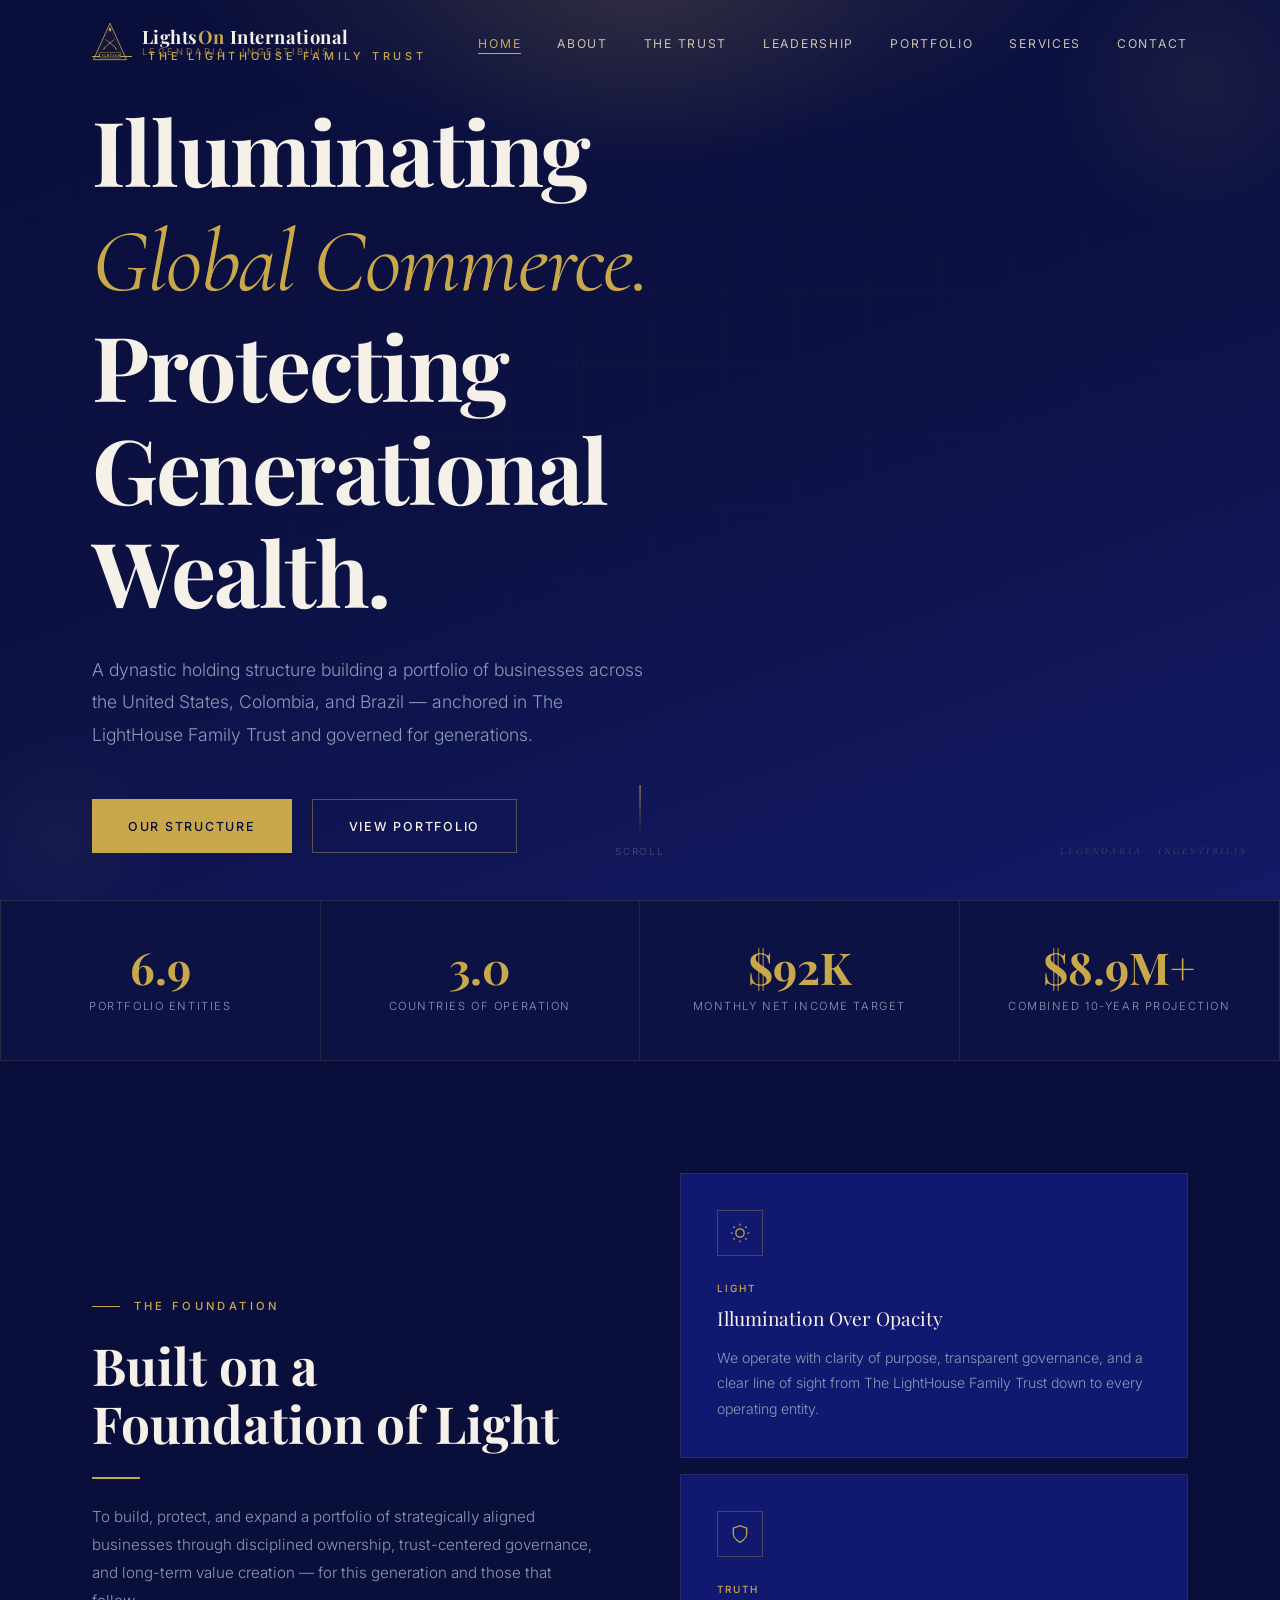
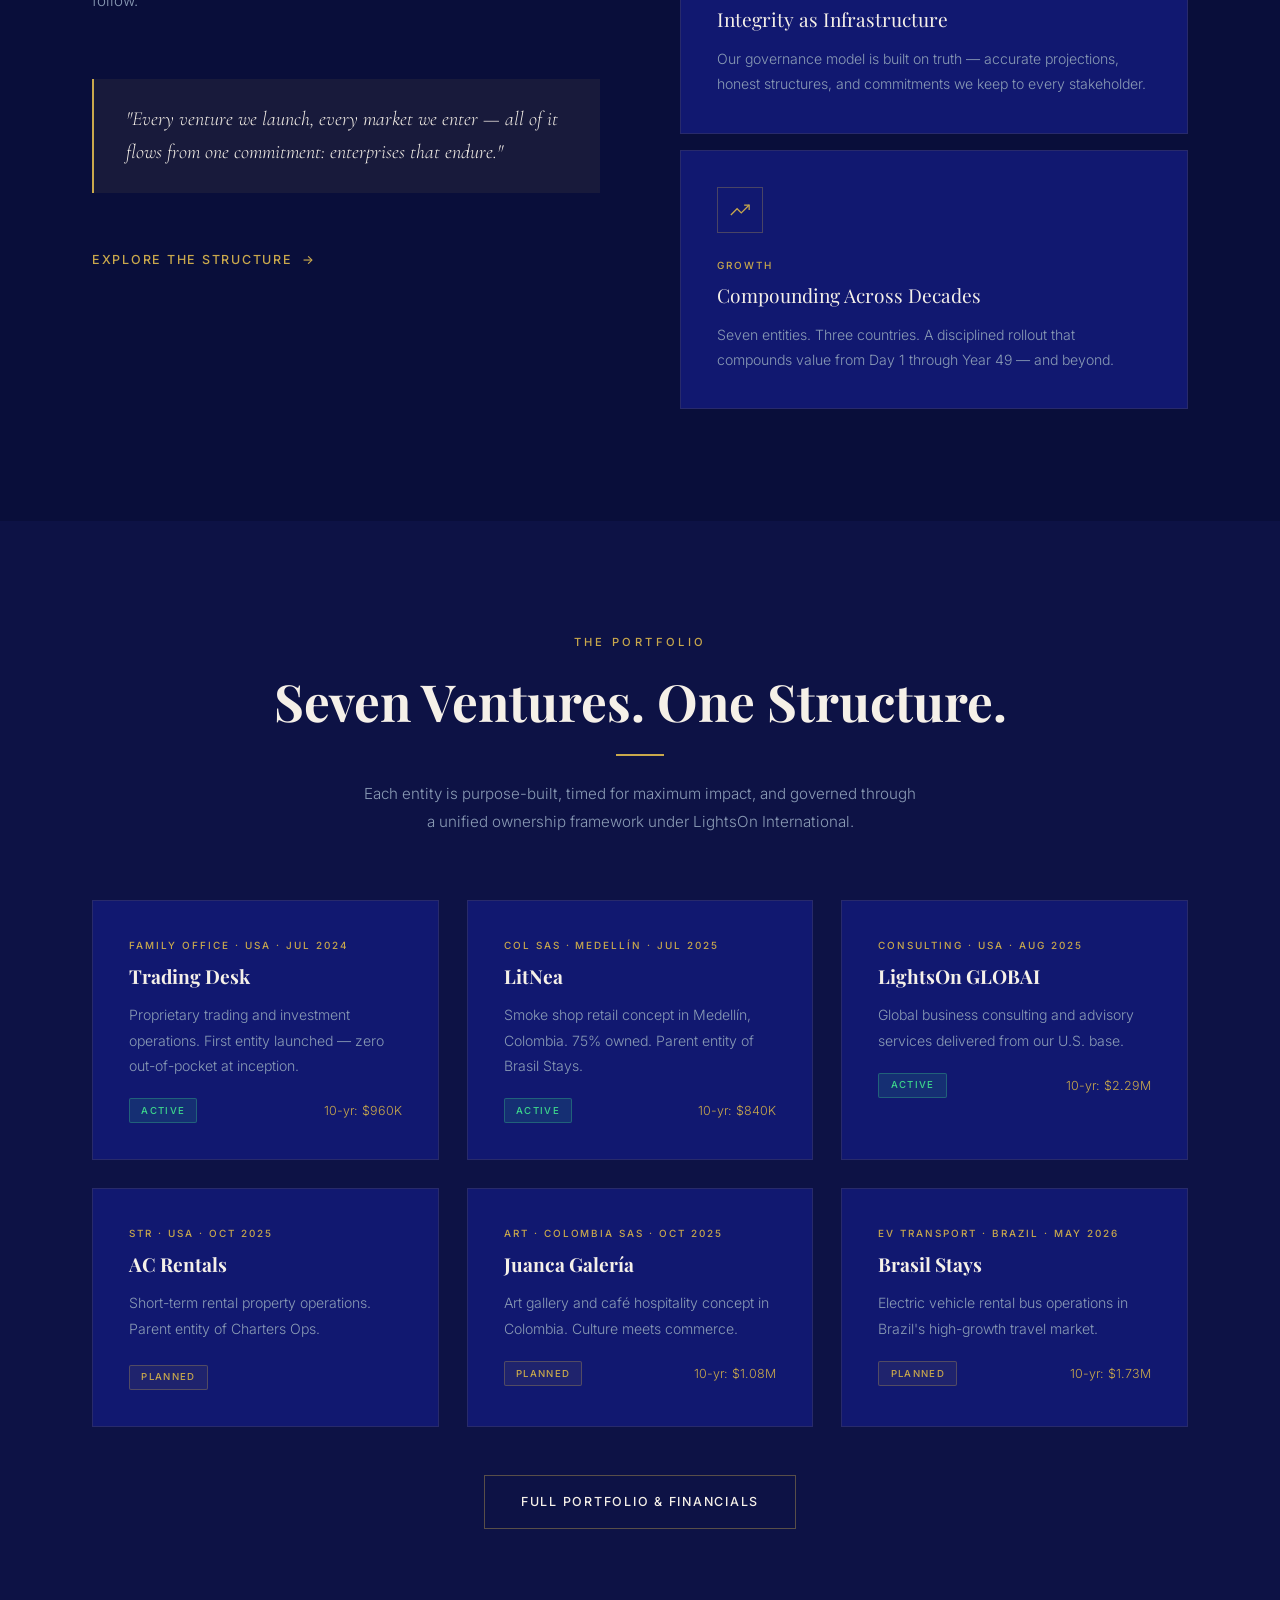
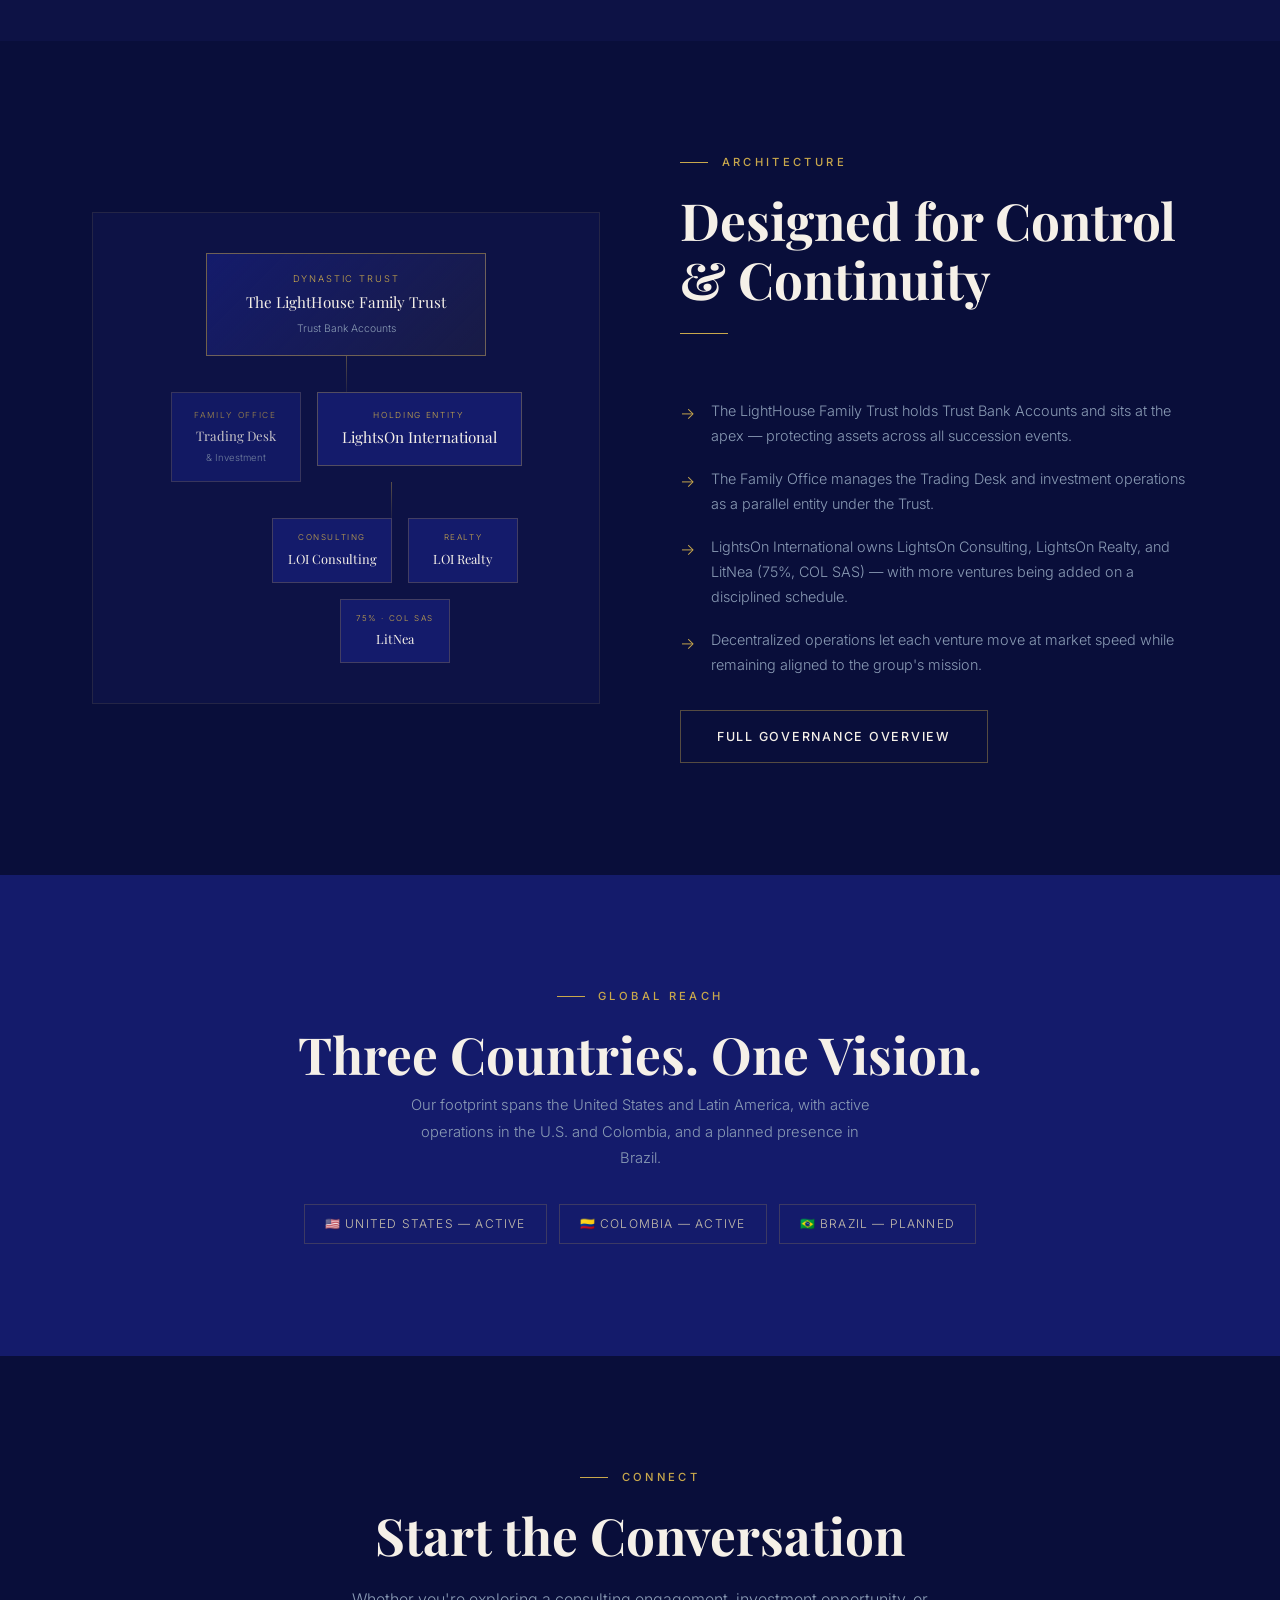
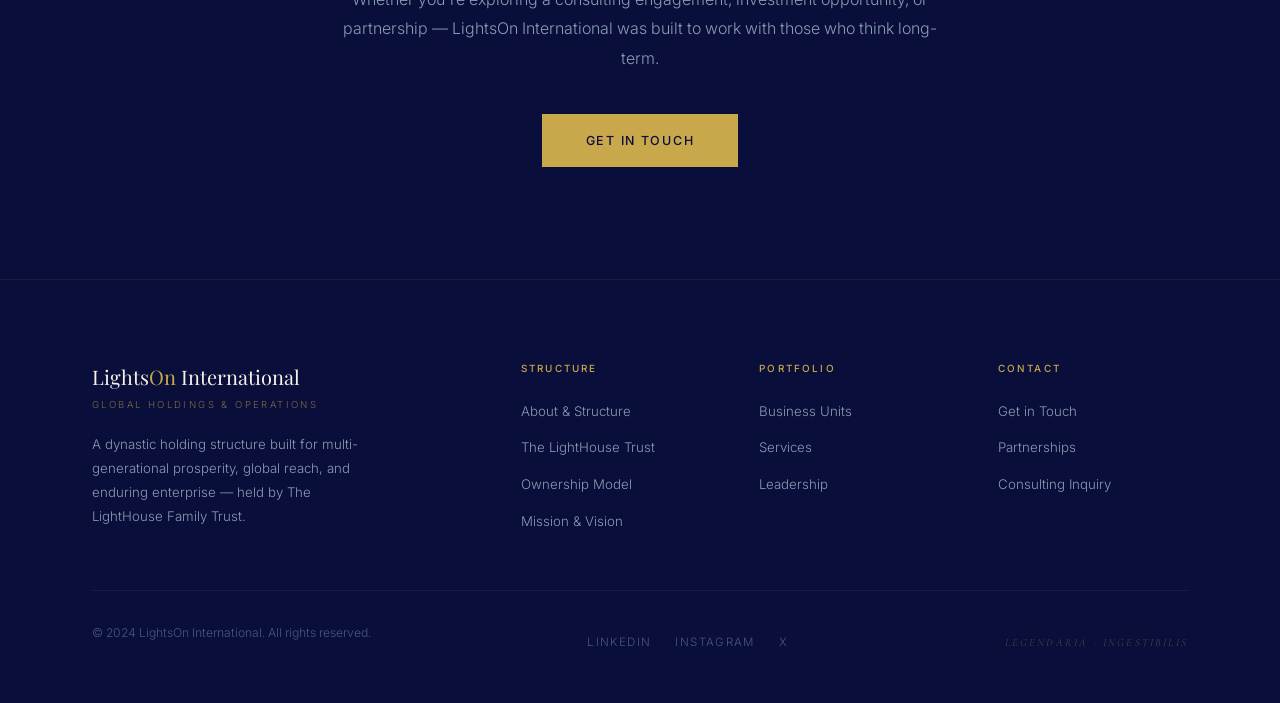
<file: index.html>
<!DOCTYPE html>
<html lang="en">
<head>
  <meta charset="UTF-8"/>
  <meta name="viewport" content="width=device-width, initial-scale=1.0"/>
  <title>LightsOn International — Illuminating Global Commerce</title>
  <meta name="description" content="LightsOn International is a dynastic holding structure building a portfolio of businesses across the United States, Colombia, and Brazil."/>

  <!-- SEO -->
  <meta name="robots" content="index, follow"/>
  <meta name="theme-color" content="#0D1245"/>
  <link rel="canonical" href="https://lightsoninternational.com/"/>
  <!-- Open Graph -->
  <meta property="og:type" content="website"/>
  <meta property="og:site_name" content="LightsOn International"/>
  <meta property="og:title" content="LightsOn International — Illuminating Global Commerce"/>
  <meta property="og:description" content="A dynastic holding structure building a portfolio of businesses across the United States, Colombia, and Brazil — anchored in The LightHouse Family Trust."/>
  <meta property="og:url" content="https://lightsoninternational.com/"/>
  <meta property="og:image" content="https://lightsoninternational.com/assets/og-image.jpg"/>
  <!-- Twitter Card -->
  <meta name="twitter:card" content="summary_large_image"/>
  <meta name="twitter:title" content="LightsOn International — Illuminating Global Commerce"/>
  <meta name="twitter:description" content="A dynastic holding structure building a portfolio of businesses across the United States, Colombia, and Brazil — anchored in The LightHouse Family Trust."/>
  <meta name="twitter:image" content="https://lightsoninternational.com/assets/og-image.jpg"/>
  <link rel="stylesheet" href="css/styles.css"/>
  <link rel="stylesheet" href="css/images.css"/>
</head>
<body>

<!-- NAV -->
<nav class="nav" role="navigation" aria-label="Main navigation">
  <div class="nav__inner">
    <a href="index.html" class="nav__logo" aria-label="LightsOn International home">
      <!-- Triangle mark -->
      <svg class="nav__logo-svg" viewBox="0 0 60 68" fill="none" aria-hidden="true">
        <polygon points="30,2 58,64 2,64" stroke="#C9A84C" stroke-width="1.4" fill="rgba(201,168,76,0.04)"/>
        <polygon points="30,12 52,58 8,58" stroke="rgba(201,168,76,0.2)" stroke-width="0.6" fill="none"/>
        <path d="M26,16 L30,8 L34,16 L32,13 L30,17 L28,13Z" fill="#C9A84C"/>
        <line x1="20" y1="44" x2="37" y2="30" stroke="#C9A84C" stroke-width="1.2" stroke-linecap="round"/>
        <polygon points="20,44 17,48 22,45" fill="#C9A84C"/>
        <line x1="40" y1="44" x2="23" y2="30" stroke="#C9A84C" stroke-width="1.2" stroke-linecap="round"/>
        <polygon points="40,44 43,48 38,45" fill="#C9A84C"/>
        <rect x="12" y="52" width="36" height="9" rx="1" fill="rgba(9,14,58,0.9)" stroke="#C9A84C" stroke-width="0.8"/>
        <text x="30" y="59.5" text-anchor="middle" font-family="serif" font-size="5.5" font-weight="700" fill="#C9A84C" letter-spacing="1">LIGHTSON</text>
      </svg>
      <div class="nav__logo-text">
        <div class="nav__logo-name">Lights<span>On</span> International</div>
        <div class="nav__logo-sub">Legendaria · Ingestibilis</div>
      </div>
    </a>
    <ul class="nav__links" role="list">
      <li><a href="index.html">Home</a></li>
      <li><a href="about.html">About</a></li>
      <li><a href="trust.html">The Trust</a></li>
      <li><a href="leadership.html">Leadership</a></li>
      <li><a href="businesses.html">Portfolio</a></li>
      <li><a href="services.html">Services</a></li>
      <li><a href="contact.html">Contact</a></li>
    </ul>
    <button class="nav__toggle" aria-label="Toggle menu" aria-expanded="false">
      <span></span><span></span><span></span>
    </button>
  </div>
</nav>

<!-- HERO -->
<section class="hero" aria-label="Hero">
  <div class="light-ray" aria-hidden="true"></div>
  <div class="grid-overlay" aria-hidden="true"></div>
  <!-- Decorative light orbs -->
  <div class="light-symbol" style="top:-80px;right:-80px;" aria-hidden="true"></div>
  <div class="light-symbol" style="bottom:-60px;left:-60px;width:240px;height:240px;opacity:.6;" aria-hidden="true"></div>

  <div class="hero__content">
    <p class="hero__eyebrow">The LightHouse Family Trust</p>
    <h1 class="hero__headline">
      Illuminating<br>
      <em class="italic-gold">Global Commerce.</em><br>
      Protecting Generational Wealth.
    </h1>
    <p class="hero__sub">
      A dynastic holding structure building a portfolio of businesses across
      the United States, Colombia, and Brazil — anchored in The LightHouse
      Family Trust and governed for generations.
    </p>
    <div class="hero__actions">
      <a href="about.html" class="btn btn--gold">Our Structure</a>
      <a href="businesses.html" class="btn btn--outline">View Portfolio</a>
    </div>
  </div>
  <div class="hero__motto" aria-hidden="true">Legendaria · Ingestibilis</div>
  <div class="hero__scroll" aria-hidden="true">
    <div class="hero__scroll-line"></div>
    <span>Scroll</span>
  </div>
</section>

<!-- STATS -->
<div class="stats-bar" aria-label="Key metrics">
  <div class="stat fi">
    <div class="stat__num"><span data-count="7" data-suffix="">7</span></div>
    <div class="stat__label">Portfolio Entities</div>
  </div>
  <div class="stat fi">
    <div class="stat__num"><span data-count="3" data-suffix="">3</span></div>
    <div class="stat__label">Countries of Operation</div>
  </div>
  <div class="stat fi">
    <div class="stat__num">$<span data-count="94.2" data-suffix="K">94.2K</span></div>
    <div class="stat__label">Monthly Net Income Target</div>
  </div>
  <div class="stat fi">
    <div class="stat__num">$<span data-count="9" data-suffix="M+">9M+</span></div>
    <div class="stat__label">Combined 10-Year Projection</div>
  </div>
</div>

<!-- MISSION / PRINCIPLES -->
<section class="section section--dark" aria-labelledby="mission-h">
  <div class="container">
    <div class="grid-2" style="gap:5rem;align-items:center;">
      <div class="fi fi--left">
        <div class="sh">
          <p class="overline">The Foundation</p>
          <h2 id="mission-h">Built on a<br>Foundation of Light</h2>
          <div class="rule"></div>
          <p class="sh__body">
            To build, protect, and expand a portfolio of strategically aligned
            businesses through disciplined ownership, trust-centered governance,
            and long-term value creation — for this generation and those that follow.
          </p>
        </div>
        <div class="callout">
          <p>"Every venture we launch, every market we enter — all of it flows from one commitment: enterprises that endure."</p>
        </div>
        <a href="about.html" class="btn btn--ghost">Explore the Structure</a>
      </div>
      <div>
        <div style="display:flex;flex-direction:column;gap:1rem;">
          <div class="card fi" data-delay="0">
            <div class="card__icon" aria-hidden="true">
              <svg width="20" height="20" viewBox="0 0 24 24" fill="none" stroke="currentColor" stroke-width="1.5"><circle cx="12" cy="12" r="5"/><line x1="12" y1="1" x2="12" y2="3"/><line x1="12" y1="21" x2="12" y2="23"/><line x1="4.22" y1="4.22" x2="5.64" y2="5.64"/><line x1="18.36" y1="18.36" x2="19.78" y2="19.78"/><line x1="1" y1="12" x2="3" y2="12"/><line x1="21" y1="12" x2="23" y2="12"/><line x1="4.22" y1="19.78" x2="5.64" y2="18.36"/><line x1="18.36" y1="5.64" x2="19.78" y2="4.22"/></svg>
            </div>
            <div class="card__eyebrow">Light</div>
            <div class="card__title">Illumination Over Opacity</div>
            <p class="card__body">We operate with clarity of purpose, transparent governance, and a clear line of sight from The LightHouse Family Trust down to every operating entity.</p>
          </div>
          <div class="card fi" data-delay="0.1">
            <div class="card__icon" aria-hidden="true">
              <svg width="20" height="20" viewBox="0 0 24 24" fill="none" stroke="currentColor" stroke-width="1.5"><path d="M12 22s8-4 8-10V5l-8-3-8 3v7c0 6 8 10 8 10z"/></svg>
            </div>
            <div class="card__eyebrow">Truth</div>
            <div class="card__title">Integrity as Infrastructure</div>
            <p class="card__body">Our governance model is built on truth — accurate projections, honest structures, and commitments we keep to every stakeholder.</p>
          </div>
          <div class="card fi" data-delay="0.2">
            <div class="card__icon" aria-hidden="true">
              <svg width="20" height="20" viewBox="0 0 24 24" fill="none" stroke="currentColor" stroke-width="1.5"><polyline points="23 6 13.5 15.5 8.5 10.5 1 18"/><polyline points="17 6 23 6 23 12"/></svg>
            </div>
            <div class="card__eyebrow">Growth</div>
            <div class="card__title">Compounding Across Decades</div>
            <p class="card__body">Seven entities. Three countries. A disciplined rollout that compounds value from Day 1 through Year 49 — and beyond.</p>
          </div>
        </div>
      </div>
    </div>
  </div>
</section>

<!-- PORTFOLIO PREVIEW -->
<section class="section section--navy" aria-labelledby="portfolio-h">
  <div class="container">
    <div class="sh sh--center fi">
      <p class="overline">The Portfolio</p>
      <h2 id="portfolio-h">Seven Ventures. One Structure.</h2>
      <div class="rule rule--center"></div>
      <p class="sh__body">Each entity is purpose-built, timed for maximum impact, and governed through a unified ownership framework under LightsOn International.</p>
    </div>
    <div class="grid-3" style="margin-bottom:3rem;">
      <article class="card fi" data-delay="0">
        <div class="card__eyebrow">Family Office · USA · Jul 2024</div>
        <h3 class="card__title">Trading Desk</h3>
        <p class="card__body">Proprietary trading and investment operations. First entity launched — zero out-of-pocket at inception.</p>
        <div style="margin-top:1.25rem;display:flex;align-items:center;justify-content:space-between;">
          <span class="badge badge--active">Active</span>
          <span style="font-size:0.78rem;color:var(--gold);">10-yr: $960K</span>
        </div>
      </article>
      <article class="card fi" data-delay="0.08">
        <div class="card__eyebrow">COL SAS · Medellín · Jul 2025</div>
        <h3 class="card__title">LitNea</h3>
        <p class="card__body">Smoke shop retail concept in Medellín, Colombia. 75% owned. Parent entity of Brasil Stays.</p>
        <div style="margin-top:1.25rem;display:flex;align-items:center;justify-content:space-between;">
          <span class="badge badge--active">Active</span>
          <span style="font-size:0.78rem;color:var(--gold);">10-yr: $840K</span>
        </div>
      </article>
      <article class="card fi" data-delay="0.16">
        <div class="card__eyebrow">Consulting · USA · Aug 2025</div>
        <h3 class="card__title">LightsOn GLOBAI</h3>
        <p class="card__body">Global business consulting and advisory services delivered from our U.S. base.</p>
        <div style="margin-top:1.25rem;display:flex;align-items:center;justify-content:space-between;">
          <span class="badge badge--active">Active</span>
          <span style="font-size:0.78rem;color:var(--gold);">10-yr: $2.29M</span>
        </div>
      </article>
      <article class="card fi" data-delay="0.0">
        <div class="card__eyebrow">STR · USA · Oct 2025</div>
        <h3 class="card__title">AC Rentals</h3>
        <p class="card__body">Short-term rental property operations. Parent entity of Charters Ops.</p>
        <div style="margin-top:1.25rem;">
          <span class="badge badge--planned">Planned</span>
        </div>
      </article>
      <article class="card fi" data-delay="0.08">
        <div class="card__eyebrow">Art · Colombia SAS · Oct 2025</div>
        <h3 class="card__title">Juanca Galería</h3>
        <p class="card__body">Art gallery and café hospitality concept in Colombia. Culture meets commerce.</p>
        <div style="margin-top:1.25rem;display:flex;align-items:center;justify-content:space-between;">
          <span class="badge badge--planned">Planned</span>
          <span style="font-size:0.78rem;color:var(--gold);">10-yr: $1.08M</span>
        </div>
      </article>
      <article class="card fi" data-delay="0.16">
        <div class="card__eyebrow">EV Transport · Brazil · May 2026</div>
        <h3 class="card__title">Brasil Stays</h3>
        <p class="card__body">Electric vehicle rental bus operations in Brazil's high-growth travel market.</p>
        <div style="margin-top:1.25rem;display:flex;align-items:center;justify-content:space-between;">
          <span class="badge badge--planned">Planned</span>
          <span style="font-size:0.78rem;color:var(--gold);">10-yr: $1.73M</span>
        </div>
      </article>
    </div>
    <div style="text-align:center;">
      <a href="businesses.html" class="btn btn--outline">Full Portfolio &amp; Financials</a>
    </div>
  </div>
</section>

<!-- STRUCTURE OVERVIEW -->
<section class="section section--dark" aria-labelledby="struct-h">
  <div class="container">
    <div class="grid-2" style="gap:5rem;align-items:center;">
      <!-- Mini org chart -->
      <div class="fi fi--left">
        <div class="org" style="padding:2.5rem;background:var(--bg-navy);border:1px solid rgba(201,168,76,0.12);">
          <div style="margin-bottom:0;display:flex;justify-content:center;">
            <div class="org-node org-node--apex" style="max-width:280px;width:100%;">
              <div class="org-node__label">Dynastic Trust</div>
              <div class="org-node__name">The LightHouse Family Trust</div>
              <div class="org-node__sub" style="margin-top:.25rem;font-size:.65rem;color:var(--gray);">Trust Bank Accounts</div>
            </div>
          </div>
          <div class="org-connector"></div>
          <!-- Side branch: Family Office -->
          <div style="display:flex;gap:1rem;justify-content:center;margin-bottom:0;">
            <div style="display:flex;flex-direction:column;align-items:center;opacity:.8;">
              <div class="org-node" style="min-width:130px;padding:.9rem 1rem;">
                <div class="org-node__label" style="font-size:.52rem;">Family Office</div>
                <div class="org-node__name" style="font-size:.82rem;">Trading Desk</div>
                <div class="org-node__sub" style="font-size:.6rem;">&amp; Investment</div>
              </div>
            </div>
            <div style="display:flex;flex-direction:column;align-items:center;">
              <div class="org-node org-node--holding" style="min-width:160px;padding:.9rem 1.5rem;">
                <div class="org-node__label" style="font-size:.52rem;">Holding Entity</div>
                <div class="org-node__name">LightsOn International</div>
              </div>
            </div>
          </div>
          <div class="org-connector" style="margin-left:calc(50% + 45px);"></div>
          <div class="org-row" style="margin-left:calc(50% - 115px);">
            <div class="org-node" style="min-width:110px;padding:.75rem .9rem;font-size:.8rem;">
              <div class="org-node__label" style="font-size:.5rem;">Consulting</div>
              <div class="org-node__name" style="font-size:.8rem;">LOI Consulting</div>
            </div>
            <div class="org-node" style="min-width:110px;padding:.75rem .9rem;">
              <div class="org-node__label" style="font-size:.5rem;">Realty</div>
              <div class="org-node__name" style="font-size:.8rem;">LOI Realty</div>
            </div>
            <div class="org-node" style="min-width:110px;padding:.75rem .9rem;">
              <div class="org-node__label" style="font-size:.5rem;">75% · COL SAS</div>
              <div class="org-node__name" style="font-size:.8rem;">LitNea</div>
            </div>
          </div>
        </div>
      </div>
      <div class="fi fi--right">
        <div class="sh">
          <p class="overline">Architecture</p>
          <h2 id="struct-h">Designed for Control &amp; Continuity</h2>
          <div class="rule"></div>
        </div>
        <ul style="list-style:none;display:flex;flex-direction:column;gap:1.1rem;">
          <li style="display:flex;gap:1rem;align-items:flex-start;">
            <span style="color:var(--gold);flex-shrink:0;margin-top:.15rem;">→</span>
            <span style="font-size:.9rem;color:var(--gray);line-height:1.75;">The LightHouse Family Trust holds Trust Bank Accounts and sits at the apex — protecting assets across all succession events.</span>
          </li>
          <li style="display:flex;gap:1rem;align-items:flex-start;">
            <span style="color:var(--gold);flex-shrink:0;margin-top:.15rem;">→</span>
            <span style="font-size:.9rem;color:var(--gray);line-height:1.75;">The Family Office manages the Trading Desk and investment operations as a parallel entity under the Trust.</span>
          </li>
          <li style="display:flex;gap:1rem;align-items:flex-start;">
            <span style="color:var(--gold);flex-shrink:0;margin-top:.15rem;">→</span>
            <span style="font-size:.9rem;color:var(--gray);line-height:1.75;">LightsOn International owns LightsOn Consulting, LightsOn Realty, and LitNea (75%, COL SAS) — with more ventures being added on a disciplined schedule.</span>
          </li>
          <li style="display:flex;gap:1rem;align-items:flex-start;">
            <span style="color:var(--gold);flex-shrink:0;margin-top:.15rem;">→</span>
            <span style="font-size:.9rem;color:var(--gray);line-height:1.75;">Decentralized operations let each venture move at market speed while remaining aligned to the group's mission.</span>
          </li>
        </ul>
        <div style="margin-top:2rem;">
          <a href="about.html" class="btn btn--outline">Full Governance Overview</a>
        </div>
      </div>
    </div>
  </div>
</section>

<!-- GLOBAL PRESENCE -->
<section class="section section--mid" aria-labelledby="global-h">
  <div class="container" style="text-align:center;">
    <div class="fi">
      <p class="overline" style="justify-content:center;">Global Reach</p>
      <h2 id="global-h" style="margin-bottom:.5rem;">Three Countries. One Vision.</h2>
      <p style="color:var(--gray);max-width:480px;margin:0 auto 2rem;font-size:.92rem;line-height:1.8;">
        Our footprint spans the United States and Latin America, with active operations in the U.S. and Colombia, and a planned presence in Brazil.
      </p>
      <div class="jtag-row" style="justify-content:center;">
        <div class="jtag">🇺🇸 United States — Active</div>
        <div class="jtag">🇨🇴 Colombia — Active</div>
        <div class="jtag">🇧🇷 Brazil — Planned</div>
      </div>
    </div>
  </div>
</section>

<!-- CTA -->
<section class="section section--dark" aria-label="Call to action">
  <div class="container" style="text-align:center;max-width:660px;">
    <div class="fi">
      <p class="overline" style="justify-content:center;">Connect</p>
      <h2 style="margin-bottom:1.25rem;">Start the Conversation</h2>
      <p style="color:var(--gray);margin-bottom:2.5rem;line-height:1.85;">
        Whether you're exploring a consulting engagement, investment opportunity, or partnership — LightsOn International was built to work with those who think long-term.
      </p>
      <a href="contact.html" class="btn btn--gold" style="padding:1rem 2.75rem;">Get in Touch</a>
    </div>
  </div>
</section>

<!-- FOOTER -->
<footer class="footer" role="contentinfo">
  <div class="container">
    <div class="footer__grid">
      <div>
        <div class="footer__brand-name">Lights<span>On</span> International</div>
        <div class="footer__brand-sub">Global Holdings &amp; Operations</div>
        <p class="footer__brand-body">A dynastic holding structure built for multi-generational prosperity, global reach, and enduring enterprise — held by The LightHouse Family Trust.</p>
      </div>
      <div>
        <div class="footer__col-title">Structure</div>
        <ul class="footer__links">
          <li><a href="about.html">About &amp; Structure</a></li>
          <li><a href="about.html#trust">The LightHouse Trust</a></li>
          <li><a href="about.html#ownership">Ownership Model</a></li>
          <li><a href="about.html#mission">Mission &amp; Vision</a></li>
        </ul>
      </div>
      <div>
        <div class="footer__col-title">Portfolio</div>
        <ul class="footer__links">
          <li><a href="businesses.html">Business Units</a></li>
          <li><a href="services.html">Services</a></li>
          <li><a href="leadership.html">Leadership</a></li>
        </ul>
      </div>
      <div>
        <div class="footer__col-title">Contact</div>
        <ul class="footer__links">
          <li><a href="contact.html">Get in Touch</a></li>
          <li><a href="contact.html">Partnerships</a></li>
          <li><a href="contact.html">Consulting Inquiry</a></li>
        </ul>
      </div>
    </div>
    <div class="footer__bottom">
      <p class="footer__copy">&copy; 2024 LightsOn International. All rights reserved.</p>
      <div style="display:flex;gap:1.5rem;align-items:center;">
        <a href="#" aria-label="LinkedIn" style="color:var(--gray-dark);font-size:.72rem;letter-spacing:.12em;text-transform:uppercase;transition:color var(--trans);" onmouseover="this.style.color='var(--gold)'" onmouseout="this.style.color='var(--gray-dark)'">LinkedIn</a>
        <a href="#" aria-label="Instagram" style="color:var(--gray-dark);font-size:.72rem;letter-spacing:.12em;text-transform:uppercase;transition:color var(--trans);" onmouseover="this.style.color='var(--gold)'" onmouseout="this.style.color='var(--gray-dark)'">Instagram</a>
        <a href="#" aria-label="Twitter/X" style="color:var(--gray-dark);font-size:.72rem;letter-spacing:.12em;text-transform:uppercase;transition:color var(--trans);" onmouseover="this.style.color='var(--gold)'" onmouseout="this.style.color='var(--gray-dark)'">X</a>
      </div>
      <p class="footer__motto">Legendaria &middot; Ingestibilis</p>
    </div>
  </div>
</footer>

<script src="js/main.js"></script>
</body>
</html>
</file>
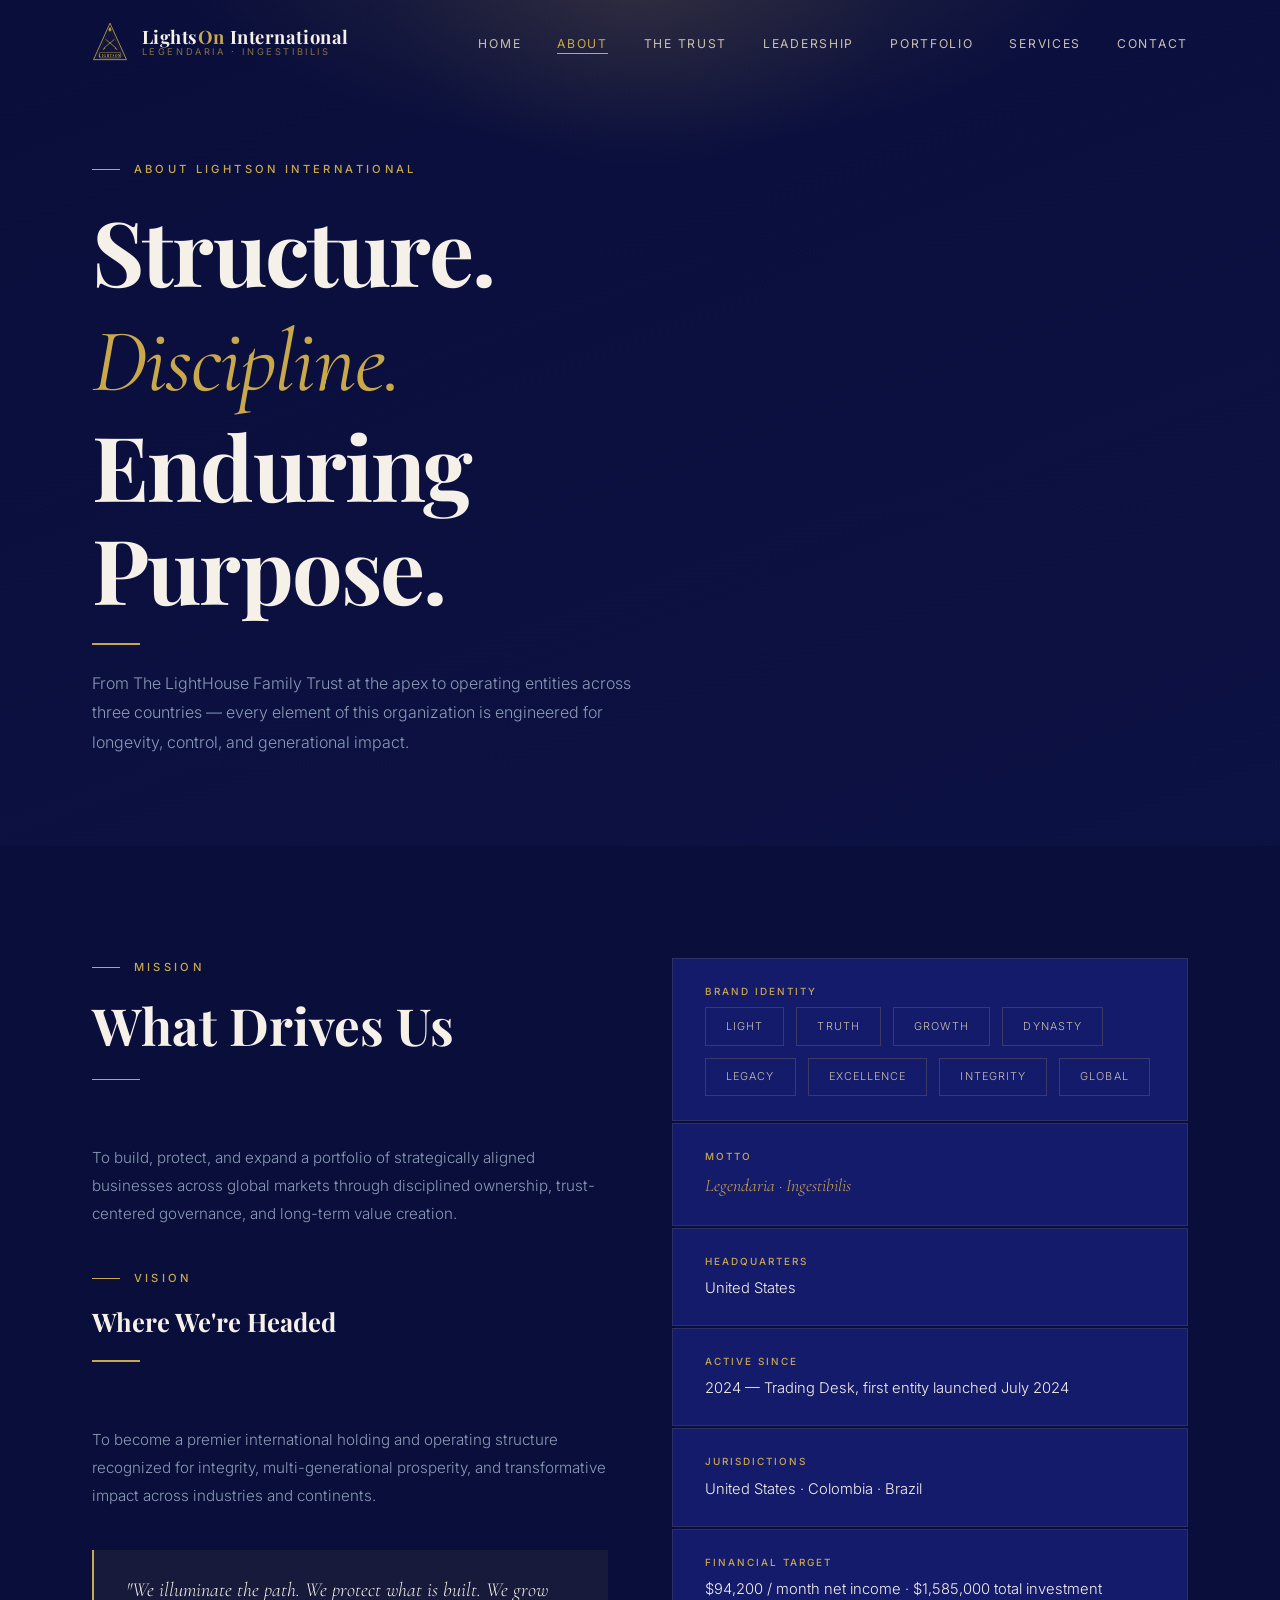
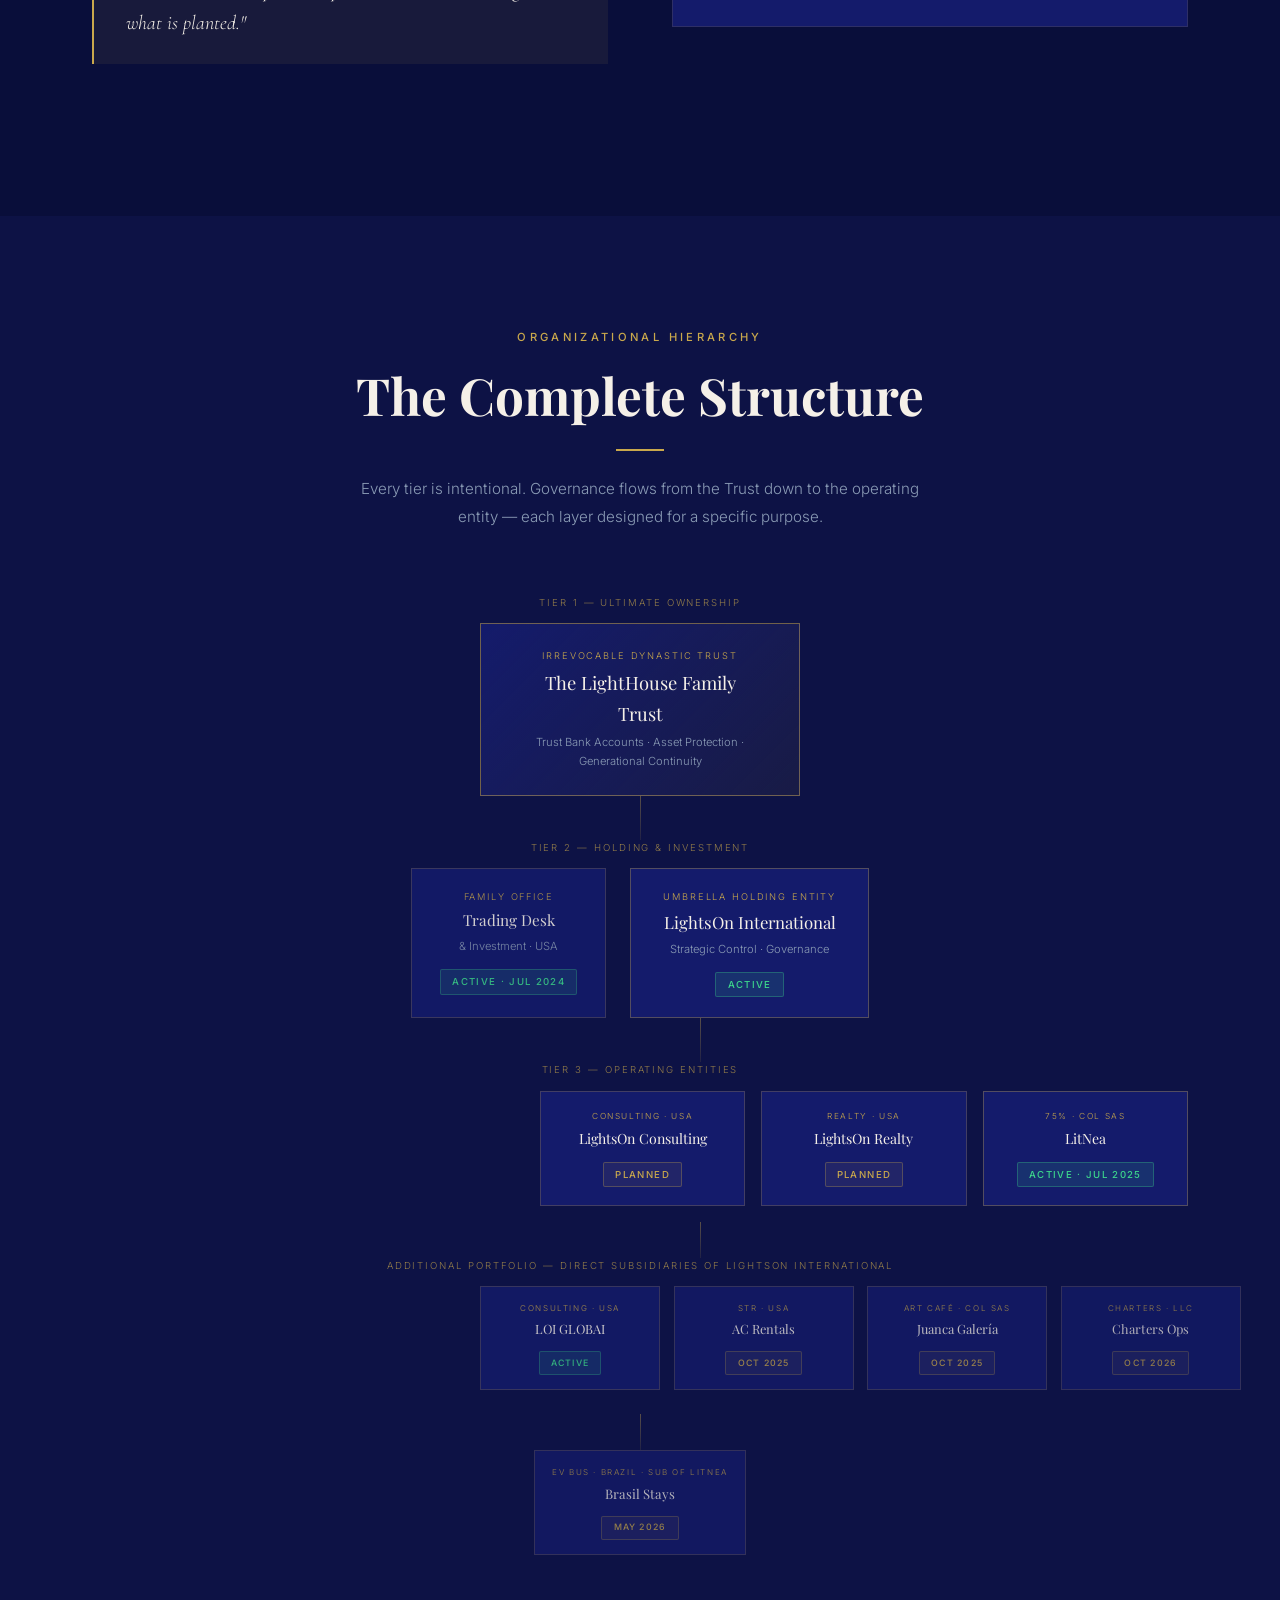
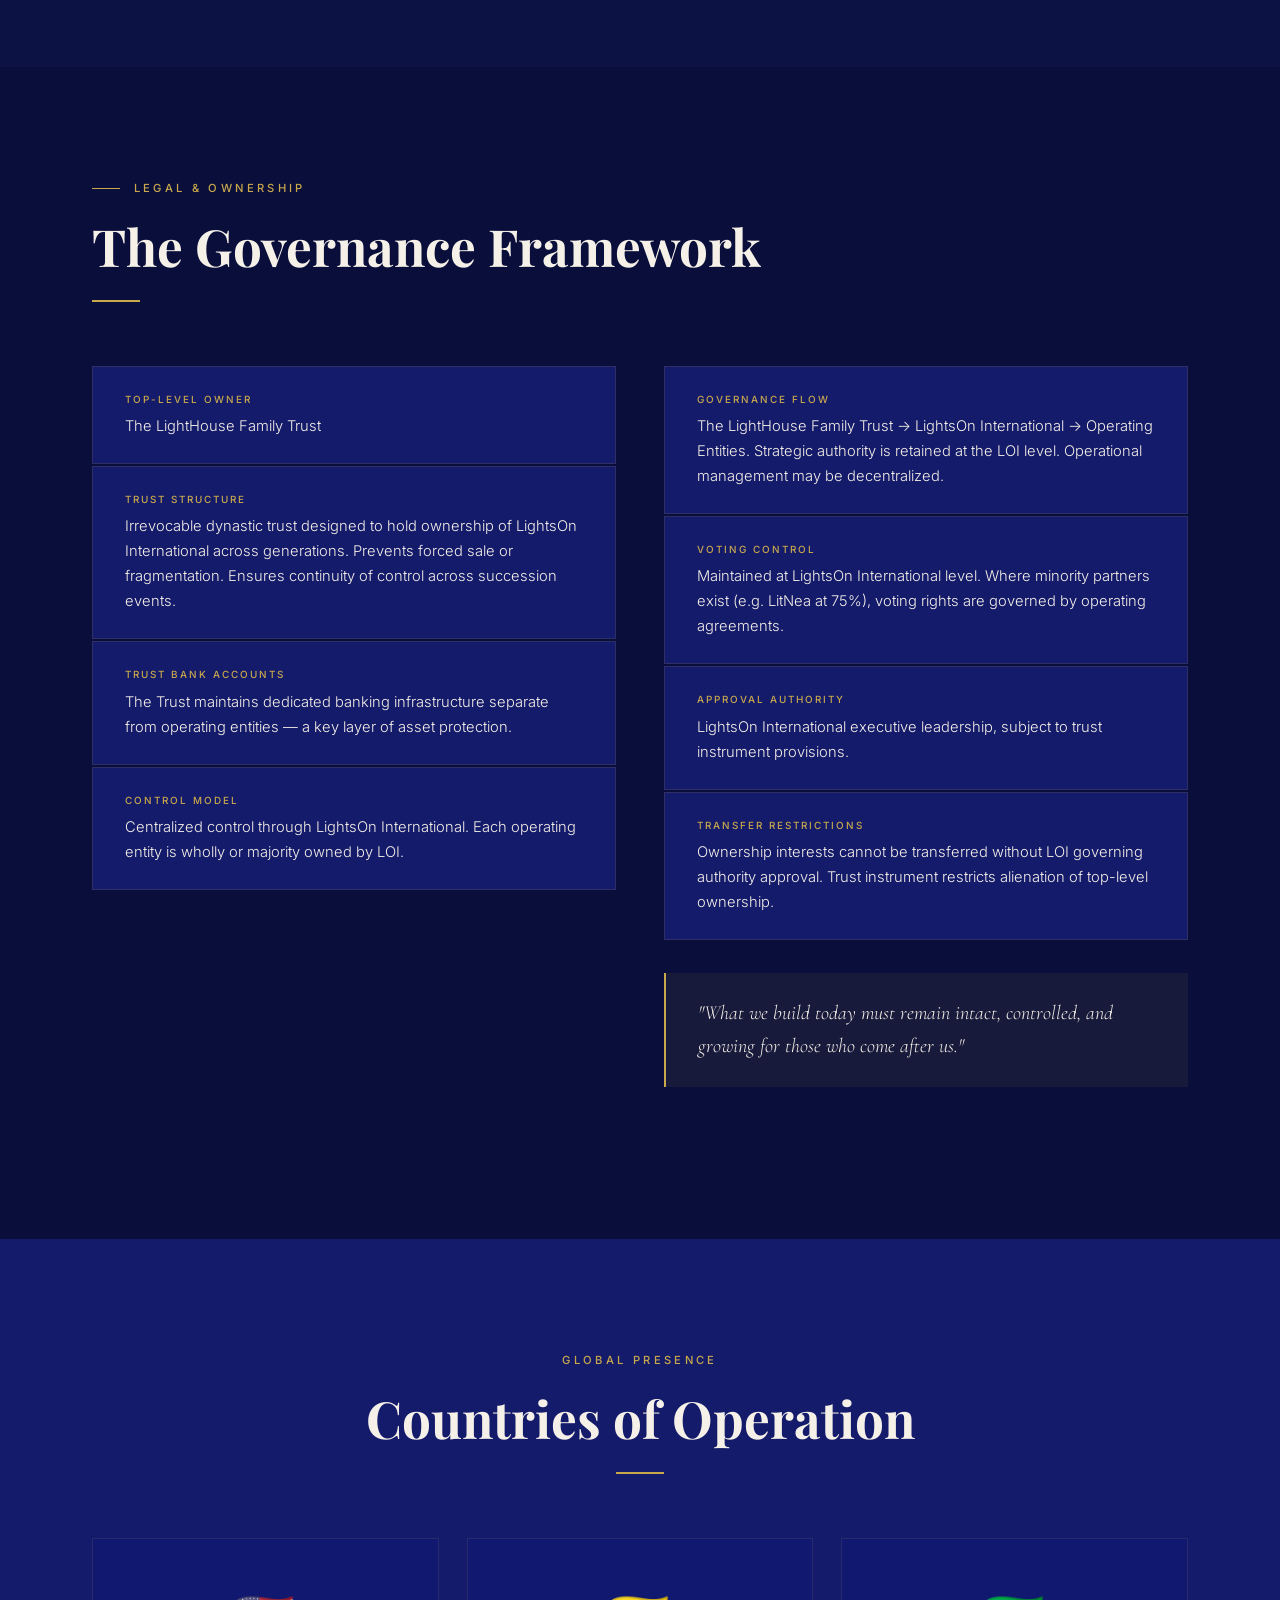
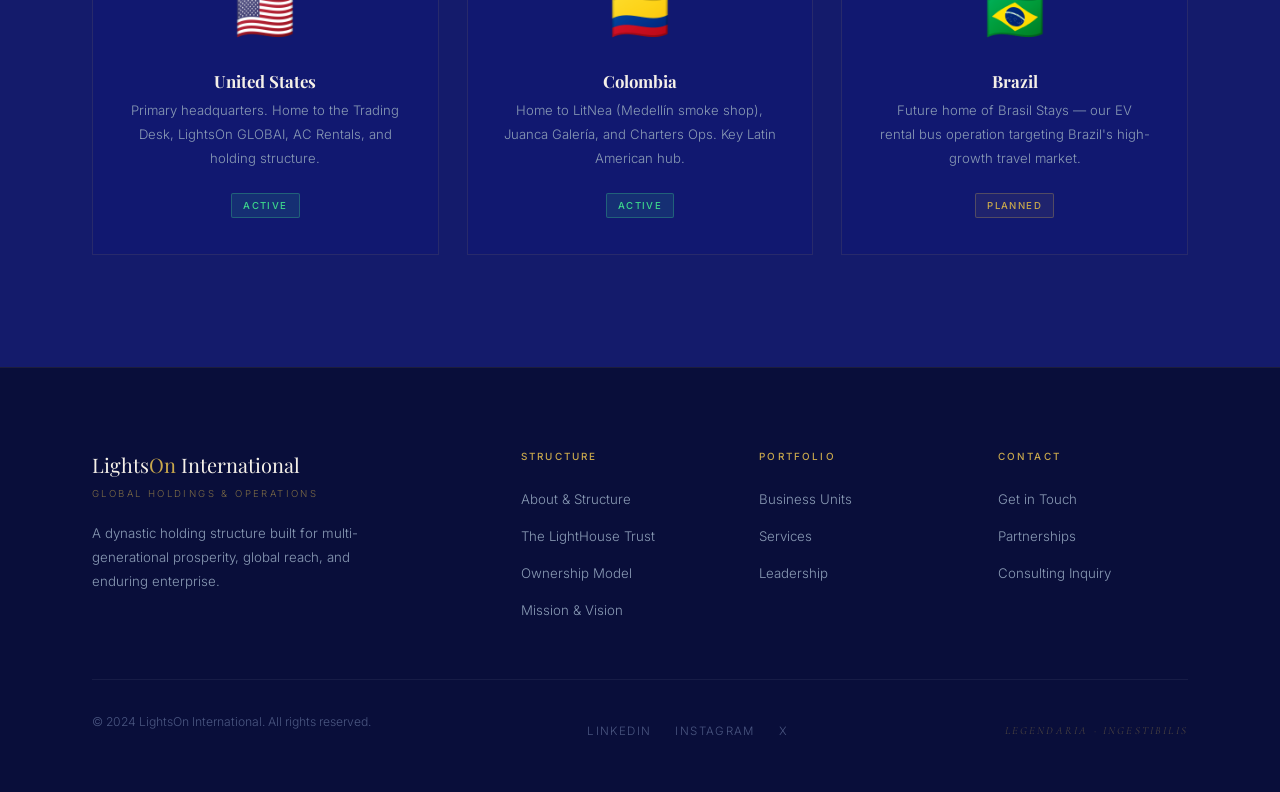
<file: about.html>
<!DOCTYPE html>
<html lang="en">
<head>
  <meta charset="UTF-8"/>
  <meta name="viewport" content="width=device-width, initial-scale=1.0"/>
  <title>About &amp; Structure — LightsOn International</title>
  <meta name="description" content="The LightHouse Family Trust, LightsOn International's ownership model, organizational hierarchy, mission, vision, and governance framework."/>

  <!-- SEO -->
  <meta name="robots" content="index, follow"/>
  <meta name="theme-color" content="#0D1245"/>
  <link rel="canonical" href="https://lightsoninternational.com/about.html"/>
  <!-- Open Graph -->
  <meta property="og:type" content="website"/>
  <meta property="og:site_name" content="LightsOn International"/>
  <meta property="og:title" content="About & Structure — LightsOn International"/>
  <meta property="og:description" content="The LightHouse Family Trust, organizational hierarchy, ownership model, mission, vision, and governance framework of LightsOn International."/>
  <meta property="og:url" content="https://lightsoninternational.com/about.html"/>
  <meta property="og:image" content="https://lightsoninternational.com/assets/og-image.jpg"/>
  <!-- Twitter Card -->
  <meta name="twitter:card" content="summary_large_image"/>
  <meta name="twitter:title" content="About & Structure — LightsOn International"/>
  <meta name="twitter:description" content="The LightHouse Family Trust, organizational hierarchy, ownership model, mission, vision, and governance framework of LightsOn International."/>
  <meta name="twitter:image" content="https://lightsoninternational.com/assets/og-image.jpg"/>
  <link rel="stylesheet" href="css/styles.css"/>
  <link rel="stylesheet" href="css/images.css"/>
</head>
<body>

<!-- NAV -->
<nav class="nav" role="navigation" aria-label="Main navigation">
  <div class="nav__inner">
    <a href="index.html" class="nav__logo">
      <svg class="nav__logo-svg" viewBox="0 0 60 68" fill="none" aria-hidden="true">
        <polygon points="30,2 58,64 2,64" stroke="#C9A84C" stroke-width="1.4" fill="rgba(201,168,76,0.04)"/>
        <polygon points="30,12 52,58 8,58" stroke="rgba(201,168,76,0.2)" stroke-width="0.6" fill="none"/>
        <path d="M26,16 L30,8 L34,16 L32,13 L30,17 L28,13Z" fill="#C9A84C"/>
        <line x1="20" y1="44" x2="37" y2="30" stroke="#C9A84C" stroke-width="1.2" stroke-linecap="round"/>
        <polygon points="20,44 17,48 22,45" fill="#C9A84C"/>
        <line x1="40" y1="44" x2="23" y2="30" stroke="#C9A84C" stroke-width="1.2" stroke-linecap="round"/>
        <polygon points="40,44 43,48 38,45" fill="#C9A84C"/>
        <rect x="12" y="52" width="36" height="9" rx="1" fill="rgba(9,14,58,0.9)" stroke="#C9A84C" stroke-width="0.8"/>
        <text x="30" y="59.5" text-anchor="middle" font-family="serif" font-size="5.5" font-weight="700" fill="#C9A84C" letter-spacing="1">LIGHTSON</text>
      </svg>
      <div class="nav__logo-text">
        <div class="nav__logo-name">Lights<span>On</span> International</div>
        <div class="nav__logo-sub">Legendaria · Ingestibilis</div>
      </div>
    </a>
    <ul class="nav__links" role="list">
      <li><a href="index.html">Home</a></li>
      <li><a href="about.html">About</a></li>
      <li><a href="trust.html">The Trust</a></li>
      <li><a href="leadership.html">Leadership</a></li>
      <li><a href="businesses.html">Portfolio</a></li>
      <li><a href="services.html">Services</a></li>
      <li><a href="contact.html">Contact</a></li>
    </ul>
    <button class="nav__toggle" aria-label="Toggle menu" aria-expanded="false"><span></span><span></span><span></span></button>
  </div>
</nav>

<!-- PAGE HERO -->
<header class="page-hero page-hero--about">
  <div class="light-ray" aria-hidden="true"></div>
  <div class="container">
    <div class="page-hero__inner">
      <p class="overline">About LightsOn International</p>
      <h1>Structure.<br><span class="italic-gold">Discipline.</span><br>Enduring Purpose.</h1>
      <div class="rule"></div>
      <p style="color:var(--gray);font-size:1rem;line-height:1.85;max-width:540px;margin-top:1rem;">
        From The LightHouse Family Trust at the apex to operating entities across
        three countries — every element of this organization is engineered for
        longevity, control, and generational impact.
      </p>
    </div>
  </div>
</header>

<!-- MISSION & VISION -->
<section id="mission" class="section section--dark" aria-labelledby="mv-h">
  <div class="container">
    <div class="grid-2" style="gap:4rem;align-items:start;">
      <div class="fi fi--left">
        <div class="sh">
          <p class="overline">Mission</p>
          <h2 id="mv-h">What Drives Us</h2>
          <div class="rule"></div>
        </div>
        <p style="color:var(--gray);line-height:1.85;font-size:.95rem;">
          To build, protect, and expand a portfolio of strategically aligned businesses
          across global markets through disciplined ownership, trust-centered governance,
          and long-term value creation.
        </p>
        <div style="margin-top:2.5rem;" class="sh">
          <p class="overline">Vision</p>
          <h3 style="font-family:var(--font-head);font-size:1.6rem;">Where We're Headed</h3>
          <div class="rule"></div>
        </div>
        <p style="color:var(--gray);line-height:1.85;font-size:.95rem;">
          To become a premier international holding and operating structure recognized for
          integrity, multi-generational prosperity, and transformative impact across
          industries and continents.
        </p>
        <div class="callout">
          <p>"We illuminate the path. We protect what is built. We grow what is planted."</p>
        </div>
      </div>
      <div class="fi fi--right">
        <div style="display:flex;flex-direction:column;gap:1px;">
          <div class="data-block">
            <div class="data-block__key">Brand Identity</div>
            <div class="data-block__val">
              <div class="jtag-row" style="margin-top:.5rem;">
                <div class="jtag" style="font-size:.68rem;">Light</div>
                <div class="jtag" style="font-size:.68rem;">Truth</div>
                <div class="jtag" style="font-size:.68rem;">Growth</div>
                <div class="jtag" style="font-size:.68rem;">Dynasty</div>
                <div class="jtag" style="font-size:.68rem;">Legacy</div>
                <div class="jtag" style="font-size:.68rem;">Excellence</div>
                <div class="jtag" style="font-size:.68rem;">Integrity</div>
                <div class="jtag" style="font-size:.68rem;">Global</div>
              </div>
            </div>
          </div>
          <div class="data-block">
            <div class="data-block__key">Motto</div>
            <div class="data-block__val" style="font-family:var(--font-accent);font-style:italic;font-size:1.1rem;color:var(--gold);">Legendaria · Ingestibilis</div>
          </div>
          <div class="data-block">
            <div class="data-block__key">Headquarters</div>
            <div class="data-block__val">United States</div>
          </div>
          <div class="data-block">
            <div class="data-block__key">Active Since</div>
            <div class="data-block__val">2024 — Trading Desk, first entity launched July 2024</div>
          </div>
          <div class="data-block">
            <div class="data-block__key">Jurisdictions</div>
            <div class="data-block__val">United States · Colombia · Brazil</div>
          </div>
          <div class="data-block">
            <div class="data-block__key">Financial Target</div>
            <div class="data-block__val">$94,200 / month net income · $1,585,000 total investment</div>
          </div>
        </div>
      </div>
    </div>
  </div>
</section>

<!-- ORG HIERARCHY -->
<section class="section section--navy" aria-labelledby="org-h">
  <div class="container">
    <div class="sh sh--center fi">
      <p class="overline">Organizational Hierarchy</p>
      <h2 id="org-h">The Complete Structure</h2>
      <div class="rule rule--center"></div>
      <p class="sh__body">Every tier is intentional. Governance flows from the Trust down to the operating entity — each layer designed for a specific purpose.</p>
    </div>

    <!-- Tier 1: Trust -->
    <div style="text-align:center;margin-bottom:0;" class="fi">
      <p style="font-size:.6rem;letter-spacing:.2em;text-transform:uppercase;color:var(--gold);opacity:.7;margin-bottom:.75rem;">Tier 1 — Ultimate Ownership</p>
      <div style="display:inline-block;">
        <div class="org-node org-node--apex" style="max-width:320px;padding:1.5rem 2.5rem;">
          <div class="org-node__label">Irrevocable Dynastic Trust</div>
          <div class="org-node__name" style="font-size:1.15rem;">The LightHouse Family Trust</div>
          <div class="org-node__sub">Trust Bank Accounts · Asset Protection · Generational Continuity</div>
        </div>
      </div>
    </div>
    <div class="org-connector" style="height:44px;"></div>

    <!-- Tier 2: Family Office + LOI side by side -->
    <div style="text-align:center;margin-bottom:0;" class="fi">
      <p style="font-size:.6rem;letter-spacing:.2em;text-transform:uppercase;color:var(--gold);opacity:.7;margin-bottom:.75rem;">Tier 2 — Holding &amp; Investment</p>
      <div style="display:flex;justify-content:center;gap:1.5rem;flex-wrap:wrap;">
        <div class="org-node" style="min-width:190px;padding:1.25rem 1.75rem;opacity:.85;">
          <div class="org-node__label">Family Office</div>
          <div class="org-node__name">Trading Desk</div>
          <div class="org-node__sub">&amp; Investment · USA</div>
          <div style="margin-top:.6rem;"><span class="badge badge--active">Active · Jul 2024</span></div>
        </div>
        <div class="org-node org-node--holding" style="min-width:220px;padding:1.25rem 2rem;">
          <div class="org-node__label">Umbrella Holding Entity</div>
          <div class="org-node__name" style="font-size:1.05rem;">LightsOn International</div>
          <div class="org-node__sub">Strategic Control · Governance</div>
          <div style="margin-top:.6rem;"><span class="badge badge--active">Active</span></div>
        </div>
      </div>
    </div>
    <div class="org-connector" style="height:44px;margin-left:calc(50% + 60px);"></div>

    <!-- Tier 3: Operating entities -->
    <div style="text-align:center;" class="fi">
      <p style="font-size:.6rem;letter-spacing:.2em;text-transform:uppercase;color:var(--gold);opacity:.7;margin-bottom:.75rem;">Tier 3 — Operating Entities</p>
      <div style="display:grid;grid-template-columns:repeat(3,1fr);gap:1rem;max-width:700px;margin:0 auto 1rem;margin-left:calc(50% - 100px);">
        <div class="org-node" style="padding:1.1rem;">
          <div class="org-node__label" style="font-size:.52rem;">Consulting · USA</div>
          <div class="org-node__name" style="font-size:.88rem;">LightsOn Consulting</div>
          <div style="margin-top:.5rem;"><span class="badge badge--planned">Planned</span></div>
        </div>
        <div class="org-node" style="padding:1.1rem;">
          <div class="org-node__label" style="font-size:.52rem;">Realty · USA</div>
          <div class="org-node__name" style="font-size:.88rem;">LightsOn Realty</div>
          <div style="margin-top:.5rem;"><span class="badge badge--planned">Planned</span></div>
        </div>
        <div class="org-node" style="padding:1.1rem;border-color:rgba(201,168,76,.35);">
          <div class="org-node__label" style="font-size:.52rem;">75% · COL SAS</div>
          <div class="org-node__name" style="font-size:.88rem;">LitNea</div>
          <div style="margin-top:.5rem;"><span class="badge badge--active">Active · Jul 2025</span></div>
        </div>
      </div>
    </div>

    <!-- Tier 3b: Additional portfolio companies -->
    <div class="org-connector" style="margin-left:calc(50% + 60px);"></div>
    <div style="text-align:center;" class="fi">
      <p style="font-size:.6rem;letter-spacing:.2em;text-transform:uppercase;color:var(--gold);opacity:.7;margin-bottom:.75rem;">Additional Portfolio — Direct subsidiaries of LightsOn International</p>
      <div style="display:grid;grid-template-columns:repeat(4,1fr);gap:.85rem;max-width:780px;margin:0 auto;margin-left:calc(50% - 160px);">
        <div class="org-node" style="padding:.9rem;opacity:.8;">
          <div class="org-node__label" style="font-size:.5rem;">Consulting · USA</div>
          <div class="org-node__name" style="font-size:.8rem;">LOI GLOBAI</div>
          <div style="margin-top:.4rem;"><span class="badge badge--active" style="font-size:.55rem;">Active</span></div>
        </div>
        <div class="org-node" style="padding:.9rem;opacity:.75;">
          <div class="org-node__label" style="font-size:.5rem;">STR · USA</div>
          <div class="org-node__name" style="font-size:.8rem;">AC Rentals</div>
          <div style="margin-top:.4rem;"><span class="badge badge--planned" style="font-size:.55rem;">Oct 2025</span></div>
        </div>
        <div class="org-node" style="padding:.9rem;opacity:.75;">
          <div class="org-node__label" style="font-size:.5rem;">Art Café · COL SAS</div>
          <div class="org-node__name" style="font-size:.8rem;">Juanca Galería</div>
          <div style="margin-top:.4rem;"><span class="badge badge--planned" style="font-size:.55rem;">Oct 2025</span></div>
        </div>
        <div class="org-node" style="padding:.9rem;opacity:.7;">
          <div class="org-node__label" style="font-size:.5rem;">Charters · LLC</div>
          <div class="org-node__name" style="font-size:.8rem;">Charters Ops</div>
          <div style="margin-top:.4rem;"><span class="badge badge--planned" style="font-size:.55rem;">Oct 2026</span></div>
        </div>
      </div>
    </div>

    <!-- LitNea sub: Brasil Stays -->
    <div style="max-width:220px;margin:1.5rem auto 0;text-align:center;" class="fi">
      <div class="org-connector" style="margin-left:auto;margin-right:auto;"></div>
      <div class="org-node" style="opacity:.72;padding:.9rem 1.1rem;">
        <div class="org-node__label" style="font-size:.5rem;">EV Bus · Brazil · Sub of LitNea</div>
        <div class="org-node__name" style="font-size:.82rem;">Brasil Stays</div>
        <div style="margin-top:.4rem;"><span class="badge badge--planned" style="font-size:.55rem;">May 2026</span></div>
      </div>
    </div>
  </div>
</section>

<!-- LEGAL & OWNERSHIP -->
<section id="ownership" class="section section--dark" aria-labelledby="own-h">
  <div class="container">
    <div class="sh fi">
      <p class="overline">Legal &amp; Ownership</p>
      <h2 id="own-h">The Governance Framework</h2>
      <div class="rule"></div>
    </div>
    <div class="grid-2" style="gap:3rem;align-items:start;">
      <div class="fi fi--left">
        <div style="display:flex;flex-direction:column;gap:1px;" id="trust">
          <div class="data-block">
            <div class="data-block__key">Top-Level Owner</div>
            <div class="data-block__val">The LightHouse Family Trust</div>
          </div>
          <div class="data-block">
            <div class="data-block__key">Trust Structure</div>
            <div class="data-block__val">Irrevocable dynastic trust designed to hold ownership of LightsOn International across generations. Prevents forced sale or fragmentation. Ensures continuity of control across succession events.</div>
          </div>
          <div class="data-block">
            <div class="data-block__key">Trust Bank Accounts</div>
            <div class="data-block__val">The Trust maintains dedicated banking infrastructure separate from operating entities — a key layer of asset protection.</div>
          </div>
          <div class="data-block">
            <div class="data-block__key">Control Model</div>
            <div class="data-block__val">Centralized control through LightsOn International. Each operating entity is wholly or majority owned by LOI.</div>
          </div>
        </div>
      </div>
      <div class="fi fi--right">
        <div style="display:flex;flex-direction:column;gap:1px;">
          <div class="data-block">
            <div class="data-block__key">Governance Flow</div>
            <div class="data-block__val">The LightHouse Family Trust → LightsOn International → Operating Entities. Strategic authority is retained at the LOI level. Operational management may be decentralized.</div>
          </div>
          <div class="data-block">
            <div class="data-block__key">Voting Control</div>
            <div class="data-block__val">Maintained at LightsOn International level. Where minority partners exist (e.g. LitNea at 75%), voting rights are governed by operating agreements.</div>
          </div>
          <div class="data-block">
            <div class="data-block__key">Approval Authority</div>
            <div class="data-block__val">LightsOn International executive leadership, subject to trust instrument provisions.</div>
          </div>
          <div class="data-block">
            <div class="data-block__key">Transfer Restrictions</div>
            <div class="data-block__val">Ownership interests cannot be transferred without LOI governing authority approval. Trust instrument restricts alienation of top-level ownership.</div>
          </div>
        </div>
        <div class="callout" style="margin-top:2rem;">
          <p>"What we build today must remain intact, controlled, and growing for those who come after us."</p>
        </div>
      </div>
    </div>
  </div>
</section>

<!-- GLOBAL -->
<section class="section section--mid" aria-labelledby="glob-h">
  <div class="container">
    <div class="sh sh--center fi">
      <p class="overline">Global Presence</p>
      <h2 id="glob-h">Countries of Operation</h2>
      <div class="rule rule--center"></div>
    </div>
    <div class="grid-3">
      <div class="card fi" style="text-align:center;">
        <div style="font-size:3rem;margin-bottom:1rem;">🇺🇸</div>
        <h3 style="font-size:1.05rem;margin-bottom:.5rem;">United States</h3>
        <p class="card__body" style="font-size:.82rem;">Primary headquarters. Home to the Trading Desk, LightsOn GLOBAI, AC Rentals, and holding structure.</p>
        <div style="margin-top:1rem;"><span class="badge badge--active">Active</span></div>
      </div>
      <div class="card fi" style="text-align:center;">
        <div style="font-size:3rem;margin-bottom:1rem;">🇨🇴</div>
        <h3 style="font-size:1.05rem;margin-bottom:.5rem;">Colombia</h3>
        <p class="card__body" style="font-size:.82rem;">Home to LitNea (Medellín smoke shop), Juanca Galería, and Charters Ops. Key Latin American hub.</p>
        <div style="margin-top:1rem;"><span class="badge badge--active">Active</span></div>
      </div>
      <div class="card fi" style="text-align:center;">
        <div style="font-size:3rem;margin-bottom:1rem;">🇧🇷</div>
        <h3 style="font-size:1.05rem;margin-bottom:.5rem;">Brazil</h3>
        <p class="card__body" style="font-size:.82rem;">Future home of Brasil Stays — our EV rental bus operation targeting Brazil's high-growth travel market.</p>
        <div style="margin-top:1rem;"><span class="badge badge--planned">Planned</span></div>
      </div>
    </div>
  </div>
</section>

<!-- FOOTER -->
<footer class="footer" role="contentinfo">
  <div class="container">
    <div class="footer__grid">
      <div>
        <div class="footer__brand-name">Lights<span>On</span> International</div>
        <div class="footer__brand-sub">Global Holdings &amp; Operations</div>
        <p class="footer__brand-body">A dynastic holding structure built for multi-generational prosperity, global reach, and enduring enterprise.</p>
      </div>
      <div>
        <div class="footer__col-title">Structure</div>
        <ul class="footer__links">
          <li><a href="about.html">About &amp; Structure</a></li>
          <li><a href="about.html#trust">The LightHouse Trust</a></li>
          <li><a href="about.html#ownership">Ownership Model</a></li>
          <li><a href="about.html#mission">Mission &amp; Vision</a></li>
        </ul>
      </div>
      <div>
        <div class="footer__col-title">Portfolio</div>
        <ul class="footer__links">
          <li><a href="businesses.html">Business Units</a></li>
          <li><a href="services.html">Services</a></li>
          <li><a href="leadership.html">Leadership</a></li>
        </ul>
      </div>
      <div>
        <div class="footer__col-title">Contact</div>
        <ul class="footer__links">
          <li><a href="contact.html">Get in Touch</a></li>
          <li><a href="contact.html">Partnerships</a></li>
          <li><a href="contact.html">Consulting Inquiry</a></li>
        </ul>
      </div>
    </div>
    <div class="footer__bottom">
      <p class="footer__copy">&copy; 2024 LightsOn International. All rights reserved.</p>
      <div style="display:flex;gap:1.5rem;align-items:center;">
        <a href="#" aria-label="LinkedIn" style="color:var(--gray-dark);font-size:.72rem;letter-spacing:.12em;text-transform:uppercase;transition:color var(--trans);" onmouseover="this.style.color='var(--gold)'" onmouseout="this.style.color='var(--gray-dark)'">LinkedIn</a>
        <a href="#" aria-label="Instagram" style="color:var(--gray-dark);font-size:.72rem;letter-spacing:.12em;text-transform:uppercase;transition:color var(--trans);" onmouseover="this.style.color='var(--gold)'" onmouseout="this.style.color='var(--gray-dark)'">Instagram</a>
        <a href="#" aria-label="Twitter/X" style="color:var(--gray-dark);font-size:.72rem;letter-spacing:.12em;text-transform:uppercase;transition:color var(--trans);" onmouseover="this.style.color='var(--gold)'" onmouseout="this.style.color='var(--gray-dark)'">X</a>
      </div>
      <p class="footer__motto">Legendaria &middot; Ingestibilis</p>
    </div>
  </div>
</footer>
<script src="js/main.js"></script>
</body>
</html>
</file>
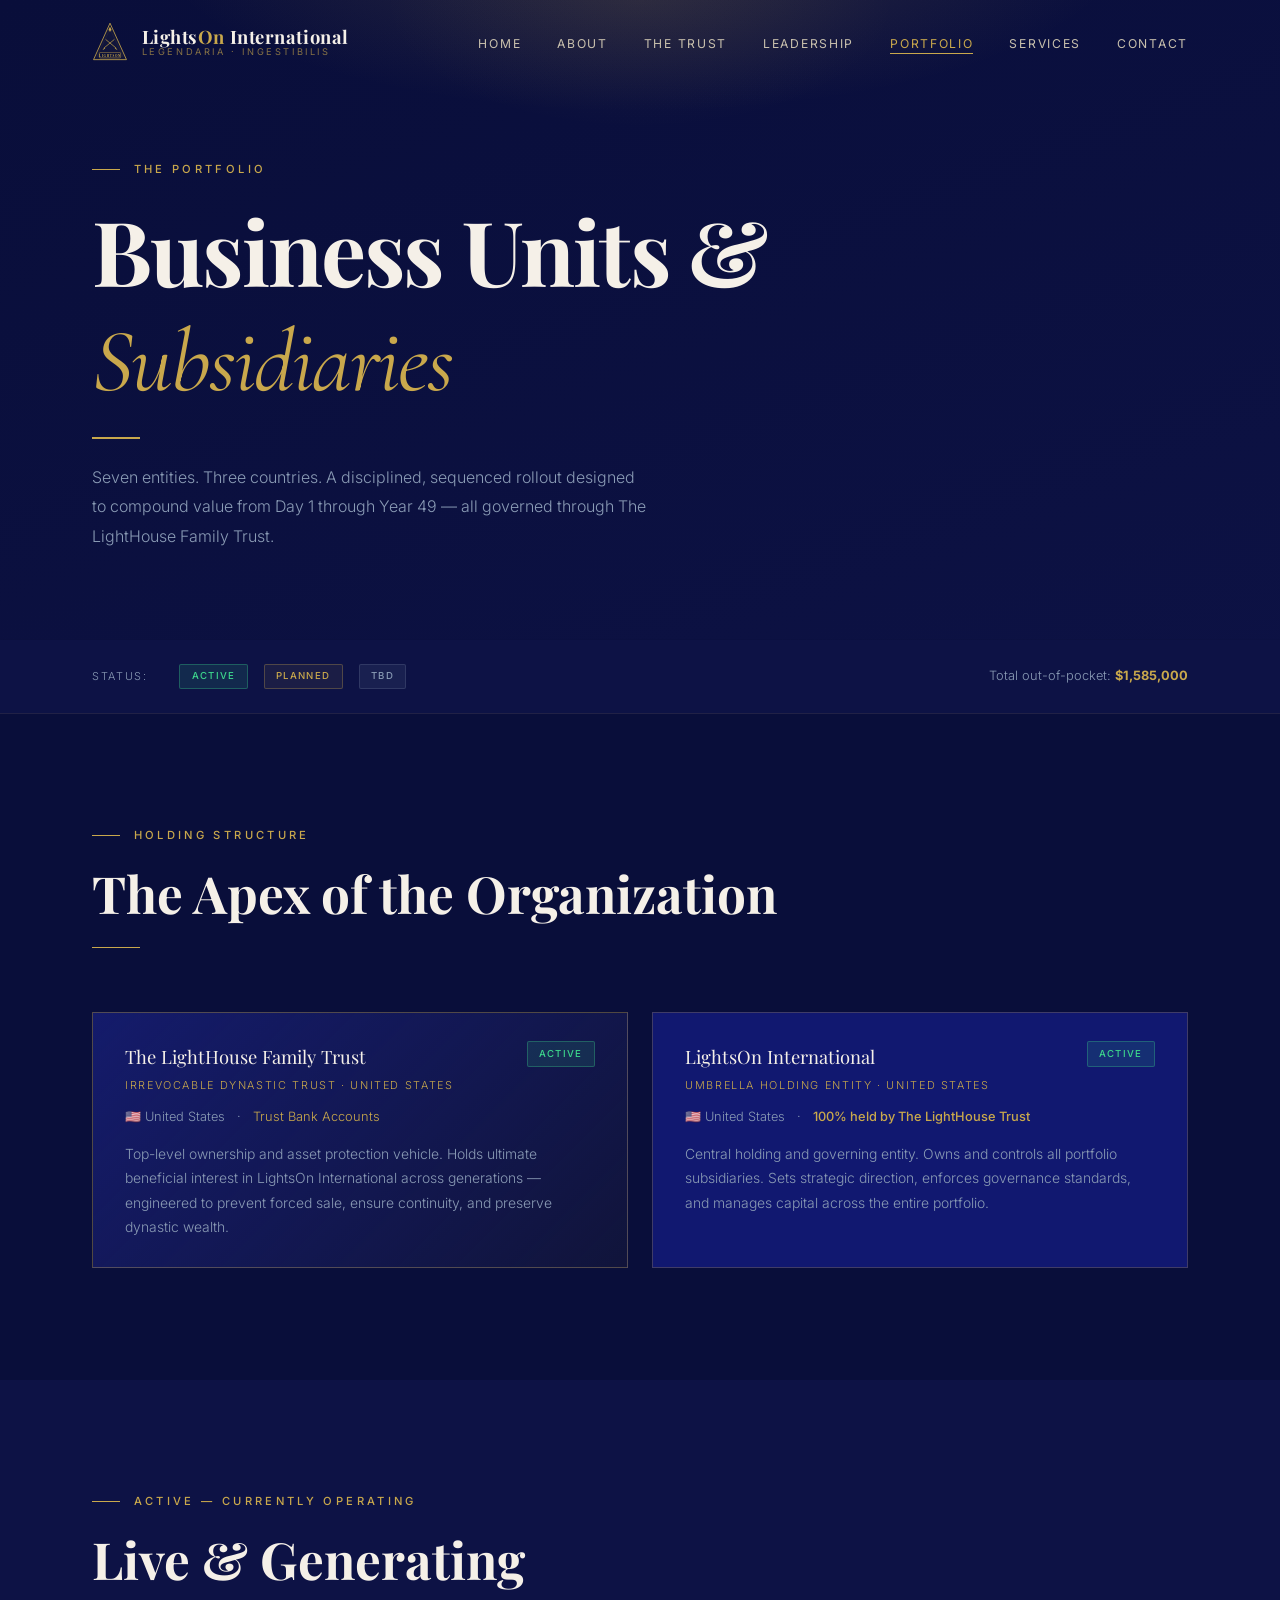
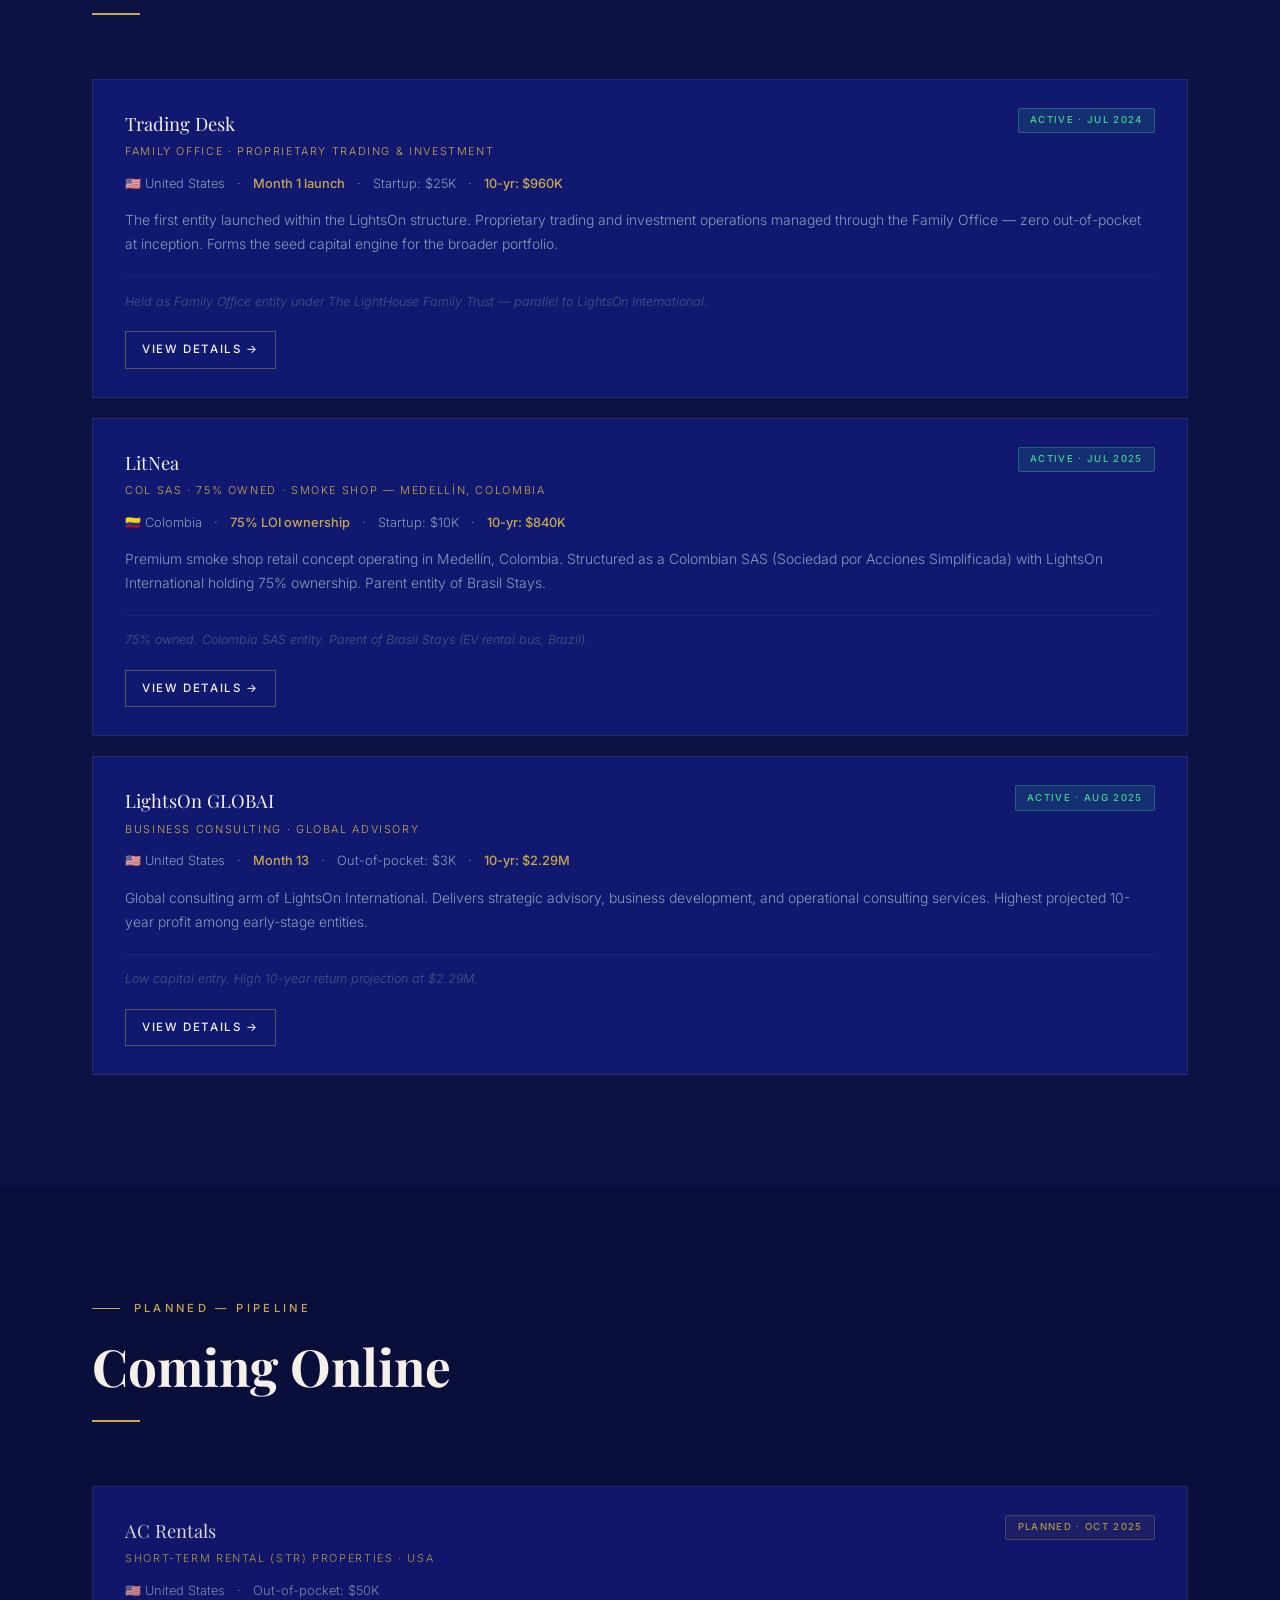
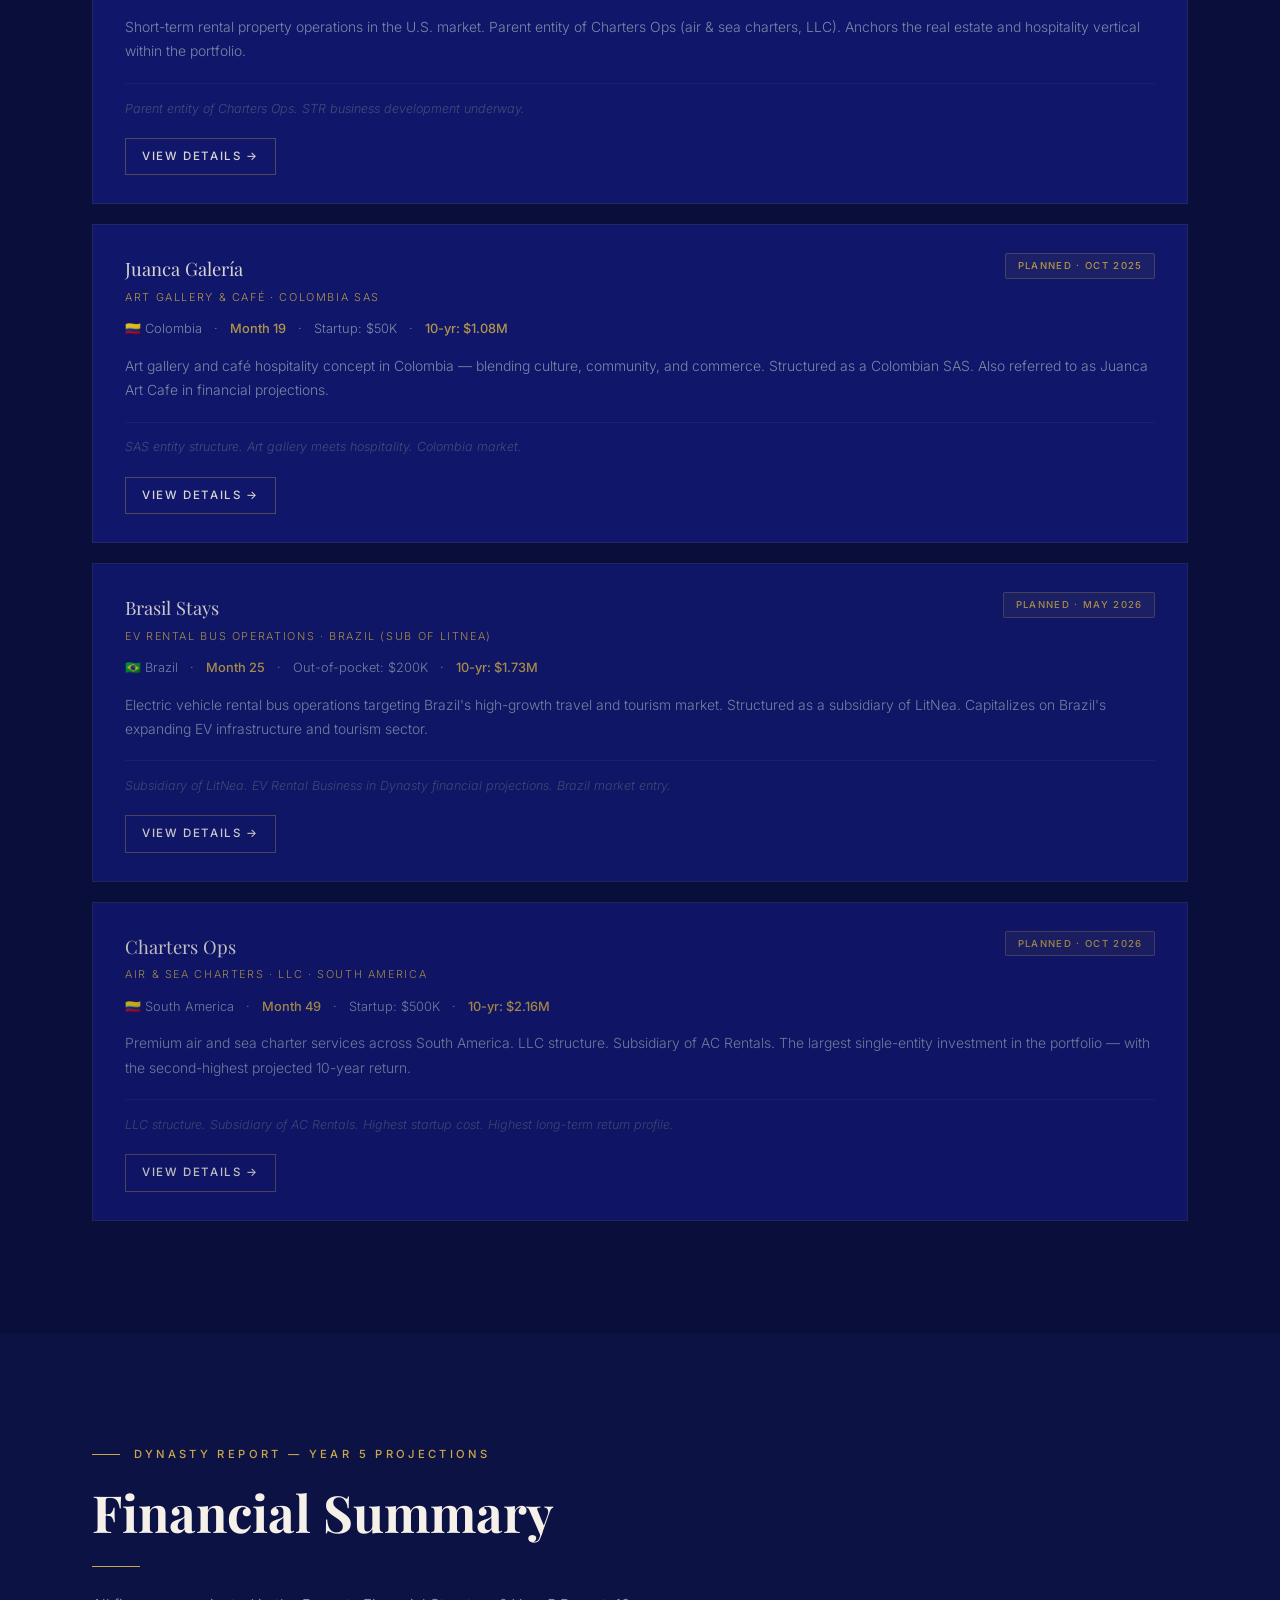
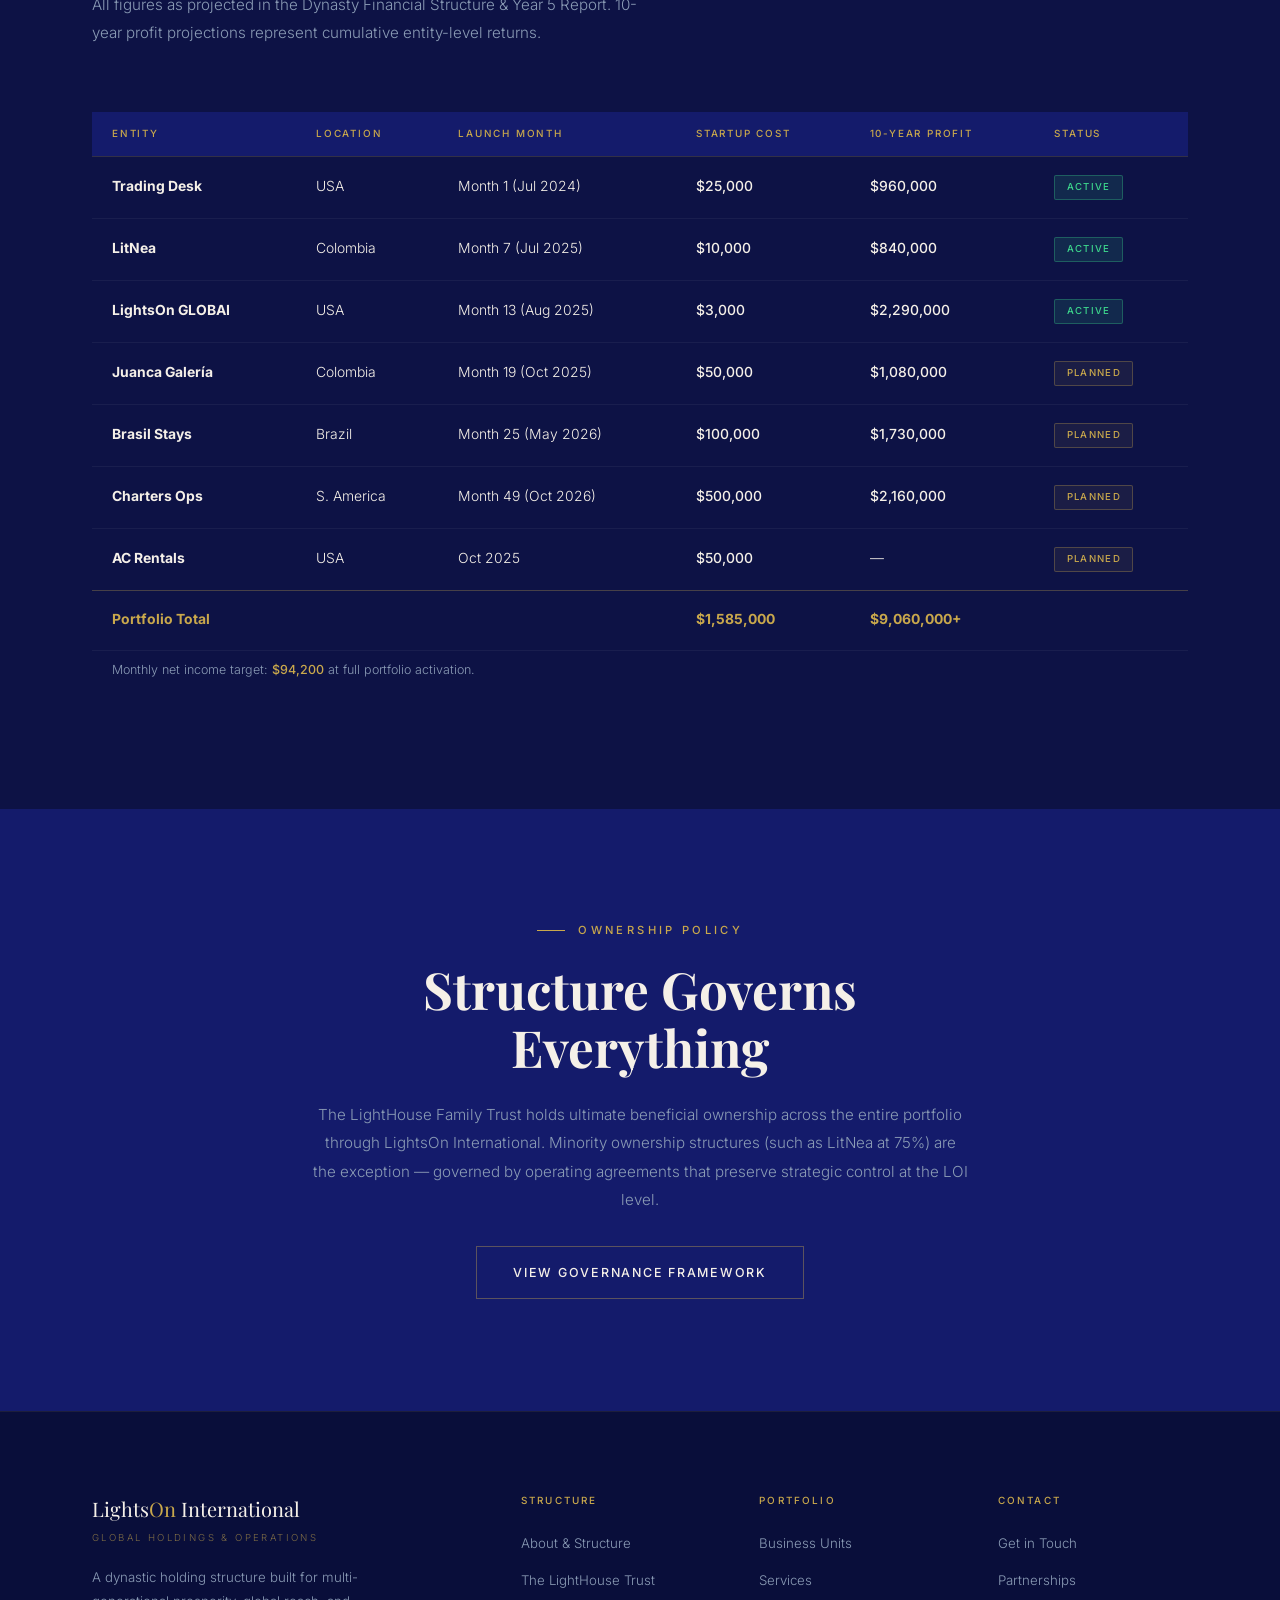
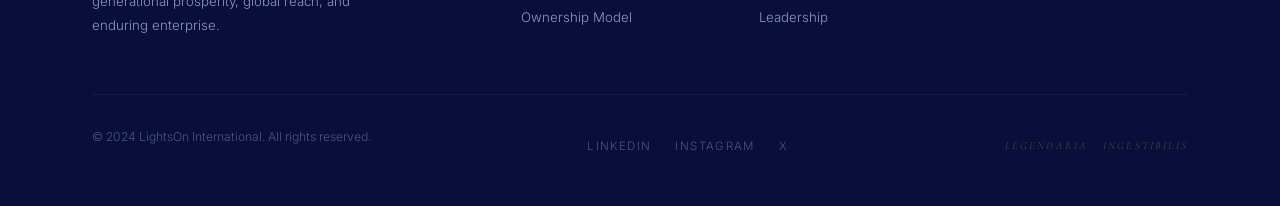
<file: businesses.html>
<!DOCTYPE html>
<html lang="en">
<head>
  <meta charset="UTF-8"/>
  <meta name="viewport" content="width=device-width, initial-scale=1.0"/>
  <title>Portfolio &amp; Business Units — LightsOn International</title>
  <meta name="description" content="Explore the full LightsOn International portfolio: Trading Desk, LitNea, LightsOn GLOBAI, AC Rentals, Juanca Galería, Brasil Stays, and Charters Ops."/>

  <!-- SEO -->
  <meta name="robots" content="index, follow"/>
  <meta name="theme-color" content="#0D1245"/>
  <link rel="canonical" href="https://lightsoninternational.com/businesses.html"/>
  <!-- Open Graph -->
  <meta property="og:type" content="website"/>
  <meta property="og:site_name" content="LightsOn International"/>
  <meta property="og:title" content="Portfolio & Business Units — LightsOn International"/>
  <meta property="og:description" content="Seven ventures across three countries: Trading Desk, LitNea, LightsOn GLOBAI, AC Rentals, Juanca Galería, Brasil Stays, and Charters Ops."/>
  <meta property="og:url" content="https://lightsoninternational.com/businesses.html"/>
  <meta property="og:image" content="https://lightsoninternational.com/assets/og-image.jpg"/>
  <!-- Twitter Card -->
  <meta name="twitter:card" content="summary_large_image"/>
  <meta name="twitter:title" content="Portfolio & Business Units — LightsOn International"/>
  <meta name="twitter:description" content="Seven ventures across three countries: Trading Desk, LitNea, LightsOn GLOBAI, AC Rentals, Juanca Galería, Brasil Stays, and Charters Ops."/>
  <meta name="twitter:image" content="https://lightsoninternational.com/assets/og-image.jpg"/>
  <link rel="stylesheet" href="css/styles.css"/>
  <link rel="stylesheet" href="css/images.css"/>
</head>
<body>

<nav class="nav" role="navigation" aria-label="Main navigation">
  <div class="nav__inner">
    <a href="index.html" class="nav__logo">
      <svg class="nav__logo-svg" viewBox="0 0 60 68" fill="none" aria-hidden="true">
        <polygon points="30,2 58,64 2,64" stroke="#C9A84C" stroke-width="1.4" fill="rgba(201,168,76,0.04)"/>
        <polygon points="30,12 52,58 8,58" stroke="rgba(201,168,76,0.2)" stroke-width="0.6" fill="none"/>
        <path d="M26,16 L30,8 L34,16 L32,13 L30,17 L28,13Z" fill="#C9A84C"/>
        <line x1="20" y1="44" x2="37" y2="30" stroke="#C9A84C" stroke-width="1.2" stroke-linecap="round"/>
        <polygon points="20,44 17,48 22,45" fill="#C9A84C"/>
        <line x1="40" y1="44" x2="23" y2="30" stroke="#C9A84C" stroke-width="1.2" stroke-linecap="round"/>
        <polygon points="40,44 43,48 38,45" fill="#C9A84C"/>
        <rect x="12" y="52" width="36" height="9" rx="1" fill="rgba(9,14,58,0.9)" stroke="#C9A84C" stroke-width="0.8"/>
        <text x="30" y="59.5" text-anchor="middle" font-family="serif" font-size="5.5" font-weight="700" fill="#C9A84C" letter-spacing="1">LIGHTSON</text>
      </svg>
      <div class="nav__logo-text">
        <div class="nav__logo-name">Lights<span>On</span> International</div>
        <div class="nav__logo-sub">Legendaria · Ingestibilis</div>
      </div>
    </a>
    <ul class="nav__links" role="list">
      <li><a href="index.html">Home</a></li>
      <li><a href="about.html">About</a></li>
      <li><a href="trust.html">The Trust</a></li>
      <li><a href="leadership.html">Leadership</a></li>
      <li><a href="businesses.html">Portfolio</a></li>
      <li><a href="services.html">Services</a></li>
      <li><a href="contact.html">Contact</a></li>
    </ul>
    <button class="nav__toggle" aria-label="Toggle menu" aria-expanded="false"><span></span><span></span><span></span></button>
  </div>
</nav>

<header class="page-hero">
  <div class="light-ray" aria-hidden="true"></div>
  <div class="container">
    <div class="page-hero__inner">
      <p class="overline">The Portfolio</p>
      <h1>Business Units &amp;<br><span class="italic-gold">Subsidiaries</span></h1>
      <div class="rule"></div>
      <p style="color:var(--gray);font-size:1rem;line-height:1.85;max-width:560px;margin-top:1rem;">
        Seven entities. Three countries. A disciplined, sequenced rollout designed to compound
        value from Day 1 through Year 49 — all governed through The LightHouse Family Trust.
      </p>
    </div>
  </div>
</header>

<!-- STATUS KEY -->
<div style="background:var(--bg-navy);padding:1.5rem 0;border-bottom:1px solid rgba(201,168,76,.1);">
  <div class="container" style="display:flex;align-items:center;gap:2rem;flex-wrap:wrap;">
    <span style="font-size:.68rem;letter-spacing:.15em;text-transform:uppercase;color:var(--gray);">Status:</span>
    <div style="display:flex;gap:1rem;flex-wrap:wrap;">
      <span class="badge badge--active">Active</span>
      <span class="badge badge--planned">Planned</span>
      <span class="badge badge--soon">TBD</span>
    </div>
    <span style="font-size:.8rem;color:var(--gray);margin-left:auto;">Total out-of-pocket: <strong style="color:var(--gold);">$1,585,000</strong></span>
  </div>
</div>

<!-- HOLDING STRUCTURE -->
<section class="section section--dark" aria-labelledby="hold-h">
  <div class="container">
    <div class="sh fi">
      <p class="overline">Holding Structure</p>
      <h2 id="hold-h">The Apex of the Organization</h2>
      <div class="rule"></div>
    </div>
    <div class="grid-2 fi" style="gap:1.5rem;">
      <div class="biz-card" style="border-color:rgba(201,168,76,.35);background:linear-gradient(135deg,var(--bg-mid),rgba(201,168,76,.04));">
        <div class="biz-card__head">
          <div>
            <div class="biz-card__name">The LightHouse Family Trust</div>
            <div class="biz-card__sub">Irrevocable Dynastic Trust · United States</div>
          </div>
          <span class="badge badge--active">Active</span>
        </div>
        <div class="biz-card__meta">
          <span>🇺🇸 United States</span><span>·</span>
          <span style="color:var(--gold);">Trust Bank Accounts</span>
        </div>
        <p class="biz-card__desc">Top-level ownership and asset protection vehicle. Holds ultimate beneficial interest in LightsOn International across generations — engineered to prevent forced sale, ensure continuity, and preserve dynastic wealth.</p>
      </div>
      <div class="biz-card" style="border-color:rgba(201,168,76,.25);">
        <div class="biz-card__head">
          <div>
            <div class="biz-card__name">LightsOn International</div>
            <div class="biz-card__sub">Umbrella Holding Entity · United States</div>
          </div>
          <span class="badge badge--active">Active</span>
        </div>
        <div class="biz-card__meta">
          <span>🇺🇸 United States</span><span>·</span>
          <span class="biz-card__stat">100% held by The LightHouse Trust</span>
        </div>
        <p class="biz-card__desc">Central holding and governing entity. Owns and controls all portfolio subsidiaries. Sets strategic direction, enforces governance standards, and manages capital across the entire portfolio.</p>
      </div>
    </div>
  </div>
</section>

<!-- ACTIVE ENTITIES -->
<section class="section section--navy" aria-labelledby="act-h">
  <div class="container">
    <div class="sh fi">
      <p class="overline">Active — Currently Operating</p>
      <h2 id="act-h">Live &amp; Generating</h2>
      <div class="rule"></div>
    </div>
    <div style="display:flex;flex-direction:column;gap:1.25rem;">

      <div class="biz-card fi">
        <div class="biz-card__head">
          <div>
            <div class="biz-card__name">Trading Desk</div>
            <div class="biz-card__sub">Family Office · Proprietary Trading &amp; Investment</div>
          </div>
          <span class="badge badge--active">Active · Jul 2024</span>
        </div>
        <div class="biz-card__meta">
          <span>🇺🇸 United States</span><span>·</span>
          <span class="biz-card__stat">Month 1 launch</span><span>·</span>
          <span>Startup: $25K</span><span>·</span>
          <span class="biz-card__stat">10-yr: $960K</span>
        </div>
        <p class="biz-card__desc">The first entity launched within the LightsOn structure. Proprietary trading and investment operations managed through the Family Office — zero out-of-pocket at inception. Forms the seed capital engine for the broader portfolio.</p>
        <p class="biz-card__note">Held as Family Office entity under The LightHouse Family Trust — parallel to LightsOn International.</p>
        <div style="margin-top:1rem;"><a href="ventures/trading-desk.html" class="btn btn--outline" style="font-size:.72rem;padding:.5rem 1rem;">View Details →</a></div>
      </div>

      <div class="biz-card fi">
        <div class="biz-card__head">
          <div>
            <div class="biz-card__name">LitNea</div>
            <div class="biz-card__sub">COL SAS · 75% owned · Smoke Shop — Medellín, Colombia</div>
          </div>
          <span class="badge badge--active">Active · Jul 2025</span>
        </div>
        <div class="biz-card__meta">
          <span>🇨🇴 Colombia</span><span>·</span>
          <span class="biz-card__stat">75% LOI ownership</span><span>·</span>
          <span>Startup: $10K</span><span>·</span>
          <span class="biz-card__stat">10-yr: $840K</span>
        </div>
        <p class="biz-card__desc">Premium smoke shop retail concept operating in Medellín, Colombia. Structured as a Colombian SAS (Sociedad por Acciones Simplificada) with LightsOn International holding 75% ownership. Parent entity of Brasil Stays.</p>
        <p class="biz-card__note">75% owned. Colombia SAS entity. Parent of Brasil Stays (EV rental bus, Brazil).</p>
        <div style="margin-top:1rem;"><a href="ventures/litnea.html" class="btn btn--outline" style="font-size:.72rem;padding:.5rem 1rem;">View Details →</a></div>
      </div>

      <div class="biz-card fi">
        <div class="biz-card__head">
          <div>
            <div class="biz-card__name">LightsOn GLOBAI</div>
            <div class="biz-card__sub">Business Consulting · Global Advisory</div>
          </div>
          <span class="badge badge--active">Active · Aug 2025</span>
        </div>
        <div class="biz-card__meta">
          <span>🇺🇸 United States</span><span>·</span>
          <span class="biz-card__stat">Month 13</span><span>·</span>
          <span>Out-of-pocket: $3K</span><span>·</span>
          <span class="biz-card__stat">10-yr: $2.29M</span>
        </div>
        <p class="biz-card__desc">Global consulting arm of LightsOn International. Delivers strategic advisory, business development, and operational consulting services. Highest projected 10-year profit among early-stage entities.</p>
        <p class="biz-card__note">Low capital entry. High 10-year return projection at $2.29M.</p>
        <div style="margin-top:1rem;"><a href="ventures/lightson-globai.html" class="btn btn--outline" style="font-size:.72rem;padding:.5rem 1rem;">View Details →</a></div>
      </div>
    </div>
  </div>
</section>

<!-- PLANNED ENTITIES -->
<section class="section section--dark" aria-labelledby="plan-h">
  <div class="container">
    <div class="sh fi">
      <p class="overline">Planned — Pipeline</p>
      <h2 id="plan-h">Coming Online</h2>
      <div class="rule"></div>
    </div>
    <div style="display:flex;flex-direction:column;gap:1.25rem;">

      <div class="biz-card fi" style="opacity:.88;">
        <div class="biz-card__head">
          <div>
            <div class="biz-card__name">AC Rentals</div>
            <div class="biz-card__sub">Short-Term Rental (STR) Properties · USA</div>
          </div>
          <span class="badge badge--planned">Planned · Oct 2025</span>
        </div>
        <div class="biz-card__meta">
          <span>🇺🇸 United States</span><span>·</span>
          <span>Out-of-pocket: $50K</span>
        </div>
        <p class="biz-card__desc">Short-term rental property operations in the U.S. market. Parent entity of Charters Ops (air &amp; sea charters, LLC). Anchors the real estate and hospitality vertical within the portfolio.</p>
        <p class="biz-card__note">Parent entity of Charters Ops. STR business development underway.</p>
        <div style="margin-top:1rem;"><a href="ventures/ac-rentals.html" class="btn btn--outline" style="font-size:.72rem;padding:.5rem 1rem;">View Details →</a></div>
      </div>

      <div class="biz-card fi" style="opacity:.88;">
        <div class="biz-card__head">
          <div>
            <div class="biz-card__name">Juanca Galería</div>
            <div class="biz-card__sub">Art Gallery &amp; Café · Colombia SAS</div>
          </div>
          <span class="badge badge--planned">Planned · Oct 2025</span>
        </div>
        <div class="biz-card__meta">
          <span>🇨🇴 Colombia</span><span>·</span>
          <span class="biz-card__stat">Month 19</span><span>·</span>
          <span>Startup: $50K</span><span>·</span>
          <span class="biz-card__stat">10-yr: $1.08M</span>
        </div>
        <p class="biz-card__desc">Art gallery and café hospitality concept in Colombia — blending culture, community, and commerce. Structured as a Colombian SAS. Also referred to as Juanca Art Cafe in financial projections.</p>
        <p class="biz-card__note">SAS entity structure. Art gallery meets hospitality. Colombia market.</p>
        <div style="margin-top:1rem;"><a href="ventures/juanca-galeria.html" class="btn btn--outline" style="font-size:.72rem;padding:.5rem 1rem;">View Details →</a></div>
      </div>

      <div class="biz-card fi" style="opacity:.82;">
        <div class="biz-card__head">
          <div>
            <div class="biz-card__name">Brasil Stays</div>
            <div class="biz-card__sub">EV Rental Bus Operations · Brazil (Sub of LitNea)</div>
          </div>
          <span class="badge badge--planned">Planned · May 2026</span>
        </div>
        <div class="biz-card__meta">
          <span>🇧🇷 Brazil</span><span>·</span>
          <span class="biz-card__stat">Month 25</span><span>·</span>
          <span>Out-of-pocket: $200K</span><span>·</span>
          <span class="biz-card__stat">10-yr: $1.73M</span>
        </div>
        <p class="biz-card__desc">Electric vehicle rental bus operations targeting Brazil's high-growth travel and tourism market. Structured as a subsidiary of LitNea. Capitalizes on Brazil's expanding EV infrastructure and tourism sector.</p>
        <p class="biz-card__note">Subsidiary of LitNea. EV Rental Business in Dynasty financial projections. Brazil market entry.</p>
        <div style="margin-top:1rem;"><a href="ventures/brasil-stays.html" class="btn btn--outline" style="font-size:.72rem;padding:.5rem 1rem;">View Details →</a></div>
      </div>

      <div class="biz-card fi" style="opacity:.78;">
        <div class="biz-card__head">
          <div>
            <div class="biz-card__name">Charters Ops</div>
            <div class="biz-card__sub">Air &amp; Sea Charters · LLC · South America</div>
          </div>
          <span class="badge badge--planned">Planned · Oct 2026</span>
        </div>
        <div class="biz-card__meta">
          <span>🇨🇴 South America</span><span>·</span>
          <span class="biz-card__stat">Month 49</span><span>·</span>
          <span>Startup: $500K</span><span>·</span>
          <span class="biz-card__stat">10-yr: $2.16M</span>
        </div>
        <p class="biz-card__desc">Premium air and sea charter services across South America. LLC structure. Subsidiary of AC Rentals. The largest single-entity investment in the portfolio — with the second-highest projected 10-year return.</p>
        <p class="biz-card__note">LLC structure. Subsidiary of AC Rentals. Highest startup cost. Highest long-term return profile.</p>
        <div style="margin-top:1rem;"><a href="ventures/charters-ops.html" class="btn btn--outline" style="font-size:.72rem;padding:.5rem 1rem;">View Details →</a></div>
      </div>
    </div>
  </div>
</section>

<!-- FINANCIAL TABLE -->
<section class="section section--navy" aria-labelledby="fin-h">
  <div class="container">
    <div class="sh fi">
      <p class="overline">Dynasty Report — Year 5 Projections</p>
      <h2 id="fin-h">Financial Summary</h2>
      <div class="rule"></div>
      <p class="sh__body">All figures as projected in the Dynasty Financial Structure &amp; Year 5 Report. 10-year profit projections represent cumulative entity-level returns.</p>
    </div>
    <div style="overflow-x:auto;" class="fi">
      <table class="fin-table">
        <thead>
          <tr>
            <th>Entity</th>
            <th>Location</th>
            <th>Launch Month</th>
            <th>Startup Cost</th>
            <th>10-Year Profit</th>
            <th>Status</th>
          </tr>
        </thead>
        <tbody>
          <tr>
            <td><strong>Trading Desk</strong></td>
            <td class="fin-gray">USA</td>
            <td class="fin-gray">Month 1 (Jul 2024)</td>
            <td class="fin-gold">$25,000</td>
            <td class="fin-gold">$960,000</td>
            <td><span class="badge badge--active">Active</span></td>
          </tr>
          <tr>
            <td><strong>LitNea</strong></td>
            <td class="fin-gray">Colombia</td>
            <td class="fin-gray">Month 7 (Jul 2025)</td>
            <td class="fin-gold">$10,000</td>
            <td class="fin-gold">$840,000</td>
            <td><span class="badge badge--active">Active</span></td>
          </tr>
          <tr>
            <td><strong>LightsOn GLOBAI</strong></td>
            <td class="fin-gray">USA</td>
            <td class="fin-gray">Month 13 (Aug 2025)</td>
            <td class="fin-gold">$3,000</td>
            <td class="fin-gold">$2,290,000</td>
            <td><span class="badge badge--active">Active</span></td>
          </tr>
          <tr>
            <td><strong>Juanca Galería</strong></td>
            <td class="fin-gray">Colombia</td>
            <td class="fin-gray">Month 19 (Oct 2025)</td>
            <td class="fin-gold">$50,000</td>
            <td class="fin-gold">$1,080,000</td>
            <td><span class="badge badge--planned">Planned</span></td>
          </tr>
          <tr>
            <td><strong>Brasil Stays</strong></td>
            <td class="fin-gray">Brazil</td>
            <td class="fin-gray">Month 25 (May 2026)</td>
            <td class="fin-gold">$100,000</td>
            <td class="fin-gold">$1,730,000</td>
            <td><span class="badge badge--planned">Planned</span></td>
          </tr>
          <tr>
            <td><strong>Charters Ops</strong></td>
            <td class="fin-gray">S. America</td>
            <td class="fin-gray">Month 49 (Oct 2026)</td>
            <td class="fin-gold">$500,000</td>
            <td class="fin-gold">$2,160,000</td>
            <td><span class="badge badge--planned">Planned</span></td>
          </tr>
          <tr>
            <td><strong>AC Rentals</strong></td>
            <td class="fin-gray">USA</td>
            <td class="fin-gray">Oct 2025</td>
            <td class="fin-gold">$50,000</td>
            <td class="fin-gray">—</td>
            <td><span class="badge badge--planned">Planned</span></td>
          </tr>
        </tbody>
        <tfoot>
          <tr class="fin-table__total">
            <td colspan="3"><strong>Portfolio Total</strong></td>
            <td><strong>$1,585,000</strong></td>
            <td><strong>$9,060,000+</strong></td>
            <td></td>
          </tr>
          <tr>
            <td colspan="6" style="font-size:.78rem;color:var(--gray);padding-top:.5rem;">
              Monthly net income target: <span style="color:var(--gold);font-weight:500;">$94,200</span> at full portfolio activation.
            </td>
          </tr>
        </tfoot>
      </table>
    </div>
  </div>
</section>

<!-- OWNERSHIP CALLOUT -->
<section class="section section--mid" aria-label="Ownership policy">
  <div class="container" style="max-width:720px;text-align:center;">
    <div class="fi">
      <p class="overline" style="justify-content:center;">Ownership Policy</p>
      <h2 style="margin-bottom:1.5rem;">Structure Governs Everything</h2>
      <p style="color:var(--gray);font-size:.95rem;line-height:1.85;margin-bottom:2rem;">
        The LightHouse Family Trust holds ultimate beneficial ownership across the entire
        portfolio through LightsOn International. Minority ownership structures (such as LitNea
        at 75%) are the exception — governed by operating agreements that preserve
        strategic control at the LOI level.
      </p>
      <a href="about.html#ownership" class="btn btn--outline">View Governance Framework</a>
    </div>
  </div>
</section>

<footer class="footer" role="contentinfo">
  <div class="container">
    <div class="footer__grid">
      <div>
        <div class="footer__brand-name">Lights<span>On</span> International</div>
        <div class="footer__brand-sub">Global Holdings &amp; Operations</div>
        <p class="footer__brand-body">A dynastic holding structure built for multi-generational prosperity, global reach, and enduring enterprise.</p>
      </div>
      <div>
        <div class="footer__col-title">Structure</div>
        <ul class="footer__links">
          <li><a href="about.html">About &amp; Structure</a></li>
          <li><a href="about.html#trust">The LightHouse Trust</a></li>
          <li><a href="about.html#ownership">Ownership Model</a></li>
        </ul>
      </div>
      <div>
        <div class="footer__col-title">Portfolio</div>
        <ul class="footer__links">
          <li><a href="businesses.html">Business Units</a></li>
          <li><a href="services.html">Services</a></li>
          <li><a href="leadership.html">Leadership</a></li>
        </ul>
      </div>
      <div>
        <div class="footer__col-title">Contact</div>
        <ul class="footer__links">
          <li><a href="contact.html">Get in Touch</a></li>
          <li><a href="contact.html">Partnerships</a></li>
        </ul>
      </div>
    </div>
    <div class="footer__bottom">
      <p class="footer__copy">&copy; 2024 LightsOn International. All rights reserved.</p>
      <div style="display:flex;gap:1.5rem;align-items:center;">
        <a href="#" aria-label="LinkedIn" style="color:var(--gray-dark);font-size:.72rem;letter-spacing:.12em;text-transform:uppercase;transition:color var(--trans);" onmouseover="this.style.color='var(--gold)'" onmouseout="this.style.color='var(--gray-dark)'">LinkedIn</a>
        <a href="#" aria-label="Instagram" style="color:var(--gray-dark);font-size:.72rem;letter-spacing:.12em;text-transform:uppercase;transition:color var(--trans);" onmouseover="this.style.color='var(--gold)'" onmouseout="this.style.color='var(--gray-dark)'">Instagram</a>
        <a href="#" aria-label="Twitter/X" style="color:var(--gray-dark);font-size:.72rem;letter-spacing:.12em;text-transform:uppercase;transition:color var(--trans);" onmouseover="this.style.color='var(--gold)'" onmouseout="this.style.color='var(--gray-dark)'">X</a>
      </div>
      <p class="footer__motto">Legendaria &middot; Ingestibilis</p>
    </div>
  </div>
</footer>
<script src="js/main.js"></script>
</body>
</html>
</file>
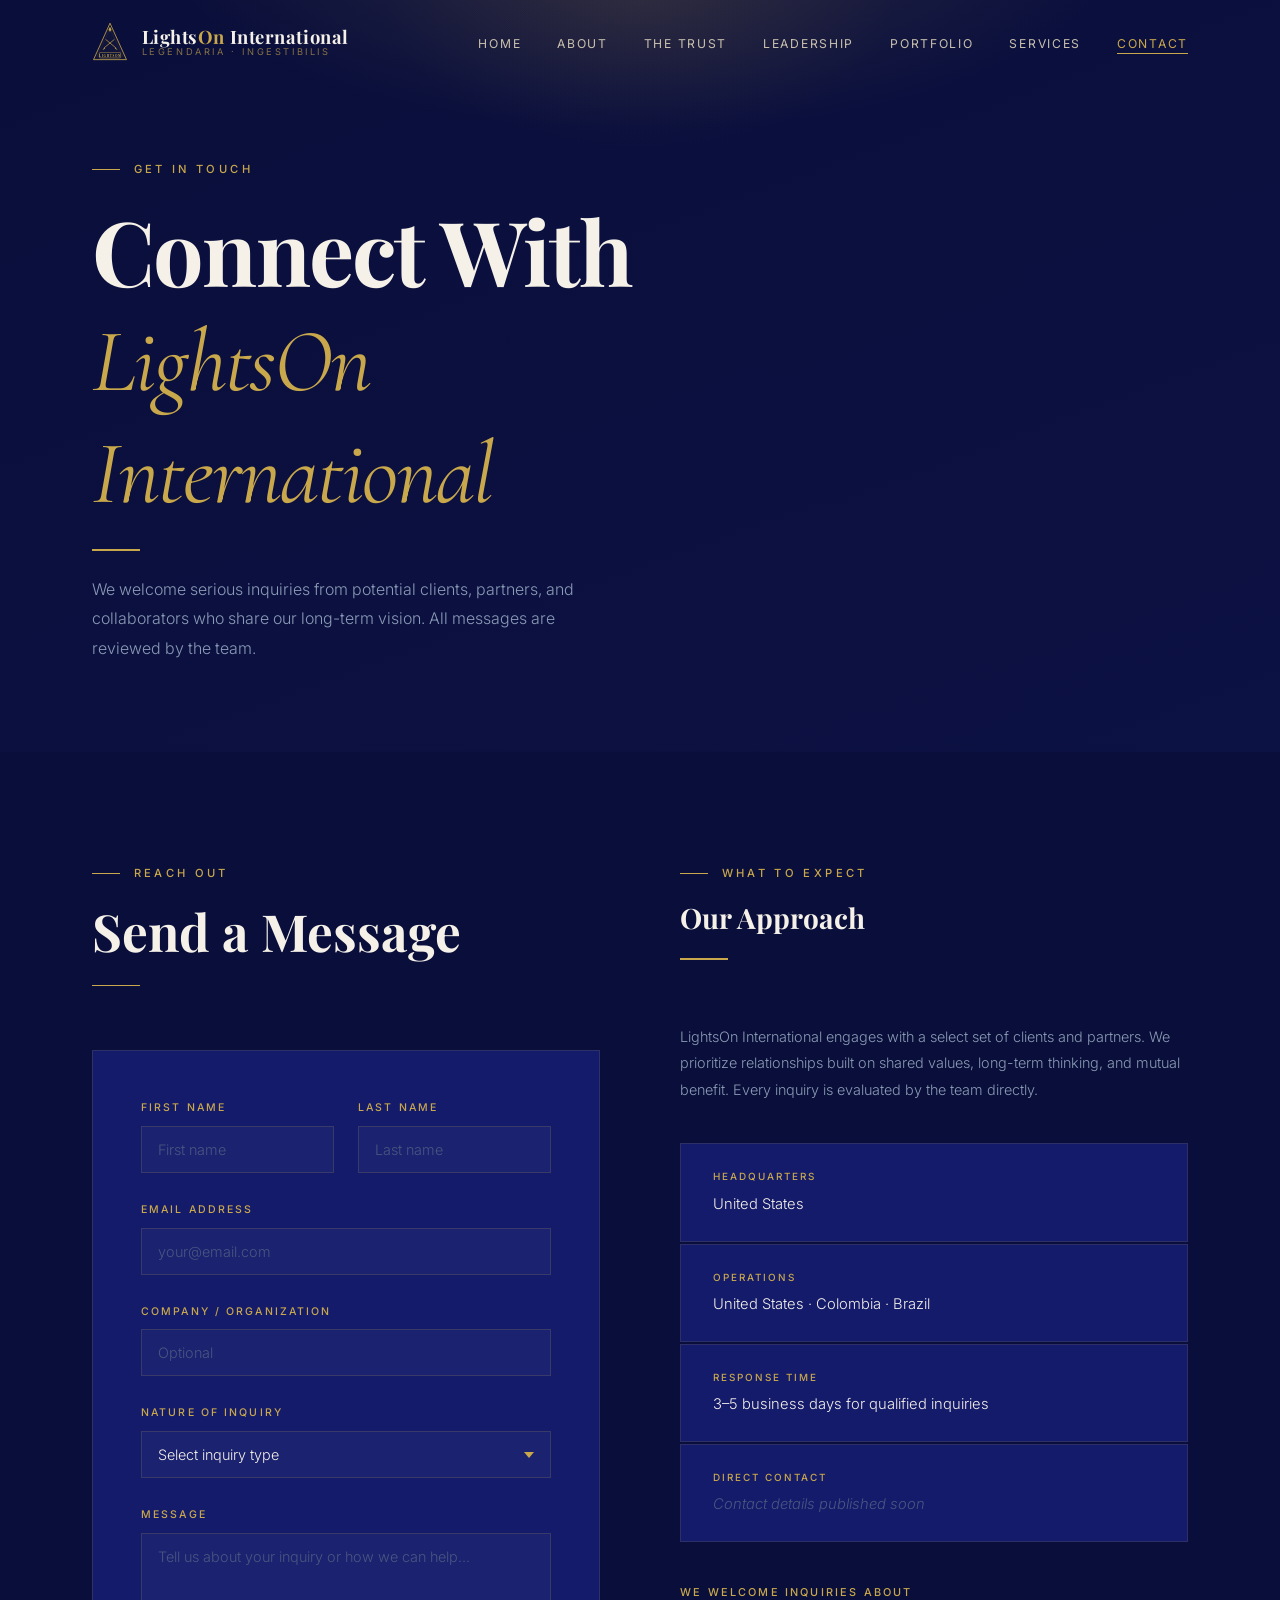
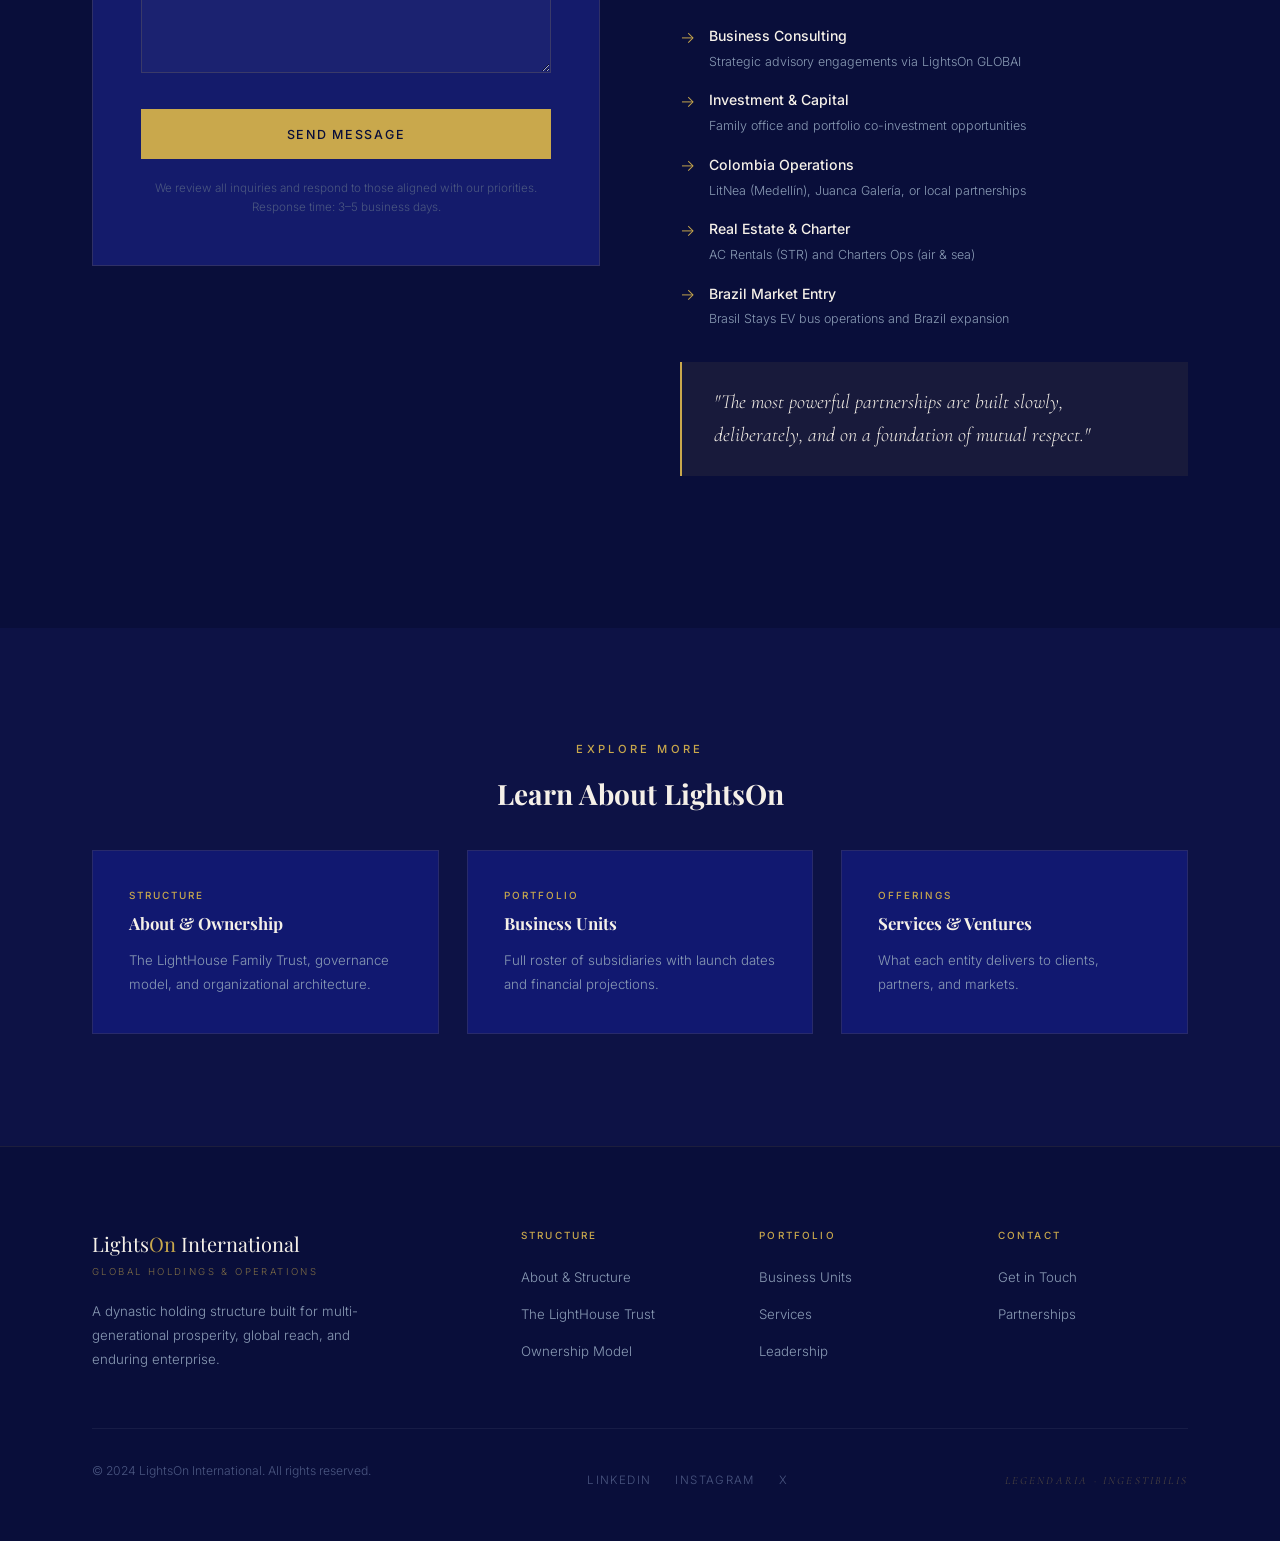
<file: contact.html>
<!DOCTYPE html>
<html lang="en">
<head>
  <meta charset="UTF-8"/>
  <meta name="viewport" content="width=device-width, initial-scale=1.0"/>
  <title>Contact — LightsOn International</title>
  <meta name="description" content="Connect with LightsOn International. Inquiries for consulting, investment, partnerships, and international market opportunities."/>

  <!-- SEO -->
  <meta name="robots" content="index, follow"/>
  <meta name="theme-color" content="#0D1245"/>
  <link rel="canonical" href="https://lightsoninternational.com/contact.html"/>
  <!-- Open Graph -->
  <meta property="og:type" content="website"/>
  <meta property="og:site_name" content="LightsOn International"/>
  <meta property="og:title" content="Contact — LightsOn International"/>
  <meta property="og:description" content="Connect with LightsOn International. Inquiries for consulting, investment, partnerships, and international market opportunities."/>
  <meta property="og:url" content="https://lightsoninternational.com/contact.html"/>
  <meta property="og:image" content="https://lightsoninternational.com/assets/og-image.jpg"/>
  <!-- Twitter Card -->
  <meta name="twitter:card" content="summary_large_image"/>
  <meta name="twitter:title" content="Contact — LightsOn International"/>
  <meta name="twitter:description" content="Connect with LightsOn International. Inquiries for consulting, investment, partnerships, and international market opportunities."/>
  <meta name="twitter:image" content="https://lightsoninternational.com/assets/og-image.jpg"/>
  <link rel="stylesheet" href="css/styles.css"/>
  <link rel="stylesheet" href="css/images.css"/>
</head>
<body>

<nav class="nav" role="navigation" aria-label="Main navigation">
  <div class="nav__inner">
    <a href="index.html" class="nav__logo">
      <svg class="nav__logo-svg" viewBox="0 0 60 68" fill="none" aria-hidden="true">
        <polygon points="30,2 58,64 2,64" stroke="#C9A84C" stroke-width="1.4" fill="rgba(201,168,76,0.04)"/>
        <polygon points="30,12 52,58 8,58" stroke="rgba(201,168,76,0.2)" stroke-width="0.6" fill="none"/>
        <path d="M26,16 L30,8 L34,16 L32,13 L30,17 L28,13Z" fill="#C9A84C"/>
        <line x1="20" y1="44" x2="37" y2="30" stroke="#C9A84C" stroke-width="1.2" stroke-linecap="round"/>
        <polygon points="20,44 17,48 22,45" fill="#C9A84C"/>
        <line x1="40" y1="44" x2="23" y2="30" stroke="#C9A84C" stroke-width="1.2" stroke-linecap="round"/>
        <polygon points="40,44 43,48 38,45" fill="#C9A84C"/>
        <rect x="12" y="52" width="36" height="9" rx="1" fill="rgba(9,14,58,0.9)" stroke="#C9A84C" stroke-width="0.8"/>
        <text x="30" y="59.5" text-anchor="middle" font-family="serif" font-size="5.5" font-weight="700" fill="#C9A84C" letter-spacing="1">LIGHTSON</text>
      </svg>
      <div class="nav__logo-text">
        <div class="nav__logo-name">Lights<span>On</span> International</div>
        <div class="nav__logo-sub">Legendaria · Ingestibilis</div>
      </div>
    </a>
    <ul class="nav__links" role="list">
      <li><a href="index.html">Home</a></li>
      <li><a href="about.html">About</a></li>
      <li><a href="trust.html">The Trust</a></li>
      <li><a href="leadership.html">Leadership</a></li>
      <li><a href="businesses.html">Portfolio</a></li>
      <li><a href="services.html">Services</a></li>
      <li><a href="contact.html">Contact</a></li>
    </ul>
    <button class="nav__toggle" aria-label="Toggle menu" aria-expanded="false"><span></span><span></span><span></span></button>
  </div>
</nav>

<header class="page-hero">
  <div class="light-ray" aria-hidden="true"></div>
  <div class="container">
    <div class="page-hero__inner">
      <p class="overline">Get in Touch</p>
      <h1>Connect With<br><span class="italic-gold">LightsOn International</span></h1>
      <div class="rule"></div>
      <p style="color:var(--gray);font-size:1rem;line-height:1.85;max-width:520px;margin-top:1rem;">
        We welcome serious inquiries from potential clients, partners, and collaborators
        who share our long-term vision. All messages are reviewed by the team.
      </p>
    </div>
  </div>
</header>

<!-- CONTACT SECTION -->
<section class="section section--dark" aria-labelledby="contact-h">
  <div class="container">
    <div class="grid-2" style="gap:5rem;align-items:start;">

      <!-- FORM -->
      <div class="fi fi--left">
        <div class="sh">
          <p class="overline">Reach Out</p>
          <h2 id="contact-h">Send a Message</h2>
          <div class="rule"></div>
        </div>
        <form class="form-block" id="contactForm" novalidate aria-label="Contact form">
          <div class="form-row">
            <div class="form-group">
              <label class="form-label" for="firstName">First Name</label>
              <input type="text" id="firstName" name="firstName" class="form-input" placeholder="First name" required autocomplete="given-name"/>
            </div>
            <div class="form-group">
              <label class="form-label" for="lastName">Last Name</label>
              <input type="text" id="lastName" name="lastName" class="form-input" placeholder="Last name" required autocomplete="family-name"/>
            </div>
          </div>
          <div class="form-group">
            <label class="form-label" for="email">Email Address</label>
            <input type="email" id="email" name="email" class="form-input" placeholder="your@email.com" required autocomplete="email"/>
          </div>
          <div class="form-group">
            <label class="form-label" for="company">Company / Organization</label>
            <input type="text" id="company" name="company" class="form-input" placeholder="Optional" autocomplete="organization"/>
          </div>
          <div class="form-group">
            <label class="form-label" for="inquiry">Nature of Inquiry</label>
            <select id="inquiry" name="inquiry" class="form-select" required>
              <option value="" disabled selected>Select inquiry type</option>
              <option value="consulting">Business Consulting — LightsOn GLOBAI</option>
              <option value="trading">Investment / Trading Desk</option>
              <option value="litnea">LitNea — Medellín Operations</option>
              <option value="str">Short-Term Rentals — AC Rentals</option>
              <option value="gallery">Juanca Galería — Art &amp; Café</option>
              <option value="brasil">Brasil Stays — EV Bus (Brazil)</option>
              <option value="charters">Charters Ops — Air &amp; Sea</option>
              <option value="partnership">Partnership / Joint Venture</option>
              <option value="general">General Inquiry</option>
            </select>
          </div>
          <div class="form-group">
            <label class="form-label" for="message">Message</label>
            <textarea id="message" name="message" class="form-textarea" placeholder="Tell us about your inquiry or how we can help..." required></textarea>
          </div>
          <button type="submit" class="btn btn--gold" style="width:100%;justify-content:center;padding:1.1rem;">Send Message</button>
          <p style="font-size:.73rem;color:var(--gray-dark);text-align:center;margin-top:1.25rem;line-height:1.6;">
            We review all inquiries and respond to those aligned with our priorities. Response time: 3–5 business days.
          </p>
        </form>
      </div>

      <!-- SIDEBAR -->
      <div class="fi fi--right">
        <div class="sh">
          <p class="overline">What to Expect</p>
          <h2 style="font-size:1.75rem;">Our Approach</h2>
          <div class="rule"></div>
        </div>
        <p style="color:var(--gray);line-height:1.85;font-size:.9rem;margin-bottom:2.5rem;">
          LightsOn International engages with a select set of clients and partners.
          We prioritize relationships built on shared values, long-term thinking, and
          mutual benefit. Every inquiry is evaluated by the team directly.
        </p>
        <div style="display:flex;flex-direction:column;gap:1px;margin-bottom:2.5rem;">
          <div class="data-block">
            <div class="data-block__key">Headquarters</div>
            <div class="data-block__val">United States</div>
          </div>
          <div class="data-block">
            <div class="data-block__key">Operations</div>
            <div class="data-block__val">United States · Colombia · Brazil</div>
          </div>
          <div class="data-block">
            <div class="data-block__key">Response Time</div>
            <div class="data-block__val">3–5 business days for qualified inquiries</div>
          </div>
          <div class="data-block">
            <div class="data-block__key">Direct Contact</div>
            <div class="data-block__val" style="color:var(--gray-dark);font-style:italic;">Contact details published soon</div>
          </div>
        </div>

        <p style="font-size:.68rem;letter-spacing:.2em;text-transform:uppercase;color:var(--gold);font-weight:500;margin-bottom:1.25rem;">We Welcome Inquiries About</p>
        <ul style="list-style:none;display:flex;flex-direction:column;gap:.9rem;">
          <li style="display:flex;gap:.85rem;align-items:flex-start;">
            <span style="color:var(--gold);flex-shrink:0;margin-top:.1rem;">→</span>
            <div>
              <span style="font-size:.88rem;color:var(--cream);font-weight:500;">Business Consulting</span>
              <p style="font-size:.78rem;color:var(--gray);margin-top:.1rem;">Strategic advisory engagements via LightsOn GLOBAI</p>
            </div>
          </li>
          <li style="display:flex;gap:.85rem;align-items:flex-start;">
            <span style="color:var(--gold);flex-shrink:0;margin-top:.1rem;">→</span>
            <div>
              <span style="font-size:.88rem;color:var(--cream);font-weight:500;">Investment &amp; Capital</span>
              <p style="font-size:.78rem;color:var(--gray);margin-top:.1rem;">Family office and portfolio co-investment opportunities</p>
            </div>
          </li>
          <li style="display:flex;gap:.85rem;align-items:flex-start;">
            <span style="color:var(--gold);flex-shrink:0;margin-top:.1rem;">→</span>
            <div>
              <span style="font-size:.88rem;color:var(--cream);font-weight:500;">Colombia Operations</span>
              <p style="font-size:.78rem;color:var(--gray);margin-top:.1rem;">LitNea (Medellín), Juanca Galería, or local partnerships</p>
            </div>
          </li>
          <li style="display:flex;gap:.85rem;align-items:flex-start;">
            <span style="color:var(--gold);flex-shrink:0;margin-top:.1rem;">→</span>
            <div>
              <span style="font-size:.88rem;color:var(--cream);font-weight:500;">Real Estate &amp; Charter</span>
              <p style="font-size:.78rem;color:var(--gray);margin-top:.1rem;">AC Rentals (STR) and Charters Ops (air &amp; sea)</p>
            </div>
          </li>
          <li style="display:flex;gap:.85rem;align-items:flex-start;">
            <span style="color:var(--gold);flex-shrink:0;margin-top:.1rem;">→</span>
            <div>
              <span style="font-size:.88rem;color:var(--cream);font-weight:500;">Brazil Market Entry</span>
              <p style="font-size:.78rem;color:var(--gray);margin-top:.1rem;">Brasil Stays EV bus operations and Brazil expansion</p>
            </div>
          </li>
        </ul>
        <div class="callout" style="margin-top:2rem;">
          <p>"The most powerful partnerships are built slowly, deliberately, and on a foundation of mutual respect."</p>
        </div>
      </div>
    </div>
  </div>
</section>

<!-- QUICK NAV -->
<section class="section section--navy" aria-label="Quick navigation">
  <div class="container">
    <div class="sh sh--center fi" style="margin-bottom:2.5rem;">
      <p class="overline">Explore More</p>
      <h2 style="font-size:1.75rem;">Learn About LightsOn</h2>
    </div>
    <div class="grid-3">
      <a href="about.html" class="card fi" style="text-decoration:none;display:block;" data-delay="0">
        <div class="card__eyebrow">Structure</div>
        <h3 class="card__title" style="font-size:1.05rem;">About &amp; Ownership</h3>
        <p class="card__body" style="font-size:.83rem;">The LightHouse Family Trust, governance model, and organizational architecture.</p>
      </a>
      <a href="businesses.html" class="card fi" style="text-decoration:none;display:block;" data-delay="0.08">
        <div class="card__eyebrow">Portfolio</div>
        <h3 class="card__title" style="font-size:1.05rem;">Business Units</h3>
        <p class="card__body" style="font-size:.83rem;">Full roster of subsidiaries with launch dates and financial projections.</p>
      </a>
      <a href="services.html" class="card fi" style="text-decoration:none;display:block;" data-delay="0.16">
        <div class="card__eyebrow">Offerings</div>
        <h3 class="card__title" style="font-size:1.05rem;">Services &amp; Ventures</h3>
        <p class="card__body" style="font-size:.83rem;">What each entity delivers to clients, partners, and markets.</p>
      </a>
    </div>
  </div>
</section>

<footer class="footer" role="contentinfo">
  <div class="container">
    <div class="footer__grid">
      <div>
        <div class="footer__brand-name">Lights<span>On</span> International</div>
        <div class="footer__brand-sub">Global Holdings &amp; Operations</div>
        <p class="footer__brand-body">A dynastic holding structure built for multi-generational prosperity, global reach, and enduring enterprise.</p>
      </div>
      <div>
        <div class="footer__col-title">Structure</div>
        <ul class="footer__links">
          <li><a href="about.html">About &amp; Structure</a></li>
          <li><a href="about.html#trust">The LightHouse Trust</a></li>
          <li><a href="about.html#ownership">Ownership Model</a></li>
        </ul>
      </div>
      <div>
        <div class="footer__col-title">Portfolio</div>
        <ul class="footer__links">
          <li><a href="businesses.html">Business Units</a></li>
          <li><a href="services.html">Services</a></li>
          <li><a href="leadership.html">Leadership</a></li>
        </ul>
      </div>
      <div>
        <div class="footer__col-title">Contact</div>
        <ul class="footer__links">
          <li><a href="contact.html">Get in Touch</a></li>
          <li><a href="contact.html">Partnerships</a></li>
        </ul>
      </div>
    </div>
    <div class="footer__bottom">
      <p class="footer__copy">&copy; 2024 LightsOn International. All rights reserved.</p>
      <div style="display:flex;gap:1.5rem;align-items:center;">
        <a href="#" aria-label="LinkedIn" style="color:var(--gray-dark);font-size:.72rem;letter-spacing:.12em;text-transform:uppercase;transition:color var(--trans);" onmouseover="this.style.color='var(--gold)'" onmouseout="this.style.color='var(--gray-dark)'">LinkedIn</a>
        <a href="#" aria-label="Instagram" style="color:var(--gray-dark);font-size:.72rem;letter-spacing:.12em;text-transform:uppercase;transition:color var(--trans);" onmouseover="this.style.color='var(--gold)'" onmouseout="this.style.color='var(--gray-dark)'">Instagram</a>
        <a href="#" aria-label="Twitter/X" style="color:var(--gray-dark);font-size:.72rem;letter-spacing:.12em;text-transform:uppercase;transition:color var(--trans);" onmouseover="this.style.color='var(--gold)'" onmouseout="this.style.color='var(--gray-dark)'">X</a>
      </div>
      <p class="footer__motto">Legendaria &middot; Ingestibilis</p>
    </div>
  </div>
</footer>
<script src="js/main.js"></script>
</body>
</html>
</file>
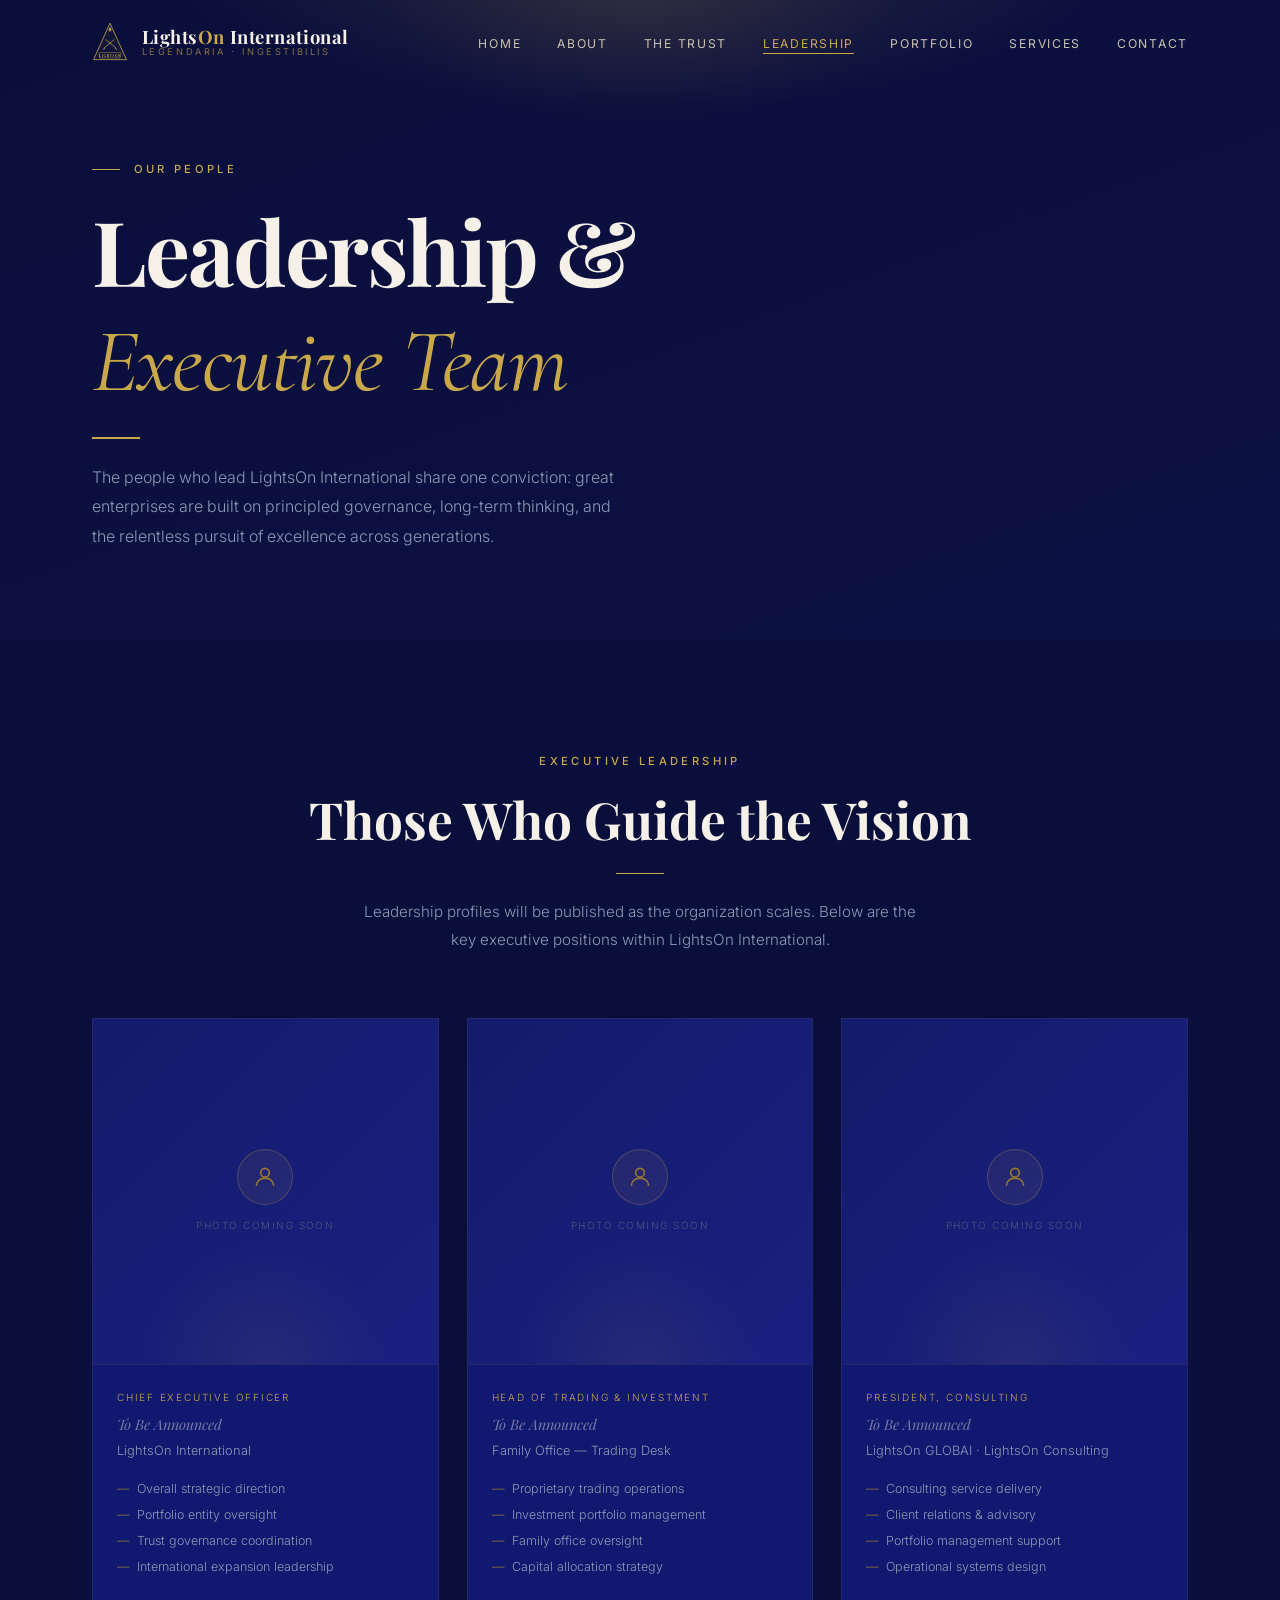
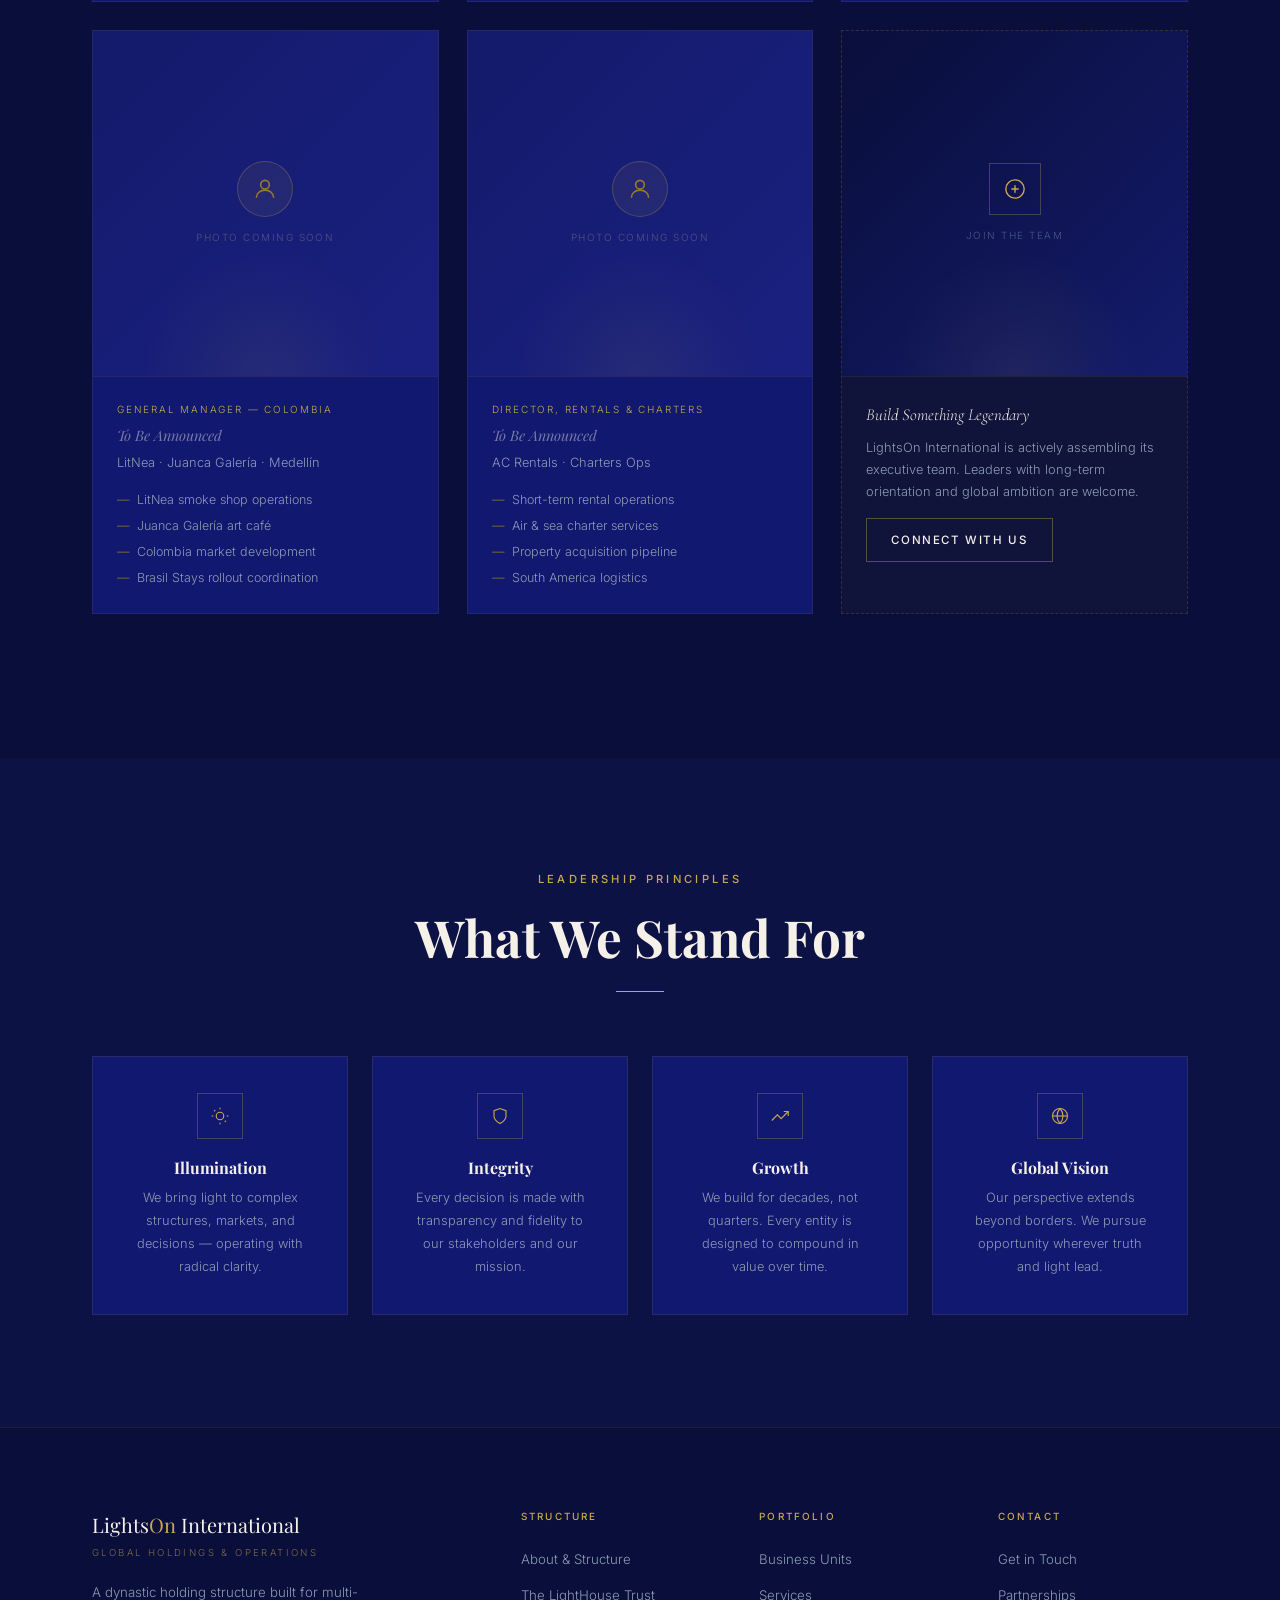
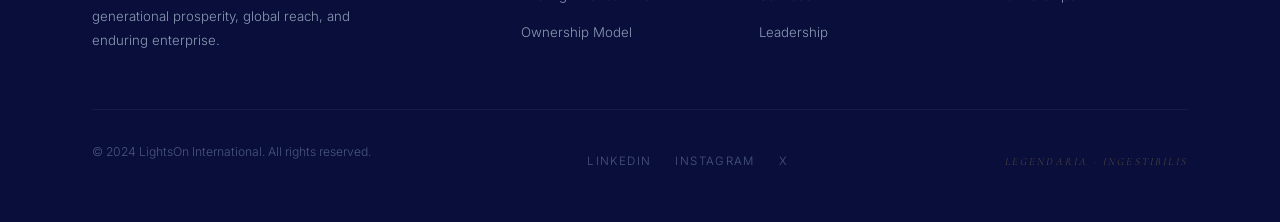
<file: leadership.html>
<!DOCTYPE html>
<html lang="en">
<head>
  <meta charset="UTF-8"/>
  <meta name="viewport" content="width=device-width, initial-scale=1.0"/>
  <title>Leadership — LightsOn International</title>
  <meta name="description" content="Meet the leadership team guiding LightsOn International's global holding and operating structure."/>

  <!-- SEO -->
  <meta name="robots" content="index, follow"/>
  <meta name="theme-color" content="#0D1245"/>
  <link rel="canonical" href="https://lightsoninternational.com/leadership.html"/>
  <!-- Open Graph -->
  <meta property="og:type" content="website"/>
  <meta property="og:site_name" content="LightsOn International"/>
  <meta property="og:title" content="Leadership — LightsOn International"/>
  <meta property="og:description" content="The executive team guiding LightsOn International's global holding and operating structure."/>
  <meta property="og:url" content="https://lightsoninternational.com/leadership.html"/>
  <meta property="og:image" content="https://lightsoninternational.com/assets/og-image.jpg"/>
  <!-- Twitter Card -->
  <meta name="twitter:card" content="summary_large_image"/>
  <meta name="twitter:title" content="Leadership — LightsOn International"/>
  <meta name="twitter:description" content="The executive team guiding LightsOn International's global holding and operating structure."/>
  <meta name="twitter:image" content="https://lightsoninternational.com/assets/og-image.jpg"/>
  <link rel="stylesheet" href="css/styles.css"/>
  <link rel="stylesheet" href="css/images.css"/>
</head>
<body>

<nav class="nav" role="navigation" aria-label="Main navigation">
  <div class="nav__inner">
    <a href="index.html" class="nav__logo">
      <svg class="nav__logo-svg" viewBox="0 0 60 68" fill="none" aria-hidden="true">
        <polygon points="30,2 58,64 2,64" stroke="#C9A84C" stroke-width="1.4" fill="rgba(201,168,76,0.04)"/>
        <polygon points="30,12 52,58 8,58" stroke="rgba(201,168,76,0.2)" stroke-width="0.6" fill="none"/>
        <path d="M26,16 L30,8 L34,16 L32,13 L30,17 L28,13Z" fill="#C9A84C"/>
        <line x1="20" y1="44" x2="37" y2="30" stroke="#C9A84C" stroke-width="1.2" stroke-linecap="round"/>
        <polygon points="20,44 17,48 22,45" fill="#C9A84C"/>
        <line x1="40" y1="44" x2="23" y2="30" stroke="#C9A84C" stroke-width="1.2" stroke-linecap="round"/>
        <polygon points="40,44 43,48 38,45" fill="#C9A84C"/>
        <rect x="12" y="52" width="36" height="9" rx="1" fill="rgba(9,14,58,0.9)" stroke="#C9A84C" stroke-width="0.8"/>
        <text x="30" y="59.5" text-anchor="middle" font-family="serif" font-size="5.5" font-weight="700" fill="#C9A84C" letter-spacing="1">LIGHTSON</text>
      </svg>
      <div class="nav__logo-text">
        <div class="nav__logo-name">Lights<span>On</span> International</div>
        <div class="nav__logo-sub">Legendaria · Ingestibilis</div>
      </div>
    </a>
    <ul class="nav__links" role="list">
      <li><a href="index.html">Home</a></li>
      <li><a href="about.html">About</a></li>
      <li><a href="trust.html">The Trust</a></li>
      <li><a href="leadership.html">Leadership</a></li>
      <li><a href="businesses.html">Portfolio</a></li>
      <li><a href="services.html">Services</a></li>
      <li><a href="contact.html">Contact</a></li>
    </ul>
    <button class="nav__toggle" aria-label="Toggle menu" aria-expanded="false"><span></span><span></span><span></span></button>
  </div>
</nav>

<header class="page-hero">
  <div class="light-ray" aria-hidden="true"></div>
  <div class="container">
    <div class="page-hero__inner">
      <p class="overline">Our People</p>
      <h1>Leadership &amp;<br><span class="italic-gold">Executive Team</span></h1>
      <div class="rule"></div>
      <p style="color:var(--gray);font-size:1rem;line-height:1.85;max-width:540px;margin-top:1rem;">
        The people who lead LightsOn International share one conviction: great enterprises
        are built on principled governance, long-term thinking, and the relentless pursuit
        of excellence across generations.
      </p>
    </div>
  </div>
</header>

<!-- TEAM GRID -->
<section class="section section--dark" aria-labelledby="team-h">
  <div class="container">
    <div class="sh sh--center fi">
      <p class="overline">Executive Leadership</p>
      <h2 id="team-h">Those Who Guide the Vision</h2>
      <div class="rule rule--center"></div>
      <p class="sh__body">Leadership profiles will be published as the organization scales. Below are the key executive positions within LightsOn International.</p>
    </div>

    <div class="grid-3" style="margin-bottom:2rem;">

      <!-- CEO -->
      <article class="team-card fi" data-delay="0">
        <div class="team-card__photo" role="img" aria-label="CEO photo placeholder">
          <div class="team-card__photo-icon" aria-hidden="true">
            <svg width="26" height="26" viewBox="0 0 24 24" fill="none" stroke="currentColor" stroke-width="1.5"><circle cx="12" cy="8" r="4"/><path d="M4 20c0-4 3.6-7 8-7s8 3 8 7"/></svg>
          </div>
          <span class="team-card__photo-text">Photo Coming Soon</span>
        </div>
        <div class="team-card__body">
          <div class="team-card__title">Chief Executive Officer</div>
          <div class="team-card__name" style="font-style:italic;opacity:.45;font-size:.9rem;">To Be Announced</div>
          <div class="team-card__dept">LightsOn International</div>
          <ul class="team-card__resp">
            <li>Overall strategic direction</li>
            <li>Portfolio entity oversight</li>
            <li>Trust governance coordination</li>
            <li>International expansion leadership</li>
          </ul>
        </div>
      </article>

      <!-- Head of Trading -->
      <article class="team-card fi" data-delay="0.08">
        <div class="team-card__photo" role="img" aria-label="Head of Trading photo placeholder">
          <div class="team-card__photo-icon" aria-hidden="true">
            <svg width="26" height="26" viewBox="0 0 24 24" fill="none" stroke="currentColor" stroke-width="1.5"><circle cx="12" cy="8" r="4"/><path d="M4 20c0-4 3.6-7 8-7s8 3 8 7"/></svg>
          </div>
          <span class="team-card__photo-text">Photo Coming Soon</span>
        </div>
        <div class="team-card__body">
          <div class="team-card__title">Head of Trading &amp; Investment</div>
          <div class="team-card__name" style="font-style:italic;opacity:.45;font-size:.9rem;">To Be Announced</div>
          <div class="team-card__dept">Family Office — Trading Desk</div>
          <ul class="team-card__resp">
            <li>Proprietary trading operations</li>
            <li>Investment portfolio management</li>
            <li>Family office oversight</li>
            <li>Capital allocation strategy</li>
          </ul>
        </div>
      </article>

      <!-- President, Consulting -->
      <article class="team-card fi" data-delay="0.16">
        <div class="team-card__photo" role="img" aria-label="President Consulting photo placeholder">
          <div class="team-card__photo-icon" aria-hidden="true">
            <svg width="26" height="26" viewBox="0 0 24 24" fill="none" stroke="currentColor" stroke-width="1.5"><circle cx="12" cy="8" r="4"/><path d="M4 20c0-4 3.6-7 8-7s8 3 8 7"/></svg>
          </div>
          <span class="team-card__photo-text">Photo Coming Soon</span>
        </div>
        <div class="team-card__body">
          <div class="team-card__title">President, Consulting</div>
          <div class="team-card__name" style="font-style:italic;opacity:.45;font-size:.9rem;">To Be Announced</div>
          <div class="team-card__dept">LightsOn GLOBAI · LightsOn Consulting</div>
          <ul class="team-card__resp">
            <li>Consulting service delivery</li>
            <li>Client relations &amp; advisory</li>
            <li>Portfolio management support</li>
            <li>Operational systems design</li>
          </ul>
        </div>
      </article>

      <!-- General Manager, LitNea -->
      <article class="team-card fi" data-delay="0">
        <div class="team-card__photo" role="img" aria-label="LitNea GM photo placeholder">
          <div class="team-card__photo-icon" aria-hidden="true">
            <svg width="26" height="26" viewBox="0 0 24 24" fill="none" stroke="currentColor" stroke-width="1.5"><circle cx="12" cy="8" r="4"/><path d="M4 20c0-4 3.6-7 8-7s8 3 8 7"/></svg>
          </div>
          <span class="team-card__photo-text">Photo Coming Soon</span>
        </div>
        <div class="team-card__body">
          <div class="team-card__title">General Manager — Colombia</div>
          <div class="team-card__name" style="font-style:italic;opacity:.45;font-size:.9rem;">To Be Announced</div>
          <div class="team-card__dept">LitNea · Juanca Galería · Medellín</div>
          <ul class="team-card__resp">
            <li>LitNea smoke shop operations</li>
            <li>Juanca Galería art café</li>
            <li>Colombia market development</li>
            <li>Brasil Stays rollout coordination</li>
          </ul>
        </div>
      </article>

      <!-- Director, AC Rentals -->
      <article class="team-card fi" data-delay="0.08">
        <div class="team-card__photo" role="img" aria-label="AC Rentals Director photo placeholder">
          <div class="team-card__photo-icon" aria-hidden="true">
            <svg width="26" height="26" viewBox="0 0 24 24" fill="none" stroke="currentColor" stroke-width="1.5"><circle cx="12" cy="8" r="4"/><path d="M4 20c0-4 3.6-7 8-7s8 3 8 7"/></svg>
          </div>
          <span class="team-card__photo-text">Photo Coming Soon</span>
        </div>
        <div class="team-card__body">
          <div class="team-card__title">Director, Rentals &amp; Charters</div>
          <div class="team-card__name" style="font-style:italic;opacity:.45;font-size:.9rem;">To Be Announced</div>
          <div class="team-card__dept">AC Rentals · Charters Ops</div>
          <ul class="team-card__resp">
            <li>Short-term rental operations</li>
            <li>Air &amp; sea charter services</li>
            <li>Property acquisition pipeline</li>
            <li>South America logistics</li>
          </ul>
        </div>
      </article>

      <!-- Join card -->
      <article class="team-card fi" data-delay="0.16" style="background:rgba(201,168,76,.03);border-style:dashed;border-color:rgba(201,168,76,.18);">
        <div class="team-card__photo" style="background:linear-gradient(135deg,var(--bg) 0%,var(--bg-mid) 100%);">
          <div style="position:relative;z-index:1;display:flex;flex-direction:column;align-items:center;gap:.75rem;">
            <div style="width:52px;height:52px;border:1px solid rgba(201,168,76,.3);display:flex;align-items:center;justify-content:center;color:var(--gold);">
              <svg width="22" height="22" viewBox="0 0 24 24" fill="none" stroke="currentColor" stroke-width="1.5"><circle cx="12" cy="12" r="10"/><path d="M12 8v8M8 12h8"/></svg>
            </div>
            <span style="font-size:.62rem;letter-spacing:.15em;text-transform:uppercase;color:var(--gray-dark);">Join the Team</span>
          </div>
        </div>
        <div class="team-card__body" style="display:flex;flex-direction:column;gap:1rem;">
          <div>
            <p style="font-family:var(--font-accent);font-style:italic;font-size:1.05rem;color:var(--cream);margin-bottom:.5rem;">Build Something Legendary</p>
            <p style="font-size:.8rem;color:var(--gray);line-height:1.7;">LightsOn International is actively assembling its executive team. Leaders with long-term orientation and global ambition are welcome.</p>
          </div>
          <a href="contact.html" class="btn btn--outline" style="font-size:.72rem;padding:.7rem 1.5rem;align-self:flex-start;">Connect With Us</a>
        </div>
      </article>
    </div>
  </div>
</section>

<!-- VALUES -->
<section class="section section--navy" aria-labelledby="val-h">
  <div class="container">
    <div class="sh sh--center fi">
      <p class="overline">Leadership Principles</p>
      <h2 id="val-h">What We Stand For</h2>
      <div class="rule rule--center"></div>
    </div>
    <div class="grid-4">
      <div class="card fi" style="text-align:center;" data-delay="0">
        <div class="card__icon" style="margin:0 auto 1.25rem;" aria-hidden="true">
          <svg width="18" height="18" viewBox="0 0 24 24" fill="none" stroke="currentColor" stroke-width="1.5"><circle cx="12" cy="12" r="5"/><line x1="12" y1="1" x2="12" y2="3"/><line x1="12" y1="21" x2="12" y2="23"/><line x1="4.22" y1="4.22" x2="5.64" y2="5.64"/><line x1="18.36" y1="18.36" x2="19.78" y2="19.78"/><line x1="1" y1="12" x2="3" y2="12"/><line x1="21" y1="12" x2="23" y2="12"/></svg>
        </div>
        <h3 style="font-size:1rem;margin-bottom:.5rem;">Illumination</h3>
        <p class="card__body" style="font-size:.8rem;">We bring light to complex structures, markets, and decisions — operating with radical clarity.</p>
      </div>
      <div class="card fi" style="text-align:center;" data-delay="0.08">
        <div class="card__icon" style="margin:0 auto 1.25rem;" aria-hidden="true">
          <svg width="18" height="18" viewBox="0 0 24 24" fill="none" stroke="currentColor" stroke-width="1.5"><path d="M12 22s8-4 8-10V5l-8-3-8 3v7c0 6 8 10 8 10z"/></svg>
        </div>
        <h3 style="font-size:1rem;margin-bottom:.5rem;">Integrity</h3>
        <p class="card__body" style="font-size:.8rem;">Every decision is made with transparency and fidelity to our stakeholders and our mission.</p>
      </div>
      <div class="card fi" style="text-align:center;" data-delay="0.16">
        <div class="card__icon" style="margin:0 auto 1.25rem;" aria-hidden="true">
          <svg width="18" height="18" viewBox="0 0 24 24" fill="none" stroke="currentColor" stroke-width="1.5"><polyline points="23 6 13.5 15.5 8.5 10.5 1 18"/><polyline points="17 6 23 6 23 12"/></svg>
        </div>
        <h3 style="font-size:1rem;margin-bottom:.5rem;">Growth</h3>
        <p class="card__body" style="font-size:.8rem;">We build for decades, not quarters. Every entity is designed to compound in value over time.</p>
      </div>
      <div class="card fi" style="text-align:center;" data-delay="0.24">
        <div class="card__icon" style="margin:0 auto 1.25rem;" aria-hidden="true">
          <svg width="18" height="18" viewBox="0 0 24 24" fill="none" stroke="currentColor" stroke-width="1.5"><circle cx="12" cy="12" r="10"/><line x1="2" y1="12" x2="22" y2="12"/><path d="M12 2a15.3 15.3 0 0 1 4 10 15.3 15.3 0 0 1-4 10 15.3 15.3 0 0 1-4-10 15.3 15.3 0 0 1 4-10z"/></svg>
        </div>
        <h3 style="font-size:1rem;margin-bottom:.5rem;">Global Vision</h3>
        <p class="card__body" style="font-size:.8rem;">Our perspective extends beyond borders. We pursue opportunity wherever truth and light lead.</p>
      </div>
    </div>
  </div>
</section>

<footer class="footer" role="contentinfo">
  <div class="container">
    <div class="footer__grid">
      <div>
        <div class="footer__brand-name">Lights<span>On</span> International</div>
        <div class="footer__brand-sub">Global Holdings &amp; Operations</div>
        <p class="footer__brand-body">A dynastic holding structure built for multi-generational prosperity, global reach, and enduring enterprise.</p>
      </div>
      <div>
        <div class="footer__col-title">Structure</div>
        <ul class="footer__links">
          <li><a href="about.html">About &amp; Structure</a></li>
          <li><a href="about.html#trust">The LightHouse Trust</a></li>
          <li><a href="about.html#ownership">Ownership Model</a></li>
        </ul>
      </div>
      <div>
        <div class="footer__col-title">Portfolio</div>
        <ul class="footer__links">
          <li><a href="businesses.html">Business Units</a></li>
          <li><a href="services.html">Services</a></li>
          <li><a href="leadership.html">Leadership</a></li>
        </ul>
      </div>
      <div>
        <div class="footer__col-title">Contact</div>
        <ul class="footer__links">
          <li><a href="contact.html">Get in Touch</a></li>
          <li><a href="contact.html">Partnerships</a></li>
        </ul>
      </div>
    </div>
    <div class="footer__bottom">
      <p class="footer__copy">&copy; 2024 LightsOn International. All rights reserved.</p>
      <div style="display:flex;gap:1.5rem;align-items:center;">
        <a href="#" aria-label="LinkedIn" style="color:var(--gray-dark);font-size:.72rem;letter-spacing:.12em;text-transform:uppercase;transition:color var(--trans);" onmouseover="this.style.color='var(--gold)'" onmouseout="this.style.color='var(--gray-dark)'">LinkedIn</a>
        <a href="#" aria-label="Instagram" style="color:var(--gray-dark);font-size:.72rem;letter-spacing:.12em;text-transform:uppercase;transition:color var(--trans);" onmouseover="this.style.color='var(--gold)'" onmouseout="this.style.color='var(--gray-dark)'">Instagram</a>
        <a href="#" aria-label="Twitter/X" style="color:var(--gray-dark);font-size:.72rem;letter-spacing:.12em;text-transform:uppercase;transition:color var(--trans);" onmouseover="this.style.color='var(--gold)'" onmouseout="this.style.color='var(--gray-dark)'">X</a>
      </div>
      <p class="footer__motto">Legendaria &middot; Ingestibilis</p>
    </div>
  </div>
</footer>
<script src="js/main.js"></script>
</body>
</html>
</file>
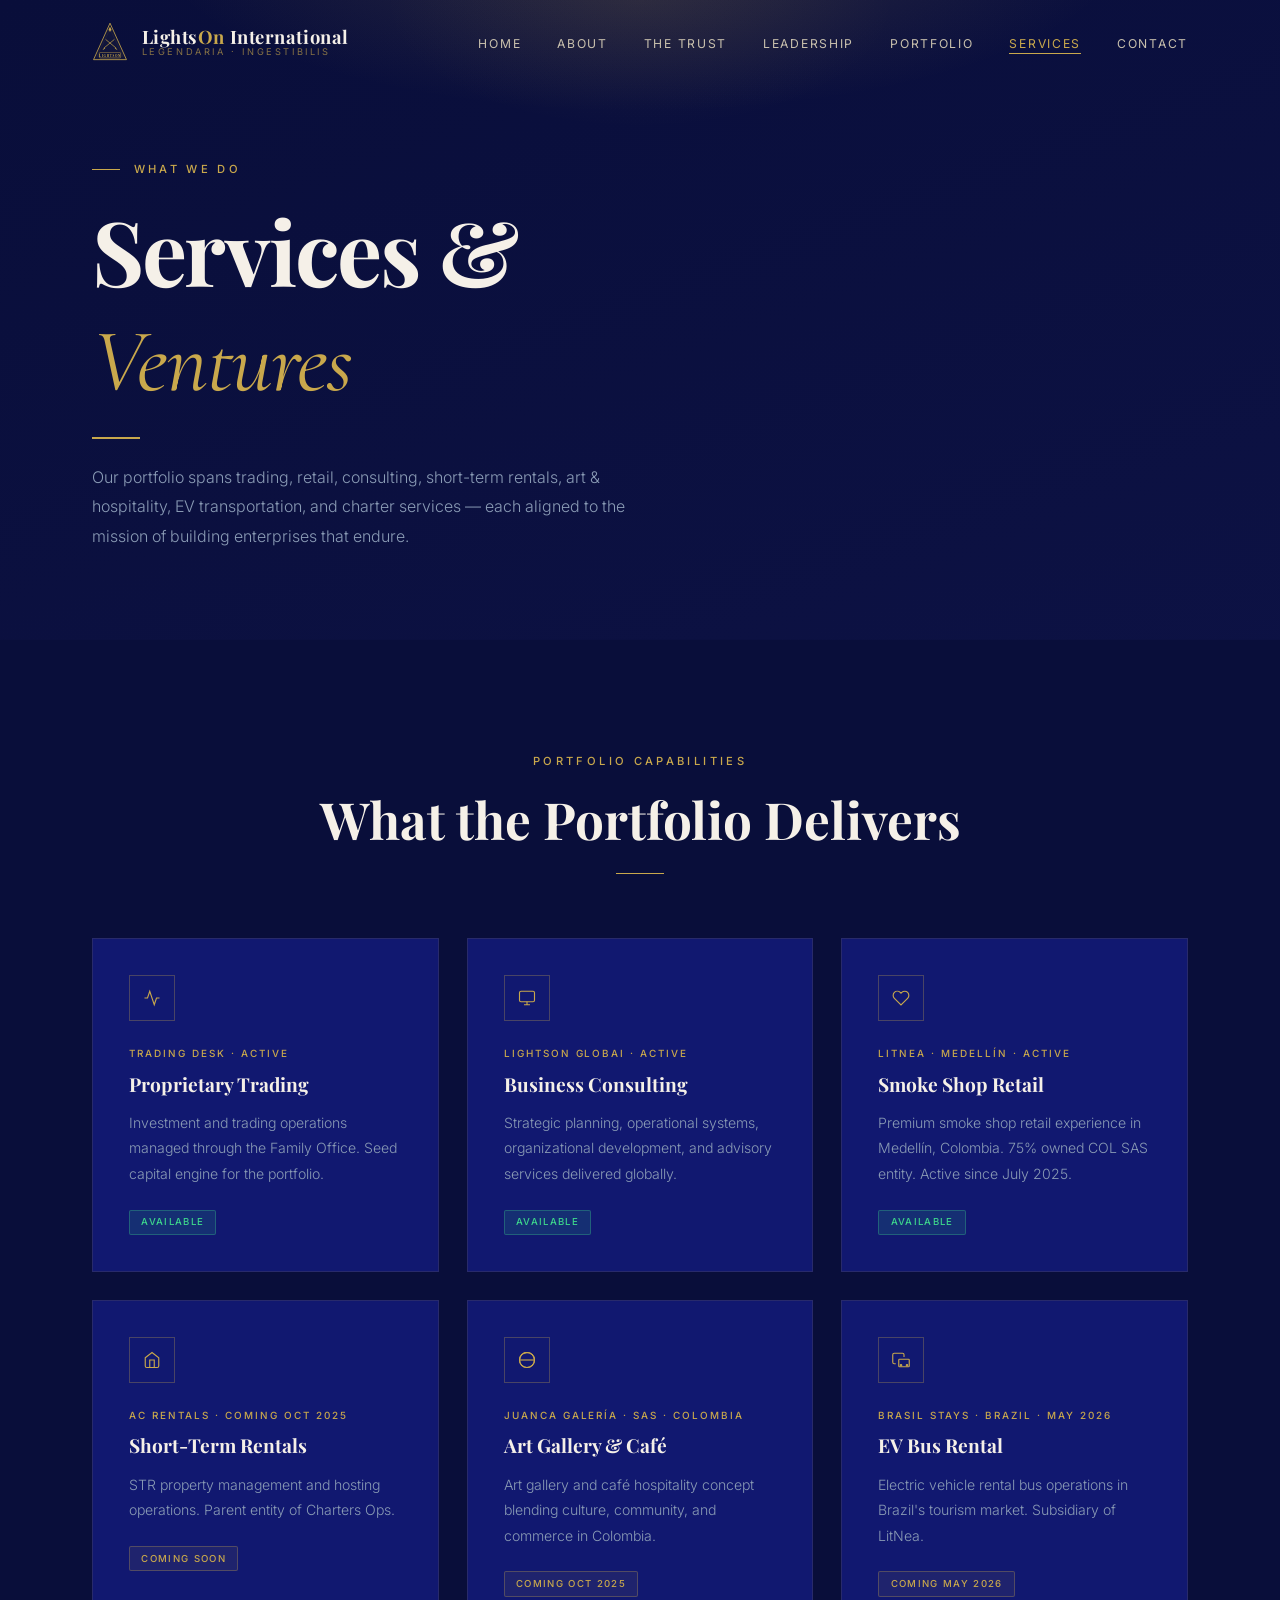
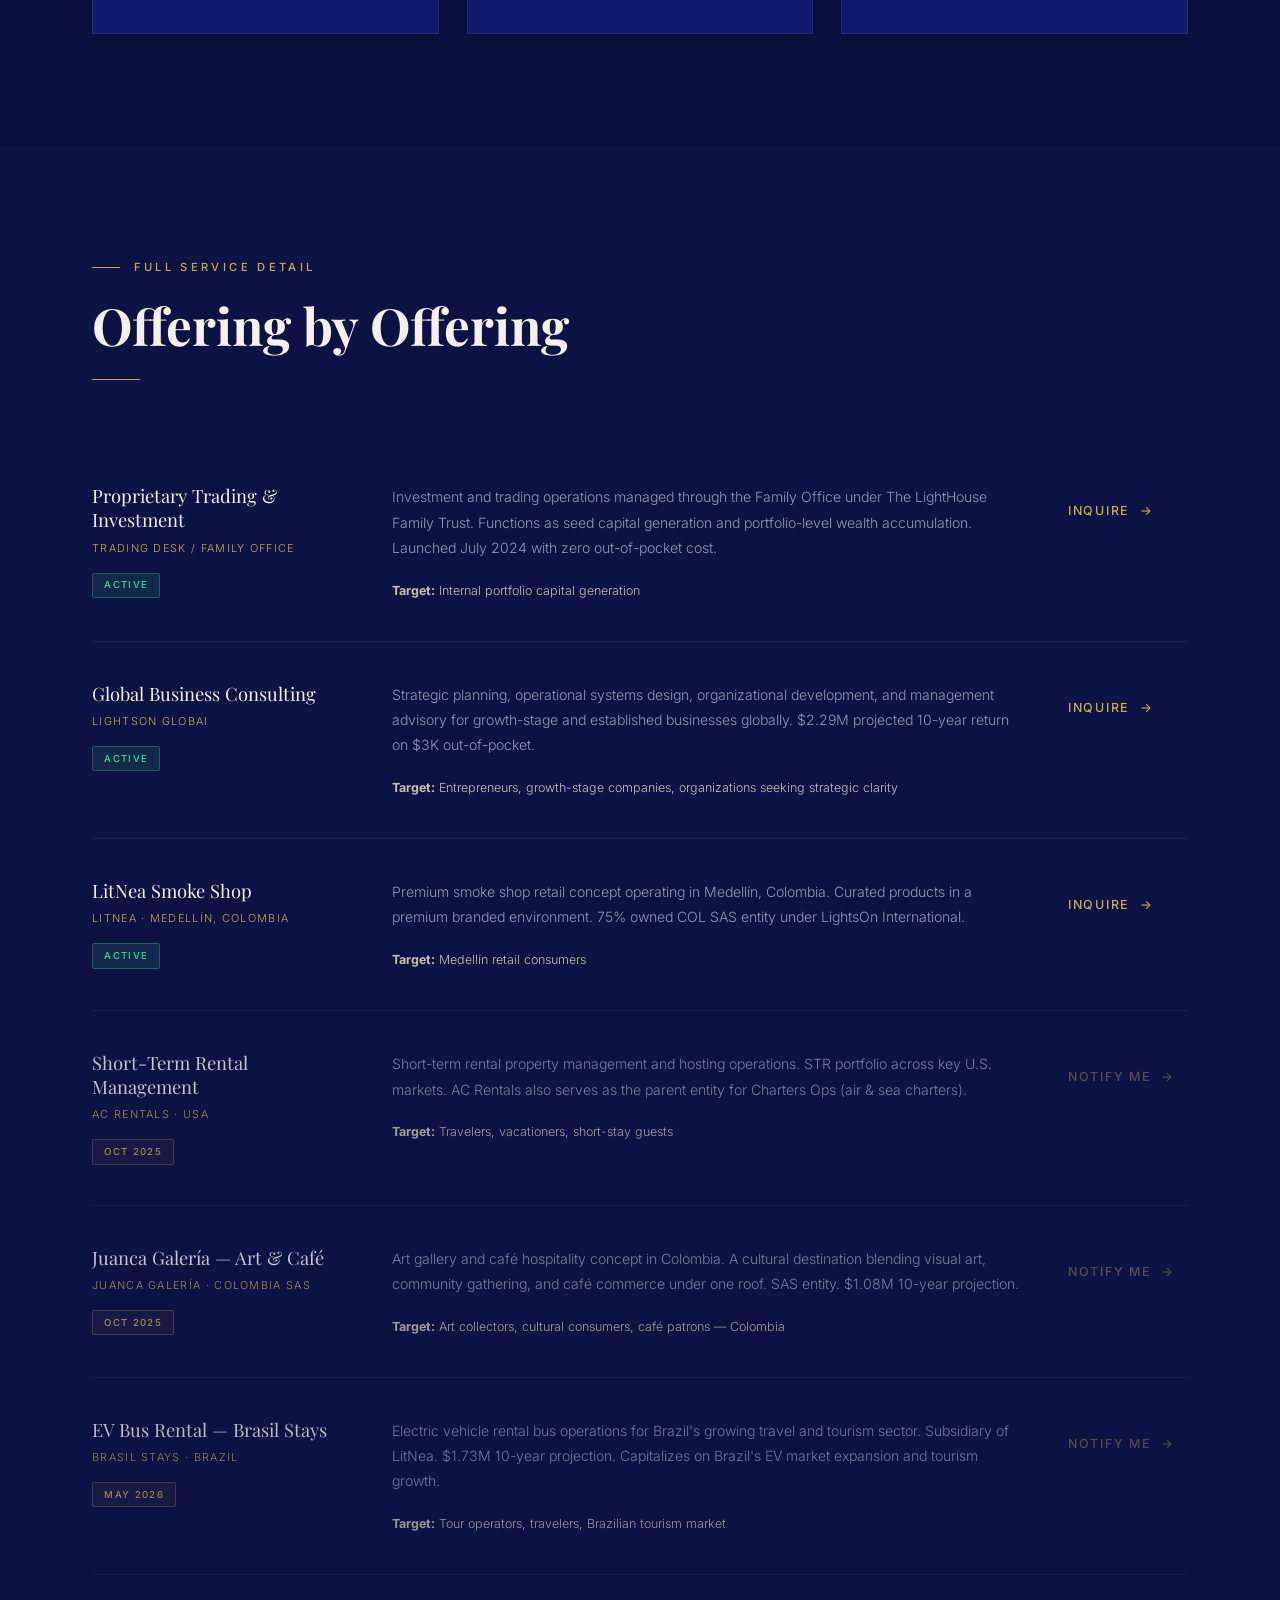
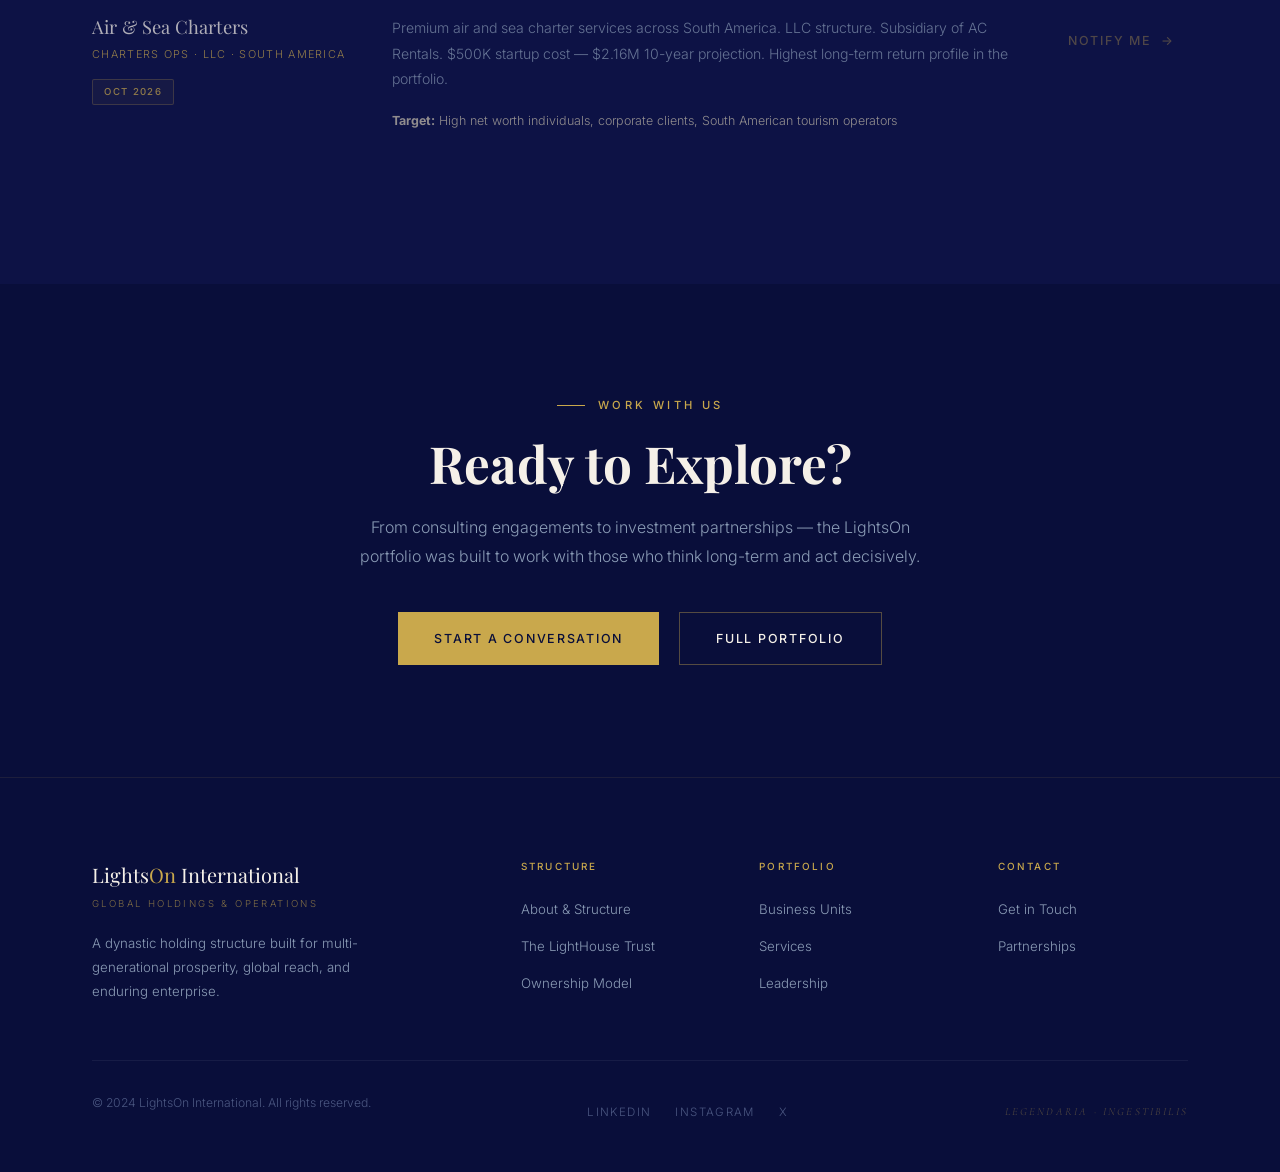
<file: services.html>
<!DOCTYPE html>
<html lang="en">
<head>
  <meta charset="UTF-8"/>
  <meta name="viewport" content="width=device-width, initial-scale=1.0"/>
  <title>Services &amp; Ventures — LightsOn International</title>
  <meta name="description" content="Services across the LightsOn International portfolio: trading, consulting, retail, short-term rentals, art & hospitality, EV transportation, and charter services."/>

  <!-- SEO -->
  <meta name="robots" content="index, follow"/>
  <meta name="theme-color" content="#0D1245"/>
  <link rel="canonical" href="https://lightsoninternational.com/services.html"/>
  <!-- Open Graph -->
  <meta property="og:type" content="website"/>
  <meta property="og:site_name" content="LightsOn International"/>
  <meta property="og:title" content="Services & Ventures — LightsOn International"/>
  <meta property="og:description" content="Trading, consulting, retail, short-term rentals, art & hospitality, EV transportation, and charter services across the LightsOn portfolio."/>
  <meta property="og:url" content="https://lightsoninternational.com/services.html"/>
  <meta property="og:image" content="https://lightsoninternational.com/assets/og-image.jpg"/>
  <!-- Twitter Card -->
  <meta name="twitter:card" content="summary_large_image"/>
  <meta name="twitter:title" content="Services & Ventures — LightsOn International"/>
  <meta name="twitter:description" content="Trading, consulting, retail, short-term rentals, art & hospitality, EV transportation, and charter services across the LightsOn portfolio."/>
  <meta name="twitter:image" content="https://lightsoninternational.com/assets/og-image.jpg"/>
  <link rel="stylesheet" href="css/styles.css"/>
  <link rel="stylesheet" href="css/images.css"/>
</head>
<body>

<nav class="nav" role="navigation" aria-label="Main navigation">
  <div class="nav__inner">
    <a href="index.html" class="nav__logo">
      <svg class="nav__logo-svg" viewBox="0 0 60 68" fill="none" aria-hidden="true">
        <polygon points="30,2 58,64 2,64" stroke="#C9A84C" stroke-width="1.4" fill="rgba(201,168,76,0.04)"/>
        <polygon points="30,12 52,58 8,58" stroke="rgba(201,168,76,0.2)" stroke-width="0.6" fill="none"/>
        <path d="M26,16 L30,8 L34,16 L32,13 L30,17 L28,13Z" fill="#C9A84C"/>
        <line x1="20" y1="44" x2="37" y2="30" stroke="#C9A84C" stroke-width="1.2" stroke-linecap="round"/>
        <polygon points="20,44 17,48 22,45" fill="#C9A84C"/>
        <line x1="40" y1="44" x2="23" y2="30" stroke="#C9A84C" stroke-width="1.2" stroke-linecap="round"/>
        <polygon points="40,44 43,48 38,45" fill="#C9A84C"/>
        <rect x="12" y="52" width="36" height="9" rx="1" fill="rgba(9,14,58,0.9)" stroke="#C9A84C" stroke-width="0.8"/>
        <text x="30" y="59.5" text-anchor="middle" font-family="serif" font-size="5.5" font-weight="700" fill="#C9A84C" letter-spacing="1">LIGHTSON</text>
      </svg>
      <div class="nav__logo-text">
        <div class="nav__logo-name">Lights<span>On</span> International</div>
        <div class="nav__logo-sub">Legendaria · Ingestibilis</div>
      </div>
    </a>
    <ul class="nav__links" role="list">
      <li><a href="index.html">Home</a></li>
      <li><a href="about.html">About</a></li>
      <li><a href="trust.html">The Trust</a></li>
      <li><a href="leadership.html">Leadership</a></li>
      <li><a href="businesses.html">Portfolio</a></li>
      <li><a href="services.html">Services</a></li>
      <li><a href="contact.html">Contact</a></li>
    </ul>
    <button class="nav__toggle" aria-label="Toggle menu" aria-expanded="false"><span></span><span></span><span></span></button>
  </div>
</nav>

<header class="page-hero">
  <div class="light-ray" aria-hidden="true"></div>
  <div class="container">
    <div class="page-hero__inner">
      <p class="overline">What We Do</p>
      <h1>Services &amp;<br><span class="italic-gold">Ventures</span></h1>
      <div class="rule"></div>
      <p style="color:var(--gray);font-size:1rem;line-height:1.85;max-width:540px;margin-top:1rem;">
        Our portfolio spans trading, retail, consulting, short-term rentals, art &amp; hospitality,
        EV transportation, and charter services — each aligned to the mission of building
        enterprises that endure.
      </p>
    </div>
  </div>
</header>

<!-- SERVICE CARDS -->
<section class="section section--dark" aria-labelledby="svc-overview-h">
  <div class="container">
    <div class="sh sh--center fi">
      <p class="overline">Portfolio Capabilities</p>
      <h2 id="svc-overview-h">What the Portfolio Delivers</h2>
      <div class="rule rule--center"></div>
    </div>
    <div class="grid-3">
      <div class="card fi" data-delay="0">
        <div class="card__icon">
          <svg width="18" height="18" viewBox="0 0 24 24" fill="none" stroke="currentColor" stroke-width="1.5"><polyline points="22 12 18 12 15 21 9 3 6 12 2 12"/></svg>
        </div>
        <div class="card__eyebrow">Trading Desk · Active</div>
        <h3 class="card__title">Proprietary Trading</h3>
        <p class="card__body">Investment and trading operations managed through the Family Office. Seed capital engine for the portfolio.</p>
        <div style="margin-top:1.25rem;"><span class="badge badge--active">Available</span></div>
      </div>
      <div class="card fi" data-delay="0.08">
        <div class="card__icon">
          <svg width="18" height="18" viewBox="0 0 24 24" fill="none" stroke="currentColor" stroke-width="1.5"><rect x="2" y="3" width="20" height="14" rx="2"/><path d="M8 21h8M12 17v4"/></svg>
        </div>
        <div class="card__eyebrow">LightsOn GLOBAI · Active</div>
        <h3 class="card__title">Business Consulting</h3>
        <p class="card__body">Strategic planning, operational systems, organizational development, and advisory services delivered globally.</p>
        <div style="margin-top:1.25rem;"><span class="badge badge--active">Available</span></div>
      </div>
      <div class="card fi" data-delay="0.16">
        <div class="card__icon">
          <svg width="18" height="18" viewBox="0 0 24 24" fill="none" stroke="currentColor" stroke-width="1.5"><path d="M20.84 4.61a5.5 5.5 0 0 0-7.78 0L12 5.67l-1.06-1.06a5.5 5.5 0 0 0-7.78 7.78l1.06 1.06L12 21.23l7.78-7.78 1.06-1.06a5.5 5.5 0 0 0 0-7.78z"/></svg>
        </div>
        <div class="card__eyebrow">LitNea · Medellín · Active</div>
        <h3 class="card__title">Smoke Shop Retail</h3>
        <p class="card__body">Premium smoke shop retail experience in Medellín, Colombia. 75% owned COL SAS entity. Active since July 2025.</p>
        <div style="margin-top:1.25rem;"><span class="badge badge--active">Available</span></div>
      </div>
      <div class="card fi" data-delay="0">
        <div class="card__icon">
          <svg width="18" height="18" viewBox="0 0 24 24" fill="none" stroke="currentColor" stroke-width="1.5"><path d="M3 9l9-7 9 7v11a2 2 0 0 1-2 2H5a2 2 0 0 1-2-2z"/><polyline points="9 22 9 12 15 12 15 22"/></svg>
        </div>
        <div class="card__eyebrow">AC Rentals · Coming Oct 2025</div>
        <h3 class="card__title">Short-Term Rentals</h3>
        <p class="card__body">STR property management and hosting operations. Parent entity of Charters Ops.</p>
        <div style="margin-top:1.25rem;"><span class="badge badge--planned">Coming Soon</span></div>
      </div>
      <div class="card fi" data-delay="0.08">
        <div class="card__icon">
          <svg width="18" height="18" viewBox="0 0 24 24" fill="none" stroke="currentColor" stroke-width="1.5"><circle cx="12" cy="12" r="10"/><path d="M8 3.13A10 10 0 0 1 12 2a10 10 0 0 1 0 20"/><path d="M12 2a10 10 0 0 0 0 20"/><path d="M2 12h20"/></svg>
        </div>
        <div class="card__eyebrow">Juanca Galería · SAS · Colombia</div>
        <h3 class="card__title">Art Gallery &amp; Café</h3>
        <p class="card__body">Art gallery and café hospitality concept blending culture, community, and commerce in Colombia.</p>
        <div style="margin-top:1.25rem;"><span class="badge badge--planned">Coming Oct 2025</span></div>
      </div>
      <div class="card fi" data-delay="0.16">
        <div class="card__icon">
          <svg width="18" height="18" viewBox="0 0 24 24" fill="none" stroke="currentColor" stroke-width="1.5"><path d="M5 17H3a2 2 0 0 1-2-2V5a2 2 0 0 1 2-2h11a2 2 0 0 1 2 2v3"/><rect x="9" y="11" width="14" height="10" rx="1"/><circle cx="12" cy="19" r="1"/><circle cx="20" cy="19" r="1"/></svg>
        </div>
        <div class="card__eyebrow">Brasil Stays · Brazil · May 2026</div>
        <h3 class="card__title">EV Bus Rental</h3>
        <p class="card__body">Electric vehicle rental bus operations in Brazil's tourism market. Subsidiary of LitNea.</p>
        <div style="margin-top:1.25rem;"><span class="badge badge--planned">Coming May 2026</span></div>
      </div>
    </div>
  </div>
</section>

<!-- DETAILED LIST -->
<section class="section section--navy" aria-labelledby="svc-detail-h">
  <div class="container">
    <div class="sh fi">
      <p class="overline">Full Service Detail</p>
      <h2 id="svc-detail-h">Offering by Offering</h2>
      <div class="rule"></div>
    </div>
    <div class="fi">
      <div class="svc-item">
        <div>
          <div class="svc-item__name">Proprietary Trading &amp; Investment</div>
          <div class="svc-item__entity">Trading Desk / Family Office</div>
          <div style="margin-top:.75rem;"><span class="badge badge--active">Active</span></div>
        </div>
        <div>
          <p class="svc-item__desc">Investment and trading operations managed through the Family Office under The LightHouse Family Trust. Functions as seed capital generation and portfolio-level wealth accumulation. Launched July 2024 with zero out-of-pocket cost.</p>
          <div class="svc-item__target"><strong style="color:var(--cream-dim);">Target:</strong> Internal portfolio capital generation</div>
        </div>
        <div><a href="contact.html" class="btn btn--ghost">Inquire</a></div>
      </div>
      <div class="svc-item">
        <div>
          <div class="svc-item__name">Global Business Consulting</div>
          <div class="svc-item__entity">LightsOn GLOBAI</div>
          <div style="margin-top:.75rem;"><span class="badge badge--active">Active</span></div>
        </div>
        <div>
          <p class="svc-item__desc">Strategic planning, operational systems design, organizational development, and management advisory for growth-stage and established businesses globally. $2.29M projected 10-year return on $3K out-of-pocket.</p>
          <div class="svc-item__target"><strong style="color:var(--cream-dim);">Target:</strong> Entrepreneurs, growth-stage companies, organizations seeking strategic clarity</div>
        </div>
        <div><a href="contact.html" class="btn btn--ghost">Inquire</a></div>
      </div>
      <div class="svc-item">
        <div>
          <div class="svc-item__name">LitNea Smoke Shop</div>
          <div class="svc-item__entity">LitNea · Medellín, Colombia</div>
          <div style="margin-top:.75rem;"><span class="badge badge--active">Active</span></div>
        </div>
        <div>
          <p class="svc-item__desc">Premium smoke shop retail concept operating in Medellín, Colombia. Curated products in a premium branded environment. 75% owned COL SAS entity under LightsOn International.</p>
          <div class="svc-item__target"><strong style="color:var(--cream-dim);">Target:</strong> Medellín retail consumers</div>
        </div>
        <div><a href="contact.html" class="btn btn--ghost">Inquire</a></div>
      </div>
      <div class="svc-item" style="opacity:.8;">
        <div>
          <div class="svc-item__name">Short-Term Rental Management</div>
          <div class="svc-item__entity">AC Rentals · USA</div>
          <div style="margin-top:.75rem;"><span class="badge badge--planned">Oct 2025</span></div>
        </div>
        <div>
          <p class="svc-item__desc">Short-term rental property management and hosting operations. STR portfolio across key U.S. markets. AC Rentals also serves as the parent entity for Charters Ops (air &amp; sea charters).</p>
          <div class="svc-item__target"><strong style="color:var(--cream-dim);">Target:</strong> Travelers, vacationers, short-stay guests</div>
        </div>
        <div><a href="contact.html" class="btn btn--ghost" style="opacity:.5;">Notify Me</a></div>
      </div>
      <div class="svc-item" style="opacity:.8;">
        <div>
          <div class="svc-item__name">Juanca Galería — Art &amp; Café</div>
          <div class="svc-item__entity">Juanca Galería · Colombia SAS</div>
          <div style="margin-top:.75rem;"><span class="badge badge--planned">Oct 2025</span></div>
        </div>
        <div>
          <p class="svc-item__desc">Art gallery and café hospitality concept in Colombia. A cultural destination blending visual art, community gathering, and café commerce under one roof. SAS entity. $1.08M 10-year projection.</p>
          <div class="svc-item__target"><strong style="color:var(--cream-dim);">Target:</strong> Art collectors, cultural consumers, café patrons — Colombia</div>
        </div>
        <div><a href="contact.html" class="btn btn--ghost" style="opacity:.5;">Notify Me</a></div>
      </div>
      <div class="svc-item" style="opacity:.75;">
        <div>
          <div class="svc-item__name">EV Bus Rental — Brasil Stays</div>
          <div class="svc-item__entity">Brasil Stays · Brazil</div>
          <div style="margin-top:.75rem;"><span class="badge badge--planned">May 2026</span></div>
        </div>
        <div>
          <p class="svc-item__desc">Electric vehicle rental bus operations for Brazil's growing travel and tourism sector. Subsidiary of LitNea. $1.73M 10-year projection. Capitalizes on Brazil's EV market expansion and tourism growth.</p>
          <div class="svc-item__target"><strong style="color:var(--cream-dim);">Target:</strong> Tour operators, travelers, Brazilian tourism market</div>
        </div>
        <div><a href="contact.html" class="btn btn--ghost" style="opacity:.5;">Notify Me</a></div>
      </div>
      <div class="svc-item" style="opacity:.7;">
        <div>
          <div class="svc-item__name">Air &amp; Sea Charters</div>
          <div class="svc-item__entity">Charters Ops · LLC · South America</div>
          <div style="margin-top:.75rem;"><span class="badge badge--planned">Oct 2026</span></div>
        </div>
        <div>
          <p class="svc-item__desc">Premium air and sea charter services across South America. LLC structure. Subsidiary of AC Rentals. $500K startup cost — $2.16M 10-year projection. Highest long-term return profile in the portfolio.</p>
          <div class="svc-item__target"><strong style="color:var(--cream-dim);">Target:</strong> High net worth individuals, corporate clients, South American tourism operators</div>
        </div>
        <div><a href="contact.html" class="btn btn--ghost" style="opacity:.5;">Notify Me</a></div>
      </div>
    </div>
  </div>
</section>

<!-- CTA -->
<section class="section section--dark" aria-label="CTA">
  <div class="container" style="text-align:center;max-width:660px;">
    <div class="fi">
      <p class="overline" style="justify-content:center;">Work With Us</p>
      <h2 style="margin-bottom:1.25rem;">Ready to Explore?</h2>
      <p style="color:var(--gray);margin-bottom:2.5rem;line-height:1.85;">
        From consulting engagements to investment partnerships — the LightsOn portfolio
        was built to work with those who think long-term and act decisively.
      </p>
      <div style="display:flex;gap:1.25rem;justify-content:center;flex-wrap:wrap;">
        <a href="contact.html" class="btn btn--gold">Start a Conversation</a>
        <a href="businesses.html" class="btn btn--outline">Full Portfolio</a>
      </div>
    </div>
  </div>
</section>

<footer class="footer" role="contentinfo">
  <div class="container">
    <div class="footer__grid">
      <div>
        <div class="footer__brand-name">Lights<span>On</span> International</div>
        <div class="footer__brand-sub">Global Holdings &amp; Operations</div>
        <p class="footer__brand-body">A dynastic holding structure built for multi-generational prosperity, global reach, and enduring enterprise.</p>
      </div>
      <div>
        <div class="footer__col-title">Structure</div>
        <ul class="footer__links">
          <li><a href="about.html">About &amp; Structure</a></li>
          <li><a href="about.html#trust">The LightHouse Trust</a></li>
          <li><a href="about.html#ownership">Ownership Model</a></li>
        </ul>
      </div>
      <div>
        <div class="footer__col-title">Portfolio</div>
        <ul class="footer__links">
          <li><a href="businesses.html">Business Units</a></li>
          <li><a href="services.html">Services</a></li>
          <li><a href="leadership.html">Leadership</a></li>
        </ul>
      </div>
      <div>
        <div class="footer__col-title">Contact</div>
        <ul class="footer__links">
          <li><a href="contact.html">Get in Touch</a></li>
          <li><a href="contact.html">Partnerships</a></li>
        </ul>
      </div>
    </div>
    <div class="footer__bottom">
      <p class="footer__copy">&copy; 2024 LightsOn International. All rights reserved.</p>
      <div style="display:flex;gap:1.5rem;align-items:center;">
        <a href="#" aria-label="LinkedIn" style="color:var(--gray-dark);font-size:.72rem;letter-spacing:.12em;text-transform:uppercase;transition:color var(--trans);" onmouseover="this.style.color='var(--gold)'" onmouseout="this.style.color='var(--gray-dark)'">LinkedIn</a>
        <a href="#" aria-label="Instagram" style="color:var(--gray-dark);font-size:.72rem;letter-spacing:.12em;text-transform:uppercase;transition:color var(--trans);" onmouseover="this.style.color='var(--gold)'" onmouseout="this.style.color='var(--gray-dark)'">Instagram</a>
        <a href="#" aria-label="Twitter/X" style="color:var(--gray-dark);font-size:.72rem;letter-spacing:.12em;text-transform:uppercase;transition:color var(--trans);" onmouseover="this.style.color='var(--gold)'" onmouseout="this.style.color='var(--gray-dark)'">X</a>
      </div>
      <p class="footer__motto">Legendaria &middot; Ingestibilis</p>
    </div>
  </div>
</footer>
<script src="js/main.js"></script>
</body>
</html>
</file>
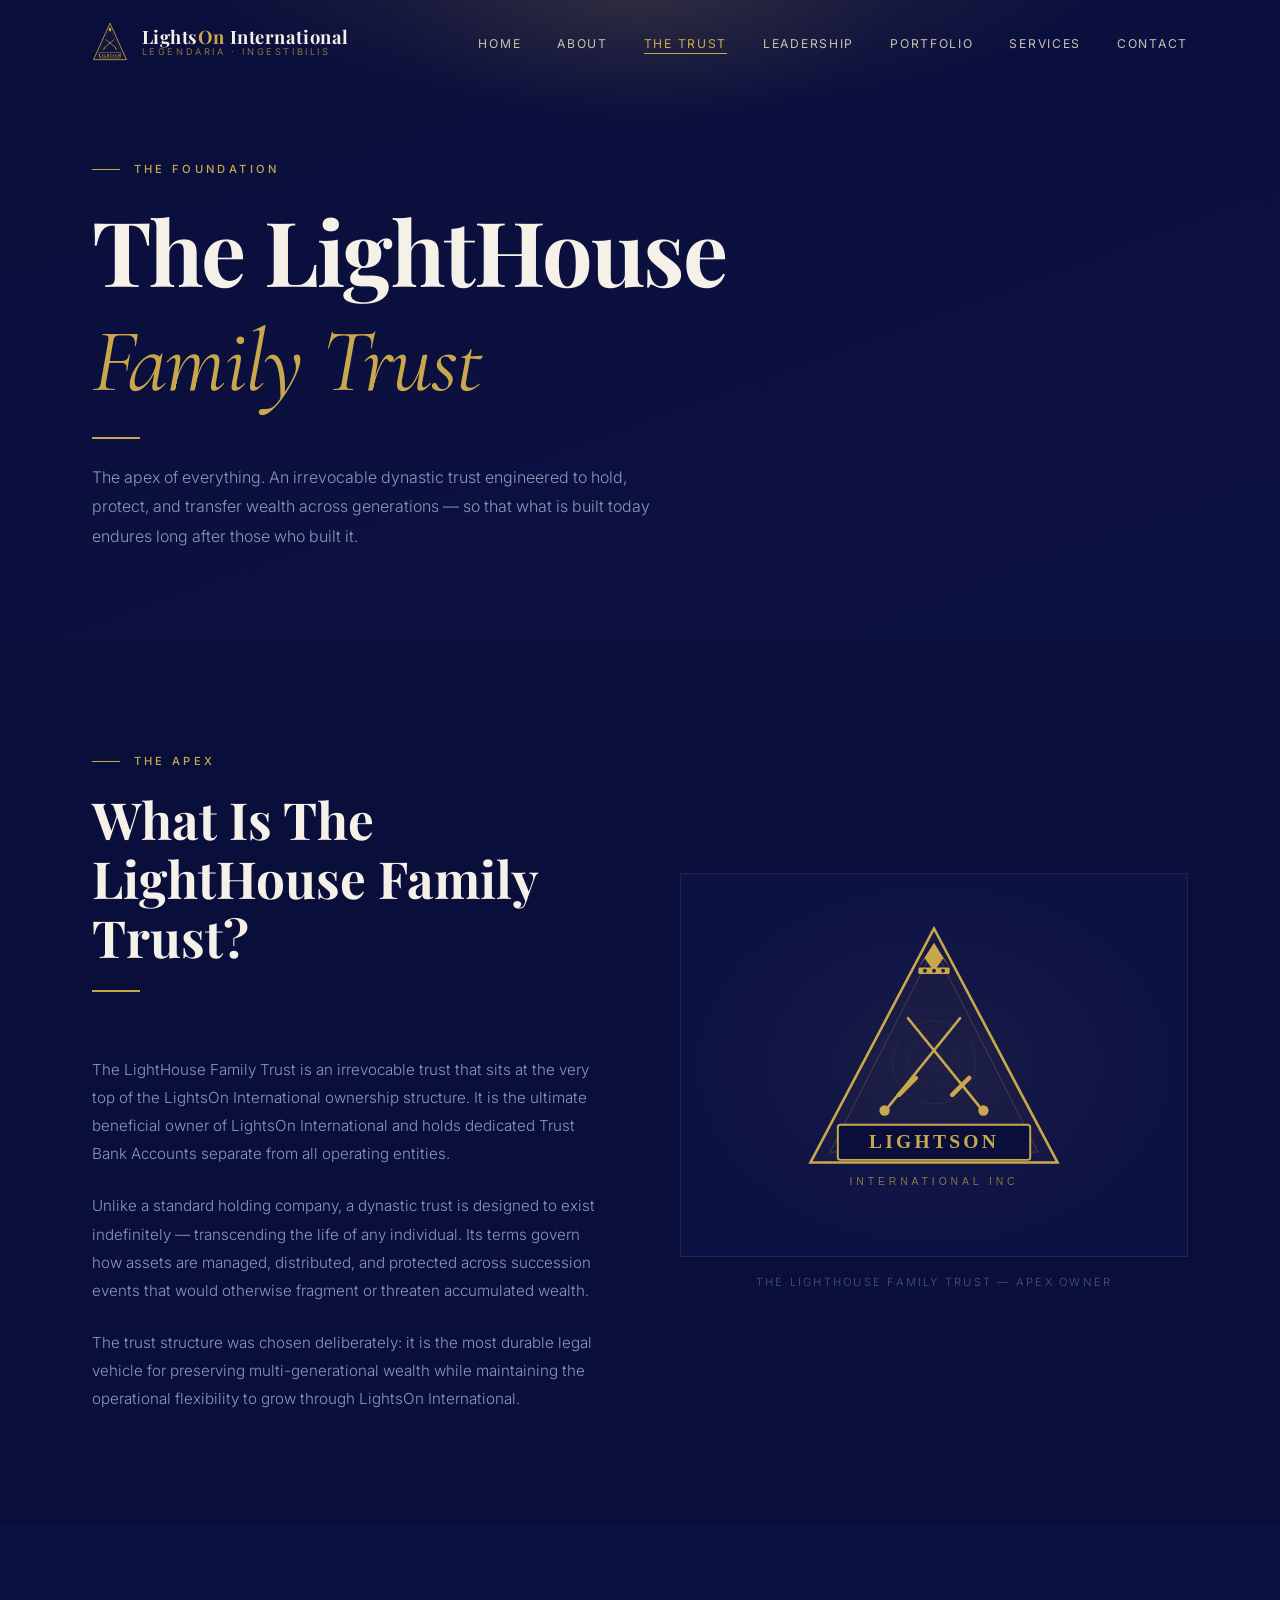
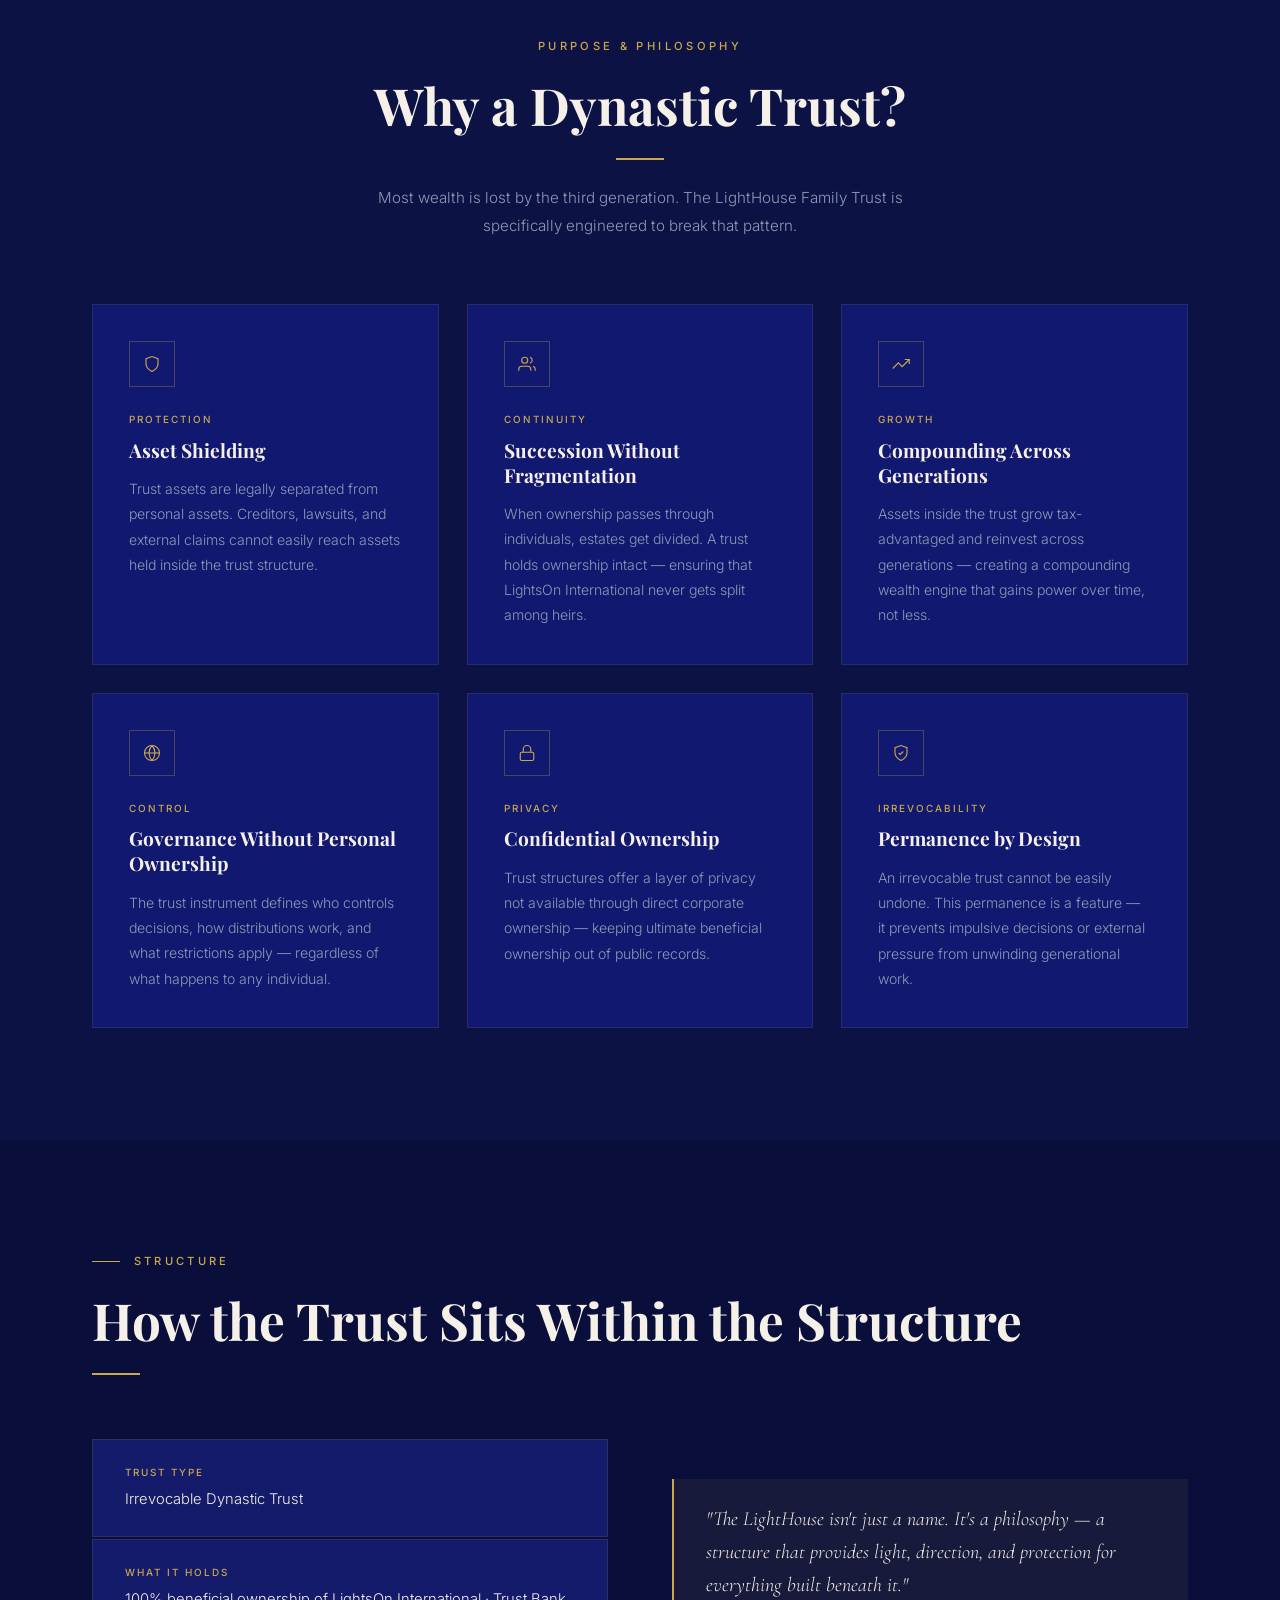
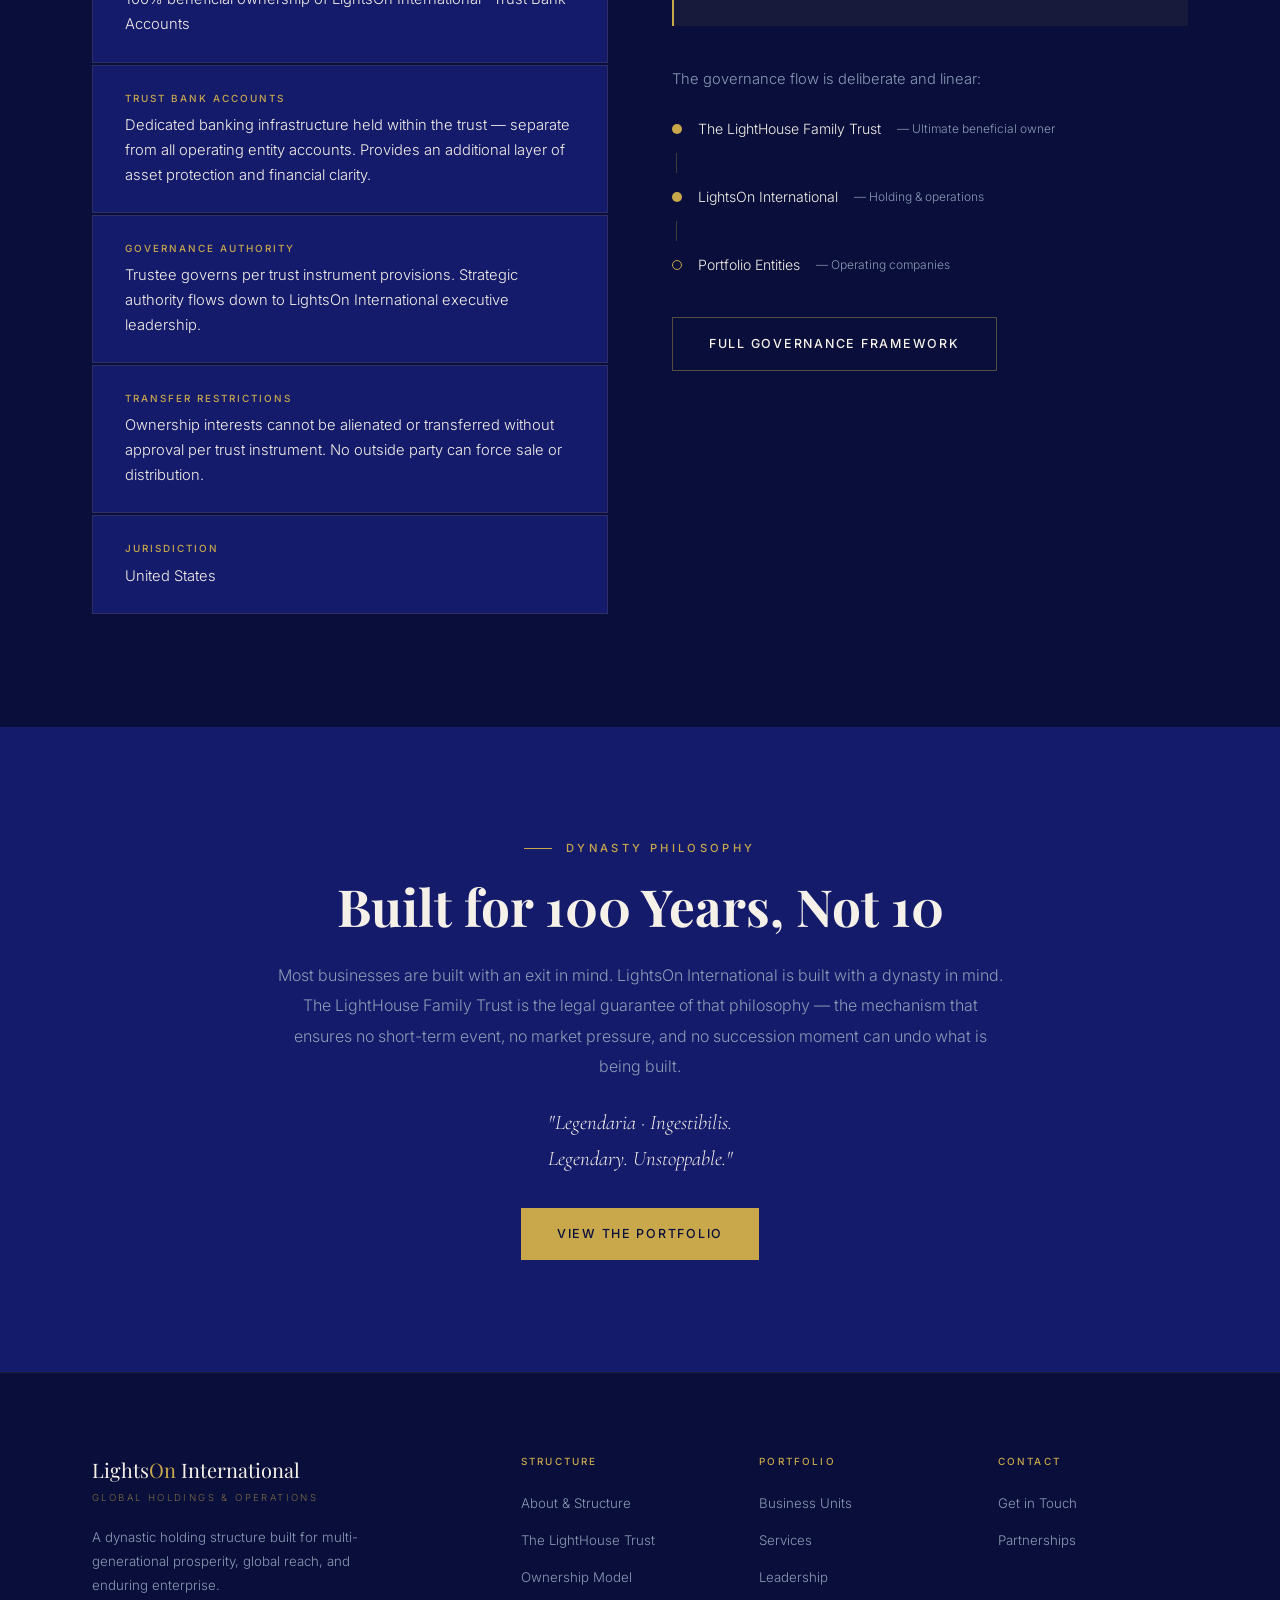
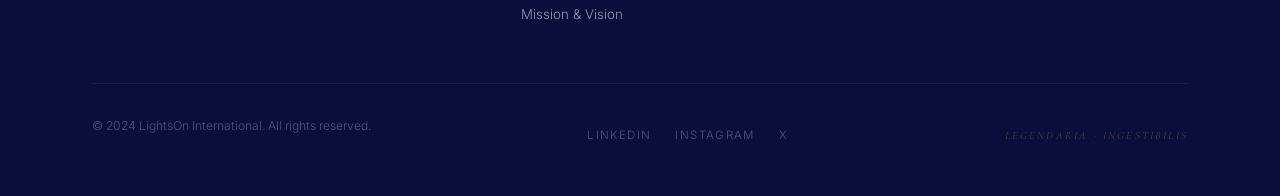
<file: trust.html>
<!DOCTYPE html>
<html lang="en">
<head>
  <meta charset="UTF-8"/>
  <meta name="viewport" content="width=device-width, initial-scale=1.0"/>
  <title>The LightHouse Family Trust — LightsOn International</title>
  <meta name="description" content="The LightHouse Family Trust is the irrevocable dynastic trust at the apex of LightsOn International — engineered for asset protection, continuity, and generational wealth."/>
  <!-- SEO -->
  <meta name="robots" content="index, follow"/>
  <meta name="theme-color" content="#0D1245"/>
  <link rel="canonical" href="https://lightsoninternational.com/trust.html"/>
  <meta property="og:type" content="website"/>
  <meta property="og:site_name" content="LightsOn International"/>
  <meta property="og:title" content="The LightHouse Family Trust — LightsOn International"/>
  <meta property="og:description" content="The irrevocable dynastic trust at the apex of LightsOn International — engineered for asset protection, continuity, and generational wealth."/>
  <meta property="og:url" content="https://lightsoninternational.com/trust.html"/>
  <meta property="og:image" content="https://lightsoninternational.com/assets/og-image.jpg"/>
  <meta name="twitter:card" content="summary_large_image"/>
  <link rel="stylesheet" href="css/styles.css"/>
  <link rel="stylesheet" href="css/images.css"/>
</head>
<body>

<nav class="nav" role="navigation" aria-label="Main navigation">
  <div class="nav__inner">
    <a href="index.html" class="nav__logo">
      <svg class="nav__logo-svg" viewBox="0 0 60 68" fill="none" aria-hidden="true">
        <polygon points="30,2 58,64 2,64" stroke="#C9A84C" stroke-width="1.4" fill="rgba(201,168,76,0.04)"/>
        <polygon points="30,12 52,58 8,58" stroke="rgba(201,168,76,0.2)" stroke-width="0.6" fill="none"/>
        <path d="M26,16 L30,8 L34,16 L32,13 L30,17 L28,13Z" fill="#C9A84C"/>
        <line x1="20" y1="44" x2="37" y2="30" stroke="#C9A84C" stroke-width="1.2" stroke-linecap="round"/>
        <polygon points="20,44 17,48 22,45" fill="#C9A84C"/>
        <line x1="40" y1="44" x2="23" y2="30" stroke="#C9A84C" stroke-width="1.2" stroke-linecap="round"/>
        <polygon points="40,44 43,48 38,45" fill="#C9A84C"/>
        <rect x="12" y="52" width="36" height="9" rx="1" fill="rgba(9,14,58,0.9)" stroke="#C9A84C" stroke-width="0.8"/>
        <text x="30" y="59.5" text-anchor="middle" font-family="serif" font-size="5.5" font-weight="700" fill="#C9A84C" letter-spacing="1">LIGHTSON</text>
      </svg>
      <div class="nav__logo-text">
        <div class="nav__logo-name">Lights<span>On</span> International</div>
        <div class="nav__logo-sub">Legendaria · Ingestibilis</div>
      </div>
    </a>
    <ul class="nav__links" role="list">
      <li><a href="index.html">Home</a></li>
      <li><a href="about.html">About</a></li>
      <li><a href="trust.html">The Trust</a></li>
      <li><a href="leadership.html">Leadership</a></li>
      <li><a href="businesses.html">Portfolio</a></li>
      <li><a href="services.html">Services</a></li>
      <li><a href="contact.html">Contact</a></li>
    </ul>
    <button class="nav__toggle" aria-label="Toggle menu" aria-expanded="false"><span></span><span></span><span></span></button>
  </div>
</nav>

<!-- HERO -->
<header class="page-hero page-hero--trust">
  <div class="light-ray" aria-hidden="true"></div>
  <div class="container">
    <div class="page-hero__inner">
      <p class="overline">The Foundation</p>
      <h1>The LightHouse<br><span class="italic-gold">Family Trust</span></h1>
      <div class="rule"></div>
      <p style="color:var(--gray);font-size:1rem;line-height:1.85;max-width:560px;margin-top:1rem;">
        The apex of everything. An irrevocable dynastic trust engineered to hold, protect,
        and transfer wealth across generations — so that what is built today endures
        long after those who built it.
      </p>
    </div>
  </div>
</header>

<!-- WHAT IS THE TRUST -->
<section class="section section--dark" aria-labelledby="what-h">
  <div class="container">
    <div class="grid-2" style="gap:5rem;align-items:center;">
      <div class="fi fi--left">
        <div class="sh">
          <p class="overline">The Apex</p>
          <h2 id="what-h">What Is The LightHouse Family Trust?</h2>
          <div class="rule"></div>
        </div>
        <p style="color:var(--gray);line-height:1.85;font-size:.95rem;margin-bottom:1.5rem;">
          The LightHouse Family Trust is an irrevocable trust that sits at the very top
          of the LightsOn International ownership structure. It is the ultimate beneficial
          owner of LightsOn International and holds dedicated Trust Bank Accounts
          separate from all operating entities.
        </p>
        <p style="color:var(--gray);line-height:1.85;font-size:.95rem;margin-bottom:1.5rem;">
          Unlike a standard holding company, a dynastic trust is designed to exist
          indefinitely — transcending the life of any individual. Its terms govern how
          assets are managed, distributed, and protected across succession events that
          would otherwise fragment or threaten accumulated wealth.
        </p>
        <p style="color:var(--gray);line-height:1.85;font-size:.95rem;">
          The trust structure was chosen deliberately: it is the most durable legal
          vehicle for preserving multi-generational wealth while maintaining the
          operational flexibility to grow through LightsOn International.
        </p>
      </div>
      <div class="fi fi--right">
        <!-- Large logo mark centered -->
        <div style="display:flex;justify-content:center;align-items:center;padding:3rem;background:var(--bg-navy);border:1px solid rgba(201,168,76,0.12);position:relative;overflow:hidden;">
          <div style="position:absolute;inset:0;background:radial-gradient(ellipse 70% 70% at 50% 50%, rgba(201,168,76,0.06) 0%, transparent 70%);pointer-events:none;"></div>
          <svg viewBox="0 0 200 220" fill="none" style="width:100%;max-width:260px;position:relative;z-index:1;" aria-label="LightsOn International logo mark">
            <polygon points="100,5 195,185 5,185" stroke="#C9A84C" stroke-width="2" fill="rgba(201,168,76,0.03)"/>
            <polygon points="100,20 180,177 20,177" stroke="rgba(201,168,76,0.25)" stroke-width="0.75" fill="none"/>
            <circle cx="100" cy="108" r="32" stroke="rgba(201,168,76,0.12)" stroke-width="0.5" fill="none"/>
            <circle cx="100" cy="108" r="20" stroke="rgba(201,168,76,0.08)" stroke-width="0.5" fill="none"/>
            <path d="M88,35 L100,16 L112,35 L107,28 L100,38 L93,28Z" fill="#C9A84C"/>
            <rect x="88" y="35" width="24" height="5" rx="1" fill="#C9A84C"/>
            <circle cx="93" cy="37.5" r="1.5" fill="rgba(9,14,58,0.9)"/>
            <circle cx="100" cy="37.5" r="1.5" fill="rgba(9,14,58,0.9)"/>
            <circle cx="107" cy="37.5" r="1.5" fill="rgba(9,14,58,0.9)"/>
            <line x1="65" y1="142" x2="120" y2="74" stroke="#C9A84C" stroke-width="2" stroke-linecap="round"/>
            <line x1="73" y1="133" x2="86" y2="120" stroke="#C9A84C" stroke-width="3.5" stroke-linecap="round"/>
            <circle cx="62" cy="145" r="4" fill="#C9A84C"/>
            <line x1="135" y1="142" x2="80" y2="74" stroke="#C9A84C" stroke-width="2" stroke-linecap="round"/>
            <line x1="114" y1="133" x2="127" y2="120" stroke="#C9A84C" stroke-width="3.5" stroke-linecap="round"/>
            <circle cx="138" cy="145" r="4" fill="#C9A84C"/>
            <rect x="26" y="156" width="148" height="27" rx="2" fill="rgba(9,14,58,0.95)" stroke="#C9A84C" stroke-width="1.5"/>
            <text x="100" y="174" text-anchor="middle" font-family="serif" font-size="15" font-weight="700" fill="#C9A84C" letter-spacing="2.5">LIGHTSON</text>
            <text x="100" y="202" text-anchor="middle" font-family="sans-serif" font-size="8" fill="rgba(201,168,76,0.65)" letter-spacing="3">INTERNATIONAL INC</text>
          </svg>
        </div>
        <p style="text-align:center;font-size:.7rem;letter-spacing:.2em;text-transform:uppercase;color:var(--gray-dark);margin-top:1rem;">The LightHouse Family Trust — Apex Owner</p>
      </div>
    </div>
  </div>
</section>

<!-- WHY A TRUST -->
<section class="section section--navy" aria-labelledby="why-h">
  <div class="container">
    <div class="sh sh--center fi">
      <p class="overline">Purpose &amp; Philosophy</p>
      <h2 id="why-h">Why a Dynastic Trust?</h2>
      <div class="rule rule--center"></div>
      <p class="sh__body">Most wealth is lost by the third generation. The LightHouse Family Trust is specifically engineered to break that pattern.</p>
    </div>
    <div class="grid-3">
      <div class="card fi" data-delay="0">
        <div class="card__icon">
          <svg width="18" height="18" viewBox="0 0 24 24" fill="none" stroke="currentColor" stroke-width="1.5"><path d="M12 22s8-4 8-10V5l-8-3-8 3v7c0 6 8 10 8 10z"/></svg>
        </div>
        <div class="card__eyebrow">Protection</div>
        <h3 class="card__title">Asset Shielding</h3>
        <p class="card__body">Trust assets are legally separated from personal assets. Creditors, lawsuits, and external claims cannot easily reach assets held inside the trust structure.</p>
      </div>
      <div class="card fi" data-delay="0.08">
        <div class="card__icon">
          <svg width="18" height="18" viewBox="0 0 24 24" fill="none" stroke="currentColor" stroke-width="1.5"><path d="M17 21v-2a4 4 0 0 0-4-4H5a4 4 0 0 0-4 4v2"/><circle cx="9" cy="7" r="4"/><path d="M23 21v-2a4 4 0 0 0-3-3.87"/><path d="M16 3.13a4 4 0 0 1 0 7.75"/></svg>
        </div>
        <div class="card__eyebrow">Continuity</div>
        <h3 class="card__title">Succession Without Fragmentation</h3>
        <p class="card__body">When ownership passes through individuals, estates get divided. A trust holds ownership intact — ensuring that LightsOn International never gets split among heirs.</p>
      </div>
      <div class="card fi" data-delay="0.16">
        <div class="card__icon">
          <svg width="18" height="18" viewBox="0 0 24 24" fill="none" stroke="currentColor" stroke-width="1.5"><polyline points="23 6 13.5 15.5 8.5 10.5 1 18"/><polyline points="17 6 23 6 23 12"/></svg>
        </div>
        <div class="card__eyebrow">Growth</div>
        <h3 class="card__title">Compounding Across Generations</h3>
        <p class="card__body">Assets inside the trust grow tax-advantaged and reinvest across generations — creating a compounding wealth engine that gains power over time, not less.</p>
      </div>
      <div class="card fi" data-delay="0">
        <div class="card__icon">
          <svg width="18" height="18" viewBox="0 0 24 24" fill="none" stroke="currentColor" stroke-width="1.5"><circle cx="12" cy="12" r="10"/><line x1="2" y1="12" x2="22" y2="12"/><path d="M12 2a15.3 15.3 0 0 1 4 10 15.3 15.3 0 0 1-4 10 15.3 15.3 0 0 1-4-10 15.3 15.3 0 0 1 4-10z"/></svg>
        </div>
        <div class="card__eyebrow">Control</div>
        <h3 class="card__title">Governance Without Personal Ownership</h3>
        <p class="card__body">The trust instrument defines who controls decisions, how distributions work, and what restrictions apply — regardless of what happens to any individual.</p>
      </div>
      <div class="card fi" data-delay="0.08">
        <div class="card__icon">
          <svg width="18" height="18" viewBox="0 0 24 24" fill="none" stroke="currentColor" stroke-width="1.5"><rect x="3" y="11" width="18" height="11" rx="2" ry="2"/><path d="M7 11V7a5 5 0 0 1 10 0v4"/></svg>
        </div>
        <div class="card__eyebrow">Privacy</div>
        <h3 class="card__title">Confidential Ownership</h3>
        <p class="card__body">Trust structures offer a layer of privacy not available through direct corporate ownership — keeping ultimate beneficial ownership out of public records.</p>
      </div>
      <div class="card fi" data-delay="0.16">
        <div class="card__icon">
          <svg width="18" height="18" viewBox="0 0 24 24" fill="none" stroke="currentColor" stroke-width="1.5"><path d="M12 22s8-4 8-10V5l-8-3-8 3v7c0 6 8 10 8 10z"/><polyline points="9 12 11 14 15 10"/></svg>
        </div>
        <div class="card__eyebrow">Irrevocability</div>
        <h3 class="card__title">Permanence by Design</h3>
        <p class="card__body">An irrevocable trust cannot be easily undone. This permanence is a feature — it prevents impulsive decisions or external pressure from unwinding generational work.</p>
      </div>
    </div>
  </div>
</section>

<!-- STRUCTURE WITHIN TRUST -->
<section class="section section--dark" aria-labelledby="struct-h">
  <div class="container">
    <div class="sh fi">
      <p class="overline">Structure</p>
      <h2 id="struct-h">How the Trust Sits Within the Structure</h2>
      <div class="rule"></div>
    </div>
    <div class="grid-2" style="gap:4rem;align-items:start;">
      <div class="fi fi--left">
        <div style="display:flex;flex-direction:column;gap:1px;">
          <div class="data-block">
            <div class="data-block__key">Trust Type</div>
            <div class="data-block__val">Irrevocable Dynastic Trust</div>
          </div>
          <div class="data-block">
            <div class="data-block__key">What It Holds</div>
            <div class="data-block__val">100% beneficial ownership of LightsOn International · Trust Bank Accounts</div>
          </div>
          <div class="data-block">
            <div class="data-block__key">Trust Bank Accounts</div>
            <div class="data-block__val">Dedicated banking infrastructure held within the trust — separate from all operating entity accounts. Provides an additional layer of asset protection and financial clarity.</div>
          </div>
          <div class="data-block">
            <div class="data-block__key">Governance Authority</div>
            <div class="data-block__val">Trustee governs per trust instrument provisions. Strategic authority flows down to LightsOn International executive leadership.</div>
          </div>
          <div class="data-block">
            <div class="data-block__key">Transfer Restrictions</div>
            <div class="data-block__val">Ownership interests cannot be alienated or transferred without approval per trust instrument. No outside party can force sale or distribution.</div>
          </div>
          <div class="data-block">
            <div class="data-block__key">Jurisdiction</div>
            <div class="data-block__val">United States</div>
          </div>
        </div>
      </div>
      <div class="fi fi--right">
        <div class="callout">
          <p>"The LightHouse isn't just a name. It's a philosophy — a structure that provides light, direction, and protection for everything built beneath it."</p>
        </div>
        <p style="color:var(--gray);line-height:1.85;font-size:.92rem;margin-bottom:1.5rem;">
          The governance flow is deliberate and linear:
        </p>
        <div style="display:flex;flex-direction:column;gap:.75rem;">
          <div style="display:flex;gap:1rem;align-items:center;">
            <div style="width:10px;height:10px;background:var(--gold);flex-shrink:0;border-radius:50%;"></div>
            <span style="font-size:.88rem;color:var(--cream);">The LightHouse Family Trust</span>
            <span style="font-size:.75rem;color:var(--gray);">— Ultimate beneficial owner</span>
          </div>
          <div style="width:1px;height:20px;background:rgba(201,168,76,0.3);margin-left:4px;"></div>
          <div style="display:flex;gap:1rem;align-items:center;">
            <div style="width:10px;height:10px;background:var(--gold);flex-shrink:0;border-radius:50%;"></div>
            <span style="font-size:.88rem;color:var(--cream);">LightsOn International</span>
            <span style="font-size:.75rem;color:var(--gray);">— Holding &amp; operations</span>
          </div>
          <div style="width:1px;height:20px;background:rgba(201,168,76,0.3);margin-left:4px;"></div>
          <div style="display:flex;gap:1rem;align-items:center;">
            <div style="width:10px;height:10px;border:1px solid var(--gold);flex-shrink:0;border-radius:50%;"></div>
            <span style="font-size:.88rem;color:var(--cream);">Portfolio Entities</span>
            <span style="font-size:.75rem;color:var(--gray);">— Operating companies</span>
          </div>
        </div>
        <div style="margin-top:2.5rem;">
          <a href="about.html#ownership" class="btn btn--outline">Full Governance Framework</a>
        </div>
      </div>
    </div>
  </div>
</section>

<!-- DYNASTY PHILOSOPHY -->
<section class="section section--mid" aria-labelledby="dynasty-h">
  <div class="container" style="max-width:800px;text-align:center;">
    <div class="fi">
      <p class="overline" style="justify-content:center;">Dynasty Philosophy</p>
      <h2 id="dynasty-h" style="margin-bottom:1.5rem;">Built for 100 Years, Not 10</h2>
      <p style="color:var(--gray);font-size:1rem;line-height:1.9;margin-bottom:1.5rem;">
        Most businesses are built with an exit in mind. LightsOn International is built
        with a dynasty in mind. The LightHouse Family Trust is the legal guarantee of
        that philosophy — the mechanism that ensures no short-term event, no market
        pressure, and no succession moment can undo what is being built.
      </p>
      <p style="font-family:var(--font-accent);font-style:italic;font-size:1.3rem;color:var(--cream);line-height:1.7;margin-bottom:2rem;">
        "Legendaria · Ingestibilis.<br>Legendary. Unstoppable."
      </p>
      <a href="businesses.html" class="btn btn--gold">View the Portfolio</a>
    </div>
  </div>
</section>

<footer class="footer" role="contentinfo">
  <div class="container">
    <div class="footer__grid">
      <div>
        <div class="footer__brand-name">Lights<span>On</span> International</div>
        <div class="footer__brand-sub">Global Holdings &amp; Operations</div>
        <p class="footer__brand-body">A dynastic holding structure built for multi-generational prosperity, global reach, and enduring enterprise.</p>
      </div>
      <div>
        <div class="footer__col-title">Structure</div>
        <ul class="footer__links">
          <li><a href="about.html">About &amp; Structure</a></li>
          <li><a href="trust.html">The LightHouse Trust</a></li>
          <li><a href="about.html#ownership">Ownership Model</a></li>
          <li><a href="about.html#mission">Mission &amp; Vision</a></li>
        </ul>
      </div>
      <div>
        <div class="footer__col-title">Portfolio</div>
        <ul class="footer__links">
          <li><a href="businesses.html">Business Units</a></li>
          <li><a href="services.html">Services</a></li>
          <li><a href="leadership.html">Leadership</a></li>
        </ul>
      </div>
      <div>
        <div class="footer__col-title">Contact</div>
        <ul class="footer__links">
          <li><a href="contact.html">Get in Touch</a></li>
          <li><a href="contact.html">Partnerships</a></li>
        </ul>
      </div>
    </div>
    <div class="footer__bottom">
      <p class="footer__copy">&copy; 2024 LightsOn International. All rights reserved.</p>
      <div style="display:flex;gap:1.5rem;align-items:center;">
        <a href="#" style="color:var(--gray-dark);font-size:.72rem;letter-spacing:.12em;text-transform:uppercase;">LinkedIn</a>
        <a href="#" style="color:var(--gray-dark);font-size:.72rem;letter-spacing:.12em;text-transform:uppercase;">Instagram</a>
        <a href="#" style="color:var(--gray-dark);font-size:.72rem;letter-spacing:.12em;text-transform:uppercase;">X</a>
      </div>
      <p class="footer__motto">Legendaria &middot; Ingestibilis</p>
    </div>
  </div>
</footer>
<script src="js/main.js"></script>
</body>
</html>
</file>
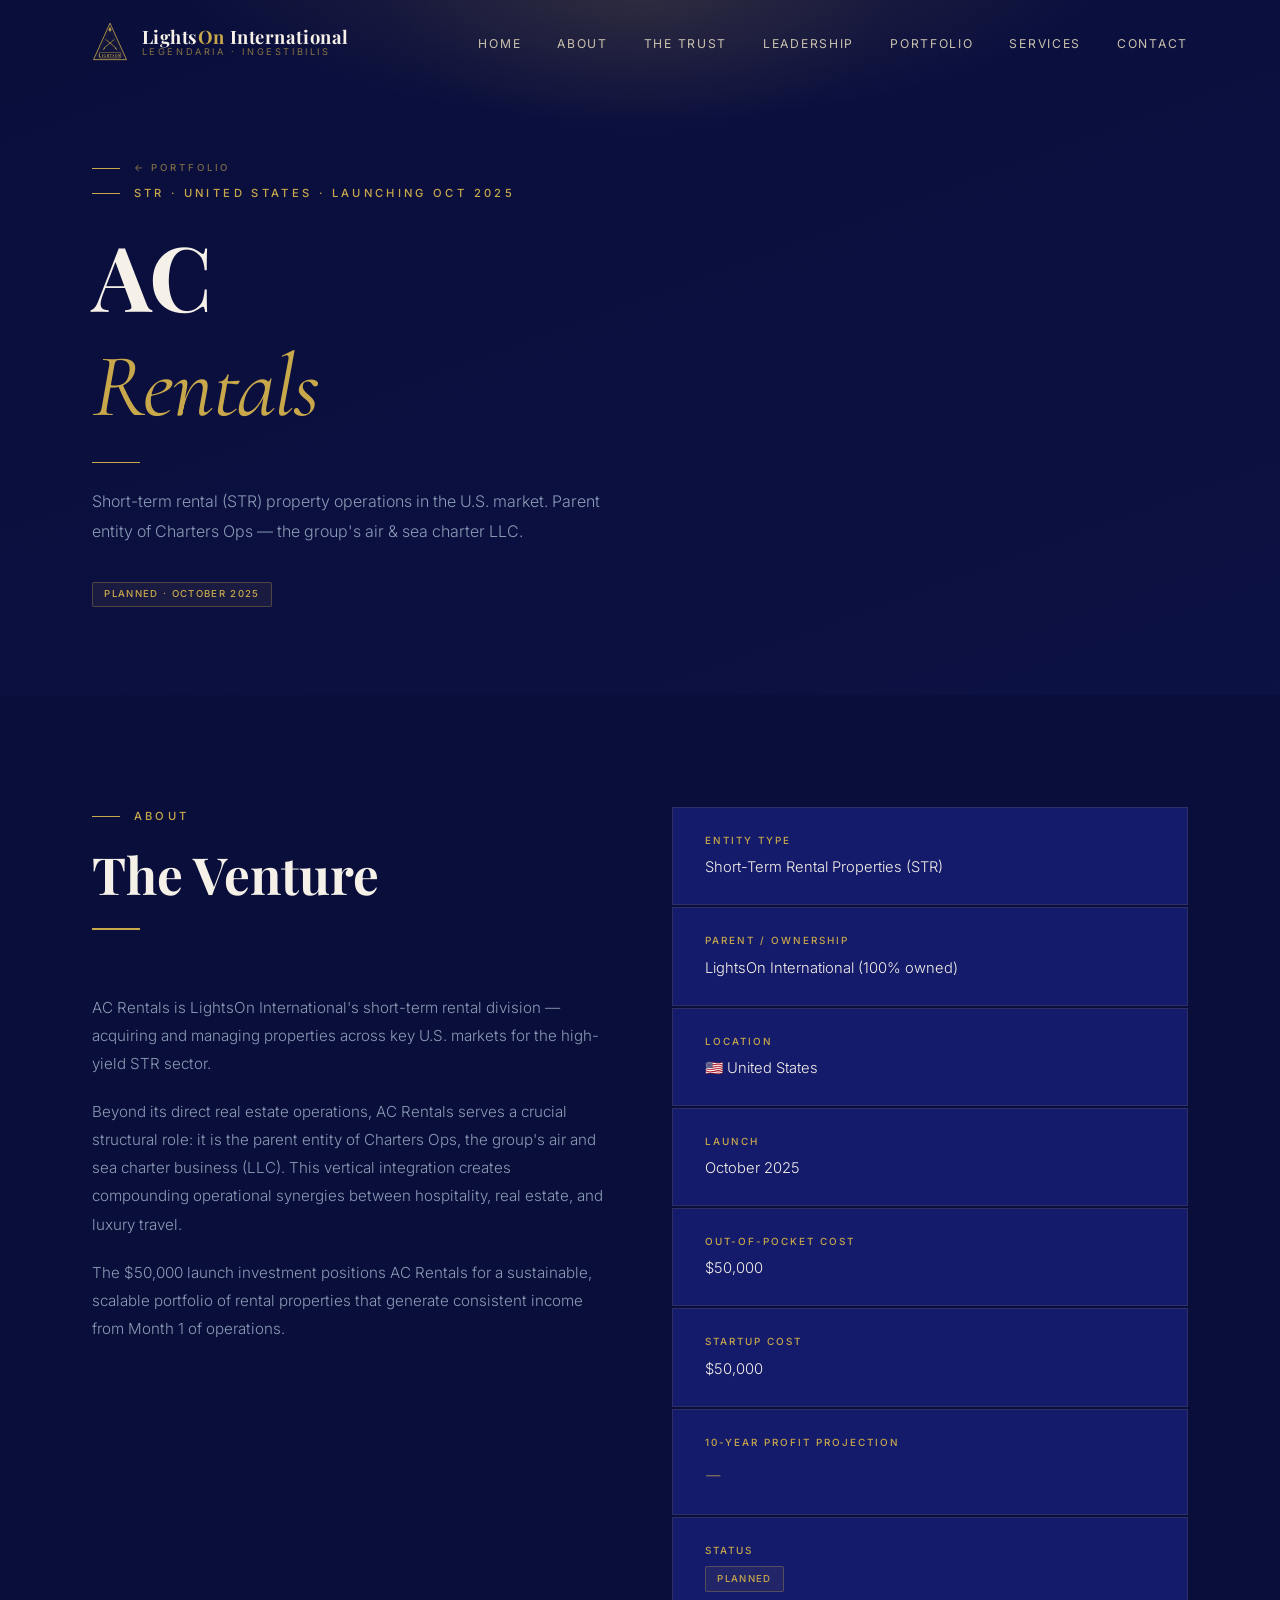
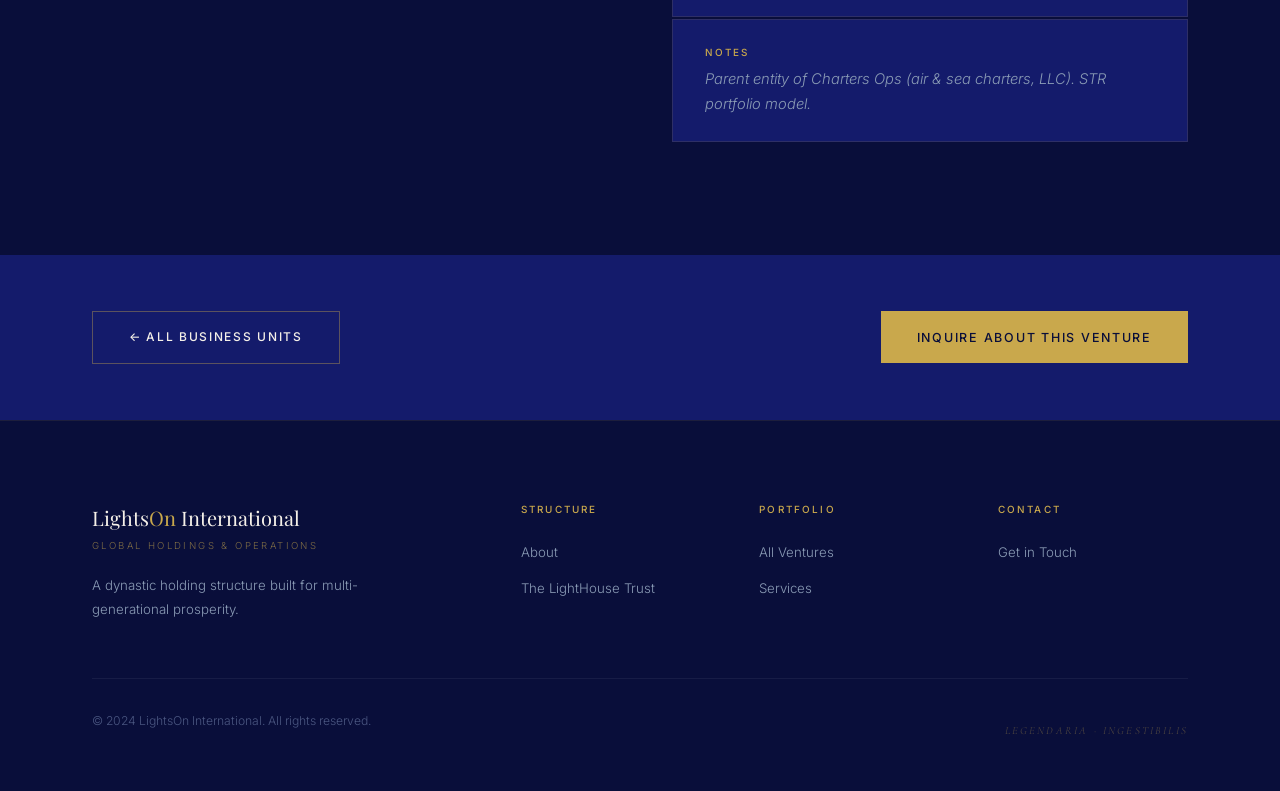
<file: ventures/ac-rentals.html>
<!DOCTYPE html>
<html lang="en">
<head>
  <meta charset="UTF-8"/>
  <meta name="viewport" content="width=device-width, initial-scale=1.0"/>
  <title>AC Rentals — Short-Term Rentals — LightsOn International</title>
  <meta name="description" content="Short-term rental (STR) property operations in the U.S. market. Parent entity of Charters Ops — the group's air &amp; sea charter LLC."/>
  <meta name="robots" content="index, follow"/>
  <meta name="theme-color" content="#0D1245"/>
  <meta property="og:title" content="AC Rentals — Short-Term Rentals — LightsOn International"/>
  <meta property="og:description" content="Short-term rental (STR) property operations in the U.S. market. Parent entity of Charters Ops — the group's air &amp; sea charter LLC."/>
  <meta property="og:image" content="https://lightsoninternational.com/assets/og-image.jpg"/>
  <meta name="twitter:card" content="summary_large_image"/>
  <link rel="stylesheet" href="../css/styles.css"/>
  <link rel="stylesheet" href="../css/images.css"/>
</head>
<body>

<nav class="nav" role="navigation" aria-label="Main navigation">
  <div class="nav__inner">
    <a href="../index.html" class="nav__logo">
      <svg class="nav__logo-svg" viewBox="0 0 60 68" fill="none" aria-hidden="true">
        <polygon points="30,2 58,64 2,64" stroke="#C9A84C" stroke-width="1.4" fill="rgba(201,168,76,0.04)"/>
        <polygon points="30,12 52,58 8,58" stroke="rgba(201,168,76,0.2)" stroke-width="0.6" fill="none"/>
        <path d="M26,16 L30,8 L34,16 L32,13 L30,17 L28,13Z" fill="#C9A84C"/>
        <line x1="20" y1="44" x2="37" y2="30" stroke="#C9A84C" stroke-width="1.2" stroke-linecap="round"/>
        <polygon points="20,44 17,48 22,45" fill="#C9A84C"/>
        <line x1="40" y1="44" x2="23" y2="30" stroke="#C9A84C" stroke-width="1.2" stroke-linecap="round"/>
        <polygon points="40,44 43,48 38,45" fill="#C9A84C"/>
        <rect x="12" y="52" width="36" height="9" rx="1" fill="rgba(9,14,58,0.9)" stroke="#C9A84C" stroke-width="0.8"/>
        <text x="30" y="59.5" text-anchor="middle" font-family="serif" font-size="5.5" font-weight="700" fill="#C9A84C" letter-spacing="1">LIGHTSON</text>
      </svg>
      <div class="nav__logo-text">
        <div class="nav__logo-name">Lights<span>On</span> International</div>
        <div class="nav__logo-sub">Legendaria · Ingestibilis</div>
      </div>
    </a>
    <ul class="nav__links" role="list">
      <li><a href="../index.html">Home</a></li>
      <li><a href="../about.html">About</a></li>
      <li><a href="../trust.html">The Trust</a></li>
      <li><a href="../leadership.html">Leadership</a></li>
      <li><a href="../businesses.html">Portfolio</a></li>
      <li><a href="../services.html">Services</a></li>
      <li><a href="../contact.html">Contact</a></li>
    </ul>
    <button class="nav__toggle" aria-label="Toggle menu" aria-expanded="false"><span></span><span></span><span></span></button>
  </div>
</nav>

<header class="page-hero page-hero--ac-rentals">
  <div class="light-ray" aria-hidden="true"></div>
  <div class="container">
    <div class="page-hero__inner">
      <p class="overline" style="margin-bottom:.5rem;font-size:.6rem;"><a href="../businesses.html" style="color:rgba(201,168,76,.6);">← Portfolio</a></p>
      <p class="overline">STR · United States · Launching Oct 2025</p>
      <h1>AC<br><span class="italic-gold">Rentals</span></h1>
      <div class="rule"></div>
      <p style="color:var(--gray);font-size:1rem;line-height:1.85;max-width:520px;margin-top:1rem;">Short-term rental (STR) property operations in the U.S. market. Parent entity of Charters Ops — the group's air &amp; sea charter LLC.</p>
      <div style="margin-top:2rem;"><span class="badge badge--planned">Planned · October 2025</span></div>
    </div>
  </div>
</header>

<section class="section section--dark">
  <div class="container">
    <div class="grid-2" style="gap:4rem;align-items:start;">
      <div class="fi fi--left">
        <div class="sh"><p class="overline">About</p><h2>The Venture</h2><div class="rule"></div></div>
        <p style="color:var(--gray);line-height:1.85;font-size:.95rem;margin-bottom:1.25rem;">AC Rentals is LightsOn International's short-term rental division — acquiring and managing properties across key U.S. markets for the high-yield STR sector.</p>
        <p style="color:var(--gray);line-height:1.85;font-size:.95rem;margin-bottom:1.25rem;">Beyond its direct real estate operations, AC Rentals serves a crucial structural role: it is the parent entity of Charters Ops, the group's air and sea charter business (LLC). This vertical integration creates compounding operational synergies between hospitality, real estate, and luxury travel.</p>
        <p style="color:var(--gray);line-height:1.85;font-size:.95rem;">The $50,000 launch investment positions AC Rentals for a sustainable, scalable portfolio of rental properties that generate consistent income from Month 1 of operations.</p>
      </div>
      <div class="fi fi--right">
        <div style="display:flex;flex-direction:column;gap:1px;">
          <div class="data-block"><div class="data-block__key">Entity Type</div><div class="data-block__val">Short-Term Rental Properties (STR)</div></div>
          <div class="data-block"><div class="data-block__key">Parent / Ownership</div><div class="data-block__val">LightsOn International (100% owned)</div></div>
          <div class="data-block"><div class="data-block__key">Location</div><div class="data-block__val">🇺🇸 United States</div></div>
          <div class="data-block"><div class="data-block__key">Launch</div><div class="data-block__val">October 2025</div></div>
          <div class="data-block"><div class="data-block__key">Out-of-Pocket Cost</div><div class="data-block__val">$50,000</div></div>
          <div class="data-block"><div class="data-block__key">Startup Cost</div><div class="data-block__val">$50,000</div></div>
          <div class="data-block"><div class="data-block__key">10-Year Profit Projection</div><div class="data-block__val" style="color:var(--gold);font-size:1.2rem;font-family:var(--font-head);">—</div></div>
          <div class="data-block"><div class="data-block__key">Status</div><div class="data-block__val"><span class="badge badge--planned">Planned</span></div></div>
          <div class="data-block"><div class="data-block__key">Notes</div><div class="data-block__val" style="color:var(--gray);font-style:italic;">Parent entity of Charters Ops (air &amp; sea charters, LLC). STR portfolio model.</div></div>
        </div>
      </div>
    </div>
  </div>
</section>

<section class="section section--mid" style="padding:3.5rem 0;">
  <div class="container" style="display:flex;justify-content:space-between;align-items:center;flex-wrap:wrap;gap:1.5rem;">
    <a href="../businesses.html" class="btn btn--outline" style="font-size:.75rem;">← All Business Units</a>
    <a href="../contact.html" class="btn btn--gold">Inquire About This Venture</a>
  </div>
</section>

<footer class="footer" role="contentinfo">
  <div class="container">
    <div class="footer__grid">
      <div><div class="footer__brand-name">Lights<span>On</span> International</div><div class="footer__brand-sub">Global Holdings &amp; Operations</div><p class="footer__brand-body">A dynastic holding structure built for multi-generational prosperity.</p></div>
      <div><div class="footer__col-title">Structure</div><ul class="footer__links"><li><a href="../about.html">About</a></li><li><a href="../trust.html">The LightHouse Trust</a></li></ul></div>
      <div><div class="footer__col-title">Portfolio</div><ul class="footer__links"><li><a href="../businesses.html">All Ventures</a></li><li><a href="../services.html">Services</a></li></ul></div>
      <div><div class="footer__col-title">Contact</div><ul class="footer__links"><li><a href="../contact.html">Get in Touch</a></li></ul></div>
    </div>
    <div class="footer__bottom">
      <p class="footer__copy">&copy; 2024 LightsOn International. All rights reserved.</p>
      <p class="footer__motto">Legendaria &middot; Ingestibilis</p>
    </div>
  </div>
</footer>
<script src="../js/main.js"></script>
</body>
</html>
</file>
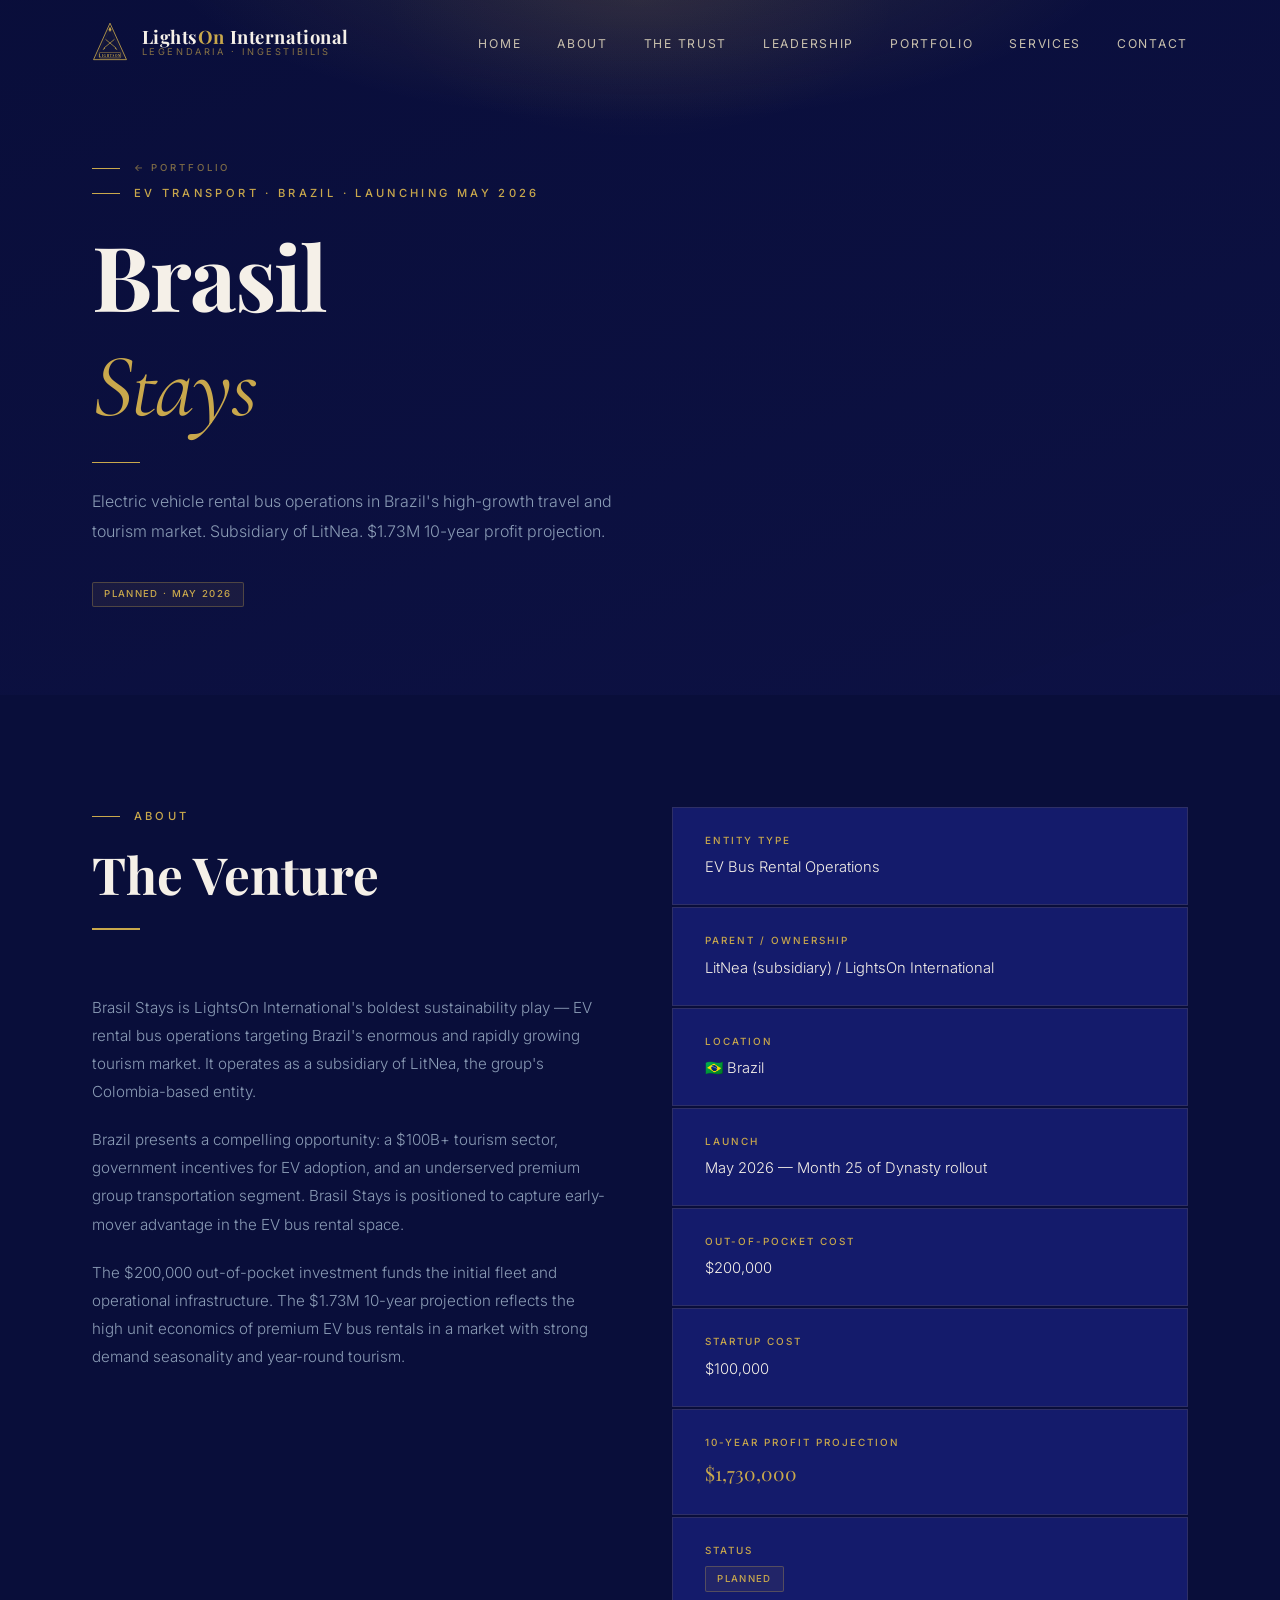
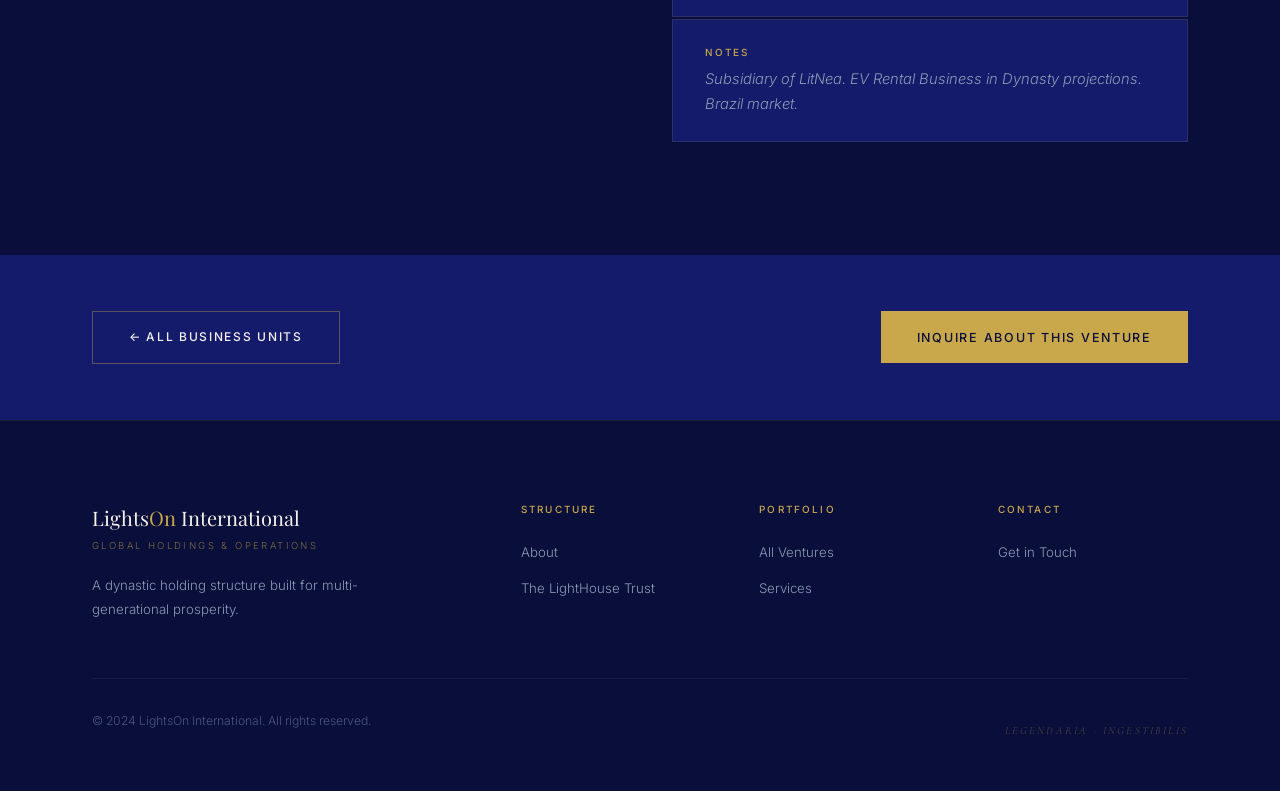
<file: ventures/brasil-stays.html>
<!DOCTYPE html>
<html lang="en">
<head>
  <meta charset="UTF-8"/>
  <meta name="viewport" content="width=device-width, initial-scale=1.0"/>
  <title>Brasil Stays — EV Rental Bus Brazil — LightsOn International</title>
  <meta name="description" content="Electric vehicle rental bus operations in Brazil's high-growth travel and tourism market. Subsidiary of LitNea. $1.73M 10-year profit projection."/>
  <meta name="robots" content="index, follow"/>
  <meta name="theme-color" content="#0D1245"/>
  <meta property="og:title" content="Brasil Stays — EV Rental Bus Brazil — LightsOn International"/>
  <meta property="og:description" content="Electric vehicle rental bus operations in Brazil's high-growth travel and tourism market. Subsidiary of LitNea. $1.73M 10-year profit projection."/>
  <meta property="og:image" content="https://lightsoninternational.com/assets/og-image.jpg"/>
  <meta name="twitter:card" content="summary_large_image"/>
  <link rel="stylesheet" href="../css/styles.css"/>
  <link rel="stylesheet" href="../css/images.css"/>
</head>
<body>

<nav class="nav" role="navigation" aria-label="Main navigation">
  <div class="nav__inner">
    <a href="../index.html" class="nav__logo">
      <svg class="nav__logo-svg" viewBox="0 0 60 68" fill="none" aria-hidden="true">
        <polygon points="30,2 58,64 2,64" stroke="#C9A84C" stroke-width="1.4" fill="rgba(201,168,76,0.04)"/>
        <polygon points="30,12 52,58 8,58" stroke="rgba(201,168,76,0.2)" stroke-width="0.6" fill="none"/>
        <path d="M26,16 L30,8 L34,16 L32,13 L30,17 L28,13Z" fill="#C9A84C"/>
        <line x1="20" y1="44" x2="37" y2="30" stroke="#C9A84C" stroke-width="1.2" stroke-linecap="round"/>
        <polygon points="20,44 17,48 22,45" fill="#C9A84C"/>
        <line x1="40" y1="44" x2="23" y2="30" stroke="#C9A84C" stroke-width="1.2" stroke-linecap="round"/>
        <polygon points="40,44 43,48 38,45" fill="#C9A84C"/>
        <rect x="12" y="52" width="36" height="9" rx="1" fill="rgba(9,14,58,0.9)" stroke="#C9A84C" stroke-width="0.8"/>
        <text x="30" y="59.5" text-anchor="middle" font-family="serif" font-size="5.5" font-weight="700" fill="#C9A84C" letter-spacing="1">LIGHTSON</text>
      </svg>
      <div class="nav__logo-text">
        <div class="nav__logo-name">Lights<span>On</span> International</div>
        <div class="nav__logo-sub">Legendaria · Ingestibilis</div>
      </div>
    </a>
    <ul class="nav__links" role="list">
      <li><a href="../index.html">Home</a></li>
      <li><a href="../about.html">About</a></li>
      <li><a href="../trust.html">The Trust</a></li>
      <li><a href="../leadership.html">Leadership</a></li>
      <li><a href="../businesses.html">Portfolio</a></li>
      <li><a href="../services.html">Services</a></li>
      <li><a href="../contact.html">Contact</a></li>
    </ul>
    <button class="nav__toggle" aria-label="Toggle menu" aria-expanded="false"><span></span><span></span><span></span></button>
  </div>
</nav>

<header class="page-hero page-hero--brasil">
  <div class="light-ray" aria-hidden="true"></div>
  <div class="container">
    <div class="page-hero__inner">
      <p class="overline" style="margin-bottom:.5rem;font-size:.6rem;"><a href="../businesses.html" style="color:rgba(201,168,76,.6);">← Portfolio</a></p>
      <p class="overline">EV Transport · Brazil · Launching May 2026</p>
      <h1>Brasil<br><span class="italic-gold">Stays</span></h1>
      <div class="rule"></div>
      <p style="color:var(--gray);font-size:1rem;line-height:1.85;max-width:520px;margin-top:1rem;">Electric vehicle rental bus operations in Brazil's high-growth travel and tourism market. Subsidiary of LitNea. $1.73M 10-year profit projection.</p>
      <div style="margin-top:2rem;"><span class="badge badge--planned">Planned · May 2026</span></div>
    </div>
  </div>
</header>

<section class="section section--dark">
  <div class="container">
    <div class="grid-2" style="gap:4rem;align-items:start;">
      <div class="fi fi--left">
        <div class="sh"><p class="overline">About</p><h2>The Venture</h2><div class="rule"></div></div>
        <p style="color:var(--gray);line-height:1.85;font-size:.95rem;margin-bottom:1.25rem;">Brasil Stays is LightsOn International's boldest sustainability play — EV rental bus operations targeting Brazil's enormous and rapidly growing tourism market. It operates as a subsidiary of LitNea, the group's Colombia-based entity.</p>
        <p style="color:var(--gray);line-height:1.85;font-size:.95rem;margin-bottom:1.25rem;">Brazil presents a compelling opportunity: a $100B+ tourism sector, government incentives for EV adoption, and an underserved premium group transportation segment. Brasil Stays is positioned to capture early-mover advantage in the EV bus rental space.</p>
        <p style="color:var(--gray);line-height:1.85;font-size:.95rem;">The $200,000 out-of-pocket investment funds the initial fleet and operational infrastructure. The $1.73M 10-year projection reflects the high unit economics of premium EV bus rentals in a market with strong demand seasonality and year-round tourism.</p>
      </div>
      <div class="fi fi--right">
        <div style="display:flex;flex-direction:column;gap:1px;">
          <div class="data-block"><div class="data-block__key">Entity Type</div><div class="data-block__val">EV Bus Rental Operations</div></div>
          <div class="data-block"><div class="data-block__key">Parent / Ownership</div><div class="data-block__val">LitNea (subsidiary) / LightsOn International</div></div>
          <div class="data-block"><div class="data-block__key">Location</div><div class="data-block__val">🇧🇷 Brazil</div></div>
          <div class="data-block"><div class="data-block__key">Launch</div><div class="data-block__val">May 2026 — Month 25 of Dynasty rollout</div></div>
          <div class="data-block"><div class="data-block__key">Out-of-Pocket Cost</div><div class="data-block__val">$200,000</div></div>
          <div class="data-block"><div class="data-block__key">Startup Cost</div><div class="data-block__val">$100,000</div></div>
          <div class="data-block"><div class="data-block__key">10-Year Profit Projection</div><div class="data-block__val" style="color:var(--gold);font-size:1.2rem;font-family:var(--font-head);">$1,730,000</div></div>
          <div class="data-block"><div class="data-block__key">Status</div><div class="data-block__val"><span class="badge badge--planned">Planned</span></div></div>
          <div class="data-block"><div class="data-block__key">Notes</div><div class="data-block__val" style="color:var(--gray);font-style:italic;">Subsidiary of LitNea. EV Rental Business in Dynasty projections. Brazil market.</div></div>
        </div>
      </div>
    </div>
  </div>
</section>

<section class="section section--mid" style="padding:3.5rem 0;">
  <div class="container" style="display:flex;justify-content:space-between;align-items:center;flex-wrap:wrap;gap:1.5rem;">
    <a href="../businesses.html" class="btn btn--outline" style="font-size:.75rem;">← All Business Units</a>
    <a href="../contact.html" class="btn btn--gold">Inquire About This Venture</a>
  </div>
</section>

<footer class="footer" role="contentinfo">
  <div class="container">
    <div class="footer__grid">
      <div><div class="footer__brand-name">Lights<span>On</span> International</div><div class="footer__brand-sub">Global Holdings &amp; Operations</div><p class="footer__brand-body">A dynastic holding structure built for multi-generational prosperity.</p></div>
      <div><div class="footer__col-title">Structure</div><ul class="footer__links"><li><a href="../about.html">About</a></li><li><a href="../trust.html">The LightHouse Trust</a></li></ul></div>
      <div><div class="footer__col-title">Portfolio</div><ul class="footer__links"><li><a href="../businesses.html">All Ventures</a></li><li><a href="../services.html">Services</a></li></ul></div>
      <div><div class="footer__col-title">Contact</div><ul class="footer__links"><li><a href="../contact.html">Get in Touch</a></li></ul></div>
    </div>
    <div class="footer__bottom">
      <p class="footer__copy">&copy; 2024 LightsOn International. All rights reserved.</p>
      <p class="footer__motto">Legendaria &middot; Ingestibilis</p>
    </div>
  </div>
</footer>
<script src="../js/main.js"></script>
</body>
</html>
</file>
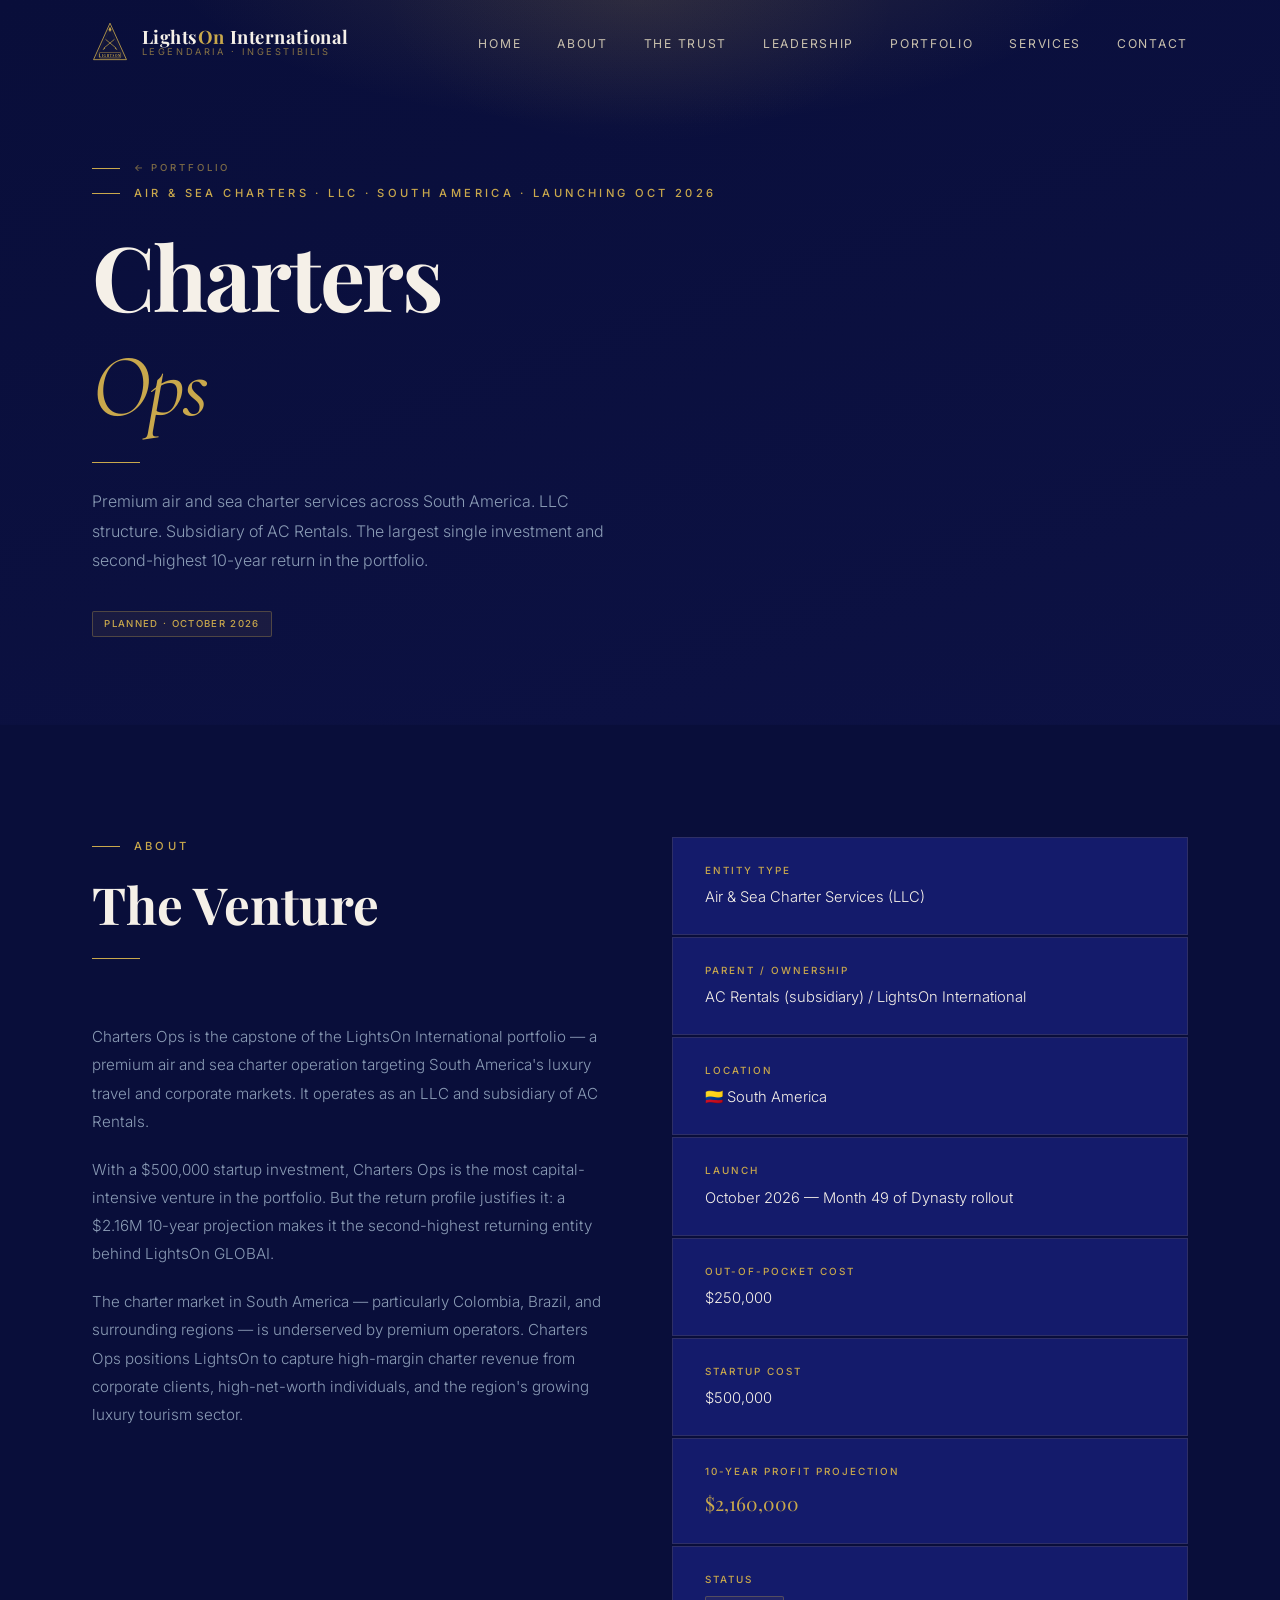
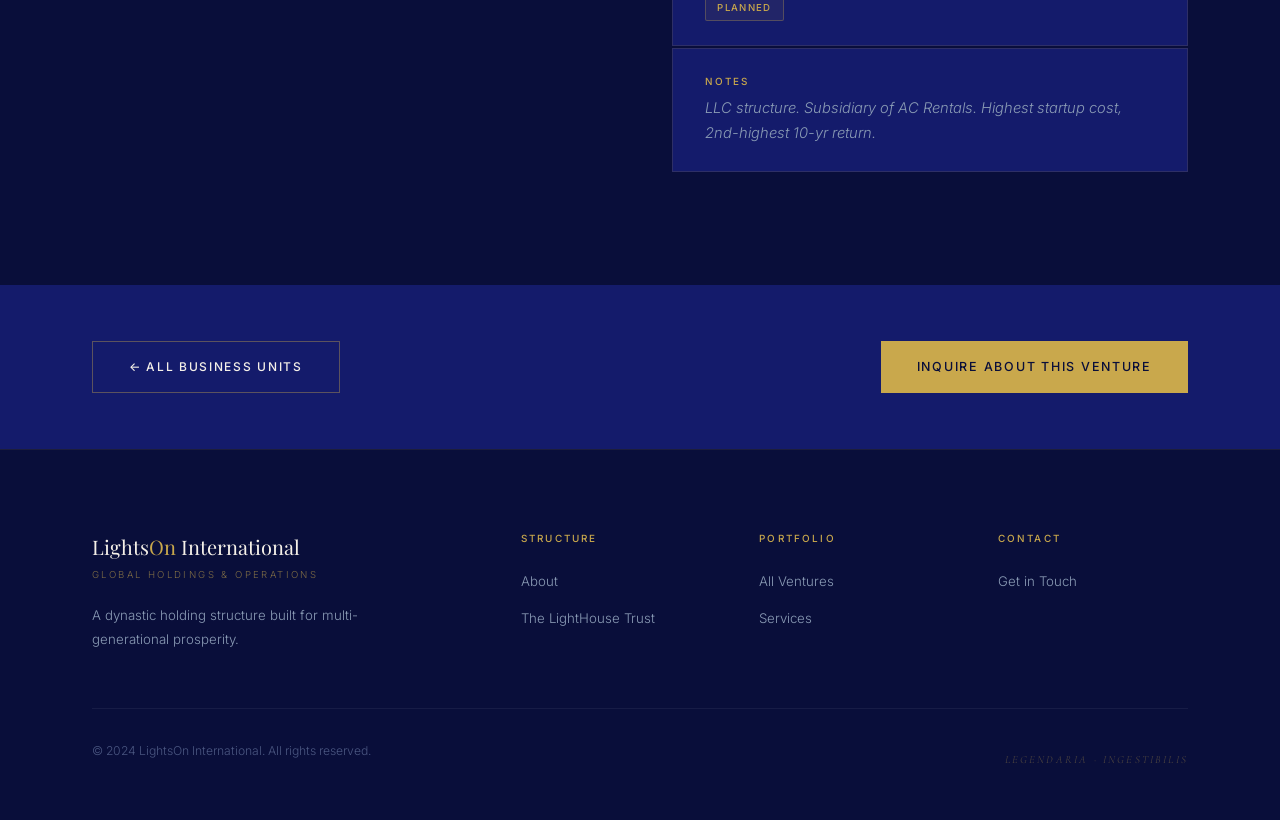
<file: ventures/charters-ops.html>
<!DOCTYPE html>
<html lang="en">
<head>
  <meta charset="UTF-8"/>
  <meta name="viewport" content="width=device-width, initial-scale=1.0"/>
  <title>Charters Ops — Air & Sea Charters — LightsOn International</title>
  <meta name="description" content="Premium air and sea charter services across South America. LLC structure. Subsidiary of AC Rentals. The largest single investment and second-highest 10-year return in the portfolio."/>
  <meta name="robots" content="index, follow"/>
  <meta name="theme-color" content="#0D1245"/>
  <meta property="og:title" content="Charters Ops — Air & Sea Charters — LightsOn International"/>
  <meta property="og:description" content="Premium air and sea charter services across South America. LLC structure. Subsidiary of AC Rentals. The largest single investment and second-highest 10-year return in the portfolio."/>
  <meta property="og:image" content="https://lightsoninternational.com/assets/og-image.jpg"/>
  <meta name="twitter:card" content="summary_large_image"/>
  <link rel="stylesheet" href="../css/styles.css"/>
  <link rel="stylesheet" href="../css/images.css"/>
</head>
<body>

<nav class="nav" role="navigation" aria-label="Main navigation">
  <div class="nav__inner">
    <a href="../index.html" class="nav__logo">
      <svg class="nav__logo-svg" viewBox="0 0 60 68" fill="none" aria-hidden="true">
        <polygon points="30,2 58,64 2,64" stroke="#C9A84C" stroke-width="1.4" fill="rgba(201,168,76,0.04)"/>
        <polygon points="30,12 52,58 8,58" stroke="rgba(201,168,76,0.2)" stroke-width="0.6" fill="none"/>
        <path d="M26,16 L30,8 L34,16 L32,13 L30,17 L28,13Z" fill="#C9A84C"/>
        <line x1="20" y1="44" x2="37" y2="30" stroke="#C9A84C" stroke-width="1.2" stroke-linecap="round"/>
        <polygon points="20,44 17,48 22,45" fill="#C9A84C"/>
        <line x1="40" y1="44" x2="23" y2="30" stroke="#C9A84C" stroke-width="1.2" stroke-linecap="round"/>
        <polygon points="40,44 43,48 38,45" fill="#C9A84C"/>
        <rect x="12" y="52" width="36" height="9" rx="1" fill="rgba(9,14,58,0.9)" stroke="#C9A84C" stroke-width="0.8"/>
        <text x="30" y="59.5" text-anchor="middle" font-family="serif" font-size="5.5" font-weight="700" fill="#C9A84C" letter-spacing="1">LIGHTSON</text>
      </svg>
      <div class="nav__logo-text">
        <div class="nav__logo-name">Lights<span>On</span> International</div>
        <div class="nav__logo-sub">Legendaria · Ingestibilis</div>
      </div>
    </a>
    <ul class="nav__links" role="list">
      <li><a href="../index.html">Home</a></li>
      <li><a href="../about.html">About</a></li>
      <li><a href="../trust.html">The Trust</a></li>
      <li><a href="../leadership.html">Leadership</a></li>
      <li><a href="../businesses.html">Portfolio</a></li>
      <li><a href="../services.html">Services</a></li>
      <li><a href="../contact.html">Contact</a></li>
    </ul>
    <button class="nav__toggle" aria-label="Toggle menu" aria-expanded="false"><span></span><span></span><span></span></button>
  </div>
</nav>

<header class="page-hero page-hero--charters">
  <div class="light-ray" aria-hidden="true"></div>
  <div class="container">
    <div class="page-hero__inner">
      <p class="overline" style="margin-bottom:.5rem;font-size:.6rem;"><a href="../businesses.html" style="color:rgba(201,168,76,.6);">← Portfolio</a></p>
      <p class="overline">Air & Sea Charters · LLC · South America · Launching Oct 2026</p>
      <h1>Charters<br><span class="italic-gold">Ops</span></h1>
      <div class="rule"></div>
      <p style="color:var(--gray);font-size:1rem;line-height:1.85;max-width:520px;margin-top:1rem;">Premium air and sea charter services across South America. LLC structure. Subsidiary of AC Rentals. The largest single investment and second-highest 10-year return in the portfolio.</p>
      <div style="margin-top:2rem;"><span class="badge badge--planned">Planned · October 2026</span></div>
    </div>
  </div>
</header>

<section class="section section--dark">
  <div class="container">
    <div class="grid-2" style="gap:4rem;align-items:start;">
      <div class="fi fi--left">
        <div class="sh"><p class="overline">About</p><h2>The Venture</h2><div class="rule"></div></div>
        <p style="color:var(--gray);line-height:1.85;font-size:.95rem;margin-bottom:1.25rem;">Charters Ops is the capstone of the LightsOn International portfolio — a premium air and sea charter operation targeting South America's luxury travel and corporate markets. It operates as an LLC and subsidiary of AC Rentals.</p>
        <p style="color:var(--gray);line-height:1.85;font-size:.95rem;margin-bottom:1.25rem;">With a $500,000 startup investment, Charters Ops is the most capital-intensive venture in the portfolio. But the return profile justifies it: a $2.16M 10-year projection makes it the second-highest returning entity behind LightsOn GLOBAI.</p>
        <p style="color:var(--gray);line-height:1.85;font-size:.95rem;">The charter market in South America — particularly Colombia, Brazil, and surrounding regions — is underserved by premium operators. Charters Ops positions LightsOn to capture high-margin charter revenue from corporate clients, high-net-worth individuals, and the region's growing luxury tourism sector.</p>
      </div>
      <div class="fi fi--right">
        <div style="display:flex;flex-direction:column;gap:1px;">
          <div class="data-block"><div class="data-block__key">Entity Type</div><div class="data-block__val">Air &amp; Sea Charter Services (LLC)</div></div>
          <div class="data-block"><div class="data-block__key">Parent / Ownership</div><div class="data-block__val">AC Rentals (subsidiary) / LightsOn International</div></div>
          <div class="data-block"><div class="data-block__key">Location</div><div class="data-block__val">🇨🇴 South America</div></div>
          <div class="data-block"><div class="data-block__key">Launch</div><div class="data-block__val">October 2026 — Month 49 of Dynasty rollout</div></div>
          <div class="data-block"><div class="data-block__key">Out-of-Pocket Cost</div><div class="data-block__val">$250,000</div></div>
          <div class="data-block"><div class="data-block__key">Startup Cost</div><div class="data-block__val">$500,000</div></div>
          <div class="data-block"><div class="data-block__key">10-Year Profit Projection</div><div class="data-block__val" style="color:var(--gold);font-size:1.2rem;font-family:var(--font-head);">$2,160,000</div></div>
          <div class="data-block"><div class="data-block__key">Status</div><div class="data-block__val"><span class="badge badge--planned">Planned</span></div></div>
          <div class="data-block"><div class="data-block__key">Notes</div><div class="data-block__val" style="color:var(--gray);font-style:italic;">LLC structure. Subsidiary of AC Rentals. Highest startup cost, 2nd-highest 10-yr return.</div></div>
        </div>
      </div>
    </div>
  </div>
</section>

<section class="section section--mid" style="padding:3.5rem 0;">
  <div class="container" style="display:flex;justify-content:space-between;align-items:center;flex-wrap:wrap;gap:1.5rem;">
    <a href="../businesses.html" class="btn btn--outline" style="font-size:.75rem;">← All Business Units</a>
    <a href="../contact.html" class="btn btn--gold">Inquire About This Venture</a>
  </div>
</section>

<footer class="footer" role="contentinfo">
  <div class="container">
    <div class="footer__grid">
      <div><div class="footer__brand-name">Lights<span>On</span> International</div><div class="footer__brand-sub">Global Holdings &amp; Operations</div><p class="footer__brand-body">A dynastic holding structure built for multi-generational prosperity.</p></div>
      <div><div class="footer__col-title">Structure</div><ul class="footer__links"><li><a href="../about.html">About</a></li><li><a href="../trust.html">The LightHouse Trust</a></li></ul></div>
      <div><div class="footer__col-title">Portfolio</div><ul class="footer__links"><li><a href="../businesses.html">All Ventures</a></li><li><a href="../services.html">Services</a></li></ul></div>
      <div><div class="footer__col-title">Contact</div><ul class="footer__links"><li><a href="../contact.html">Get in Touch</a></li></ul></div>
    </div>
    <div class="footer__bottom">
      <p class="footer__copy">&copy; 2024 LightsOn International. All rights reserved.</p>
      <p class="footer__motto">Legendaria &middot; Ingestibilis</p>
    </div>
  </div>
</footer>
<script src="../js/main.js"></script>
</body>
</html>
</file>
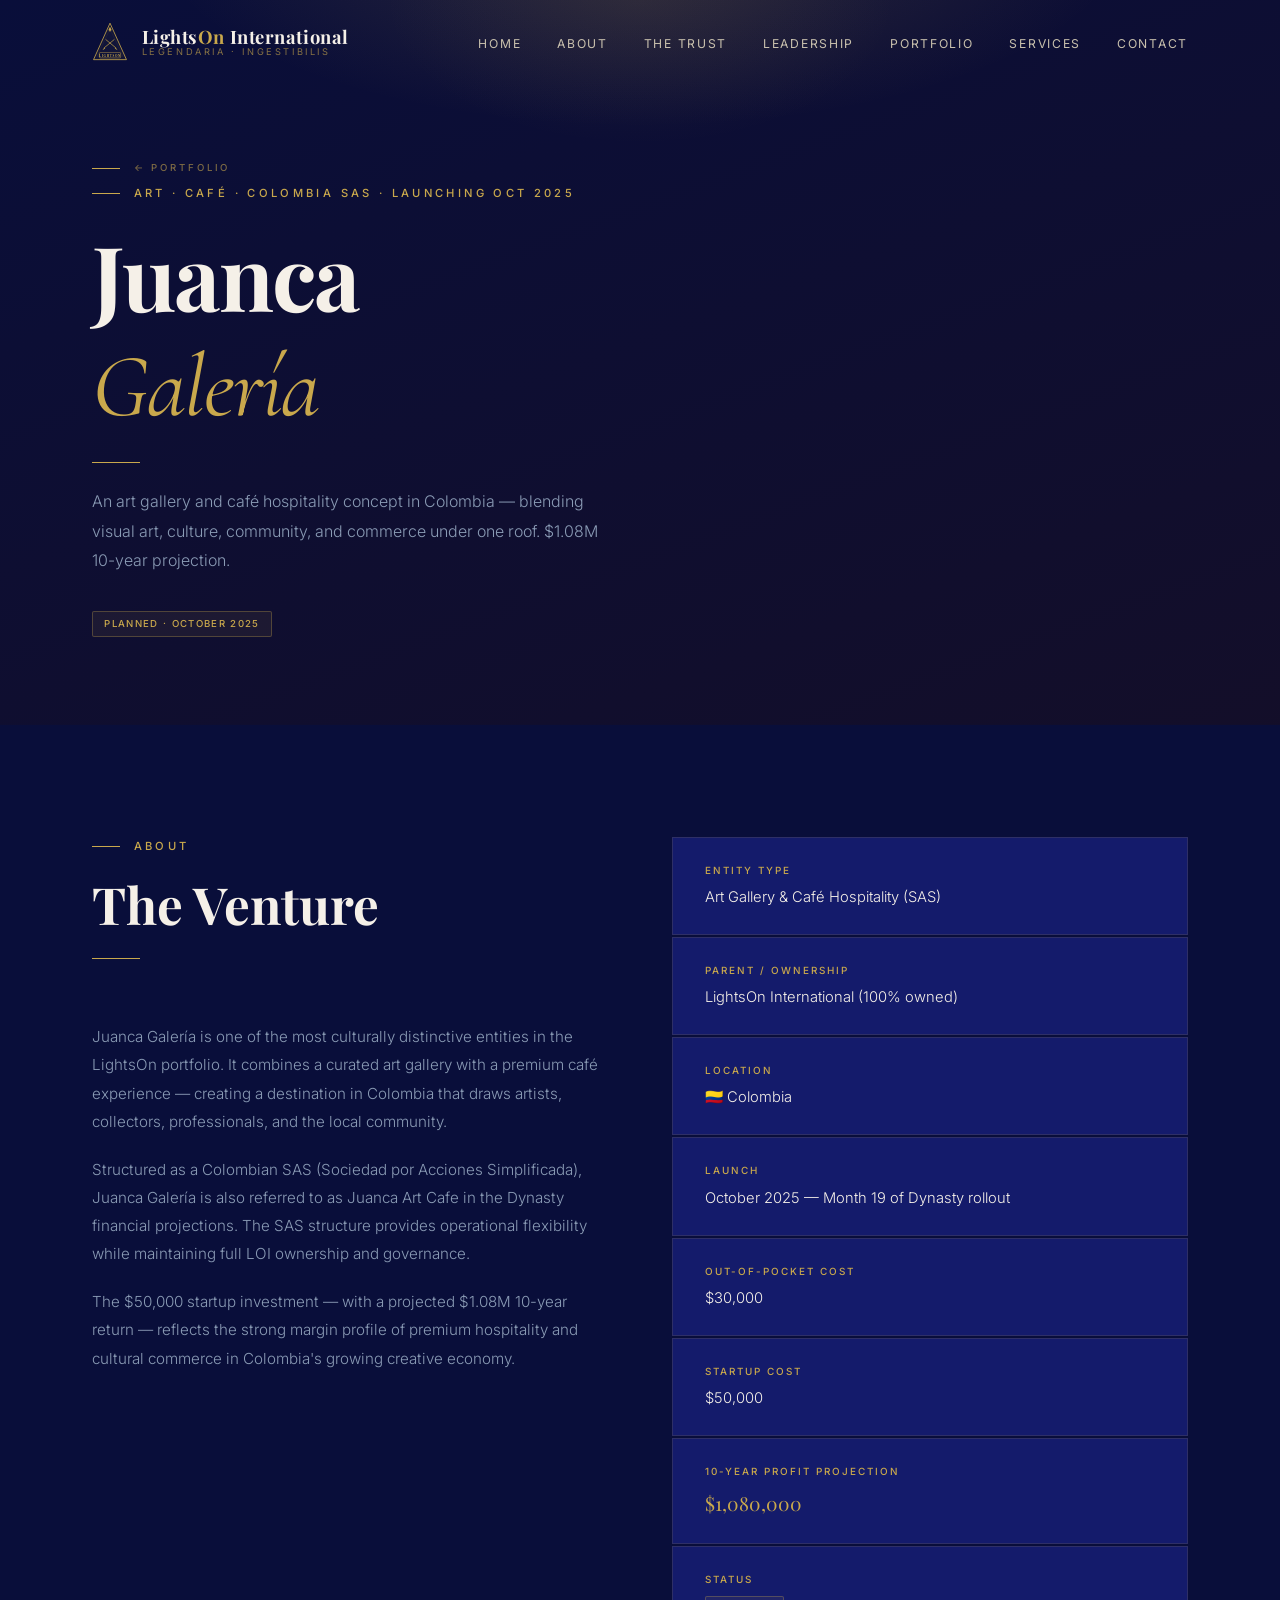
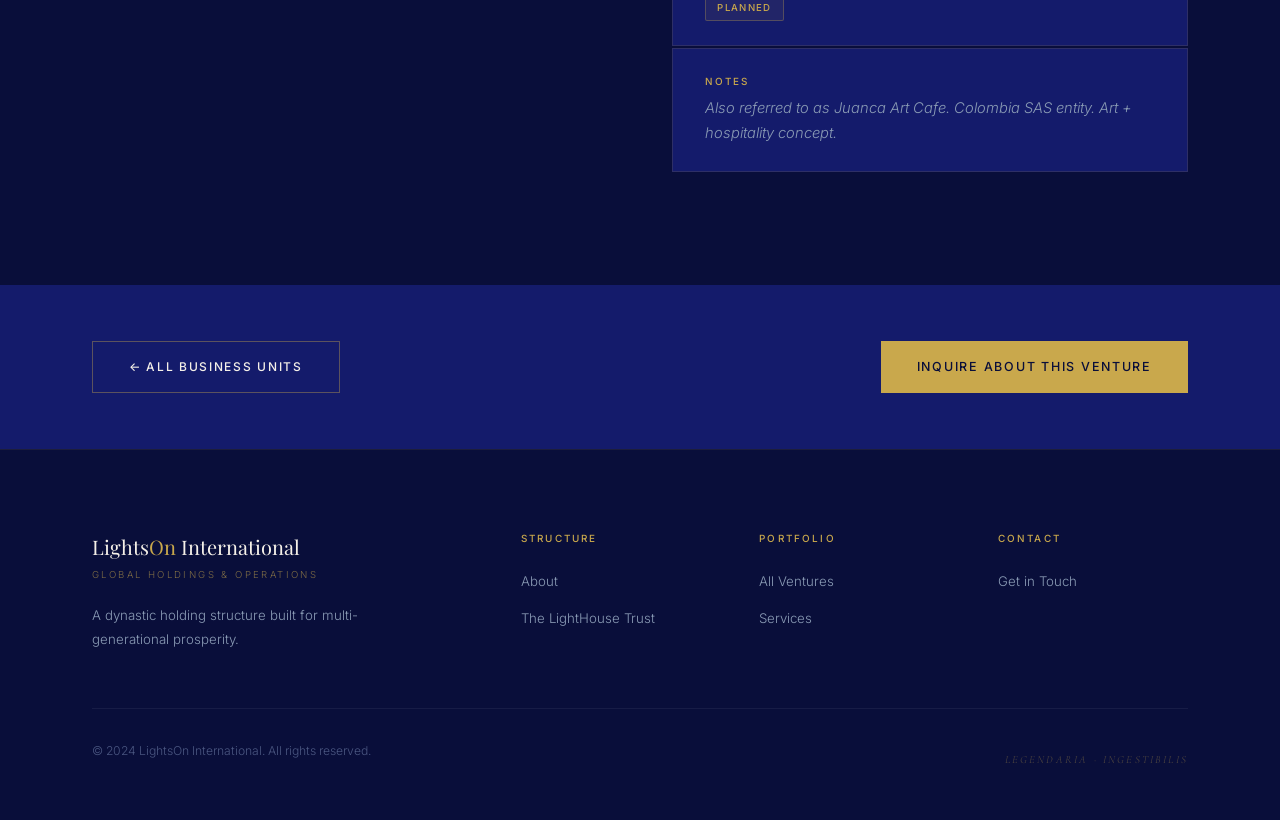
<file: ventures/juanca-galeria.html>
<!DOCTYPE html>
<html lang="en">
<head>
  <meta charset="UTF-8"/>
  <meta name="viewport" content="width=device-width, initial-scale=1.0"/>
  <title>Juanca Galería — Art Gallery & Café — LightsOn International</title>
  <meta name="description" content="An art gallery and café hospitality concept in Colombia — blending visual art, culture, community, and commerce under one roof. $1.08M 10-year projection."/>
  <meta name="robots" content="index, follow"/>
  <meta name="theme-color" content="#0D1245"/>
  <meta property="og:title" content="Juanca Galería — Art Gallery & Café — LightsOn International"/>
  <meta property="og:description" content="An art gallery and café hospitality concept in Colombia — blending visual art, culture, community, and commerce under one roof. $1.08M 10-year projection."/>
  <meta property="og:image" content="https://lightsoninternational.com/assets/og-image.jpg"/>
  <meta name="twitter:card" content="summary_large_image"/>
  <link rel="stylesheet" href="../css/styles.css"/>
  <link rel="stylesheet" href="../css/images.css"/>
</head>
<body>

<nav class="nav" role="navigation" aria-label="Main navigation">
  <div class="nav__inner">
    <a href="../index.html" class="nav__logo">
      <svg class="nav__logo-svg" viewBox="0 0 60 68" fill="none" aria-hidden="true">
        <polygon points="30,2 58,64 2,64" stroke="#C9A84C" stroke-width="1.4" fill="rgba(201,168,76,0.04)"/>
        <polygon points="30,12 52,58 8,58" stroke="rgba(201,168,76,0.2)" stroke-width="0.6" fill="none"/>
        <path d="M26,16 L30,8 L34,16 L32,13 L30,17 L28,13Z" fill="#C9A84C"/>
        <line x1="20" y1="44" x2="37" y2="30" stroke="#C9A84C" stroke-width="1.2" stroke-linecap="round"/>
        <polygon points="20,44 17,48 22,45" fill="#C9A84C"/>
        <line x1="40" y1="44" x2="23" y2="30" stroke="#C9A84C" stroke-width="1.2" stroke-linecap="round"/>
        <polygon points="40,44 43,48 38,45" fill="#C9A84C"/>
        <rect x="12" y="52" width="36" height="9" rx="1" fill="rgba(9,14,58,0.9)" stroke="#C9A84C" stroke-width="0.8"/>
        <text x="30" y="59.5" text-anchor="middle" font-family="serif" font-size="5.5" font-weight="700" fill="#C9A84C" letter-spacing="1">LIGHTSON</text>
      </svg>
      <div class="nav__logo-text">
        <div class="nav__logo-name">Lights<span>On</span> International</div>
        <div class="nav__logo-sub">Legendaria · Ingestibilis</div>
      </div>
    </a>
    <ul class="nav__links" role="list">
      <li><a href="../index.html">Home</a></li>
      <li><a href="../about.html">About</a></li>
      <li><a href="../trust.html">The Trust</a></li>
      <li><a href="../leadership.html">Leadership</a></li>
      <li><a href="../businesses.html">Portfolio</a></li>
      <li><a href="../services.html">Services</a></li>
      <li><a href="../contact.html">Contact</a></li>
    </ul>
    <button class="nav__toggle" aria-label="Toggle menu" aria-expanded="false"><span></span><span></span><span></span></button>
  </div>
</nav>

<header class="page-hero page-hero--juanca">
  <div class="light-ray" aria-hidden="true"></div>
  <div class="container">
    <div class="page-hero__inner">
      <p class="overline" style="margin-bottom:.5rem;font-size:.6rem;"><a href="../businesses.html" style="color:rgba(201,168,76,.6);">← Portfolio</a></p>
      <p class="overline">Art · Café · Colombia SAS · Launching Oct 2025</p>
      <h1>Juanca<br><span class="italic-gold">Galería</span></h1>
      <div class="rule"></div>
      <p style="color:var(--gray);font-size:1rem;line-height:1.85;max-width:520px;margin-top:1rem;">An art gallery and café hospitality concept in Colombia — blending visual art, culture, community, and commerce under one roof. $1.08M 10-year projection.</p>
      <div style="margin-top:2rem;"><span class="badge badge--planned">Planned · October 2025</span></div>
    </div>
  </div>
</header>

<section class="section section--dark">
  <div class="container">
    <div class="grid-2" style="gap:4rem;align-items:start;">
      <div class="fi fi--left">
        <div class="sh"><p class="overline">About</p><h2>The Venture</h2><div class="rule"></div></div>
        <p style="color:var(--gray);line-height:1.85;font-size:.95rem;margin-bottom:1.25rem;">Juanca Galería is one of the most culturally distinctive entities in the LightsOn portfolio. It combines a curated art gallery with a premium café experience — creating a destination in Colombia that draws artists, collectors, professionals, and the local community.</p>
        <p style="color:var(--gray);line-height:1.85;font-size:.95rem;margin-bottom:1.25rem;">Structured as a Colombian SAS (Sociedad por Acciones Simplificada), Juanca Galería is also referred to as Juanca Art Cafe in the Dynasty financial projections. The SAS structure provides operational flexibility while maintaining full LOI ownership and governance.</p>
        <p style="color:var(--gray);line-height:1.85;font-size:.95rem;">The $50,000 startup investment — with a projected $1.08M 10-year return — reflects the strong margin profile of premium hospitality and cultural commerce in Colombia's growing creative economy.</p>
      </div>
      <div class="fi fi--right">
        <div style="display:flex;flex-direction:column;gap:1px;">
          <div class="data-block"><div class="data-block__key">Entity Type</div><div class="data-block__val">Art Gallery &amp; Café Hospitality (SAS)</div></div>
          <div class="data-block"><div class="data-block__key">Parent / Ownership</div><div class="data-block__val">LightsOn International (100% owned)</div></div>
          <div class="data-block"><div class="data-block__key">Location</div><div class="data-block__val">🇨🇴 Colombia</div></div>
          <div class="data-block"><div class="data-block__key">Launch</div><div class="data-block__val">October 2025 — Month 19 of Dynasty rollout</div></div>
          <div class="data-block"><div class="data-block__key">Out-of-Pocket Cost</div><div class="data-block__val">$30,000</div></div>
          <div class="data-block"><div class="data-block__key">Startup Cost</div><div class="data-block__val">$50,000</div></div>
          <div class="data-block"><div class="data-block__key">10-Year Profit Projection</div><div class="data-block__val" style="color:var(--gold);font-size:1.2rem;font-family:var(--font-head);">$1,080,000</div></div>
          <div class="data-block"><div class="data-block__key">Status</div><div class="data-block__val"><span class="badge badge--planned">Planned</span></div></div>
          <div class="data-block"><div class="data-block__key">Notes</div><div class="data-block__val" style="color:var(--gray);font-style:italic;">Also referred to as Juanca Art Cafe. Colombia SAS entity. Art + hospitality concept.</div></div>
        </div>
      </div>
    </div>
  </div>
</section>

<section class="section section--mid" style="padding:3.5rem 0;">
  <div class="container" style="display:flex;justify-content:space-between;align-items:center;flex-wrap:wrap;gap:1.5rem;">
    <a href="../businesses.html" class="btn btn--outline" style="font-size:.75rem;">← All Business Units</a>
    <a href="../contact.html" class="btn btn--gold">Inquire About This Venture</a>
  </div>
</section>

<footer class="footer" role="contentinfo">
  <div class="container">
    <div class="footer__grid">
      <div><div class="footer__brand-name">Lights<span>On</span> International</div><div class="footer__brand-sub">Global Holdings &amp; Operations</div><p class="footer__brand-body">A dynastic holding structure built for multi-generational prosperity.</p></div>
      <div><div class="footer__col-title">Structure</div><ul class="footer__links"><li><a href="../about.html">About</a></li><li><a href="../trust.html">The LightHouse Trust</a></li></ul></div>
      <div><div class="footer__col-title">Portfolio</div><ul class="footer__links"><li><a href="../businesses.html">All Ventures</a></li><li><a href="../services.html">Services</a></li></ul></div>
      <div><div class="footer__col-title">Contact</div><ul class="footer__links"><li><a href="../contact.html">Get in Touch</a></li></ul></div>
    </div>
    <div class="footer__bottom">
      <p class="footer__copy">&copy; 2024 LightsOn International. All rights reserved.</p>
      <p class="footer__motto">Legendaria &middot; Ingestibilis</p>
    </div>
  </div>
</footer>
<script src="../js/main.js"></script>
</body>
</html>
</file>
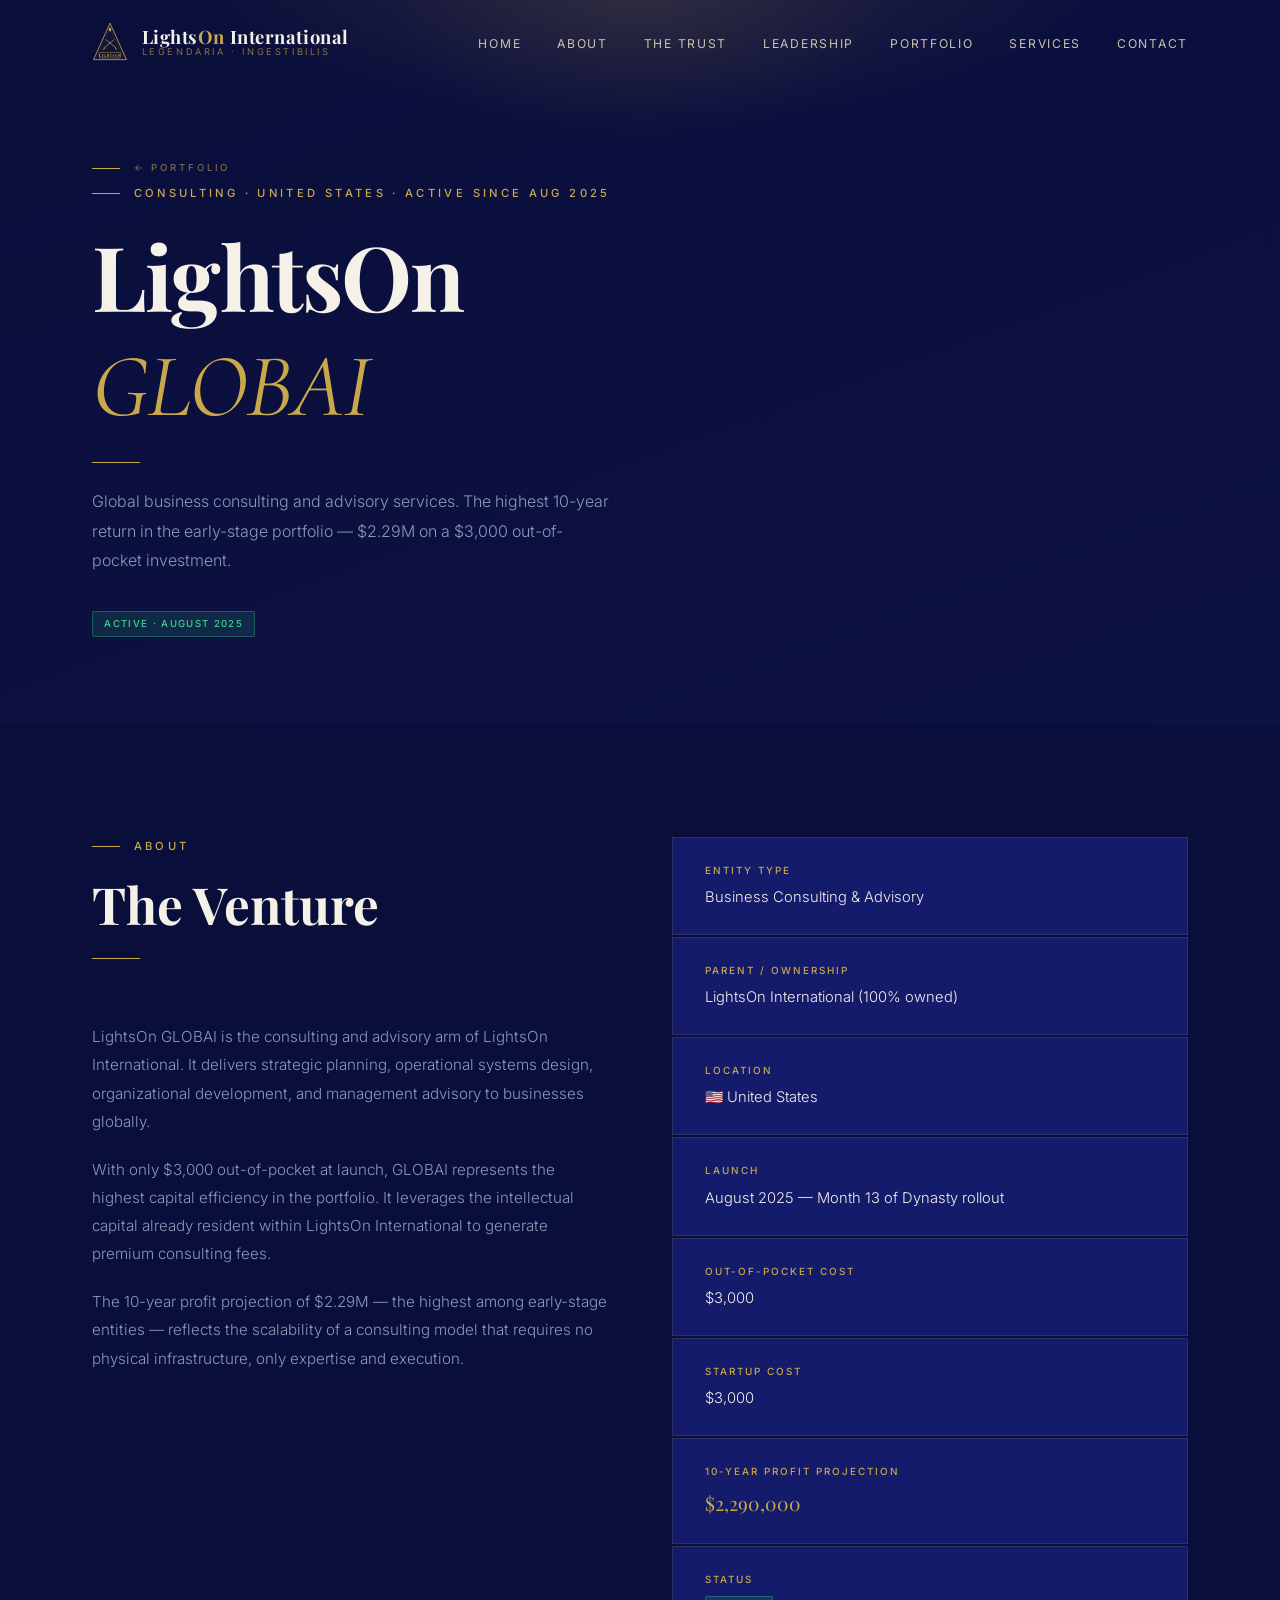
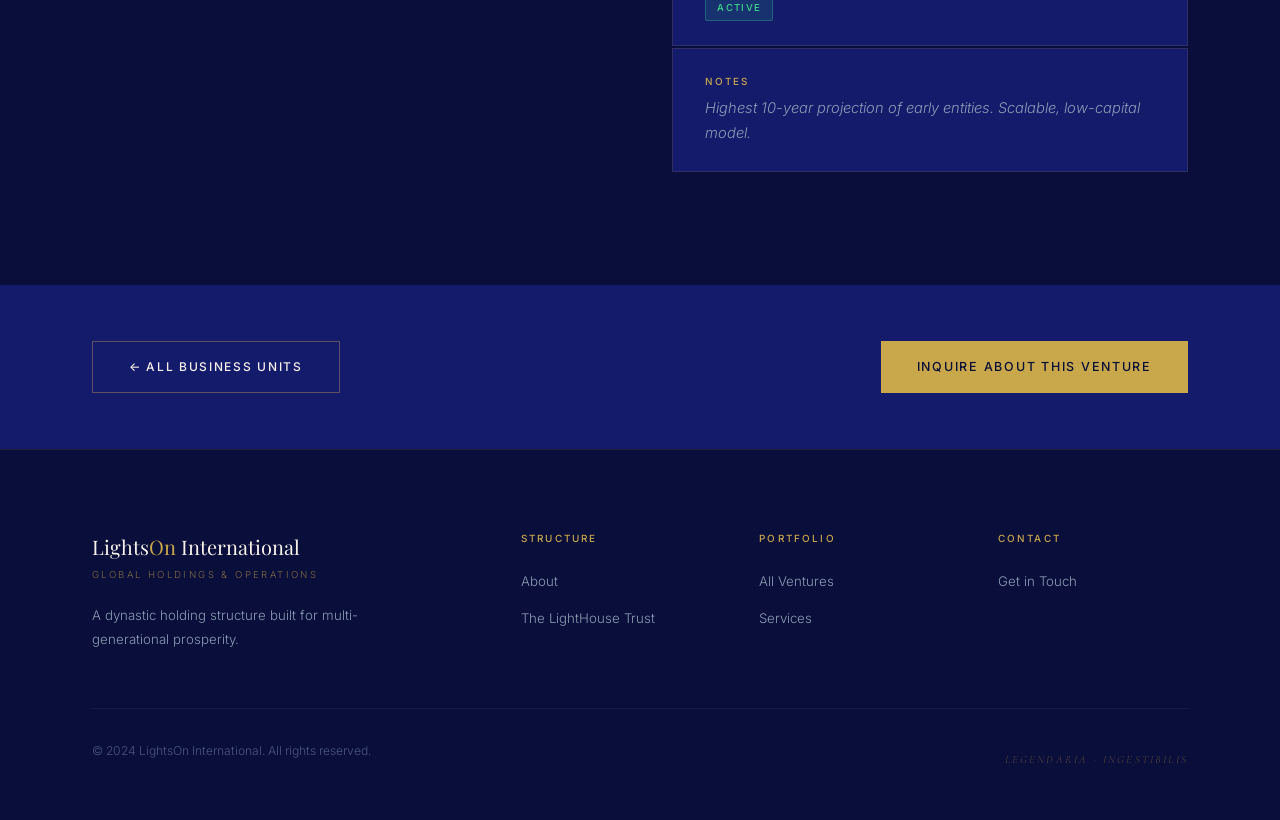
<file: ventures/lightson-globai.html>
<!DOCTYPE html>
<html lang="en">
<head>
  <meta charset="UTF-8"/>
  <meta name="viewport" content="width=device-width, initial-scale=1.0"/>
  <title>LightsOn GLOBAI — Business Consulting — LightsOn International</title>
  <meta name="description" content="Global business consulting and advisory services. The highest 10-year return in the early-stage portfolio — $2.29M on a $3,000 out-of-pocket investment."/>
  <meta name="robots" content="index, follow"/>
  <meta name="theme-color" content="#0D1245"/>
  <meta property="og:title" content="LightsOn GLOBAI — Business Consulting — LightsOn International"/>
  <meta property="og:description" content="Global business consulting and advisory services. The highest 10-year return in the early-stage portfolio — $2.29M on a $3,000 out-of-pocket investment."/>
  <meta property="og:image" content="https://lightsoninternational.com/assets/og-image.jpg"/>
  <meta name="twitter:card" content="summary_large_image"/>
  <link rel="stylesheet" href="../css/styles.css"/>
  <link rel="stylesheet" href="../css/images.css"/>
</head>
<body>

<nav class="nav" role="navigation" aria-label="Main navigation">
  <div class="nav__inner">
    <a href="../index.html" class="nav__logo">
      <svg class="nav__logo-svg" viewBox="0 0 60 68" fill="none" aria-hidden="true">
        <polygon points="30,2 58,64 2,64" stroke="#C9A84C" stroke-width="1.4" fill="rgba(201,168,76,0.04)"/>
        <polygon points="30,12 52,58 8,58" stroke="rgba(201,168,76,0.2)" stroke-width="0.6" fill="none"/>
        <path d="M26,16 L30,8 L34,16 L32,13 L30,17 L28,13Z" fill="#C9A84C"/>
        <line x1="20" y1="44" x2="37" y2="30" stroke="#C9A84C" stroke-width="1.2" stroke-linecap="round"/>
        <polygon points="20,44 17,48 22,45" fill="#C9A84C"/>
        <line x1="40" y1="44" x2="23" y2="30" stroke="#C9A84C" stroke-width="1.2" stroke-linecap="round"/>
        <polygon points="40,44 43,48 38,45" fill="#C9A84C"/>
        <rect x="12" y="52" width="36" height="9" rx="1" fill="rgba(9,14,58,0.9)" stroke="#C9A84C" stroke-width="0.8"/>
        <text x="30" y="59.5" text-anchor="middle" font-family="serif" font-size="5.5" font-weight="700" fill="#C9A84C" letter-spacing="1">LIGHTSON</text>
      </svg>
      <div class="nav__logo-text">
        <div class="nav__logo-name">Lights<span>On</span> International</div>
        <div class="nav__logo-sub">Legendaria · Ingestibilis</div>
      </div>
    </a>
    <ul class="nav__links" role="list">
      <li><a href="../index.html">Home</a></li>
      <li><a href="../about.html">About</a></li>
      <li><a href="../trust.html">The Trust</a></li>
      <li><a href="../leadership.html">Leadership</a></li>
      <li><a href="../businesses.html">Portfolio</a></li>
      <li><a href="../services.html">Services</a></li>
      <li><a href="../contact.html">Contact</a></li>
    </ul>
    <button class="nav__toggle" aria-label="Toggle menu" aria-expanded="false"><span></span><span></span><span></span></button>
  </div>
</nav>

<header class="page-hero page-hero--globai">
  <div class="light-ray" aria-hidden="true"></div>
  <div class="container">
    <div class="page-hero__inner">
      <p class="overline" style="margin-bottom:.5rem;font-size:.6rem;"><a href="../businesses.html" style="color:rgba(201,168,76,.6);">← Portfolio</a></p>
      <p class="overline">Consulting · United States · Active since Aug 2025</p>
      <h1>LightsOn<br><span class="italic-gold">GLOBAI</span></h1>
      <div class="rule"></div>
      <p style="color:var(--gray);font-size:1rem;line-height:1.85;max-width:520px;margin-top:1rem;">Global business consulting and advisory services. The highest 10-year return in the early-stage portfolio — $2.29M on a $3,000 out-of-pocket investment.</p>
      <div style="margin-top:2rem;"><span class="badge badge--active">Active · August 2025</span></div>
    </div>
  </div>
</header>

<section class="section section--dark">
  <div class="container">
    <div class="grid-2" style="gap:4rem;align-items:start;">
      <div class="fi fi--left">
        <div class="sh"><p class="overline">About</p><h2>The Venture</h2><div class="rule"></div></div>
        <p style="color:var(--gray);line-height:1.85;font-size:.95rem;margin-bottom:1.25rem;">LightsOn GLOBAI is the consulting and advisory arm of LightsOn International. It delivers strategic planning, operational systems design, organizational development, and management advisory to businesses globally.</p>
        <p style="color:var(--gray);line-height:1.85;font-size:.95rem;margin-bottom:1.25rem;">With only $3,000 out-of-pocket at launch, GLOBAI represents the highest capital efficiency in the portfolio. It leverages the intellectual capital already resident within LightsOn International to generate premium consulting fees.</p>
        <p style="color:var(--gray);line-height:1.85;font-size:.95rem;">The 10-year profit projection of $2.29M — the highest among early-stage entities — reflects the scalability of a consulting model that requires no physical infrastructure, only expertise and execution.</p>
      </div>
      <div class="fi fi--right">
        <div style="display:flex;flex-direction:column;gap:1px;">
          <div class="data-block"><div class="data-block__key">Entity Type</div><div class="data-block__val">Business Consulting &amp; Advisory</div></div>
          <div class="data-block"><div class="data-block__key">Parent / Ownership</div><div class="data-block__val">LightsOn International (100% owned)</div></div>
          <div class="data-block"><div class="data-block__key">Location</div><div class="data-block__val">🇺🇸 United States</div></div>
          <div class="data-block"><div class="data-block__key">Launch</div><div class="data-block__val">August 2025 — Month 13 of Dynasty rollout</div></div>
          <div class="data-block"><div class="data-block__key">Out-of-Pocket Cost</div><div class="data-block__val">$3,000</div></div>
          <div class="data-block"><div class="data-block__key">Startup Cost</div><div class="data-block__val">$3,000</div></div>
          <div class="data-block"><div class="data-block__key">10-Year Profit Projection</div><div class="data-block__val" style="color:var(--gold);font-size:1.2rem;font-family:var(--font-head);">$2,290,000</div></div>
          <div class="data-block"><div class="data-block__key">Status</div><div class="data-block__val"><span class="badge badge--active">Active</span></div></div>
          <div class="data-block"><div class="data-block__key">Notes</div><div class="data-block__val" style="color:var(--gray);font-style:italic;">Highest 10-year projection of early entities. Scalable, low-capital model.</div></div>
        </div>
      </div>
    </div>
  </div>
</section>

<section class="section section--mid" style="padding:3.5rem 0;">
  <div class="container" style="display:flex;justify-content:space-between;align-items:center;flex-wrap:wrap;gap:1.5rem;">
    <a href="../businesses.html" class="btn btn--outline" style="font-size:.75rem;">← All Business Units</a>
    <a href="../contact.html" class="btn btn--gold">Inquire About This Venture</a>
  </div>
</section>

<footer class="footer" role="contentinfo">
  <div class="container">
    <div class="footer__grid">
      <div><div class="footer__brand-name">Lights<span>On</span> International</div><div class="footer__brand-sub">Global Holdings &amp; Operations</div><p class="footer__brand-body">A dynastic holding structure built for multi-generational prosperity.</p></div>
      <div><div class="footer__col-title">Structure</div><ul class="footer__links"><li><a href="../about.html">About</a></li><li><a href="../trust.html">The LightHouse Trust</a></li></ul></div>
      <div><div class="footer__col-title">Portfolio</div><ul class="footer__links"><li><a href="../businesses.html">All Ventures</a></li><li><a href="../services.html">Services</a></li></ul></div>
      <div><div class="footer__col-title">Contact</div><ul class="footer__links"><li><a href="../contact.html">Get in Touch</a></li></ul></div>
    </div>
    <div class="footer__bottom">
      <p class="footer__copy">&copy; 2024 LightsOn International. All rights reserved.</p>
      <p class="footer__motto">Legendaria &middot; Ingestibilis</p>
    </div>
  </div>
</footer>
<script src="../js/main.js"></script>
</body>
</html>
</file>
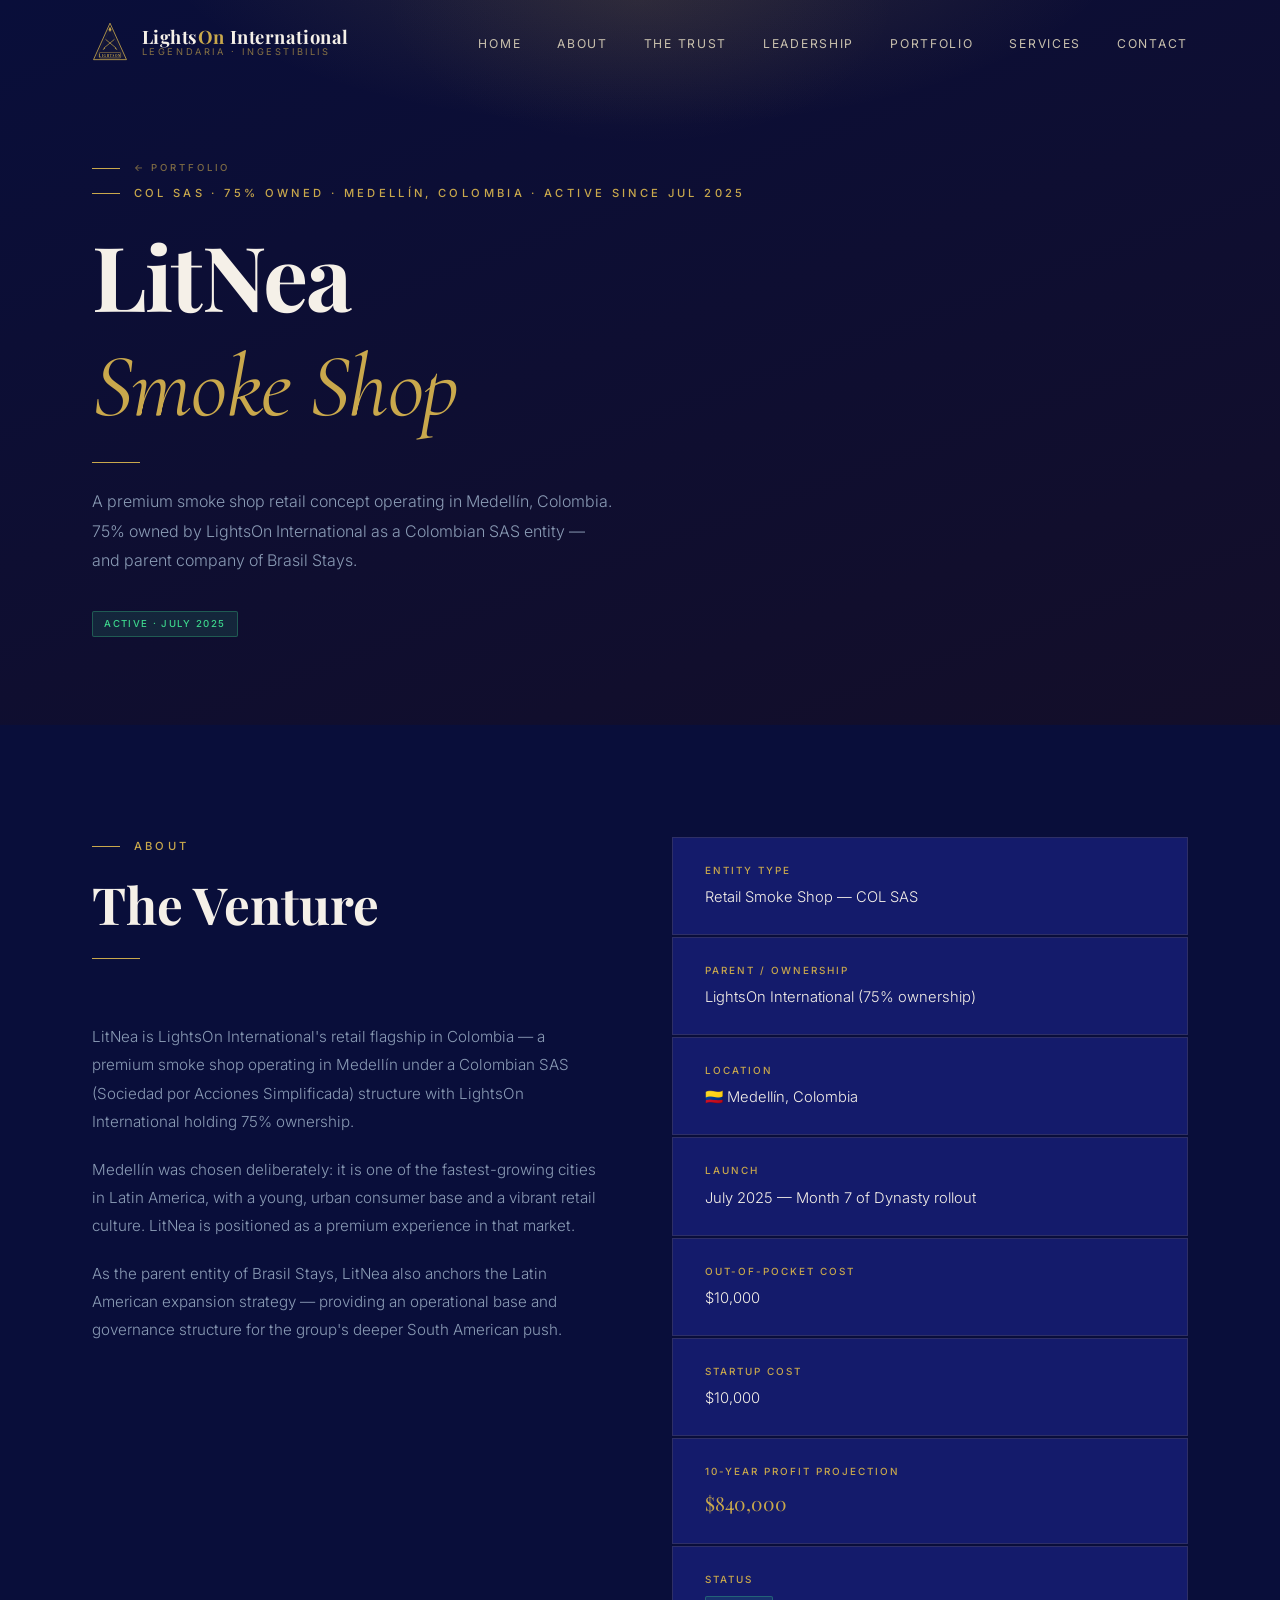
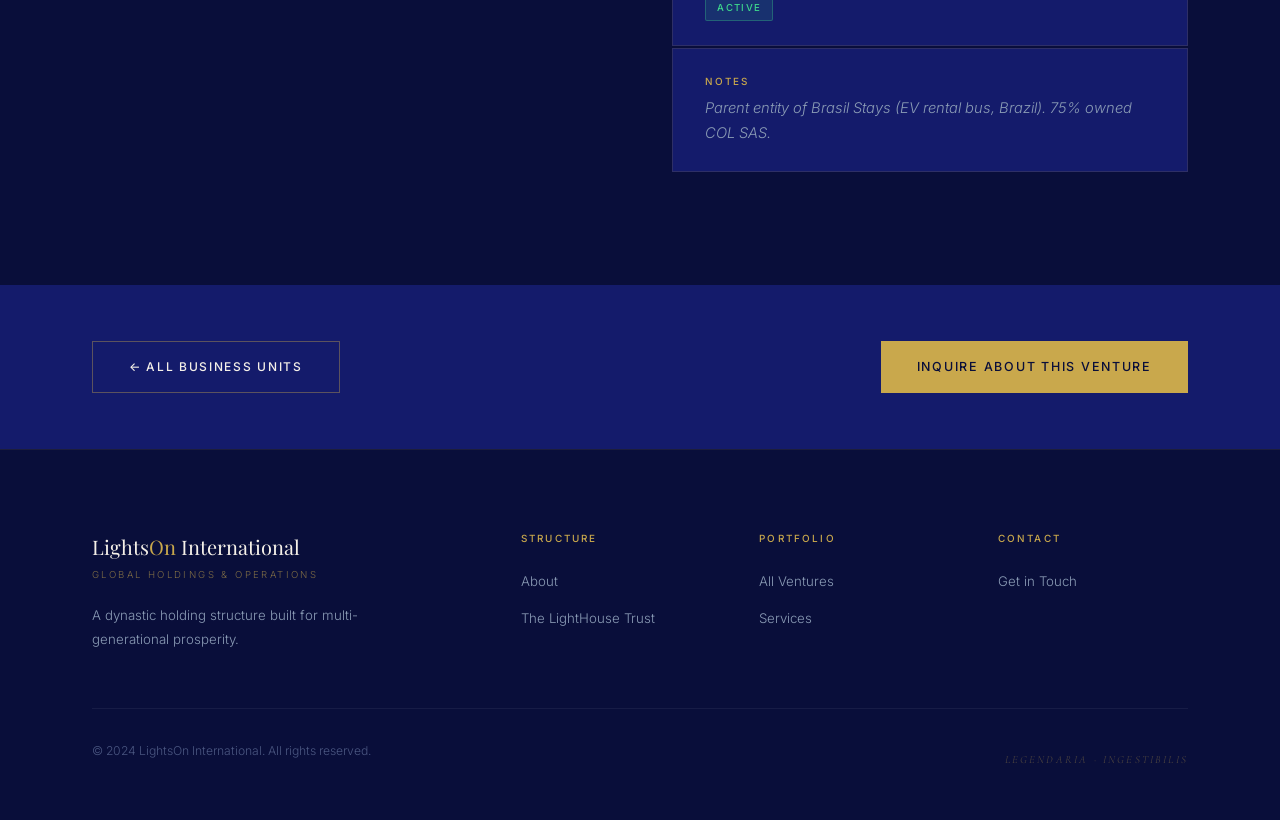
<file: ventures/litnea.html>
<!DOCTYPE html>
<html lang="en">
<head>
  <meta charset="UTF-8"/>
  <meta name="viewport" content="width=device-width, initial-scale=1.0"/>
  <title>LitNea — Smoke Shop Medellín — LightsOn International</title>
  <meta name="description" content="A premium smoke shop retail concept operating in Medellín, Colombia. 75% owned by LightsOn International as a Colombian SAS entity — and parent company of Brasil Stays."/>
  <meta name="robots" content="index, follow"/>
  <meta name="theme-color" content="#0D1245"/>
  <meta property="og:title" content="LitNea — Smoke Shop Medellín — LightsOn International"/>
  <meta property="og:description" content="A premium smoke shop retail concept operating in Medellín, Colombia. 75% owned by LightsOn International as a Colombian SAS entity — and parent company of Brasil Stays."/>
  <meta property="og:image" content="https://lightsoninternational.com/assets/og-image.jpg"/>
  <meta name="twitter:card" content="summary_large_image"/>
  <link rel="stylesheet" href="../css/styles.css"/>
  <link rel="stylesheet" href="../css/images.css"/>
</head>
<body>

<nav class="nav" role="navigation" aria-label="Main navigation">
  <div class="nav__inner">
    <a href="../index.html" class="nav__logo">
      <svg class="nav__logo-svg" viewBox="0 0 60 68" fill="none" aria-hidden="true">
        <polygon points="30,2 58,64 2,64" stroke="#C9A84C" stroke-width="1.4" fill="rgba(201,168,76,0.04)"/>
        <polygon points="30,12 52,58 8,58" stroke="rgba(201,168,76,0.2)" stroke-width="0.6" fill="none"/>
        <path d="M26,16 L30,8 L34,16 L32,13 L30,17 L28,13Z" fill="#C9A84C"/>
        <line x1="20" y1="44" x2="37" y2="30" stroke="#C9A84C" stroke-width="1.2" stroke-linecap="round"/>
        <polygon points="20,44 17,48 22,45" fill="#C9A84C"/>
        <line x1="40" y1="44" x2="23" y2="30" stroke="#C9A84C" stroke-width="1.2" stroke-linecap="round"/>
        <polygon points="40,44 43,48 38,45" fill="#C9A84C"/>
        <rect x="12" y="52" width="36" height="9" rx="1" fill="rgba(9,14,58,0.9)" stroke="#C9A84C" stroke-width="0.8"/>
        <text x="30" y="59.5" text-anchor="middle" font-family="serif" font-size="5.5" font-weight="700" fill="#C9A84C" letter-spacing="1">LIGHTSON</text>
      </svg>
      <div class="nav__logo-text">
        <div class="nav__logo-name">Lights<span>On</span> International</div>
        <div class="nav__logo-sub">Legendaria · Ingestibilis</div>
      </div>
    </a>
    <ul class="nav__links" role="list">
      <li><a href="../index.html">Home</a></li>
      <li><a href="../about.html">About</a></li>
      <li><a href="../trust.html">The Trust</a></li>
      <li><a href="../leadership.html">Leadership</a></li>
      <li><a href="../businesses.html">Portfolio</a></li>
      <li><a href="../services.html">Services</a></li>
      <li><a href="../contact.html">Contact</a></li>
    </ul>
    <button class="nav__toggle" aria-label="Toggle menu" aria-expanded="false"><span></span><span></span><span></span></button>
  </div>
</nav>

<header class="page-hero page-hero--litnea">
  <div class="light-ray" aria-hidden="true"></div>
  <div class="container">
    <div class="page-hero__inner">
      <p class="overline" style="margin-bottom:.5rem;font-size:.6rem;"><a href="../businesses.html" style="color:rgba(201,168,76,.6);">← Portfolio</a></p>
      <p class="overline">COL SAS · 75% Owned · Medellín, Colombia · Active since Jul 2025</p>
      <h1>LitNea<br><span class="italic-gold">Smoke Shop</span></h1>
      <div class="rule"></div>
      <p style="color:var(--gray);font-size:1rem;line-height:1.85;max-width:520px;margin-top:1rem;">A premium smoke shop retail concept operating in Medellín, Colombia. 75% owned by LightsOn International as a Colombian SAS entity — and parent company of Brasil Stays.</p>
      <div style="margin-top:2rem;"><span class="badge badge--active">Active · July 2025</span></div>
    </div>
  </div>
</header>

<section class="section section--dark">
  <div class="container">
    <div class="grid-2" style="gap:4rem;align-items:start;">
      <div class="fi fi--left">
        <div class="sh"><p class="overline">About</p><h2>The Venture</h2><div class="rule"></div></div>
        <p style="color:var(--gray);line-height:1.85;font-size:.95rem;margin-bottom:1.25rem;">LitNea is LightsOn International's retail flagship in Colombia — a premium smoke shop operating in Medellín under a Colombian SAS (Sociedad por Acciones Simplificada) structure with LightsOn International holding 75% ownership.</p>
        <p style="color:var(--gray);line-height:1.85;font-size:.95rem;margin-bottom:1.25rem;">Medellín was chosen deliberately: it is one of the fastest-growing cities in Latin America, with a young, urban consumer base and a vibrant retail culture. LitNea is positioned as a premium experience in that market.</p>
        <p style="color:var(--gray);line-height:1.85;font-size:.95rem;">As the parent entity of Brasil Stays, LitNea also anchors the Latin American expansion strategy — providing an operational base and governance structure for the group's deeper South American push.</p>
      </div>
      <div class="fi fi--right">
        <div style="display:flex;flex-direction:column;gap:1px;">
          <div class="data-block"><div class="data-block__key">Entity Type</div><div class="data-block__val">Retail Smoke Shop — COL SAS</div></div>
          <div class="data-block"><div class="data-block__key">Parent / Ownership</div><div class="data-block__val">LightsOn International (75% ownership)</div></div>
          <div class="data-block"><div class="data-block__key">Location</div><div class="data-block__val">🇨🇴 Medellín, Colombia</div></div>
          <div class="data-block"><div class="data-block__key">Launch</div><div class="data-block__val">July 2025 — Month 7 of Dynasty rollout</div></div>
          <div class="data-block"><div class="data-block__key">Out-of-Pocket Cost</div><div class="data-block__val">$10,000</div></div>
          <div class="data-block"><div class="data-block__key">Startup Cost</div><div class="data-block__val">$10,000</div></div>
          <div class="data-block"><div class="data-block__key">10-Year Profit Projection</div><div class="data-block__val" style="color:var(--gold);font-size:1.2rem;font-family:var(--font-head);">$840,000</div></div>
          <div class="data-block"><div class="data-block__key">Status</div><div class="data-block__val"><span class="badge badge--active">Active</span></div></div>
          <div class="data-block"><div class="data-block__key">Notes</div><div class="data-block__val" style="color:var(--gray);font-style:italic;">Parent entity of Brasil Stays (EV rental bus, Brazil). 75% owned COL SAS.</div></div>
        </div>
      </div>
    </div>
  </div>
</section>

<section class="section section--mid" style="padding:3.5rem 0;">
  <div class="container" style="display:flex;justify-content:space-between;align-items:center;flex-wrap:wrap;gap:1.5rem;">
    <a href="../businesses.html" class="btn btn--outline" style="font-size:.75rem;">← All Business Units</a>
    <a href="../contact.html" class="btn btn--gold">Inquire About This Venture</a>
  </div>
</section>

<footer class="footer" role="contentinfo">
  <div class="container">
    <div class="footer__grid">
      <div><div class="footer__brand-name">Lights<span>On</span> International</div><div class="footer__brand-sub">Global Holdings &amp; Operations</div><p class="footer__brand-body">A dynastic holding structure built for multi-generational prosperity.</p></div>
      <div><div class="footer__col-title">Structure</div><ul class="footer__links"><li><a href="../about.html">About</a></li><li><a href="../trust.html">The LightHouse Trust</a></li></ul></div>
      <div><div class="footer__col-title">Portfolio</div><ul class="footer__links"><li><a href="../businesses.html">All Ventures</a></li><li><a href="../services.html">Services</a></li></ul></div>
      <div><div class="footer__col-title">Contact</div><ul class="footer__links"><li><a href="../contact.html">Get in Touch</a></li></ul></div>
    </div>
    <div class="footer__bottom">
      <p class="footer__copy">&copy; 2024 LightsOn International. All rights reserved.</p>
      <p class="footer__motto">Legendaria &middot; Ingestibilis</p>
    </div>
  </div>
</footer>
<script src="../js/main.js"></script>
</body>
</html>
</file>
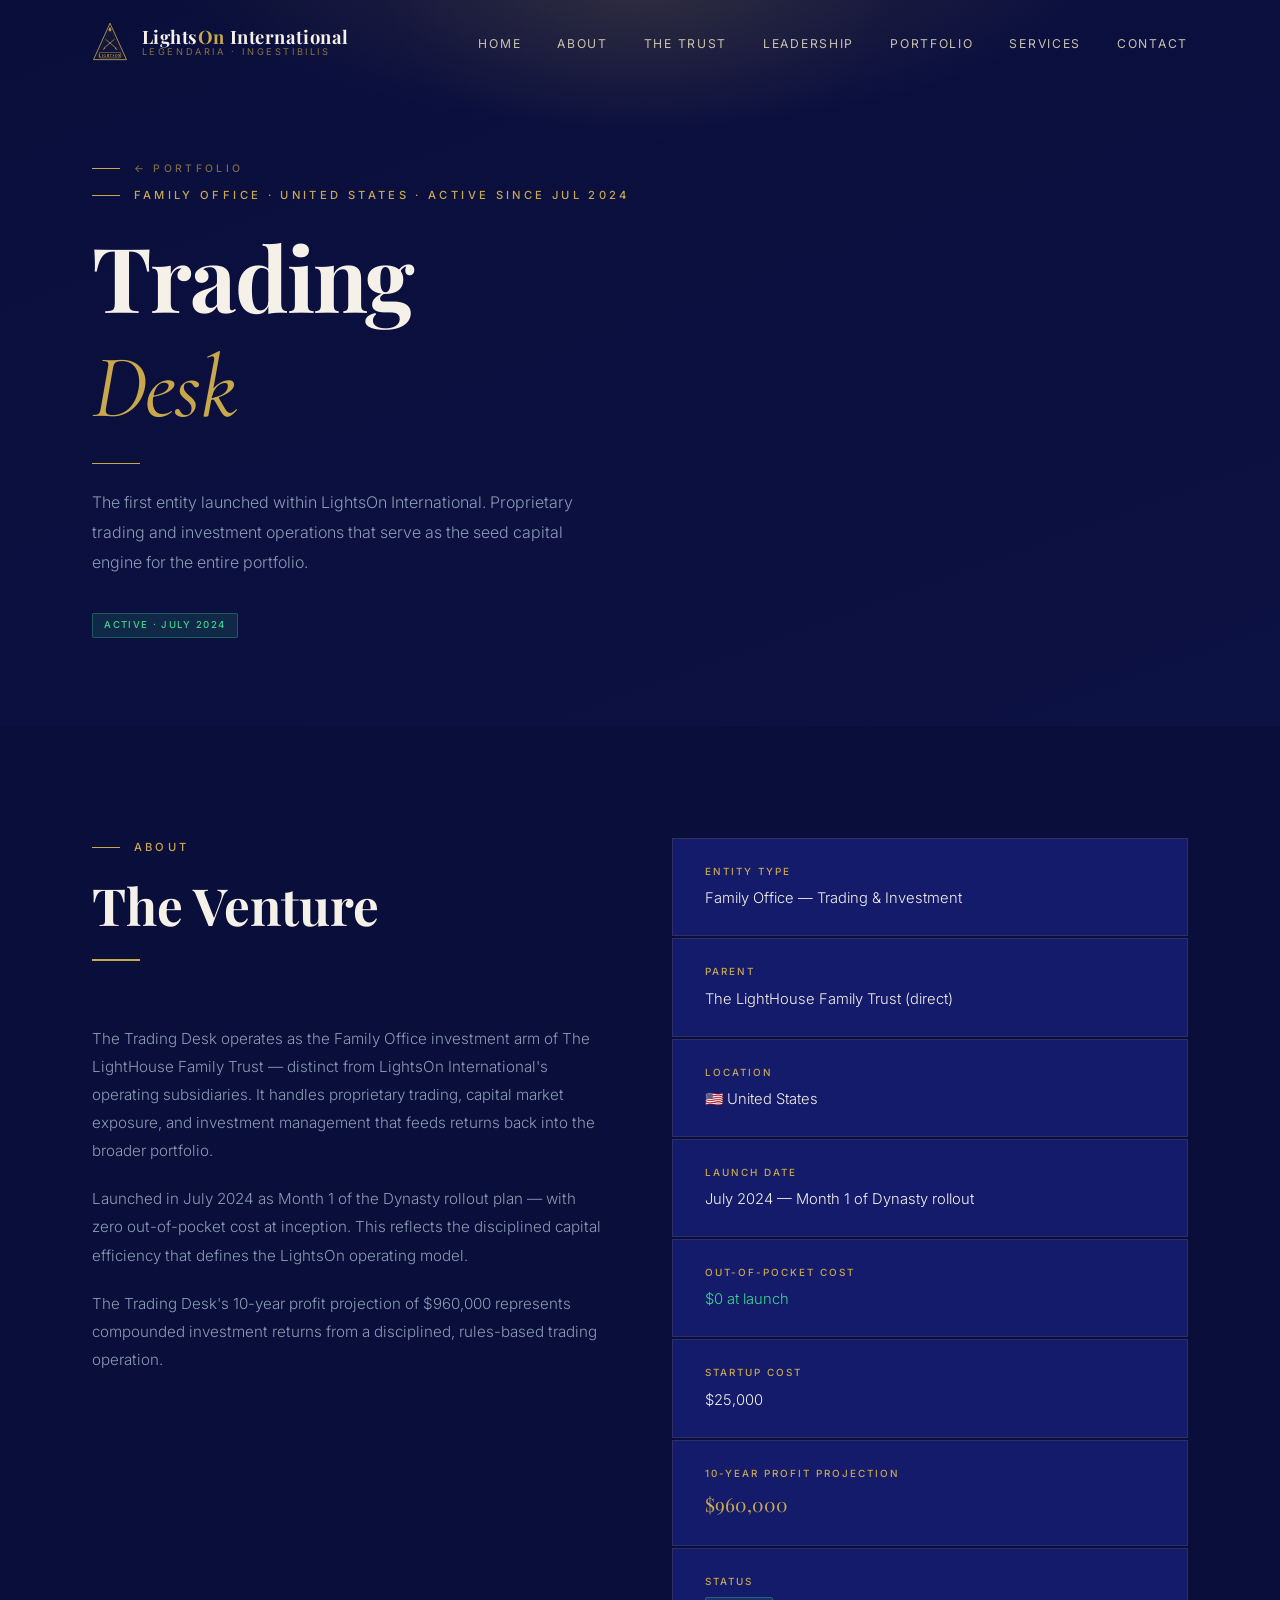
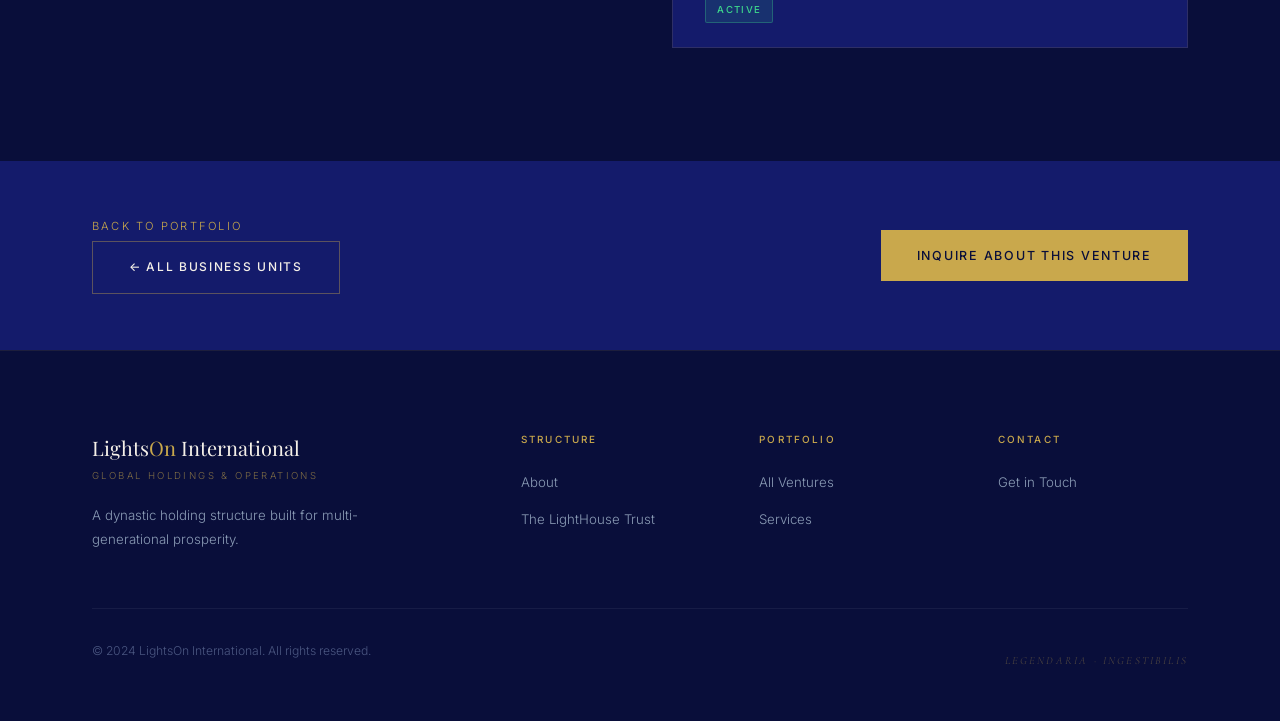
<file: ventures/trading-desk.html>
<!DOCTYPE html>
<html lang="en">
<head>
  <meta charset="UTF-8"/>
  <meta name="viewport" content="width=device-width, initial-scale=1.0"/>
  <title>Trading Desk — LightsOn International</title>
  <meta name="description" content="The Trading Desk is LightsOn International's Family Office trading and investment operation — launched July 2024, zero out-of-pocket, $960K 10-year projection."/>
  <meta name="robots" content="index, follow"/>
  <meta name="theme-color" content="#0D1245"/>
  <link rel="canonical" href="https://lightsoninternational.com/ventures/trading-desk.html"/>
  <meta property="og:title" content="Trading Desk — LightsOn International"/>
  <meta property="og:description" content="Proprietary trading and investment operations. The seed capital engine of the LightsOn portfolio."/>
  <meta property="og:image" content="https://lightsoninternational.com/assets/og-image.jpg"/>
  <meta name="twitter:card" content="summary_large_image"/>
  <link rel="stylesheet" href="../css/styles.css"/>
  <link rel="stylesheet" href="../css/images.css"/>
</head>
<body>

<nav class="nav" role="navigation" aria-label="Main navigation">
  <div class="nav__inner">
    <a href="../index.html" class="nav__logo">
      <svg class="nav__logo-svg" viewBox="0 0 60 68" fill="none" aria-hidden="true">
        <polygon points="30,2 58,64 2,64" stroke="#C9A84C" stroke-width="1.4" fill="rgba(201,168,76,0.04)"/>
        <polygon points="30,12 52,58 8,58" stroke="rgba(201,168,76,0.2)" stroke-width="0.6" fill="none"/>
        <path d="M26,16 L30,8 L34,16 L32,13 L30,17 L28,13Z" fill="#C9A84C"/>
        <line x1="20" y1="44" x2="37" y2="30" stroke="#C9A84C" stroke-width="1.2" stroke-linecap="round"/>
        <polygon points="20,44 17,48 22,45" fill="#C9A84C"/>
        <line x1="40" y1="44" x2="23" y2="30" stroke="#C9A84C" stroke-width="1.2" stroke-linecap="round"/>
        <polygon points="40,44 43,48 38,45" fill="#C9A84C"/>
        <rect x="12" y="52" width="36" height="9" rx="1" fill="rgba(9,14,58,0.9)" stroke="#C9A84C" stroke-width="0.8"/>
        <text x="30" y="59.5" text-anchor="middle" font-family="serif" font-size="5.5" font-weight="700" fill="#C9A84C" letter-spacing="1">LIGHTSON</text>
      </svg>
      <div class="nav__logo-text">
        <div class="nav__logo-name">Lights<span>On</span> International</div>
        <div class="nav__logo-sub">Legendaria · Ingestibilis</div>
      </div>
    </a>
    <ul class="nav__links" role="list">
      <li><a href="../index.html">Home</a></li>
      <li><a href="../about.html">About</a></li>
      <li><a href="../trust.html">The Trust</a></li>
      <li><a href="../leadership.html">Leadership</a></li>
      <li><a href="../businesses.html">Portfolio</a></li>
      <li><a href="../services.html">Services</a></li>
      <li><a href="../contact.html">Contact</a></li>
    </ul>
    <button class="nav__toggle" aria-label="Toggle menu" aria-expanded="false"><span></span><span></span><span></span></button>
  </div>
</nav>

<header class="page-hero page-hero--trading">
  <div class="light-ray" aria-hidden="true"></div>
  <div class="container">
    <div class="page-hero__inner">
      <p class="overline" style="margin-bottom:.5rem;"><a href="../businesses.html" style="color:rgba(201,168,76,.6);font-size:.65rem;">← Portfolio</a></p>
      <p class="overline">Family Office · United States · Active since Jul 2024</p>
      <h1>Trading<br><span class="italic-gold">Desk</span></h1>
      <div class="rule"></div>
      <p style="color:var(--gray);font-size:1rem;line-height:1.85;max-width:520px;margin-top:1rem;">
        The first entity launched within LightsOn International. Proprietary trading and
        investment operations that serve as the seed capital engine for the entire portfolio.
      </p>
      <div style="margin-top:2rem;"><span class="badge badge--active">Active · July 2024</span></div>
    </div>
  </div>
</header>

<section class="section section--dark">
  <div class="container">
    <div class="grid-2" style="gap:4rem;align-items:start;">
      <div class="fi fi--left">
        <div class="sh"><p class="overline">About</p><h2>The Venture</h2><div class="rule"></div></div>
        <p style="color:var(--gray);line-height:1.85;font-size:.95rem;margin-bottom:1.25rem;">
          The Trading Desk operates as the Family Office investment arm of The LightHouse
          Family Trust — distinct from LightsOn International's operating subsidiaries.
          It handles proprietary trading, capital market exposure, and investment management
          that feeds returns back into the broader portfolio.
        </p>
        <p style="color:var(--gray);line-height:1.85;font-size:.95rem;margin-bottom:1.25rem;">
          Launched in July 2024 as Month 1 of the Dynasty rollout plan — with zero
          out-of-pocket cost at inception. This reflects the disciplined capital efficiency
          that defines the LightsOn operating model.
        </p>
        <p style="color:var(--gray);line-height:1.85;font-size:.95rem;">
          The Trading Desk's 10-year profit projection of $960,000 represents compounded
          investment returns from a disciplined, rules-based trading operation.
        </p>
      </div>
      <div class="fi fi--right">
        <div style="display:flex;flex-direction:column;gap:1px;">
          <div class="data-block"><div class="data-block__key">Entity Type</div><div class="data-block__val">Family Office — Trading &amp; Investment</div></div>
          <div class="data-block"><div class="data-block__key">Parent</div><div class="data-block__val">The LightHouse Family Trust (direct)</div></div>
          <div class="data-block"><div class="data-block__key">Location</div><div class="data-block__val">🇺🇸 United States</div></div>
          <div class="data-block"><div class="data-block__key">Launch Date</div><div class="data-block__val">July 2024 — Month 1 of Dynasty rollout</div></div>
          <div class="data-block"><div class="data-block__key">Out-of-Pocket Cost</div><div class="data-block__val" style="color:var(--green);">$0 at launch</div></div>
          <div class="data-block"><div class="data-block__key">Startup Cost</div><div class="data-block__val">$25,000</div></div>
          <div class="data-block"><div class="data-block__key">10-Year Profit Projection</div><div class="data-block__val" style="color:var(--gold);font-size:1.2rem;font-family:var(--font-head);">$960,000</div></div>
          <div class="data-block"><div class="data-block__key">Status</div><div class="data-block__val"><span class="badge badge--active">Active</span></div></div>
        </div>
      </div>
    </div>
  </div>
</section>

<section class="section section--mid" style="padding:3.5rem 0;">
  <div class="container" style="display:flex;justify-content:space-between;align-items:center;flex-wrap:wrap;gap:1.5rem;">
    <div>
      <p style="font-size:.7rem;letter-spacing:.2em;text-transform:uppercase;color:var(--gold);margin-bottom:.35rem;">Back to Portfolio</p>
      <a href="../businesses.html" class="btn btn--outline" style="font-size:.75rem;">← All Business Units</a>
    </div>
    <a href="../contact.html" class="btn btn--gold">Inquire About This Venture</a>
  </div>
</section>

<footer class="footer" role="contentinfo">
  <div class="container">
    <div class="footer__grid">
      <div><div class="footer__brand-name">Lights<span>On</span> International</div><div class="footer__brand-sub">Global Holdings &amp; Operations</div><p class="footer__brand-body">A dynastic holding structure built for multi-generational prosperity.</p></div>
      <div><div class="footer__col-title">Structure</div><ul class="footer__links"><li><a href="../about.html">About</a></li><li><a href="../trust.html">The LightHouse Trust</a></li></ul></div>
      <div><div class="footer__col-title">Portfolio</div><ul class="footer__links"><li><a href="../businesses.html">All Ventures</a></li><li><a href="../services.html">Services</a></li></ul></div>
      <div><div class="footer__col-title">Contact</div><ul class="footer__links"><li><a href="../contact.html">Get in Touch</a></li></ul></div>
    </div>
    <div class="footer__bottom">
      <p class="footer__copy">&copy; 2024 LightsOn International. All rights reserved.</p>
      <p class="footer__motto">Legendaria &middot; Ingestibilis</p>
    </div>
  </div>
</footer>
<script src="../js/main.js"></script>
</body>
</html>
</file>
<file: css/styles.css>
/* ============================================================
   LightsOn International — Design System
   Bold + Luxury · Light / Truth / Growth
   ============================================================ */

@import url('https://fonts.googleapis.com/css2?family=Playfair+Display:ital,wght@0,400;0,600;0,700;0,900;1,400;1,700&family=Cormorant+Garamond:ital,wght@0,300;0,400;0,600;1,300;1,400&family=Inter:wght@300;400;500;600&display=swap');

/* ── Variables ─────────────────────────────────────────────── */
:root {
  --bg:         #090E3A;
  --bg-navy:    #0D1245;
  --bg-mid:     #141B6B;
  --bg-card:    #111870;
  --bg-card2:   #192080;
  --gold:       #C9A84C;
  --gold-light: #E8C96A;
  --gold-dim:   #9A7A30;
  --gold-faint: rgba(201,168,76,0.08);
  --gold-glow:  rgba(201,168,76,0.22);
  --cream:      #F5F0E8;
  --cream-dim:  #C8C0AD;
  --gray:       #8A9BB5;
  --gray-dark:  #4A5680;
  --white:      #FFFFFF;
  --green:      #3DD68C;

  --font-head:   'Playfair Display', Georgia, serif;
  --font-body:   'Inter', system-ui, sans-serif;
  --font-accent: 'Cormorant Garamond', Georgia, serif;

  --ease:       cubic-bezier(0.22, 1, 0.36, 1);
  --trans:      0.35s var(--ease);
  --radius:     3px;
  --shadow:     0 8px 40px rgba(0,0,0,0.5);
  --glow:       0 0 60px rgba(201,168,76,0.12);
}

/* ── Reset ─────────────────────────────────────────────────── */
*, *::before, *::after { box-sizing: border-box; margin: 0; padding: 0; }
html { scroll-behavior: smooth; font-size: 16px; }
body {
  background: var(--bg);
  color: var(--cream);
  font-family: var(--font-body);
  font-weight: 300;
  line-height: 1.7;
  -webkit-font-smoothing: antialiased;
  overflow-x: hidden;
}
img { max-width: 100%; display: block; }
a { color: var(--gold); text-decoration: none; transition: color var(--trans); }
a:hover { color: var(--gold-light); }

/* ── Typography ────────────────────────────────────────────── */
h1,h2,h3,h4 { font-family: var(--font-head); font-weight: 700; line-height: 1.15; color: var(--cream); }
h1 { font-size: clamp(2.8rem, 7vw, 6rem); letter-spacing: -0.02em; }
h2 { font-size: clamp(2rem, 4vw, 3.25rem); }
h3 { font-size: clamp(1.3rem, 2.5vw, 1.9rem); }
h4 { font-size: 1.05rem; font-weight: 600; }
p  { margin-bottom: 1.2rem; }
p:last-child { margin-bottom: 0; }

.overline {
  font-size: 0.7rem; letter-spacing: 0.3em; text-transform: uppercase;
  color: var(--gold); font-weight: 500; font-family: var(--font-body);
  display: flex; align-items: center; gap: 0.85rem;
}
.overline::before {
  content: ''; display: block; width: 28px; height: 1px; background: var(--gold); flex-shrink: 0;
}

.italic-gold {
  font-style: italic; color: var(--gold); font-family: var(--font-accent); font-weight: 400;
}

/* ── Layout ────────────────────────────────────────────────── */
.container { max-width: 1160px; margin: 0 auto; padding: 0 2rem; }
.section    { padding: 7rem 0; }
.section--dark  { background: var(--bg); }
.section--navy  { background: var(--bg-navy); }
.section--mid   { background: var(--bg-mid); }

.grid-2 { display: grid; grid-template-columns: 1fr 1fr; gap: 4rem; }
.grid-3 { display: grid; grid-template-columns: repeat(3,1fr); gap: 1.75rem; }
.grid-4 { display: grid; grid-template-columns: repeat(4,1fr); gap: 1.5rem; }

/* ── Gold Rule ─────────────────────────────────────────────── */
.rule {
  width: 48px; height: 1.5px; background: var(--gold);
  margin: 1.5rem 0;
}
.rule--center { margin: 1.5rem auto; }
.rule--wide   { width: 80px; }

/* ── Light Ray Effect (hero / sections) ────────────────────── */
.light-ray {
  position: absolute; inset: 0; pointer-events: none;
  background:
    radial-gradient(ellipse 70% 50% at 50% -10%, rgba(201,168,76,0.18) 0%, transparent 55%),
    radial-gradient(ellipse 40% 40% at 50% 0%,  rgba(201,168,76,0.08) 0%, transparent 50%);
}
.light-ray--left {
  background: radial-gradient(ellipse 60% 70% at -10% 50%, rgba(201,168,76,0.12) 0%, transparent 55%);
}
.light-ray--right {
  background: radial-gradient(ellipse 60% 70% at 110% 50%, rgba(201,168,76,0.10) 0%, transparent 55%);
}
.grid-overlay {
  position: absolute; inset: 0; pointer-events: none;
  background-image:
    linear-gradient(rgba(201,168,76,0.03) 1px, transparent 1px),
    linear-gradient(90deg, rgba(201,168,76,0.03) 1px, transparent 1px);
  background-size: 72px 72px;
  mask-image: radial-gradient(ellipse 80% 60% at 50% 40%, black 0%, transparent 70%);
}

/* ── Navigation ────────────────────────────────────────────── */
.nav {
  position: fixed; top: 0; left: 0; right: 0; z-index: 1000;
  padding: 1.4rem 0;
  transition: background var(--trans), padding var(--trans), box-shadow var(--trans);
}
.nav.scrolled {
  background: rgba(9,14,58,0.96);
  backdrop-filter: blur(16px);
  padding: 0.9rem 0;
  box-shadow: 0 1px 0 rgba(201,168,76,0.12), 0 4px 30px rgba(0,0,0,0.4);
}
.nav__inner {
  display: flex; align-items: center; justify-content: space-between;
  max-width: 1160px; margin: 0 auto; padding: 0 2rem;
}
.nav__logo { display: flex; align-items: center; gap: 0.85rem; }
.nav__logo-svg { width: 36px; height: 40px; flex-shrink: 0; }
.nav__logo-text { line-height: 1.1; }
.nav__logo-name {
  font-family: var(--font-head); font-size: 1.15rem; font-weight: 700;
  color: var(--cream); letter-spacing: 0.03em;
}
.nav__logo-name span { color: var(--gold); }
.nav__logo-sub {
  font-size: 0.58rem; letter-spacing: 0.28em; text-transform: uppercase;
  color: rgba(201,168,76,0.65); font-weight: 400;
}
.nav__links { display: flex; list-style: none; gap: 2.25rem; align-items: center; }
.nav__links a {
  font-size: 0.76rem; letter-spacing: 0.14em; text-transform: uppercase;
  color: var(--cream-dim); font-weight: 400; position: relative;
}
.nav__links a::after {
  content: ''; position: absolute; bottom: -3px; left: 0;
  width: 0; height: 1px; background: var(--gold); transition: width var(--trans);
}
.nav__links a:hover, .nav__links a.active { color: var(--gold); }
.nav__links a:hover::after, .nav__links a.active::after { width: 100%; }
.nav__toggle {
  display: none; flex-direction: column; gap: 5px; cursor: pointer;
  background: none; border: none; padding: 4px;
}
.nav__toggle span { display: block; width: 22px; height: 1.5px; background: var(--cream); transition: var(--trans); }

/* ── Hero ──────────────────────────────────────────────────── */
.hero {
  min-height: 100vh; display: flex; align-items: center;
  position: relative; overflow: hidden;
  background: linear-gradient(160deg, var(--bg) 0%, var(--bg-navy) 60%, var(--bg-mid) 100%);
}
.hero__content {
  position: relative; z-index: 2; padding: 0 2rem;
  max-width: 1160px; margin: 0 auto; width: 100%;
}
.hero__eyebrow {
  font-size: 0.68rem; letter-spacing: 0.35em; text-transform: uppercase;
  color: var(--gold); font-weight: 500; margin-bottom: 2rem;
  display: flex; align-items: center; gap: 1rem;
}
.hero__eyebrow::before { content: ''; display: block; width: 40px; height: 1px; background: var(--gold); }
.hero__headline { margin-bottom: 2rem; max-width: 820px; }
.hero__headline em { font-style: italic; color: var(--gold); font-family: var(--font-accent); font-weight: 400; }
.hero__sub {
  font-size: 1.1rem; color: var(--gray); max-width: 560px;
  line-height: 1.85; margin-bottom: 3rem; font-weight: 300;
}
.hero__actions { display: flex; gap: 1.25rem; flex-wrap: wrap; }
.hero__motto {
  position: absolute; bottom: 2.5rem; right: 2rem;
  font-size: 0.62rem; letter-spacing: 0.3em; text-transform: uppercase;
  color: rgba(201,168,76,0.4); font-family: var(--font-accent); font-style: italic;
}
.hero__scroll {
  position: absolute; bottom: 2.5rem; left: 50%; transform: translateX(-50%);
  z-index: 2; display: flex; flex-direction: column; align-items: center; gap: 0.5rem;
  color: var(--gray-dark); font-size: 0.62rem; letter-spacing: 0.2em; text-transform: uppercase;
}
.hero__scroll-line {
  width: 1px; height: 50px;
  background: linear-gradient(to bottom, var(--gold), transparent);
  animation: pulse 2.2s ease-in-out infinite;
}
@keyframes pulse { 0%,100%{opacity:.3} 50%{opacity:1} }

/* ── Buttons ───────────────────────────────────────────────── */
.btn {
  display: inline-flex; align-items: center; gap: 0.6rem;
  padding: 0.95rem 2.25rem; font-size: 0.78rem; letter-spacing: 0.14em;
  text-transform: uppercase; font-weight: 500; font-family: var(--font-body);
  border: none; cursor: pointer; transition: all var(--trans);
}
.btn--gold { background: var(--gold); color: var(--bg); }
.btn--gold:hover { background: var(--gold-light); color: var(--bg); transform: translateY(-2px); box-shadow: 0 10px 35px rgba(201,168,76,0.4); }
.btn--outline { background: transparent; color: var(--cream); border: 1px solid rgba(201,168,76,0.4); }
.btn--outline:hover { border-color: var(--gold); color: var(--gold); background: var(--gold-faint); }
.btn--ghost { background: none; border: none; color: var(--gold); padding-left: 0; padding-right: 0; }
.btn--ghost::after { content: ' →'; transition: transform var(--trans); display: inline-block; }
.btn--ghost:hover::after { transform: translateX(5px); }

/* ── Stats ─────────────────────────────────────────────────── */
.stats-bar {
  display: grid; grid-template-columns: repeat(4,1fr);
  border: 1px solid rgba(201,168,76,0.15);
  background: var(--bg-navy);
}
.stat {
  padding: 2.75rem 2rem; text-align: center;
  border-right: 1px solid rgba(201,168,76,0.12);
  position: relative;
}
.stat:last-child { border-right: none; }
.stat__num {
  font-family: var(--font-head); font-size: 2.75rem; font-weight: 700;
  color: var(--gold); line-height: 1; margin-bottom: 0.5rem;
}
.stat__label { font-size: 0.7rem; letter-spacing: 0.14em; text-transform: uppercase; color: var(--gray); }

/* ── Section Header ────────────────────────────────────────── */
.sh { margin-bottom: 4rem; }
.sh--center { text-align: center; }
.sh--center .rule { margin: 1.5rem auto; }
.sh--center .overline { justify-content: center; }
.sh--center .overline::before { display: none; }
.sh__body { color: var(--gray); max-width: 560px; line-height: 1.85; margin-top: 1.25rem; font-size: 0.95rem; }
.sh--center .sh__body { margin-left: auto; margin-right: auto; }

/* ── Cards ─────────────────────────────────────────────────── */
.card {
  background: var(--bg-card);
  border: 1px solid rgba(201,168,76,0.12);
  padding: 2.25rem;
  position: relative; overflow: hidden;
  transition: transform var(--trans), border-color var(--trans), box-shadow var(--trans);
}
.card::after {
  content: ''; position: absolute; top: 0; left: 0; right: 0; height: 2px;
  background: linear-gradient(90deg, transparent, var(--gold), transparent);
  opacity: 0; transition: opacity var(--trans);
}
.card:hover { transform: translateY(-5px); border-color: rgba(201,168,76,0.3); box-shadow: var(--glow); }
.card:hover::after { opacity: 1; }
.card__icon {
  width: 46px; height: 46px; border: 1px solid rgba(201,168,76,0.3);
  display: flex; align-items: center; justify-content: center;
  margin-bottom: 1.5rem; color: var(--gold);
}
.card__eyebrow { font-size: 0.62rem; letter-spacing: 0.2em; text-transform: uppercase; color: var(--gold); font-weight: 500; margin-bottom: 0.6rem; }
.card__title { font-family: var(--font-head); font-size: 1.2rem; color: var(--cream); margin-bottom: 0.85rem; line-height: 1.3; }
.card__body { color: var(--gray); font-size: 0.88rem; line-height: 1.8; }

/* ── Badges ────────────────────────────────────────────────── */
.badge {
  display: inline-block; padding: 0.22rem 0.7rem;
  font-size: 0.6rem; letter-spacing: 0.14em; text-transform: uppercase; font-weight: 500; border-radius: 2px;
}
.badge--active   { background: rgba(61,214,140,0.12); color: var(--green); border: 1px solid rgba(61,214,140,0.3); }
.badge--planned  { background: var(--gold-faint); color: var(--gold); border: 1px solid rgba(201,168,76,0.3); }
.badge--soon     { background: rgba(138,155,181,0.1); color: var(--gray); border: 1px solid rgba(138,155,181,0.2); }

/* ── Business Cards ────────────────────────────────────────── */
.biz-card {
  background: var(--bg-card);
  border: 1px solid rgba(201,168,76,0.12);
  padding: 1.75rem 2rem;
  transition: border-color var(--trans), transform var(--trans);
}
.biz-card:hover { border-color: rgba(201,168,76,0.3); transform: translateY(-3px); }
.biz-card__head { display: flex; align-items: flex-start; justify-content: space-between; gap: 1rem; margin-bottom: 0.75rem; }
.biz-card__name { font-family: var(--font-head); font-size: 1.15rem; color: var(--cream); }
.biz-card__sub  { font-size: 0.68rem; letter-spacing: 0.15em; text-transform: uppercase; color: var(--gold); margin-top: 0.2rem; }
.biz-card__meta { display: flex; flex-wrap: wrap; gap: 0.75rem; font-size: 0.8rem; color: var(--gray); margin-bottom: 0.85rem; align-items: center; }
.biz-card__stat { color: var(--gold); font-weight: 500; }
.biz-card__desc { font-size: 0.87rem; color: var(--gray); line-height: 1.75; }
.biz-card__note { font-size: 0.78rem; color: var(--gray-dark); font-style: italic; margin-top: 0.85rem; padding-top: 0.85rem; border-top: 1px solid rgba(255,255,255,0.05); }

/* ── Data Block ────────────────────────────────────────────── */
.data-block { background: var(--bg-mid); border: 1px solid rgba(201,168,76,0.14); padding: 1.5rem 2rem; margin-bottom: 1px; }
.data-block__key { font-size: 0.62rem; letter-spacing: 0.2em; text-transform: uppercase; color: var(--gold); font-weight: 500; margin-bottom: 0.4rem; }
.data-block__val { color: var(--cream); font-size: 0.92rem; line-height: 1.7; }

/* ── Callout ───────────────────────────────────────────────── */
.callout {
  border-left: 2px solid var(--gold); padding: 1.5rem 2rem;
  background: var(--gold-faint); margin: 2.5rem 0;
}
.callout p { font-family: var(--font-accent); font-size: 1.25rem; font-style: italic; color: var(--cream); line-height: 1.65; margin: 0; }

/* ── Org Chart ─────────────────────────────────────────────── */
.org { text-align: center; }
.org-node {
  display: inline-block; background: var(--bg-mid);
  border: 1px solid rgba(201,168,76,0.25); padding: 1.1rem 1.75rem;
  position: relative; min-width: 180px;
}
.org-node--apex { border-color: rgba(201,168,76,0.5); background: linear-gradient(135deg, var(--bg-mid), rgba(201,168,76,0.06)); }
.org-node--holding { border-color: rgba(201,168,76,0.35); }
.org-node__label { font-size: 0.58rem; letter-spacing: 0.2em; text-transform: uppercase; color: var(--gold); margin-bottom: 0.2rem; }
.org-node__name  { font-family: var(--font-head); font-size: 0.95rem; color: var(--cream); }
.org-node__sub   { font-size: 0.7rem; color: var(--gray); margin-top: 0.2rem; }
.org-connector   { width: 1px; height: 36px; background: linear-gradient(to bottom, rgba(201,168,76,0.4), rgba(201,168,76,0.1)); margin: 0 auto; }
.org-row { display: flex; justify-content: center; gap: 1rem; flex-wrap: wrap; }
.org-branch {
  display: flex; flex-direction: column; align-items: center;
}
.org-h-line {
  height: 1px; background: rgba(201,168,76,0.25);
  position: relative;
}

/* ── Team Card ─────────────────────────────────────────────── */
.team-card { background: var(--bg-card); border: 1px solid rgba(201,168,76,0.1); overflow: hidden; transition: border-color var(--trans), transform var(--trans); }
.team-card:hover { border-color: rgba(201,168,76,0.3); transform: translateY(-4px); }
.team-card__photo {
  width: 100%; aspect-ratio: 1/1;
  background: linear-gradient(135deg, var(--bg-mid) 0%, var(--bg-card2) 100%);
  display: flex; flex-direction: column; align-items: center; justify-content: center; gap: 0.75rem;
  position: relative; overflow: hidden;
}
.team-card__photo::before {
  content: ''; position: absolute; inset: 0;
  background: radial-gradient(ellipse 60% 60% at 50% 100%, rgba(201,168,76,0.08) 0%, transparent 60%);
}
.team-card__photo-icon {
  width: 56px; height: 56px; border-radius: 50%;
  background: rgba(201,168,76,0.08); border: 1px solid rgba(201,168,76,0.25);
  display: flex; align-items: center; justify-content: center; color: var(--gold-dim); position: relative; z-index: 1;
}
.team-card__photo-text { font-size: 0.62rem; letter-spacing: 0.15em; text-transform: uppercase; color: var(--gray-dark); position: relative; z-index: 1; }
.team-card__body { padding: 1.5rem; border-top: 1px solid rgba(201,168,76,0.1); }
.team-card__title { font-size: 0.62rem; letter-spacing: 0.18em; text-transform: uppercase; color: var(--gold); margin-bottom: 0.35rem; }
.team-card__name  { font-family: var(--font-head); font-size: 1.05rem; color: var(--cream); margin-bottom: 0.25rem; }
.team-card__dept  { font-size: 0.8rem; color: var(--gray); }
.team-card__resp  { list-style: none; margin-top: 1rem; display: flex; flex-direction: column; gap: 0.3rem; }
.team-card__resp li { font-size: 0.78rem; color: var(--gray); display: flex; gap: 0.5rem; }
.team-card__resp li::before { content: '—'; color: var(--gold-dim); flex-shrink: 0; }

/* ── Service Item ──────────────────────────────────────────── */
.svc-item {
  padding: 2.5rem 0; border-bottom: 1px solid rgba(255,255,255,0.06);
  display: grid; grid-template-columns: 260px 1fr 120px; gap: 2.5rem; align-items: start;
  transition: background var(--trans);
}
.svc-item:last-child { border-bottom: none; }
.svc-item:hover { background: rgba(201,168,76,0.025); margin: 0 -2rem; padding-left: 2rem; padding-right: 2rem; }
.svc-item__name  { font-family: var(--font-head); font-size: 1.15rem; color: var(--cream); line-height: 1.3; }
.svc-item__entity{ font-size: 0.68rem; letter-spacing: 0.12em; text-transform: uppercase; color: var(--gold); margin-top: 0.4rem; }
.svc-item__desc  { font-size: 0.88rem; color: var(--gray); line-height: 1.8; }
.svc-item__target{ font-size: 0.78rem; color: var(--cream-dim); margin-top: 0.6rem; }

/* ── Finance Table ─────────────────────────────────────────── */
.fin-table { width: 100%; border-collapse: collapse; }
.fin-table th {
  font-size: 0.62rem; letter-spacing: 0.18em; text-transform: uppercase;
  color: var(--gold); font-weight: 500; padding: 0.85rem 1.25rem;
  text-align: left; background: var(--bg-mid); border-bottom: 1px solid rgba(201,168,76,0.2);
}
.fin-table td {
  padding: 1.1rem 1.25rem; font-size: 0.87rem; color: var(--cream);
  border-bottom: 1px solid rgba(255,255,255,0.05);
}
.fin-table tr:last-child td { border-bottom: none; }
.fin-table tr:hover td { background: rgba(201,168,76,0.03); }
.fin-table__total td { border-top: 1px solid rgba(201,168,76,0.3); color: var(--gold); font-weight: 500; }
.fin-gold { color: var(--gold); font-weight: 500; }
.fin-gray  { color: var(--gray); }

/* ── Contact Form ──────────────────────────────────────────── */
.form-block { background: var(--bg-mid); border: 1px solid rgba(201,168,76,0.15); padding: 3rem; }
.form-group { margin-bottom: 1.75rem; }
.form-label { display: block; font-size: 0.66rem; letter-spacing: 0.2em; text-transform: uppercase; color: var(--gold); font-weight: 500; margin-bottom: 0.55rem; }
.form-input, .form-textarea, .form-select {
  width: 100%; background: rgba(255,255,255,0.03); border: 1px solid rgba(201,168,76,0.18);
  color: var(--cream); padding: 0.875rem 1rem; font-family: var(--font-body);
  font-size: 0.9rem; font-weight: 300; outline: none; appearance: none;
  transition: border-color var(--trans), background var(--trans);
}
.form-input:focus, .form-textarea:focus, .form-select:focus {
  border-color: var(--gold); background: rgba(201,168,76,0.04);
}
.form-input::placeholder, .form-textarea::placeholder { color: var(--gray-dark); }
.form-textarea { min-height: 140px; resize: vertical; }
.form-select {
  background-image: url("data:image/svg+xml,%3Csvg xmlns='http://www.w3.org/2000/svg' width='10' height='6' fill='%23C9A84C'%3E%3Cpath d='M5 6L0 0h10z'/%3E%3C/svg%3E");
  background-repeat: no-repeat; background-position: right 1rem center; cursor: pointer;
}
.form-select option { background: var(--bg-mid); }
.form-row { display: grid; grid-template-columns: 1fr 1fr; gap: 1.5rem; }

/* ── Page Hero ─────────────────────────────────────────────── */
.page-hero {
  padding: 10rem 0 5.5rem; position: relative; overflow: hidden;
  background: linear-gradient(160deg, var(--bg) 0%, var(--bg-navy) 100%);
}
.page-hero__inner { position: relative; z-index: 1; max-width: 680px; }

/* ── Jurisdiction Tags ─────────────────────────────────────── */
.jtag-row { display: flex; flex-wrap: wrap; gap: 0.75rem; margin-top: 1.5rem; }
.jtag {
  padding: 0.55rem 1.25rem; border: 1px solid rgba(201,168,76,0.22);
  font-size: 0.75rem; letter-spacing: 0.1em; text-transform: uppercase; color: var(--cream-dim);
}

/* ── Footer ────────────────────────────────────────────────── */
.footer { background: var(--bg); border-top: 1px solid rgba(201,168,76,0.1); padding: 5rem 0 2.5rem; }
.footer__grid { display: grid; grid-template-columns: 2fr 1fr 1fr 1fr; gap: 3rem; margin-bottom: 3.5rem; }
.footer__brand-name { font-family: var(--font-head); font-size: 1.25rem; color: var(--cream); margin-bottom: 0.2rem; }
.footer__brand-name span { color: var(--gold); }
.footer__brand-sub { font-size: 0.6rem; letter-spacing: 0.25em; text-transform: uppercase; color: rgba(201,168,76,0.6); margin-bottom: 1.25rem; }
.footer__brand-body { font-size: 0.83rem; color: var(--gray); line-height: 1.8; max-width: 270px; }
.footer__col-title { font-size: 0.62rem; letter-spacing: 0.22em; text-transform: uppercase; color: var(--gold); font-weight: 500; margin-bottom: 1.25rem; }
.footer__links { list-style: none; display: flex; flex-direction: column; gap: 0.6rem; }
.footer__links a { font-size: 0.83rem; color: var(--gray); transition: color var(--trans); }
.footer__links a:hover { color: var(--cream); }
.footer__bottom {
  padding-top: 2rem; border-top: 1px solid rgba(255,255,255,0.06);
  display: flex; justify-content: space-between; align-items: center; flex-wrap: wrap; gap: 1rem;
}
.footer__copy    { font-size: 0.76rem; color: var(--gray-dark); }
.footer__motto   { font-size: 0.68rem; letter-spacing: 0.2em; text-transform: uppercase; color: rgba(201,168,76,0.4); font-family: var(--font-accent); font-style: italic; }

/* ── Fade In ───────────────────────────────────────────────── */
.fi { opacity: 0; transform: translateY(24px); transition: opacity 0.7s var(--ease), transform 0.7s var(--ease); }
.fi.fi--up { transform: translateY(24px); }
.fi.fi--left { transform: translateX(-24px); }
.fi.fi--right { transform: translateX(24px); }
.fi.visible { opacity: 1; transform: none; }

/* ── Light Symbol Decoration ───────────────────────────────── */
.light-symbol {
  position: absolute; width: 320px; height: 320px; pointer-events: none;
  background: radial-gradient(circle, rgba(201,168,76,0.08) 0%, transparent 65%);
  border-radius: 50%;
}

/* ── Responsive ────────────────────────────────────────────── */
@media (max-width: 1024px) {
  .grid-4 { grid-template-columns: 1fr 1fr; }
  .footer__grid { grid-template-columns: 1fr 1fr; gap: 2rem; }
  .stats-bar { grid-template-columns: 1fr 1fr; }
  .stats-bar .stat:nth-child(2) { border-right: none; }
  .stats-bar .stat:nth-child(1),
  .stats-bar .stat:nth-child(2) { border-bottom: 1px solid rgba(201,168,76,0.12); }
  .svc-item { grid-template-columns: 1fr; gap: 0.75rem; }
}
@media (max-width: 768px) {
  .section { padding: 5rem 0; }
  .grid-2, .grid-3 { grid-template-columns: 1fr; }
  .nav__links { display: none; }
  .nav__toggle { display: flex; }
  .nav__links.open {
    display: flex; flex-direction: column; position: fixed;
    inset: 0; background: rgba(9,14,58,0.98); justify-content: center;
    align-items: center; gap: 2rem; z-index: 999;
  }
  .nav__links.open a { font-size: 1rem; }
  .hero__actions { flex-direction: column; align-items: flex-start; }
  .stats-bar { grid-template-columns: 1fr; }
  .stats-bar .stat { border-right: none; border-bottom: 1px solid rgba(201,168,76,0.12); }
  .stats-bar .stat:last-child { border-bottom: none; }
  .footer__grid { grid-template-columns: 1fr; }
  .footer__bottom { flex-direction: column; text-align: center; }
  .form-row { grid-template-columns: 1fr; }
  .fin-table { font-size: 0.78rem; }
  .fin-table th, .fin-table td { padding: 0.75rem; }
}
@media (max-width: 480px) {
  .container { padding: 0 1.25rem; }
  h1 { font-size: 2.5rem; }
  .form-block { padding: 1.75rem; }
}
</file>
<file: css/images.css>
/* ============================================================
   LightsOn International — Imagery & Hero Backgrounds
   ============================================================ */

/* ── Hero background images ─────────────────────────────────── */
.hero {
  background-image:
    linear-gradient(160deg, rgba(9,14,58,0.92) 0%, rgba(13,18,69,0.88) 50%, rgba(20,27,107,0.92) 100%),
    url('https://images.unsplash.com/photo-1516912481808-3406841bd33c?auto=format&fit=crop&w=1920&q=80');
  background-size: cover;
  background-position: center 60%;
}

/* ── Page hero backgrounds ───────────────────────────────────── */
.page-hero {
  background-image:
    linear-gradient(160deg, rgba(9,14,58,0.95) 0%, rgba(13,18,69,0.9) 100%),
    url('https://images.unsplash.com/photo-1486325212027-8081e485255e?auto=format&fit=crop&w=1920&q=80');
  background-size: cover;
  background-position: center;
}

/* ── Entity-specific hero overrides ─────────────────────────── */
.page-hero--trading {
  background-image:
    linear-gradient(160deg, rgba(9,14,58,0.94) 0%, rgba(13,18,69,0.92) 100%),
    url('https://images.unsplash.com/photo-1611974789855-9c2a0a7236a3?auto=format&fit=crop&w=1920&q=80');
  background-size: cover; background-position: center;
}
.page-hero--litnea {
  background-image:
    linear-gradient(160deg, rgba(9,14,58,0.92) 0%, rgba(20,14,40,0.94) 100%),
    url('https://images.unsplash.com/photo-1527604014804-87cefcbc9f17?auto=format&fit=crop&w=1920&q=80');
  background-size: cover; background-position: center;
}
.page-hero--globai {
  background-image:
    linear-gradient(160deg, rgba(9,14,58,0.94) 0%, rgba(13,18,69,0.92) 100%),
    url('https://images.unsplash.com/photo-1454165804606-c3d57bc86b40?auto=format&fit=crop&w=1920&q=80');
  background-size: cover; background-position: center;
}
.page-hero--ac-rentals {
  background-image:
    linear-gradient(160deg, rgba(9,14,58,0.92) 0%, rgba(13,18,69,0.9) 100%),
    url('https://images.unsplash.com/photo-1560518883-ce09059eeffa?auto=format&fit=crop&w=1920&q=80');
  background-size: cover; background-position: center;
}
.page-hero--juanca {
  background-image:
    linear-gradient(160deg, rgba(9,14,58,0.93) 0%, rgba(20,14,40,0.93) 100%),
    url('https://images.unsplash.com/photo-1460661419201-fd4cecdf8a8b?auto=format&fit=crop&w=1920&q=80');
  background-size: cover; background-position: center;
}
.page-hero--brasil {
  background-image:
    linear-gradient(160deg, rgba(9,14,58,0.92) 0%, rgba(13,18,69,0.9) 100%),
    url('https://images.unsplash.com/photo-1483729558449-99ef09a8c325?auto=format&fit=crop&w=1920&q=80');
  background-size: cover; background-position: center;
}
.page-hero--charters {
  background-image:
    linear-gradient(160deg, rgba(9,14,58,0.92) 0%, rgba(13,18,69,0.92) 100%),
    url('https://images.unsplash.com/photo-1436491865332-7a61a109cc05?auto=format&fit=crop&w=1920&q=80');
  background-size: cover; background-position: center;
}
.page-hero--trust {
  background-image:
    linear-gradient(160deg, rgba(9,14,58,0.93) 0%, rgba(13,18,69,0.9) 100%),
    url('https://images.unsplash.com/photo-1441974231531-c6227db76b6e?auto=format&fit=crop&w=1920&q=80');
  background-size: cover; background-position: center;
}
.page-hero--about {
  background-image:
    linear-gradient(160deg, rgba(9,14,58,0.94) 0%, rgba(13,18,69,0.92) 100%),
    url('https://images.unsplash.com/photo-1486325212027-8081e485255e?auto=format&fit=crop&w=1920&q=80');
  background-size: cover; background-position: center;
}

/* ── Image cards / feature images ───────────────────────────── */
.img-block {
  width: 100%; aspect-ratio: 16/9; overflow: hidden; position: relative;
}
.img-block img {
  width: 100%; height: 100%; object-fit: cover;
  transition: transform 0.6s cubic-bezier(0.22,1,0.36,1);
}
.img-block:hover img { transform: scale(1.04); }
.img-block__overlay {
  position: absolute; inset: 0;
  background: linear-gradient(to top, rgba(9,14,58,0.6) 0%, transparent 50%);
}

/* ── Section image split ─────────────────────────────────────── */
.split-img {
  width: 100%; height: 100%; min-height: 400px; overflow: hidden; position: relative;
}
.split-img img {
  width: 100%; height: 100%; object-fit: cover;
}
.split-img::after {
  content: ''; position: absolute; inset: 0;
  background: linear-gradient(135deg, rgba(9,14,58,0.3) 0%, transparent 60%);
}

/* ── Venture card image area ─────────────────────────────────── */
.venture-img {
  height: 220px; overflow: hidden; position: relative;
}
.venture-img img {
  width: 100%; height: 100%; object-fit: cover;
  transition: transform 0.5s ease;
}
.biz-card:hover .venture-img img { transform: scale(1.05); }
.venture-img__overlay {
  position: absolute; inset: 0;
  background: linear-gradient(to bottom, transparent 40%, rgba(9,14,58,0.85) 100%);
}
</file>
